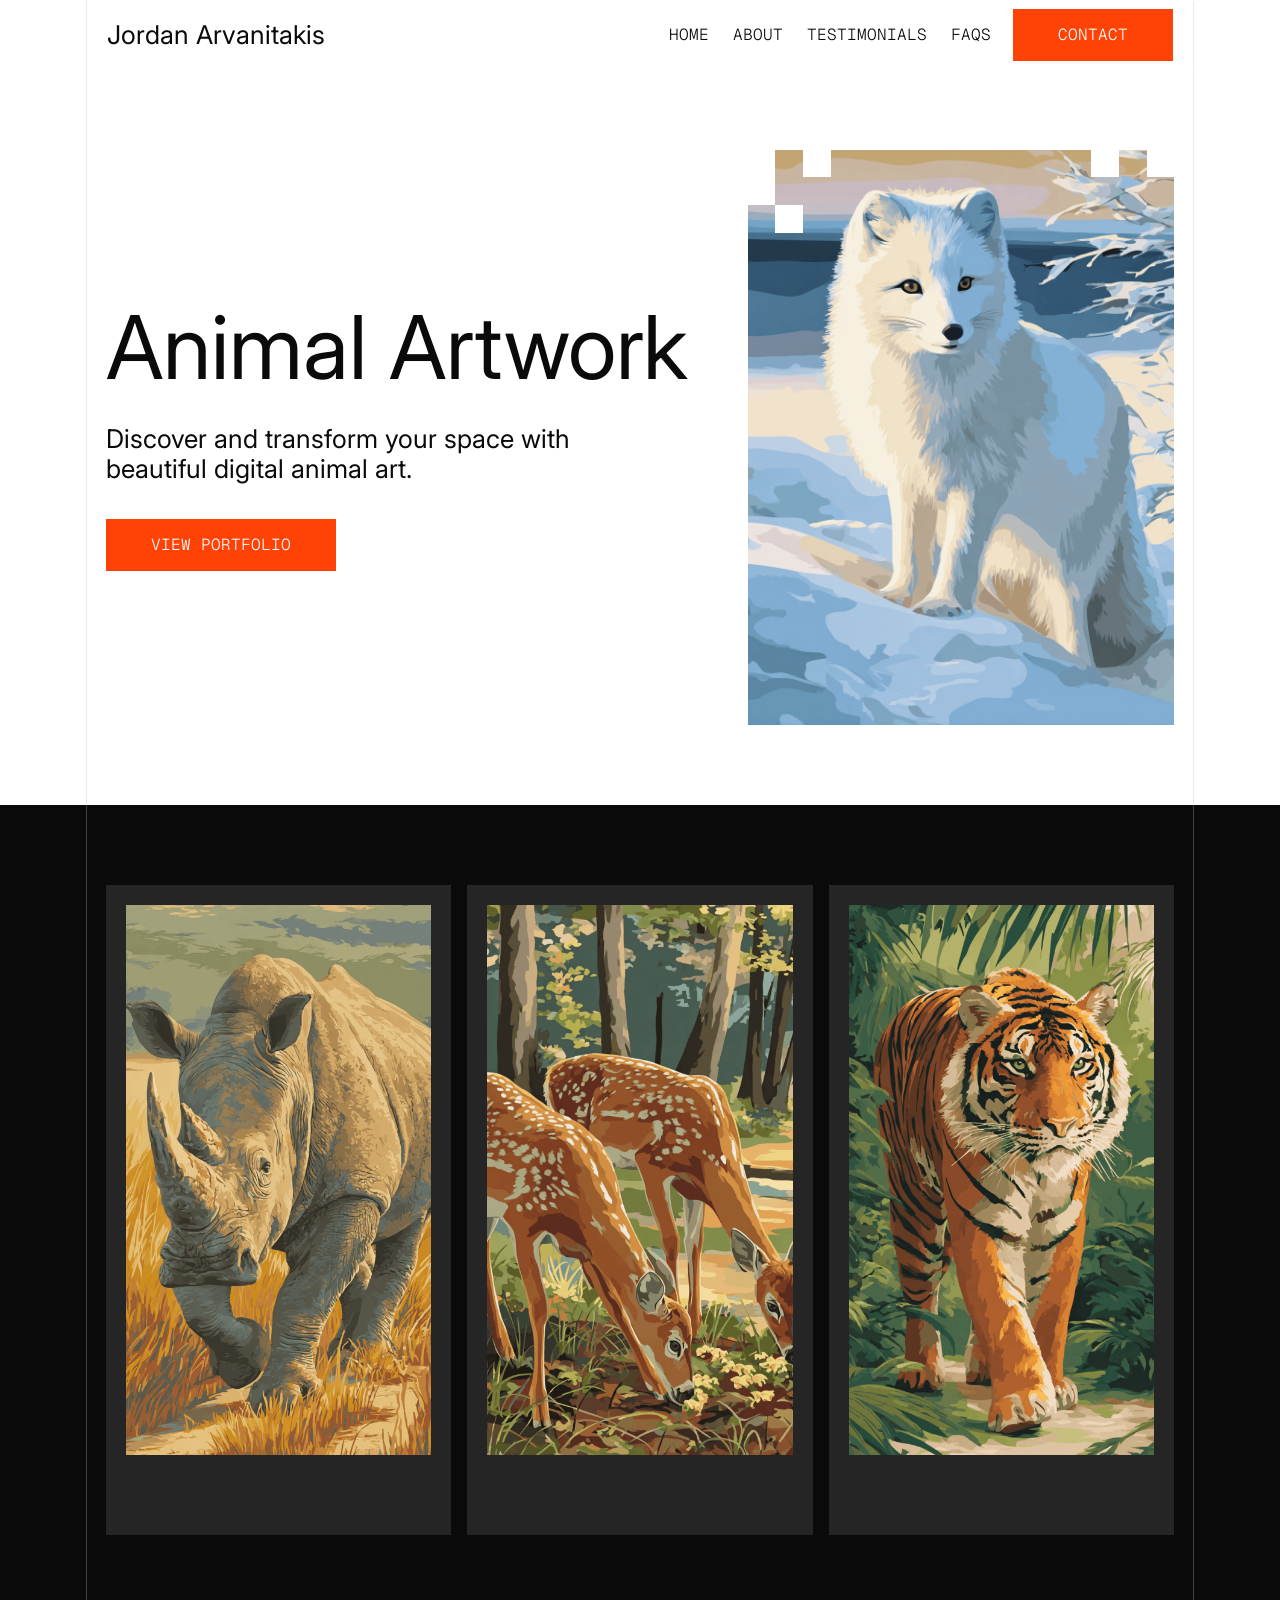
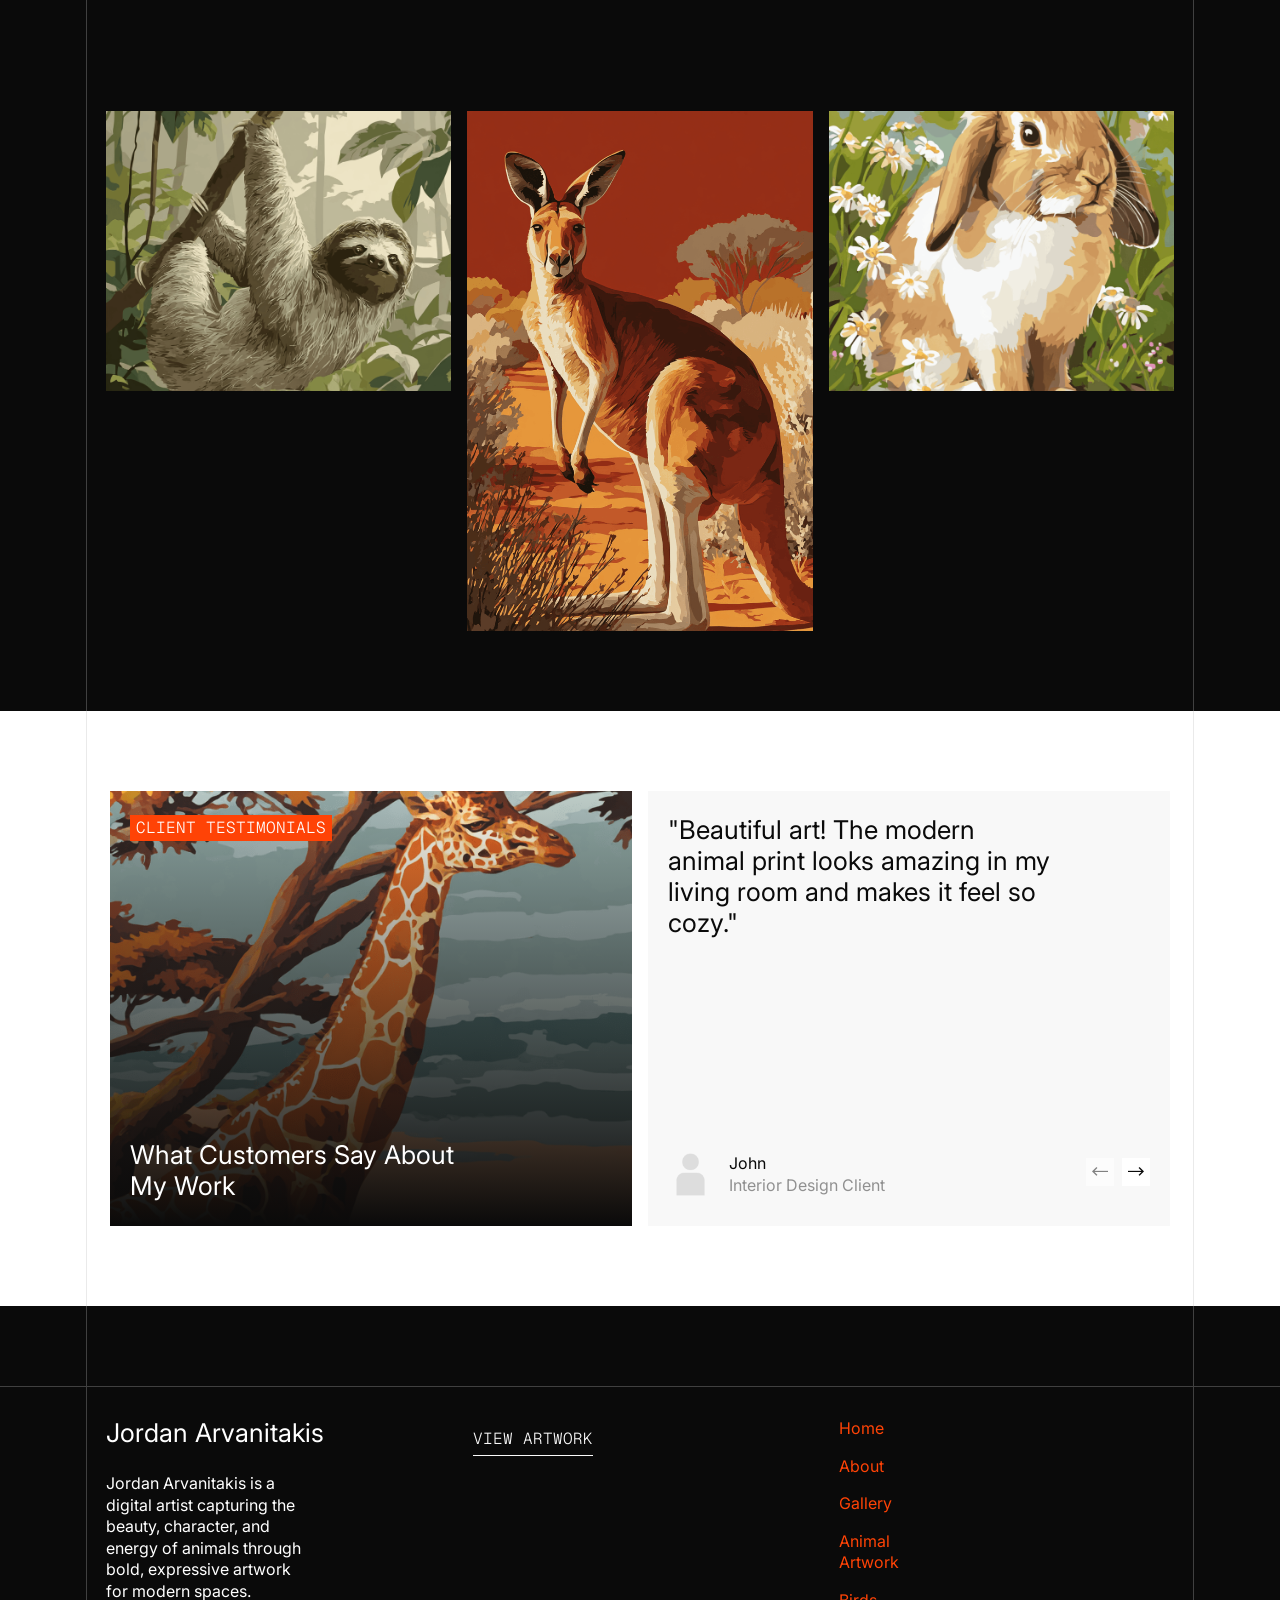
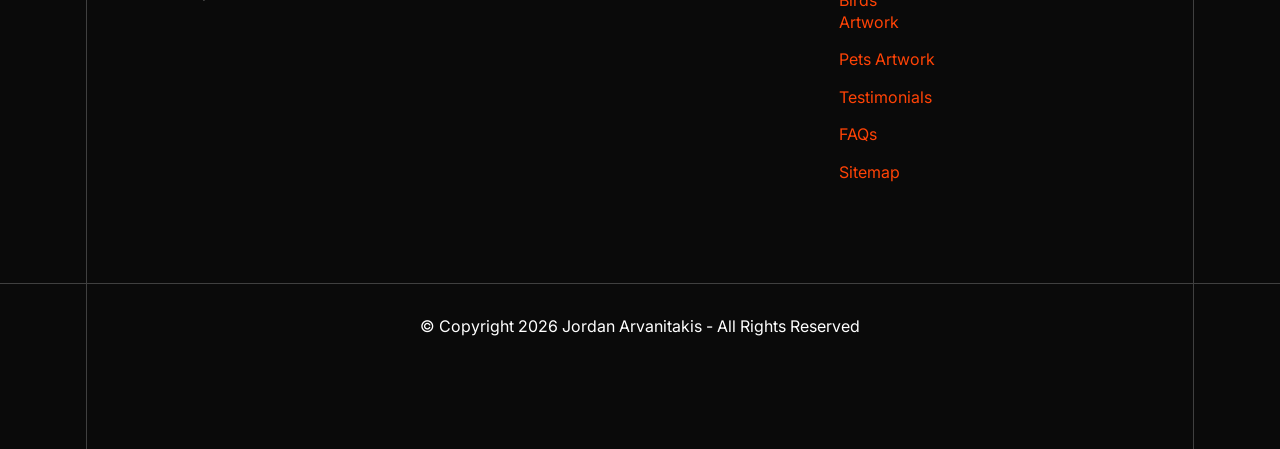
<file: digital-animals-artwork.html>
<!DOCTYPE html>
<html  >
<head>
  
  <meta charset="UTF-8">
  <meta http-equiv="X-UA-Compatible" content="IE=edge">
  
  <meta name="viewport" content="width=device-width, initial-scale=1, minimum-scale=1">
  <link rel="shortcut icon" href="assets/images/jordan-arvanitakis-favicon.png-128x128.png" type="image/x-icon">
  <meta name="description" content="Discover and transform your space with beautiful digital animal art. Get in touch with our team today for more information.">
  
  
  <title>Digital Animals Artwork - Jordan Arvanitakis</title>
  <link rel="stylesheet" href="assets/web/assets/mobirise-icons2/mobirise2.css">
  <link rel="stylesheet" href="assets/bootstrap/css/bootstrap.min.css">
  <link rel="stylesheet" href="assets/dropdown/css/style.css">
  <link rel="stylesheet" href="assets/socicon/css/styles.css">
  <link rel="stylesheet" href="assets/theme/css/style.css">
  <link rel="preload" href="https://fonts.googleapis.com/css?family=Inter:100,200,300,400,500,600,700,800,900,100i,200i,300i,400i,500i,600i,700i,800i,900i&display=swap" as="style" onload="this.onload=null;this.rel='stylesheet'">
  <noscript><link rel="stylesheet" href="https://fonts.googleapis.com/css?family=Inter:100,200,300,400,500,600,700,800,900,100i,200i,300i,400i,500i,600i,700i,800i,900i&display=swap"></noscript>
  <link rel="preload" href="https://fonts.googleapis.com/css?family=Geist+Mono:100,200,300,400,500,600,700,800,900&display=swap" as="style" onload="this.onload=null;this.rel='stylesheet'">
  <noscript><link rel="stylesheet" href="https://fonts.googleapis.com/css?family=Geist+Mono:100,200,300,400,500,600,700,800,900&display=swap"></noscript>
  <link rel="preload" as="style" href="assets/mobirise/css/mbr-additional.css?v=oVqug8"><link rel="stylesheet" href="assets/mobirise/css/mbr-additional.css?v=oVqug8" type="text/css">

  
  <meta name="google-site-verification" content="f8q4FgjmAoF-cFjdbqZAluXVYuBTKn4Tgm8tAEx5ZVU" />
  
</head>
<body>
  
  <section data-bs-version="5.1" class="menu menu01 capturem5 cid-uZd7XUgKA3" once="menu" id="menu01-9">
    

    <nav class="navbar navbar-dropdown navbar-expand-lg">
        <div class="content-wrap container">
            <div class="navbar-brand">
                
                <span class="navbar-caption-wrap"><a class="navbar-caption text-black text-primary display-5" href="https://www.jordanarvanitakis.com/">Jordan Arvanitakis<br></a></span>
            </div>
            <button class="navbar-toggler" type="button" data-toggle="collapse" data-bs-toggle="collapse" data-target="#navbarSupportedContent" data-bs-target="#navbarSupportedContent" aria-controls="navbarNavAltMarkup" aria-expanded="false" aria-label="Toggle navigation">
                <div class="hamburger">
                    <span></span>
                    <span></span>
                    <span></span>
                    <span></span>
                </div>
            </button>
            <div class="collapse navbar-collapse" id="navbarSupportedContent">
                <ul class="navbar-nav nav-dropdown" data-app-modern-menu="true"><li class="nav-item"><a class="nav-link link text-black text-primary display-4" href="https://www.jordanarvanitakis.com/">Home</a></li>
                    <li class="nav-item"><a class="nav-link link text-black text-primary display-4" href="about.html">About</a></li>
                    <li class="nav-item"><a class="nav-link link text-black text-primary display-4" href="index.html#slider01-d">Testimonials</a>
                    </li>
                    <li class="nav-item"><a class="nav-link link text-black text-primary display-4" href="index.html#list02-g">FAQS</a>
                    </li></ul>
                
                <div class="navbar-buttons mbr-section-btn"><a class="btn btn-primary display-4" href="contact.html">Contact</a></div>
            </div>
        </div>
    </nav>
</section>

<section data-bs-version="5.1" class="header02 capturem5 cid-vkjV1ovnvW" id="header02-c">
    

    
    

    <div class="container">
        <div class="row">
            <div class="col-12">
                <div class="content-wrapper">
                    <div class="content-wrap row">
                        <div class="col-12 col-lg-7">
                            <h2 class="mbr-section-title mbr-fonts-style display-1">
								Animal Artwork</h2>
                            <div class="text-wrapper">
                                <p class="mbr-text mbr-fonts-style display-5">
                                    Discover and transform your space with beautiful digital animal art.</p>
                            </div>
                            <div class="mbr-section-btn"><a class="btn btn-primary display-4" href="page1.html#pricing02-f">
                                    View Portfolio
                                </a></div>
                        </div>
                        <div class="col-12 col-lg-5">
                            <div class="image-wrapper">
                                <div class="decor-wrap decor_1">
                                    <div class="item-decor"></div>
                                    <div class="item-decor decor-opacity"></div>
                                    <div class="item-decor"></div>
                                    <div class="item-decor"></div>
                                    <div class="item-decor decor-opacity"></div>
                                    <div class="item-decor decor-opacity"></div>
                                    <div class="item-decor decor-opacity"></div>
                                    <div class="item-decor shadow-none"></div>
                                    <div class="item-decor decor-opacity"></div>
                                </div>
                                <div class="decor-wrap decor_2">
                                    <div class="item-decor"></div>
                                    <div class="item-decor decor-opacity"></div>
                                    <div class="item-decor"></div>
                                </div>
                                <div class="image-wrap">
                                    <img src="assets/images/wolf-2.png-960x1200.png" alt="image of a wolf">
                                </div>
                            </div>
                        </div>
                    </div>
                </div>
            </div>
        </div>
    </div>
</section>

<section data-bs-version="5.1" class="pricing02 capturem5 cid-vkjWLmY2rt" id="pricing02-f">
    

    
    

    <div class="container">
        <div class="row">
            <div class="col-12">
                <div class="content-wrapper">
                    
                    <div class="content-wrap row justify-content-center">
                        <div class="col-12 col-lg-4 item features-image">
                            <div class="item-wrapper">
                                <div class="item-img">
                                    <img src="assets/images/rhino.png-730x913.png" alt="digital image of a rhino">
                                </div>
                                <div class="item-content">
                                    
                                    
                                    
                                </div>
                                
                            </div>
                        </div>
                        <div class="col-12 col-lg-4 item features-image">
                            <div class="item-wrapper">
                                <div class="item-img">
                                    <img src="assets/images/deer.png-730x913.png" alt="digital image of deers">
                                </div>
                                <div class="item-content">
                                    
                                    
                                    
                                </div>
                                
                            </div>
                        </div>
                        <div class="col-12 col-lg-4 item features-image">
                            <div class="item-wrapper">
                                <div class="item-img">
                                    <img src="assets/images/tiger.png-730x913.png" alt="digital image of a tiger">
                                </div>
                                <div class="item-content">
                                    
                                    
                                    
                                </div>
                                
                            </div>
                        </div>
                    </div>
                </div>
            </div>
        </div>
    </div>
</section>

<section data-bs-version="5.1" class="features02 capturem5 cid-vkjV3jDgQg" id="features02-d">
	

	
	

	<div class="container">
		<div class="row">
			<div class="col-12">
				<div class="content-wrapper">
					<div class="content-wrap row justify-content-center">
						<div class="col-12 col-lg-4 item features-image">
							<div class="item-wrapper">
								<div class="label-wrapper">
									
									
								</div>
								<div class="image-wrapper">
									<div class="item-img">
										<img src="assets/images/sloth.png-810x1013.png" alt="digital image of a sloth">
									</div>
									
								</div>
							</div>
						</div>
						<div class="col-12 col-lg-4 item features-image">
							<div class="item-wrapper">
								<div class="label-wrapper">
									
									
								</div>
								<div class="image-wrapper card_2">
									<div class="item-img">
										<img src="assets/images/kangaroo.png-810x1013.png" alt="digital image of a kangaroo">
									</div>
									
								</div>
							</div>
						</div>
						<div class="col-12 col-lg-4 item features-image">
							<div class="item-wrapper">
								<div class="label-wrapper">
									
									
								</div>
								<div class="image-wrapper">
									<div class="item-img">
										<img src="assets/images/bunny-rabbit.png-810x1013.png" alt="digital image of a bunny rabbit">
									</div>
									
								</div>
							</div>
						</div>
						<div class="col-12 item">
							
						</div>
					</div>
				</div>
			</div>
		</div>
	</div>
</section>

<section data-bs-version="5.1" class="slider01 mbr-embla capturem5 cid-vkjZltL662" id="slider01-g">

    
    

    <div class="container">
        <div class="row">
            <div class="col-12">
                <div class="content-wrapper">
                    <div class="content-wrap row">
                        <div class="col-12 col-lg-6 card">
                            <div class="card-wrapper">
                                <div class="label-wrapper">
                                    <p class="mbr-label mbr-fonts-style display-4">
                                        Client Testimonials
                                    </p>
                                </div>
                                <div class="image-wrapper">
                                    <img src="assets/images/giraffe.png-2-960x1200.png" alt="digital image of a giraffe">
                                </div>
                                <div class="title-wrapper">
                                    <div class="title-wrap">
                                        <h2 class="mbr-section-title mbr-fonts-style display-5">
                                            What Customers Say About My Work</h2>
                                    </div>
                                    
                                </div>
                            </div>
                        </div>
                        <div class="col-12 col-lg-6 card">
                            <div class="embla" data-skip-snaps="true" data-align="center" data-contain-scroll="trimSnaps" data-auto-play-interval="2" data-draggable="true">
                                <div class="embla__viewport container">
                                    <div class="embla__container">
                                        <div class="embla__slide slider-image item">
                                            <div class="slide-content">
                                                <div class="item-wrapper">
                                                    <div class="text-wrapper">
                                                        <p class="item-text mbr-fonts-style display-5">
                                                            "Beautiful art! The modern animal print looks amazing in my living room and makes it feel so cozy."
                                                        </p>
                                                    </div>
                                                    <div class="person-wrapper">
                                                        <div class="person-wrap">
                                                            <div class="item-img">
                                                                <img src="assets/images/mbr-90x90.png" alt="">
                                                            </div>
                                                            <div class="name-wrap">
                                                                <p class="item-name mbr-fonts-style display-7">
                                                                    John</p>
                                                                <p class="item-role mbr-fonts-style display-7">
                                                                    Interior Design Client
                                                                </p>
                                                            </div>
                                                        </div>
                                                    </div>
                                                </div>
                                            </div>
                                        </div>
                                        <div class="embla__slide slider-image item">
                                            <div class="slide-content">
                                                <div class="item-wrapper">
                                                    <div class="text-wrapper">
                                                        <p class="item-text mbr-fonts-style display-5">
                                                            "We put a set of three prints in our work meeting room. It modernised the space instantly."
                                                        </p>
                                                    </div>
                                                    <div class="person-wrapper">
                                                        <div class="person-wrap">
                                                            <div class="item-img">
                                                                <img src="assets/images/mbr-90x90.png" alt="">
                                                            </div>
                                                            <div class="name-wrap">
                                                                <p class="item-name mbr-fonts-style display-7">
                                                                    Arjen</p>
                                                                <p class="item-role mbr-fonts-style display-7">
                                                                    Digital Art Buyer
                                                                </p>
                                                            </div>
                                                        </div>
                                                    </div>
                                                </div>
                                            </div>
                                        </div>
                                        <div class="embla__slide slider-image item">
                                            <div class="slide-content">
                                                <div class="item-wrapper">
                                                    <div class="text-wrapper">
                                                        <p class="item-text mbr-fonts-style display-5">
                                                            "Perfect for our kids' room. The animals look so sweet and bring a lot of joy to the space."
                                                        </p>
                                                    </div>
                                                    <div class="person-wrapper">
                                                        <div class="person-wrap">
                                                            <div class="item-img">
                                                                <img src="assets/images/mbr-90x90.png" alt="">
                                                            </div>
                                                            <div class="name-wrap">
                                                                <p class="item-name mbr-fonts-style display-7">
                                                                    Diego</p>
                                                                <p class="item-role mbr-fonts-style display-7">
                                                                    Interior Designer</p>
                                                            </div>
                                                        </div>
                                                    </div>
                                                </div>
                                            </div>
                                        </div>
                                    </div>
                                </div>
                                <button class="embla__button embla__button--prev">
                                    <span class="mobi-mbri mobi-mbri-left mbr-iconfont" aria-hidden="true"></span>
                                    <span class="sr-only visually-hidden visually-hidden visually-hidden">Previous</span>
                                </button>
                                <button class="embla__button embla__button--next">
                                    <span class="mobi-mbri mobi-mbri-right mbr-iconfont" aria-hidden="true"></span>
                                    <span class="sr-only visually-hidden visually-hidden visually-hidden">Next</span>
                                </button>
                            </div>
                        </div>
                    </div>
                </div>
            </div>
        </div>
    </div>
</section>

<section data-bs-version="5.1" class="footer01 capturem5 cid-uZd8r8mhJC" once="footers" id="footer01-a">
	

	
	

	<div class="container">
		<div class="row">
			<div class="col-12">
				<div class="content-wrapper">
					<div class="border-wrap border_1"></div>
					<div class="content-wrap row justify-content-center main-wrap">
						<div class="col-12 col-lg-4">
							<h2 class="mbr-section-title mbr-fonts-style display-5">Jordan Arvanitakis</h2>
							<div class="text-wrapper">
								<p class="mbr-text mbr-fonts-style display-7">Jordan Arvanitakis is a digital artist capturing the beauty, character, and energy of animals through bold, expressive artwork for modern spaces.
								</p>
							</div>
						</div>
						<div class="col-12 col-lg-4">
							<div class="mbr-section-btn"><a class="btn btn-white-outline display-4" href="index.html#header01-5">
									View Artwork<br></a></div>
						</div>
						<div class="col-12 col-lg-4">
							<div class="nav-wrapper">
								<div class="nav-wrap">
									
									<ul class="list mbr-fonts-style display-7">
										<li class="item-wrap"><a href="https://www.jordanarvanitakis.com/" class="text-primary">Home</a></li>
										<li class="item-wrap"><a href="about.html" class="text-primary">About</a></li>
										<li class="item-wrap"><a href="index.html#header01-5" class="text-primary">Gallery</a></li><li class="item-wrap"><a href="digital-animals-artwork.html" class="text-primary">Animal Artwork</a></li><li class="item-wrap"><a href="digital-birds-artwork.html" class="text-primary">Birds Artwork</a></li><li class="item-wrap"><a href="digital-pets-artwork.html" class="text-primary">Pets Artwork</a></li><li class="item-wrap"><a href="index.html#slider01-d" class="text-primary">Testimonials</a></li>
										<li class="item-wrap"><a href="index.html#list02-g" class="text-primary">FAQs</a></li><li class="item-wrap"><a href="html-sitemap.html" class="text-primary">Sitemap</a></li>
									</ul>
								</div>
							</div>
						</div>
					</div>
					<div class="border-wrap border_2"></div>
				</div>
				<div class="content-wrapper">
					<div class="content-wrap row">
						<div class="col-12">
							<p class="mbr-copy mbr-fonts-style display-7">
								© Copyright 2026 Jordan Arvanitakis - All Rights Reserved
							</p>
						</div>
					</div>
				</div>
			</div>
		</div>
	</div>
</section>


<script src="assets/bootstrap/js/bootstrap.bundle.min.js"></script>
  <script src="assets/smoothscroll/smooth-scroll.js"></script>
  <script src="assets/ytplayer/index.js"></script>
  <script src="assets/dropdown/js/navbar-dropdown.js"></script>
  <script src="assets/embla/embla.min.js"></script>
  <script src="assets/embla/script.js"></script>
  <script src="assets/theme/js/script.js"></script>
  
  
  
</body>
</html>
</file>
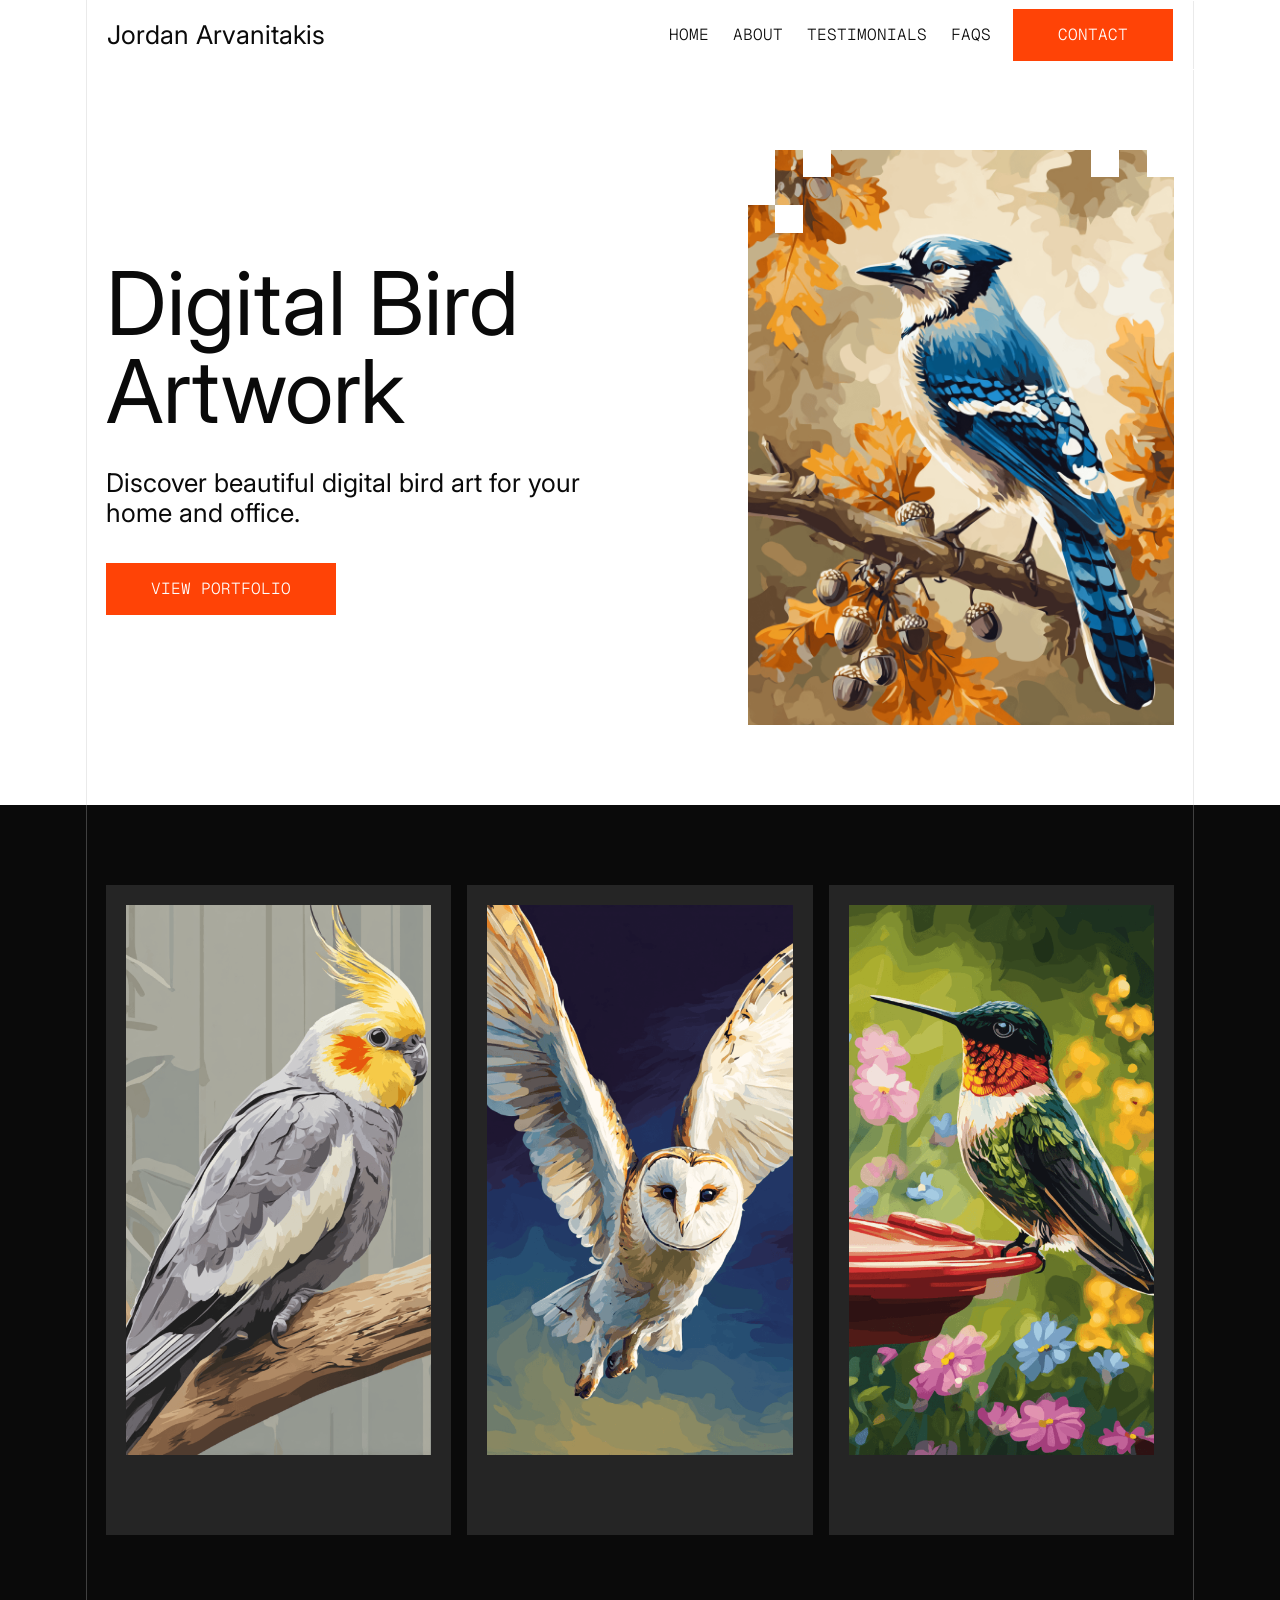
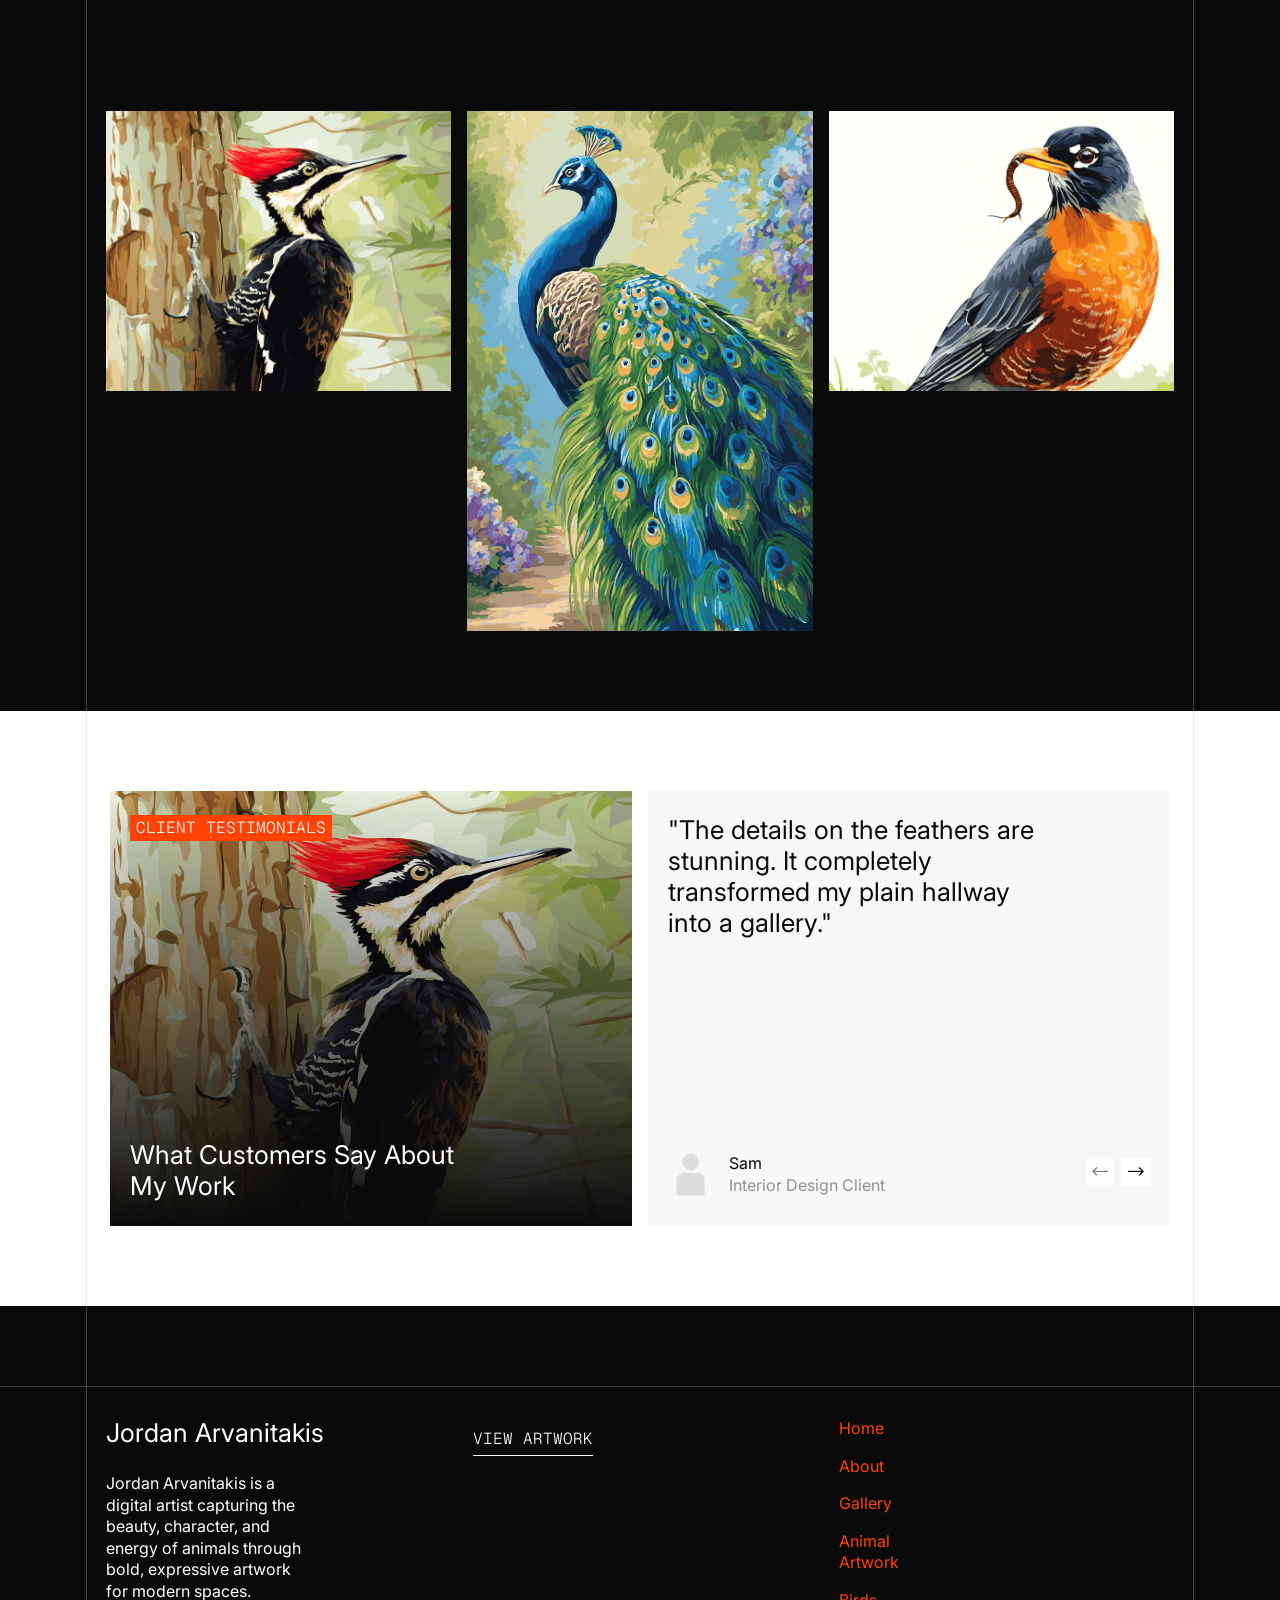
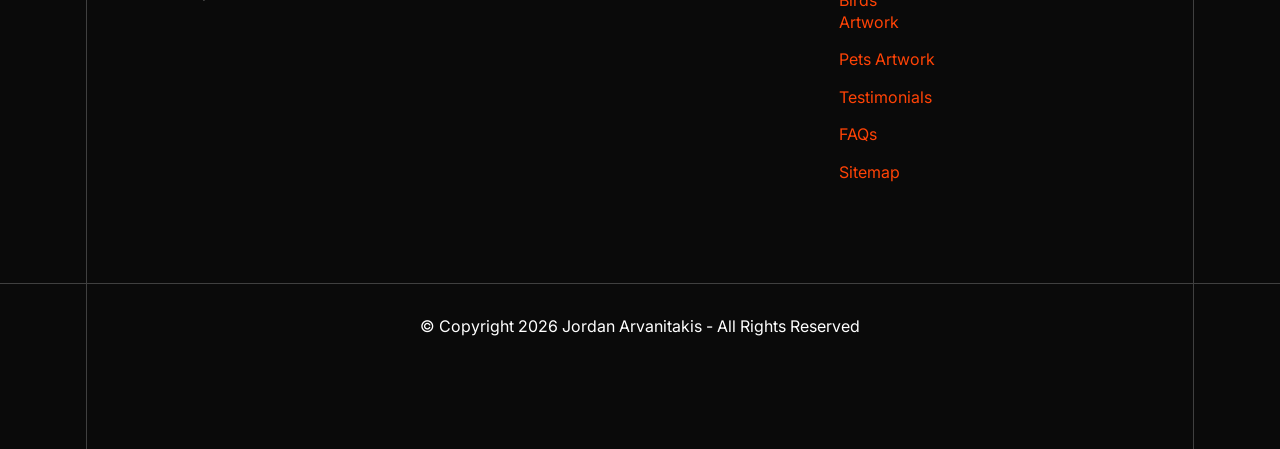
<file: digital-birds-artwork.html>
<!DOCTYPE html>
<html  >
<head>
  
  <meta charset="UTF-8">
  <meta http-equiv="X-UA-Compatible" content="IE=edge">
  
  <meta name="viewport" content="width=device-width, initial-scale=1, minimum-scale=1">
  <link rel="shortcut icon" href="assets/images/jordan-arvanitakis-favicon.png-128x128.png" type="image/x-icon">
  <meta name="description" content="Discover beautiful digital bird art for your home and office. Get in touch with our team today for more information.">
  
  
  <title>Digital Birds Artwork - Jordan Arvanitakis</title>
  <link rel="stylesheet" href="assets/web/assets/mobirise-icons2/mobirise2.css">
  <link rel="stylesheet" href="assets/bootstrap/css/bootstrap.min.css">
  <link rel="stylesheet" href="assets/dropdown/css/style.css">
  <link rel="stylesheet" href="assets/socicon/css/styles.css">
  <link rel="stylesheet" href="assets/theme/css/style.css">
  <link rel="preload" href="https://fonts.googleapis.com/css?family=Inter:100,200,300,400,500,600,700,800,900,100i,200i,300i,400i,500i,600i,700i,800i,900i&display=swap" as="style" onload="this.onload=null;this.rel='stylesheet'">
  <noscript><link rel="stylesheet" href="https://fonts.googleapis.com/css?family=Inter:100,200,300,400,500,600,700,800,900,100i,200i,300i,400i,500i,600i,700i,800i,900i&display=swap"></noscript>
  <link rel="preload" href="https://fonts.googleapis.com/css?family=Geist+Mono:100,200,300,400,500,600,700,800,900&display=swap" as="style" onload="this.onload=null;this.rel='stylesheet'">
  <noscript><link rel="stylesheet" href="https://fonts.googleapis.com/css?family=Geist+Mono:100,200,300,400,500,600,700,800,900&display=swap"></noscript>
  <link rel="preload" as="style" href="assets/mobirise/css/mbr-additional.css?v=YtixlB"><link rel="stylesheet" href="assets/mobirise/css/mbr-additional.css?v=YtixlB" type="text/css">

  
  <meta name="google-site-verification" content="f8q4FgjmAoF-cFjdbqZAluXVYuBTKn4Tgm8tAEx5ZVU" />
  
</head>
<body>
  
  <section data-bs-version="5.1" class="menu menu01 capturem5 cid-vkk0pyyQZq" once="menu" id="menu01-h">
    

    <nav class="navbar navbar-dropdown navbar-expand-lg">
        <div class="content-wrap container">
            <div class="navbar-brand">
                
                <span class="navbar-caption-wrap"><a class="navbar-caption text-black text-primary display-5" href="https://www.jordanarvanitakis.com/">Jordan Arvanitakis<br></a></span>
            </div>
            <button class="navbar-toggler" type="button" data-toggle="collapse" data-bs-toggle="collapse" data-target="#navbarSupportedContent" data-bs-target="#navbarSupportedContent" aria-controls="navbarNavAltMarkup" aria-expanded="false" aria-label="Toggle navigation">
                <div class="hamburger">
                    <span></span>
                    <span></span>
                    <span></span>
                    <span></span>
                </div>
            </button>
            <div class="collapse navbar-collapse" id="navbarSupportedContent">
                <ul class="navbar-nav nav-dropdown" data-app-modern-menu="true"><li class="nav-item"><a class="nav-link link text-black text-primary display-4" href="https://www.jordanarvanitakis.com/">Home</a></li>
                    <li class="nav-item"><a class="nav-link link text-black text-primary display-4" href="about.html">About</a></li>
                    <li class="nav-item"><a class="nav-link link text-black text-primary display-4" href="index.html#slider01-d">Testimonials</a>
                    </li>
                    <li class="nav-item"><a class="nav-link link text-black text-primary display-4" href="index.html#list02-g">FAQS</a>
                    </li></ul>
                
                <div class="navbar-buttons mbr-section-btn"><a class="btn btn-primary display-4" href="contact.html">Contact</a></div>
            </div>
        </div>
    </nav>
</section>

<section data-bs-version="5.1" class="header02 capturem5 cid-vkk0pz9EOX" id="header02-i">
    

    
    

    <div class="container">
        <div class="row">
            <div class="col-12">
                <div class="content-wrapper">
                    <div class="content-wrap row">
                        <div class="col-12 col-lg-7">
                            <h2 class="mbr-section-title mbr-fonts-style display-1">Digital Bird Artwork</h2>
                            <div class="text-wrapper">
                                <p class="mbr-text mbr-fonts-style display-5">
                                    Discover beautiful digital bird art for your home and office.</p>
                            </div>
                            <div class="mbr-section-btn"><a class="btn btn-primary display-4" href="page1.html#pricing02-f">
                                    View Portfolio
                                </a></div>
                        </div>
                        <div class="col-12 col-lg-5">
                            <div class="image-wrapper">
                                <div class="decor-wrap decor_1">
                                    <div class="item-decor"></div>
                                    <div class="item-decor decor-opacity"></div>
                                    <div class="item-decor"></div>
                                    <div class="item-decor"></div>
                                    <div class="item-decor decor-opacity"></div>
                                    <div class="item-decor decor-opacity"></div>
                                    <div class="item-decor decor-opacity"></div>
                                    <div class="item-decor shadow-none"></div>
                                    <div class="item-decor decor-opacity"></div>
                                </div>
                                <div class="decor-wrap decor_2">
                                    <div class="item-decor"></div>
                                    <div class="item-decor decor-opacity"></div>
                                    <div class="item-decor"></div>
                                </div>
                                <div class="image-wrap">
                                    <img src="assets/images/bluejay.png-960x1200.png" alt="digital image of bluejay">
                                </div>
                            </div>
                        </div>
                    </div>
                </div>
            </div>
        </div>
    </div>
</section>

<section data-bs-version="5.1" class="pricing02 capturem5 cid-vkk0pzD3cE" id="pricing02-j">
    

    
    

    <div class="container">
        <div class="row">
            <div class="col-12">
                <div class="content-wrapper">
                    
                    <div class="content-wrap row justify-content-center">
                        <div class="col-12 col-lg-4 item features-image">
                            <div class="item-wrapper">
                                <div class="item-img">
                                    <img src="assets/images/parakeet.png-730x913.png" alt="digital image of a parakeet">
                                </div>
                                <div class="item-content">
                                    
                                    
                                    
                                </div>
                                
                            </div>
                        </div>
                        <div class="col-12 col-lg-4 item features-image">
                            <div class="item-wrapper">
                                <div class="item-img">
                                    <img src="assets/images/tawny-owl.png-730x913.png" alt="digital image of an owl">
                                </div>
                                <div class="item-content">
                                    
                                    
                                    
                                </div>
                                
                            </div>
                        </div>
                        <div class="col-12 col-lg-4 item features-image">
                            <div class="item-wrapper">
                                <div class="item-img">
                                    <img src="assets/images/hummingbird.png-730x913.png" alt="digital image of a hummingbird">
                                </div>
                                <div class="item-content">
                                    
                                    
                                    
                                </div>
                                
                            </div>
                        </div>
                    </div>
                </div>
            </div>
        </div>
    </div>
</section>

<section data-bs-version="5.1" class="features02 capturem5 cid-vkk0pA5gwD" id="features02-k">
	

	
	

	<div class="container">
		<div class="row">
			<div class="col-12">
				<div class="content-wrapper">
					<div class="content-wrap row justify-content-center">
						<div class="col-12 col-lg-4 item features-image">
							<div class="item-wrapper">
								<div class="label-wrapper">
									
									
								</div>
								<div class="image-wrapper">
									<div class="item-img">
										<img src="assets/images/woodpecker.png-1-810x1013.png" alt="digital image of a woodpecker">
									</div>
									
								</div>
							</div>
						</div>
						<div class="col-12 col-lg-4 item features-image">
							<div class="item-wrapper">
								<div class="label-wrapper">
									
									
								</div>
								<div class="image-wrapper card_2">
									<div class="item-img">
										<img src="assets/images/peacock.png-810x1013.png" alt="digital image of a peacock">
									</div>
									
								</div>
							</div>
						</div>
						<div class="col-12 col-lg-4 item features-image">
							<div class="item-wrapper">
								<div class="label-wrapper">
									
									
								</div>
								<div class="image-wrapper">
									<div class="item-img">
										<img src="assets/images/yellow-crest.png-810x1013.png" alt="digital image of a yellow crest">
									</div>
									
								</div>
							</div>
						</div>
						<div class="col-12 item">
							
						</div>
					</div>
				</div>
			</div>
		</div>
	</div>
</section>

<section data-bs-version="5.1" class="slider01 mbr-embla capturem5 cid-vkk0pADhij" id="slider01-l">

    
    

    <div class="container">
        <div class="row">
            <div class="col-12">
                <div class="content-wrapper">
                    <div class="content-wrap row">
                        <div class="col-12 col-lg-6 card">
                            <div class="card-wrapper">
                                <div class="label-wrapper">
                                    <p class="mbr-label mbr-fonts-style display-4">
                                        Client Testimonials
                                    </p>
                                </div>
                                <div class="image-wrapper">
                                    <img src="assets/images/woodpecker.png-1-960x1200.png" alt="digital image of a woodpecker">
                                </div>
                                <div class="title-wrapper">
                                    <div class="title-wrap">
                                        <h2 class="mbr-section-title mbr-fonts-style display-5">
                                            What Customers Say About My Work</h2>
                                    </div>
                                    
                                </div>
                            </div>
                        </div>
                        <div class="col-12 col-lg-6 card">
                            <div class="embla" data-skip-snaps="true" data-align="center" data-contain-scroll="trimSnaps" data-auto-play-interval="2" data-draggable="true">
                                <div class="embla__viewport container">
                                    <div class="embla__container">
                                        <div class="embla__slide slider-image item">
                                            <div class="slide-content">
                                                <div class="item-wrapper">
                                                    <div class="text-wrapper">
                                                        <p class="item-text mbr-fonts-style display-5">
                                                            "The details on the feathers are stunning. It completely transformed my plain hallway into a gallery."
                                                        </p>
                                                    </div>
                                                    <div class="person-wrapper">
                                                        <div class="person-wrap">
                                                            <div class="item-img">
                                                                <img src="assets/images/mbr-90x90.png" alt="">
                                                            </div>
                                                            <div class="name-wrap">
                                                                <p class="item-name mbr-fonts-style display-7">
                                                                    Sam</p>
                                                                <p class="item-role mbr-fonts-style display-7">
                                                                    Interior Design Client
                                                                </p>
                                                            </div>
                                                        </div>
                                                    </div>
                                                </div>
                                            </div>
                                        </div>
                                        <div class="embla__slide slider-image item">
                                            <div class="slide-content">
                                                <div class="item-wrapper">
                                                    <div class="text-wrapper">
                                                        <p class="item-text mbr-fonts-style display-5">
                                                            "I hung a hummingbird print in my home office. It adds a wonderful pop of colour to my video call background."
                                                        </p>
                                                    </div>
                                                    <div class="person-wrapper">
                                                        <div class="person-wrap">
                                                            <div class="item-img">
                                                                <img src="assets/images/mbr-90x90.png" alt="">
                                                            </div>
                                                            <div class="name-wrap">
                                                                <p class="item-name mbr-fonts-style display-7">
                                                                    Matthew</p>
                                                                <p class="item-role mbr-fonts-style display-7">
                                                                    Digital Art Buyer
                                                                </p>
                                                            </div>
                                                        </div>
                                                    </div>
                                                </div>
                                            </div>
                                        </div>
                                        <div class="embla__slide slider-image item">
                                            <div class="slide-content">
                                                <div class="item-wrapper">
                                                    <div class="text-wrapper">
                                                        <p class="item-text mbr-fonts-style display-5">
                                                            "I put a blue jay print in our guest room. My visitors always say how lovely and inviting it looks."
                                                        </p>
                                                    </div>
                                                    <div class="person-wrapper">
                                                        <div class="person-wrap">
                                                            <div class="item-img">
                                                                <img src="assets/images/mbr-90x90.png" alt="">
                                                            </div>
                                                            <div class="name-wrap">
                                                                <p class="item-name mbr-fonts-style display-7">
                                                                    Sabrina</p>
                                                                <p class="item-role mbr-fonts-style display-7">
                                                                    Interior Designer</p>
                                                            </div>
                                                        </div>
                                                    </div>
                                                </div>
                                            </div>
                                        </div>
                                    </div>
                                </div>
                                <button class="embla__button embla__button--prev">
                                    <span class="mobi-mbri mobi-mbri-left mbr-iconfont" aria-hidden="true"></span>
                                    <span class="sr-only visually-hidden visually-hidden visually-hidden">Previous</span>
                                </button>
                                <button class="embla__button embla__button--next">
                                    <span class="mobi-mbri mobi-mbri-right mbr-iconfont" aria-hidden="true"></span>
                                    <span class="sr-only visually-hidden visually-hidden visually-hidden">Next</span>
                                </button>
                            </div>
                        </div>
                    </div>
                </div>
            </div>
        </div>
    </div>
</section>

<section data-bs-version="5.1" class="footer01 capturem5 cid-vkk0pBlrlt" once="footers" id="footer01-m">
	

	
	

	<div class="container">
		<div class="row">
			<div class="col-12">
				<div class="content-wrapper">
					<div class="border-wrap border_1"></div>
					<div class="content-wrap row justify-content-center main-wrap">
						<div class="col-12 col-lg-4">
							<h2 class="mbr-section-title mbr-fonts-style display-5">Jordan Arvanitakis</h2>
							<div class="text-wrapper">
								<p class="mbr-text mbr-fonts-style display-7">Jordan Arvanitakis is a digital artist capturing the beauty, character, and energy of animals through bold, expressive artwork for modern spaces.
								</p>
							</div>
						</div>
						<div class="col-12 col-lg-4">
							<div class="mbr-section-btn"><a class="btn btn-white-outline display-4" href="index.html#header01-5">
									View Artwork<br></a></div>
						</div>
						<div class="col-12 col-lg-4">
							<div class="nav-wrapper">
								<div class="nav-wrap">
									
									<ul class="list mbr-fonts-style display-7">
										<li class="item-wrap"><a href="https://www.jordanarvanitakis.com/" class="text-primary">Home</a></li>
										<li class="item-wrap"><a href="about.html" class="text-primary">About</a></li>
										<li class="item-wrap"><a href="index.html#header01-5" class="text-primary">Gallery</a></li><li class="item-wrap"><a href="digital-animals-artwork.html" class="text-primary">Animal Artwork</a></li><li class="item-wrap"><a href="digital-birds-artwork.html" class="text-primary">Birds Artwork</a></li><li class="item-wrap"><a href="digital-pets-artwork.html" class="text-primary">Pets Artwork</a></li><li class="item-wrap"><a href="index.html#slider01-d" class="text-primary">Testimonials</a></li>
										<li class="item-wrap"><a href="index.html#list02-g" class="text-primary">FAQs</a></li><li class="item-wrap"><a href="html-sitemap.html" class="text-primary">Sitemap</a></li>
									</ul>
								</div>
							</div>
						</div>
					</div>
					<div class="border-wrap border_2"></div>
				</div>
				<div class="content-wrapper">
					<div class="content-wrap row">
						<div class="col-12">
							<p class="mbr-copy mbr-fonts-style display-7">
								© Copyright 2026 Jordan Arvanitakis - All Rights Reserved
							</p>
						</div>
					</div>
				</div>
			</div>
		</div>
	</div>
</section>


<script src="assets/bootstrap/js/bootstrap.bundle.min.js"></script>
  <script src="assets/smoothscroll/smooth-scroll.js"></script>
  <script src="assets/ytplayer/index.js"></script>
  <script src="assets/dropdown/js/navbar-dropdown.js"></script>
  <script src="assets/embla/embla.min.js"></script>
  <script src="assets/embla/script.js"></script>
  <script src="assets/theme/js/script.js"></script>
  
  
  
</body>
</html>
</file>
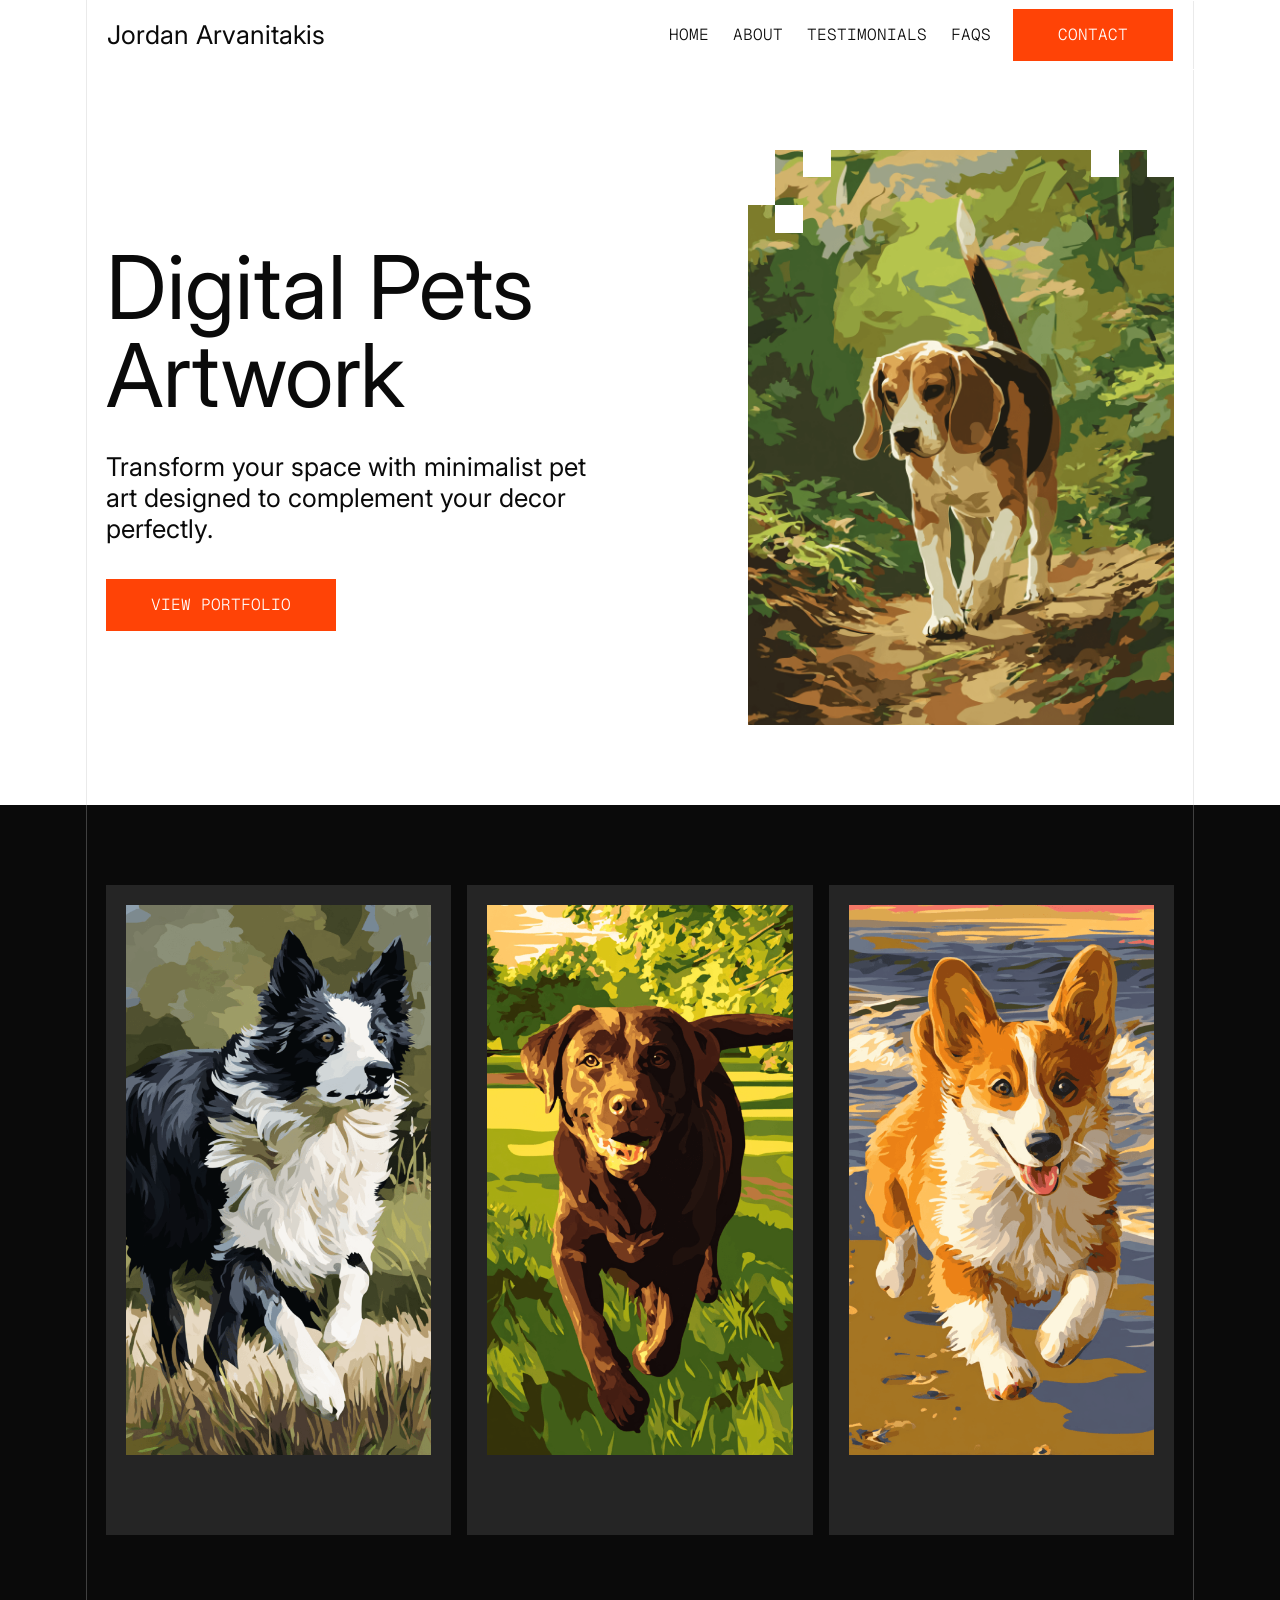
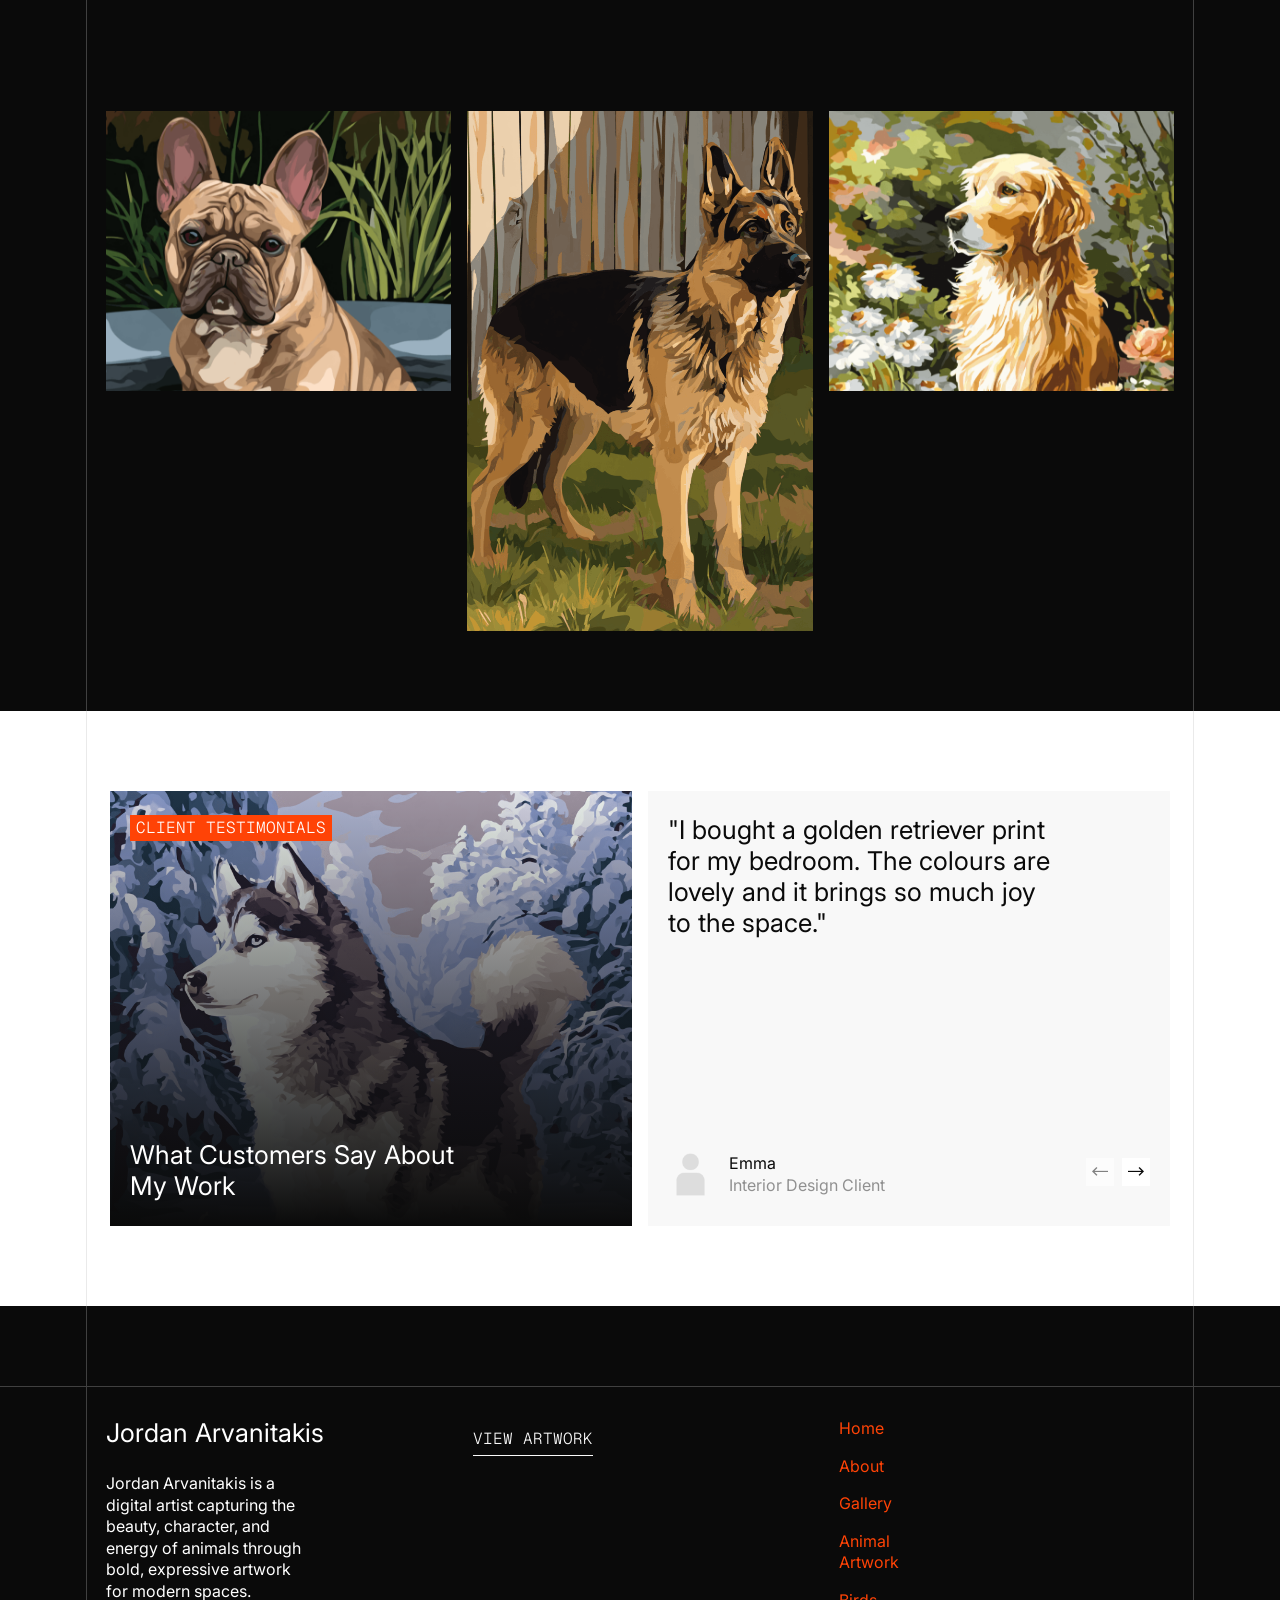
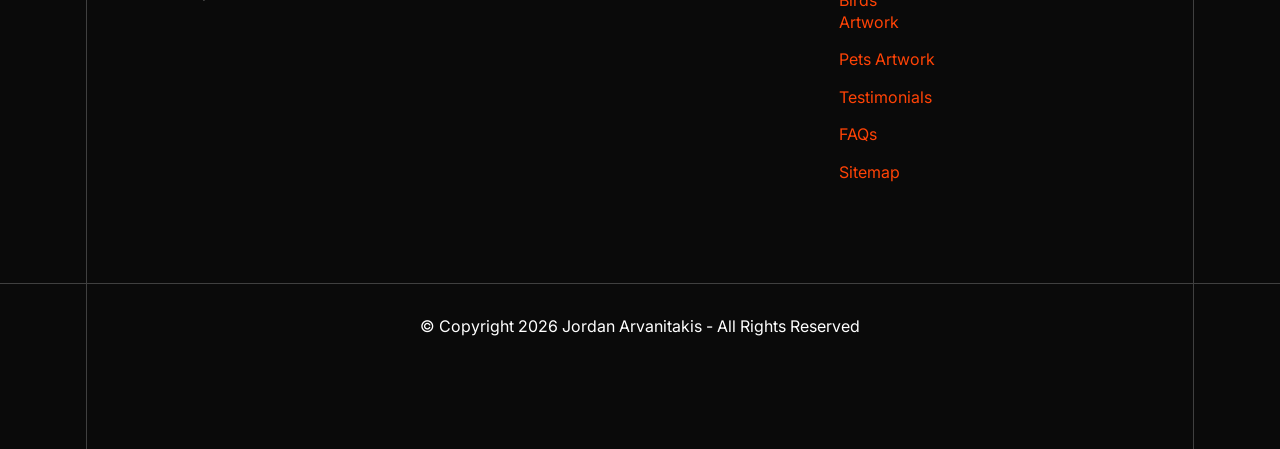
<file: digital-pets-artwork.html>
<!DOCTYPE html>
<html  >
<head>
  
  <meta charset="UTF-8">
  <meta http-equiv="X-UA-Compatible" content="IE=edge">
  
  <meta name="viewport" content="width=device-width, initial-scale=1, minimum-scale=1">
  <link rel="shortcut icon" href="assets/images/jordan-arvanitakis-favicon.png-128x128.png" type="image/x-icon">
  <meta name="description" content="Transform your space with minimalist pet art designed to complement your decor perfectly. Get in touch with our team today for more information.">
  
  
  <title>Digital Pets Artwork - Jordan Arvanitakis</title>
  <link rel="stylesheet" href="assets/web/assets/mobirise-icons2/mobirise2.css">
  <link rel="stylesheet" href="assets/bootstrap/css/bootstrap.min.css">
  <link rel="stylesheet" href="assets/dropdown/css/style.css">
  <link rel="stylesheet" href="assets/socicon/css/styles.css">
  <link rel="stylesheet" href="assets/theme/css/style.css">
  <link rel="preload" href="https://fonts.googleapis.com/css?family=Inter:100,200,300,400,500,600,700,800,900,100i,200i,300i,400i,500i,600i,700i,800i,900i&display=swap" as="style" onload="this.onload=null;this.rel='stylesheet'">
  <noscript><link rel="stylesheet" href="https://fonts.googleapis.com/css?family=Inter:100,200,300,400,500,600,700,800,900,100i,200i,300i,400i,500i,600i,700i,800i,900i&display=swap"></noscript>
  <link rel="preload" href="https://fonts.googleapis.com/css?family=Geist+Mono:100,200,300,400,500,600,700,800,900&display=swap" as="style" onload="this.onload=null;this.rel='stylesheet'">
  <noscript><link rel="stylesheet" href="https://fonts.googleapis.com/css?family=Geist+Mono:100,200,300,400,500,600,700,800,900&display=swap"></noscript>
  <link rel="preload" as="style" href="assets/mobirise/css/mbr-additional.css?v=GHwQlO"><link rel="stylesheet" href="assets/mobirise/css/mbr-additional.css?v=GHwQlO" type="text/css">

  
  <meta name="google-site-verification" content="f8q4FgjmAoF-cFjdbqZAluXVYuBTKn4Tgm8tAEx5ZVU" />
  
</head>
<body>
  
  <section data-bs-version="5.1" class="menu menu01 capturem5 cid-vkk2vuCCGU" once="menu" id="menu01-n">
    

    <nav class="navbar navbar-dropdown navbar-expand-lg">
        <div class="content-wrap container">
            <div class="navbar-brand">
                
                <span class="navbar-caption-wrap"><a class="navbar-caption text-black text-primary display-5" href="https://www.jordanarvanitakis.com/">Jordan Arvanitakis<br></a></span>
            </div>
            <button class="navbar-toggler" type="button" data-toggle="collapse" data-bs-toggle="collapse" data-target="#navbarSupportedContent" data-bs-target="#navbarSupportedContent" aria-controls="navbarNavAltMarkup" aria-expanded="false" aria-label="Toggle navigation">
                <div class="hamburger">
                    <span></span>
                    <span></span>
                    <span></span>
                    <span></span>
                </div>
            </button>
            <div class="collapse navbar-collapse" id="navbarSupportedContent">
                <ul class="navbar-nav nav-dropdown" data-app-modern-menu="true"><li class="nav-item"><a class="nav-link link text-black text-primary display-4" href="https://www.jordanarvanitakis.com/">Home</a></li>
                    <li class="nav-item"><a class="nav-link link text-black text-primary display-4" href="about.html">About</a></li>
                    <li class="nav-item"><a class="nav-link link text-black text-primary display-4" href="index.html#slider01-d">Testimonials</a>
                    </li>
                    <li class="nav-item"><a class="nav-link link text-black text-primary display-4" href="index.html#list02-g">FAQS</a>
                    </li></ul>
                
                <div class="navbar-buttons mbr-section-btn"><a class="btn btn-primary display-4" href="contact.html">Contact</a></div>
            </div>
        </div>
    </nav>
</section>

<section data-bs-version="5.1" class="header02 capturem5 cid-vkk2vvhODR" id="header02-o">
    

    
    

    <div class="container">
        <div class="row">
            <div class="col-12">
                <div class="content-wrapper">
                    <div class="content-wrap row">
                        <div class="col-12 col-lg-7">
                            <h2 class="mbr-section-title mbr-fonts-style display-1">Digital Pets Artwork</h2>
                            <div class="text-wrapper">
                                <p class="mbr-text mbr-fonts-style display-5">
                                    Transform your space with minimalist pet art designed to complement your decor perfectly.</p>
                            </div>
                            <div class="mbr-section-btn"><a class="btn btn-primary display-4" href="page1.html#pricing02-f">
                                    View Portfolio
                                </a></div>
                        </div>
                        <div class="col-12 col-lg-5">
                            <div class="image-wrapper">
                                <div class="decor-wrap decor_1">
                                    <div class="item-decor"></div>
                                    <div class="item-decor decor-opacity"></div>
                                    <div class="item-decor"></div>
                                    <div class="item-decor"></div>
                                    <div class="item-decor decor-opacity"></div>
                                    <div class="item-decor decor-opacity"></div>
                                    <div class="item-decor decor-opacity"></div>
                                    <div class="item-decor shadow-none"></div>
                                    <div class="item-decor decor-opacity"></div>
                                </div>
                                <div class="decor-wrap decor_2">
                                    <div class="item-decor"></div>
                                    <div class="item-decor decor-opacity"></div>
                                    <div class="item-decor"></div>
                                </div>
                                <div class="image-wrap">
                                    <img src="assets/images/beagle.png-960x1200.png" alt="digital image of beagle">
                                </div>
                            </div>
                        </div>
                    </div>
                </div>
            </div>
        </div>
    </div>
</section>

<section data-bs-version="5.1" class="pricing02 capturem5 cid-vkk2vvWiH7" id="pricing02-p">
    

    
    

    <div class="container">
        <div class="row">
            <div class="col-12">
                <div class="content-wrapper">
                    
                    <div class="content-wrap row justify-content-center">
                        <div class="col-12 col-lg-4 item features-image">
                            <div class="item-wrapper">
                                <div class="item-img">
                                    <img src="assets/images/border-collie.png-730x913.png" alt="digital image of a border-collie">
                                </div>
                                <div class="item-content">
                                    
                                    
                                    
                                </div>
                                
                            </div>
                        </div>
                        <div class="col-12 col-lg-4 item features-image">
                            <div class="item-wrapper">
                                <div class="item-img">
                                    <img src="assets/images/chocolate-labrador.png-730x913.png" alt="digital image of a chocolate labrador">
                                </div>
                                <div class="item-content">
                                    
                                    
                                    
                                </div>
                                
                            </div>
                        </div>
                        <div class="col-12 col-lg-4 item features-image">
                            <div class="item-wrapper">
                                <div class="item-img">
                                    <img src="assets/images/corgie.png-730x913.png" alt="digital image of a corgi">
                                </div>
                                <div class="item-content">
                                    
                                    
                                    
                                </div>
                                
                            </div>
                        </div>
                    </div>
                </div>
            </div>
        </div>
    </div>
</section>

<section data-bs-version="5.1" class="features02 capturem5 cid-vkk2vwzZwD" id="features02-q">
	

	
	

	<div class="container">
		<div class="row">
			<div class="col-12">
				<div class="content-wrapper">
					<div class="content-wrap row justify-content-center">
						<div class="col-12 col-lg-4 item features-image">
							<div class="item-wrapper">
								<div class="label-wrapper">
									
									
								</div>
								<div class="image-wrapper">
									<div class="item-img">
										<img src="assets/images/french-bulldog.png-1-810x1013.png" alt="digital image of a french bulldog">
									</div>
									
								</div>
							</div>
						</div>
						<div class="col-12 col-lg-4 item features-image">
							<div class="item-wrapper">
								<div class="label-wrapper">
									
									
								</div>
								<div class="image-wrapper card_2">
									<div class="item-img">
										<img src="assets/images/german-shephard.png-810x1013.png" alt="digital image of a german shephard">
									</div>
									
								</div>
							</div>
						</div>
						<div class="col-12 col-lg-4 item features-image">
							<div class="item-wrapper">
								<div class="label-wrapper">
									
									
								</div>
								<div class="image-wrapper">
									<div class="item-img">
										<img src="assets/images/golden-retriever.png-810x1013.png" alt="digital image of a golden retriever">
									</div>
									
								</div>
							</div>
						</div>
						<div class="col-12 item">
							
						</div>
					</div>
				</div>
			</div>
		</div>
	</div>
</section>

<section data-bs-version="5.1" class="slider01 mbr-embla capturem5 cid-vkk2vxbisI" id="slider01-r">

    
    

    <div class="container">
        <div class="row">
            <div class="col-12">
                <div class="content-wrapper">
                    <div class="content-wrap row">
                        <div class="col-12 col-lg-6 card">
                            <div class="card-wrapper">
                                <div class="label-wrapper">
                                    <p class="mbr-label mbr-fonts-style display-4">
                                        Client Testimonials
                                    </p>
                                </div>
                                <div class="image-wrapper">
                                    <img src="assets/images/husky.png-960x1200.png" alt="digital image of a husky">
                                </div>
                                <div class="title-wrapper">
                                    <div class="title-wrap">
                                        <h2 class="mbr-section-title mbr-fonts-style display-5">
                                            What Customers Say About My Work</h2>
                                    </div>
                                    
                                </div>
                            </div>
                        </div>
                        <div class="col-12 col-lg-6 card">
                            <div class="embla" data-skip-snaps="true" data-align="center" data-contain-scroll="trimSnaps" data-auto-play-interval="2" data-draggable="true">
                                <div class="embla__viewport container">
                                    <div class="embla__container">
                                        <div class="embla__slide slider-image item">
                                            <div class="slide-content">
                                                <div class="item-wrapper">
                                                    <div class="text-wrapper">
                                                        <p class="item-text mbr-fonts-style display-5">
                                                            "I bought a golden retriever print for my bedroom. The colours are lovely and it brings so much joy to the space."
                                                        </p>
                                                    </div>
                                                    <div class="person-wrapper">
                                                        <div class="person-wrap">
                                                            <div class="item-img">
                                                                <img src="assets/images/mbr-90x90.png" alt="">
                                                            </div>
                                                            <div class="name-wrap">
                                                                <p class="item-name mbr-fonts-style display-7">
                                                                    Emma</p>
                                                                <p class="item-role mbr-fonts-style display-7">
                                                                    Interior Design Client
                                                                </p>
                                                            </div>
                                                        </div>
                                                    </div>
                                                </div>
                                            </div>
                                        </div>
                                        <div class="embla__slide slider-image item">
                                            <div class="slide-content">
                                                <div class="item-wrapper">
                                                    <div class="text-wrapper">
                                                        <p class="item-text mbr-fonts-style display-5">
                                                            "The corgi art looks so elegant. It fits our modern living room decor perfectly and gets so many compliments."
                                                        </p>
                                                    </div>
                                                    <div class="person-wrapper">
                                                        <div class="person-wrap">
                                                            <div class="item-img">
                                                                <img src="assets/images/mbr-90x90.png" alt="">
                                                            </div>
                                                            <div class="name-wrap">
                                                                <p class="item-name mbr-fonts-style display-7">Robert</p>
                                                                <p class="item-role mbr-fonts-style display-7">
                                                                    Digital Art Buyer
                                                                </p>
                                                            </div>
                                                        </div>
                                                    </div>
                                                </div>
                                            </div>
                                        </div>
                                        <div class="embla__slide slider-image item">
                                            <div class="slide-content">
                                                <div class="item-wrapper">
                                                    <div class="text-wrapper">
                                                        <p class="item-text mbr-fonts-style display-5">
                                                            "I bought a cat print as a gift for my wife. She absolutely loved it, and it looks beautiful above our fireplace."
                                                        </p>
                                                    </div>
                                                    <div class="person-wrapper">
                                                        <div class="person-wrap">
                                                            <div class="item-img">
                                                                <img src="assets/images/mbr-90x90.png" alt="">
                                                            </div>
                                                            <div class="name-wrap">
                                                                <p class="item-name mbr-fonts-style display-7">
                                                                    Umery</p>
                                                                <p class="item-role mbr-fonts-style display-7">
                                                                    Interior Designer</p>
                                                            </div>
                                                        </div>
                                                    </div>
                                                </div>
                                            </div>
                                        </div>
                                    </div>
                                </div>
                                <button class="embla__button embla__button--prev">
                                    <span class="mobi-mbri mobi-mbri-left mbr-iconfont" aria-hidden="true"></span>
                                    <span class="sr-only visually-hidden visually-hidden visually-hidden">Previous</span>
                                </button>
                                <button class="embla__button embla__button--next">
                                    <span class="mobi-mbri mobi-mbri-right mbr-iconfont" aria-hidden="true"></span>
                                    <span class="sr-only visually-hidden visually-hidden visually-hidden">Next</span>
                                </button>
                            </div>
                        </div>
                    </div>
                </div>
            </div>
        </div>
    </div>
</section>

<section data-bs-version="5.1" class="footer01 capturem5 cid-vkk2vy51Iq" once="footers" id="footer01-s">
	

	
	

	<div class="container">
		<div class="row">
			<div class="col-12">
				<div class="content-wrapper">
					<div class="border-wrap border_1"></div>
					<div class="content-wrap row justify-content-center main-wrap">
						<div class="col-12 col-lg-4">
							<h2 class="mbr-section-title mbr-fonts-style display-5">Jordan Arvanitakis</h2>
							<div class="text-wrapper">
								<p class="mbr-text mbr-fonts-style display-7">Jordan Arvanitakis is a digital artist capturing the beauty, character, and energy of animals through bold, expressive artwork for modern spaces.
								</p>
							</div>
						</div>
						<div class="col-12 col-lg-4">
							<div class="mbr-section-btn"><a class="btn btn-white-outline display-4" href="index.html#header01-5">
									View Artwork<br></a></div>
						</div>
						<div class="col-12 col-lg-4">
							<div class="nav-wrapper">
								<div class="nav-wrap">
									
									<ul class="list mbr-fonts-style display-7">
										<li class="item-wrap"><a href="https://www.jordanarvanitakis.com/" class="text-primary">Home</a></li>
										<li class="item-wrap"><a href="about.html" class="text-primary">About</a></li>
										<li class="item-wrap"><a href="index.html#header01-5" class="text-primary">Gallery</a></li><li class="item-wrap"><a href="digital-animals-artwork.html" class="text-primary">Animal Artwork</a></li><li class="item-wrap"><a href="digital-birds-artwork.html" class="text-primary">Birds Artwork</a></li><li class="item-wrap"><a href="digital-pets-artwork.html" class="text-primary">Pets Artwork</a></li><li class="item-wrap"><a href="index.html#slider01-d" class="text-primary">Testimonials</a></li>
										<li class="item-wrap"><a href="index.html#list02-g" class="text-primary">FAQs</a></li><li class="item-wrap"><a href="html-sitemap.html" class="text-primary">Sitemap</a></li>
									</ul>
								</div>
							</div>
						</div>
					</div>
					<div class="border-wrap border_2"></div>
				</div>
				<div class="content-wrapper">
					<div class="content-wrap row">
						<div class="col-12">
							<p class="mbr-copy mbr-fonts-style display-7">
								© Copyright 2026 Jordan Arvanitakis - All Rights Reserved
							</p>
						</div>
					</div>
				</div>
			</div>
		</div>
	</div>
</section>


<script src="assets/bootstrap/js/bootstrap.bundle.min.js"></script>
  <script src="assets/smoothscroll/smooth-scroll.js"></script>
  <script src="assets/ytplayer/index.js"></script>
  <script src="assets/dropdown/js/navbar-dropdown.js"></script>
  <script src="assets/embla/embla.min.js"></script>
  <script src="assets/embla/script.js"></script>
  <script src="assets/theme/js/script.js"></script>
  
  
  
</body>
</html>
</file>
<file: assets/web/assets/mobirise-icons2/mobirise2.css>
@font-face {
  font-family: 'Moririse2';
  font-display: swap;
  src:  url('mobirise2.eot?f2bix4');
  src:  url('mobirise2.eot?f2bix4#iefix') format('embedded-opentype'),
    url('mobirise2.ttf?f2bix4') format('truetype'),
    url('mobirise2.woff?f2bix4') format('woff'),
    url('mobirise2.svg?f2bix4#mobirise2') format('svg');
  font-weight: normal;
  font-style: normal;
}

[class^="mobi-"], [class*=" mobi-"] {
  /* use !important to prevent issues with browser extensions that change fonts */
  font-family: 'Moririse2' !important;
  speak: none;
  font-style: normal;
  font-weight: normal;
  font-variant: normal;
  text-transform: none;
  line-height: 1;

  /* Better Font Rendering =========== */
  -webkit-font-smoothing: antialiased;
  -moz-osx-font-smoothing: grayscale;
}

.mobi-mbri-add-submenu:before {
  content: "\e900";
}
.mobi-mbri-alert:before {
  content: "\e901";
}
.mobi-mbri-align-center:before {
  content: "\e902";
}
.mobi-mbri-align-justify:before {
  content: "\e903";
}
.mobi-mbri-align-left:before {
  content: "\e904";
}
.mobi-mbri-align-right:before {
  content: "\e905";
}
.mobi-mbri-android:before {
  content: "\e906";
}
.mobi-mbri-apple:before {
  content: "\e907";
}
.mobi-mbri-arrow-down:before {
  content: "\e908";
}
.mobi-mbri-arrow-next:before {
  content: "\e909";
}
.mobi-mbri-arrow-prev:before {
  content: "\e90a";
}
.mobi-mbri-arrow-up:before {
  content: "\e90b";
}
.mobi-mbri-bold:before {
  content: "\e90c";
}
.mobi-mbri-bookmark:before {
  content: "\e90d";
}
.mobi-mbri-bootstrap:before {
  content: "\e90e";
}
.mobi-mbri-briefcase:before {
  content: "\e90f";
}
.mobi-mbri-browse:before {
  content: "\e910";
}
.mobi-mbri-bulleted-list:before {
  content: "\e911";
}
.mobi-mbri-calendar:before {
  content: "\e912";
}
.mobi-mbri-camera:before {
  content: "\e913";
}
.mobi-mbri-cart-add:before {
  content: "\e914";
}
.mobi-mbri-cart-full:before {
  content: "\e915";
}
.mobi-mbri-cash:before {
  content: "\e916";
}
.mobi-mbri-change-style:before {
  content: "\e917";
}
.mobi-mbri-chat:before {
  content: "\e918";
}
.mobi-mbri-clock:before {
  content: "\e919";
}
.mobi-mbri-close:before {
  content: "\e91a";
}
.mobi-mbri-cloud:before {
  content: "\e91b";
}
.mobi-mbri-code:before {
  content: "\e91c";
}
.mobi-mbri-contact-form:before {
  content: "\e91d";
}
.mobi-mbri-credit-card:before {
  content: "\e91e";
}
.mobi-mbri-cursor-click:before {
  content: "\e91f";
}
.mobi-mbri-cust-feedback:before {
  content: "\e920";
}
.mobi-mbri-database:before {
  content: "\e921";
}
.mobi-mbri-delivery:before {
  content: "\e922";
}
.mobi-mbri-desktop:before {
  content: "\e923";
}
.mobi-mbri-devices:before {
  content: "\e924";
}
.mobi-mbri-down:before {
  content: "\e925";
}
.mobi-mbri-download-2:before {
  content: "\e926";
}
.mobi-mbri-download:before {
  content: "\e927";
}
.mobi-mbri-drag-n-drop-2:before {
  content: "\e928";
}
.mobi-mbri-drag-n-drop:before {
  content: "\e929";
}
.mobi-mbri-edit-2:before {
  content: "\e92a";
}
.mobi-mbri-edit:before {
  content: "\e92b";
}
.mobi-mbri-error:before {
  content: "\e92c";
}
.mobi-mbri-extension:before {
  content: "\e92d";
}
.mobi-mbri-features:before {
  content: "\e92e";
}
.mobi-mbri-file:before {
  content: "\e92f";
}
.mobi-mbri-flag:before {
  content: "\e930";
}
.mobi-mbri-folder:before {
  content: "\e931";
}
.mobi-mbri-gift:before {
  content: "\e932";
}
.mobi-mbri-github:before {
  content: "\e933";
}
.mobi-mbri-globe-2:before {
  content: "\e934";
}
.mobi-mbri-globe:before {
  content: "\e935";
}
.mobi-mbri-growing-chart:before {
  content: "\e936";
}
.mobi-mbri-hearth:before {
  content: "\e937";
}
.mobi-mbri-help:before {
  content: "\e938";
}
.mobi-mbri-home:before {
  content: "\e939";
}
.mobi-mbri-hot-cup:before {
  content: "\e93a";
}
.mobi-mbri-idea:before {
  content: "\e93b";
}
.mobi-mbri-image-gallery:before {
  content: "\e93c";
}
.mobi-mbri-image-slider:before {
  content: "\e93d";
}
.mobi-mbri-info:before {
  content: "\e93e";
}
.mobi-mbri-italic:before {
  content: "\e93f";
}
.mobi-mbri-key:before {
  content: "\e940";
}
.mobi-mbri-laptop:before {
  content: "\e941";
}
.mobi-mbri-layers:before {
  content: "\e942";
}
.mobi-mbri-left-right:before {
  content: "\e943";
}
.mobi-mbri-left:before {
  content: "\e944";
}
.mobi-mbri-letter:before {
  content: "\e945";
}
.mobi-mbri-like:before {
  content: "\e946";
}
.mobi-mbri-link:before {
  content: "\e947";
}
.mobi-mbri-lock:before {
  content: "\e948";
}
.mobi-mbri-login:before {
  content: "\e949";
}
.mobi-mbri-logout:before {
  content: "\e94a";
}
.mobi-mbri-magic-stick:before {
  content: "\e94b";
}
.mobi-mbri-map-pin:before {
  content: "\e94c";
}
.mobi-mbri-menu:before {
  content: "\e94d";
}
.mobi-mbri-mobile-2:before {
  content: "\e94e";
}
.mobi-mbri-mobile-horizontal:before {
  content: "\e94f";
}
.mobi-mbri-mobile:before {
  content: "\e950";
}
.mobi-mbri-mobirise:before {
  content: "\e951";
}
.mobi-mbri-more-horizontal:before {
  content: "\e952";
}
.mobi-mbri-more-vertical:before {
  content: "\e953";
}
.mobi-mbri-music:before {
  content: "\e954";
}
.mobi-mbri-new-file:before {
  content: "\e955";
}
.mobi-mbri-numbered-list:before {
  content: "\e956";
}
.mobi-mbri-opened-folder:before {
  content: "\e957";
}
.mobi-mbri-pages:before {
  content: "\e958";
}
.mobi-mbri-paper-plane:before {
  content: "\e959";
}
.mobi-mbri-paperclip:before {
  content: "\e95a";
}
.mobi-mbri-phone:before {
  content: "\e95b";
}
.mobi-mbri-photo:before {
  content: "\e95c";
}
.mobi-mbri-photos:before {
  content: "\e95d";
}
.mobi-mbri-pin:before {
  content: "\e95e";
}
.mobi-mbri-play:before {
  content: "\e95f";
}
.mobi-mbri-plus:before {
  content: "\e960";
}
.mobi-mbri-preview:before {
  content: "\e961";
}
.mobi-mbri-print:before {
  content: "\e962";
}
.mobi-mbri-protect:before {
  content: "\e963";
}
.mobi-mbri-question:before {
  content: "\e964";
}
.mobi-mbri-quote-left:before {
  content: "\e965";
}
.mobi-mbri-quote-right:before {
  content: "\e966";
}
.mobi-mbri-redo:before {
  content: "\e967";
}
.mobi-mbri-refresh:before {
  content: "\e968";
}
.mobi-mbri-responsive-2:before {
  content: "\e969";
}
.mobi-mbri-responsive:before {
  content: "\e96a";
}
.mobi-mbri-right:before {
  content: "\e96b";
}
.mobi-mbri-rocket:before {
  content: "\e96c";
}
.mobi-mbri-sad-face:before {
  content: "\e96d";
}
.mobi-mbri-sale:before {
  content: "\e96e";
}
.mobi-mbri-save:before {
  content: "\e96f";
}
.mobi-mbri-search:before {
  content: "\e970";
}
.mobi-mbri-setting-2:before {
  content: "\e971";
}
.mobi-mbri-setting-3:before {
  content: "\e972";
}
.mobi-mbri-setting:before {
  content: "\e973";
}
.mobi-mbri-share:before {
  content: "\e974";
}
.mobi-mbri-shopping-bag:before {
  content: "\e975";
}
.mobi-mbri-shopping-basket:before {
  content: "\e976";
}
.mobi-mbri-shopping-cart:before {
  content: "\e977";
}
.mobi-mbri-sites:before {
  content: "\e978";
}
.mobi-mbri-smile-face:before {
  content: "\e979";
}
.mobi-mbri-speed:before {
  content: "\e97a";
}
.mobi-mbri-star:before {
  content: "\e97b";
}
.mobi-mbri-success:before {
  content: "\e97c";
}
.mobi-mbri-sun:before {
  content: "\e97d";
}
.mobi-mbri-sun2:before {
  content: "\e97e";
}
.mobi-mbri-tablet-vertical:before {
  content: "\e97f";
}
.mobi-mbri-tablet:before {
  content: "\e980";
}
.mobi-mbri-target:before {
  content: "\e981";
}
.mobi-mbri-timer:before {
  content: "\e982";
}
.mobi-mbri-to-ftp:before {
  content: "\e983";
}
.mobi-mbri-to-local-drive:before {
  content: "\e984";
}
.mobi-mbri-touch-swipe:before {
  content: "\e985";
}
.mobi-mbri-touch:before {
  content: "\e986";
}
.mobi-mbri-trash:before {
  content: "\e987";
}
.mobi-mbri-underline:before {
  content: "\e988";
}
.mobi-mbri-undo:before {
  content: "\e989";
}
.mobi-mbri-unlink:before {
  content: "\e98a";
}
.mobi-mbri-unlock:before {
  content: "\e98b";
}
.mobi-mbri-up-down:before {
  content: "\e98c";
}
.mobi-mbri-up:before {
  content: "\e98d";
}
.mobi-mbri-update:before {
  content: "\e98e";
}
.mobi-mbri-upload-2:before {
  content: "\e98f";
}
.mobi-mbri-upload:before {
  content: "\e990";
}
.mobi-mbri-user-2:before {
  content: "\e991";
}
.mobi-mbri-user:before {
  content: "\e992";
}
.mobi-mbri-users:before {
  content: "\e993";
}
.mobi-mbri-video-play:before {
  content: "\e994";
}
.mobi-mbri-video:before {
  content: "\e995";
}
.mobi-mbri-watch:before {
  content: "\e996";
}
.mobi-mbri-website-theme-2:before {
  content: "\e997";
}
.mobi-mbri-website-theme:before {
  content: "\e998";
}
.mobi-mbri-wifi:before {
  content: "\e999";
}
.mobi-mbri-windows:before {
  content: "\e99a";
}
.mobi-mbri-zoom-in:before {
  content: "\e99b";
}
.mobi-mbri-zoom-out:before {
  content: "\e99c";
}
</file>
<file: assets/dropdown/css/style.css>
.navbar-dropdown {
  left: 0;
  padding: 0;
  position: absolute;
  right: 0;
  top: 0;
  transition: all 0.45s ease;
  z-index: 1030;
  background: #282828; }
  .navbar-dropdown .navbar-logo {
    margin-right: 0.8rem;
    transition: margin 0.3s ease-in-out;
    vertical-align: middle; }
    .navbar-dropdown .navbar-logo img {
      height: 3.125rem;
      transition: all 0.3s ease-in-out; }
    .navbar-dropdown .navbar-logo.mbr-iconfont {
      font-size: 3.125rem;
      line-height: 3.125rem; }
  .navbar-dropdown .navbar-caption {
    font-weight: 700;
    white-space: normal;
    vertical-align: -4px;
    line-height: 3.125rem !important; }
    .navbar-dropdown .navbar-caption, .navbar-dropdown .navbar-caption:hover {
      color: inherit;
      text-decoration: none; }
  .navbar-dropdown .mbr-iconfont + .navbar-caption {
    vertical-align: -1px; }
  .navbar-dropdown.navbar-fixed-top {
    position: fixed; }
  .navbar-dropdown .navbar-brand span {
    vertical-align: -4px; }
  .navbar-dropdown.bg-color.transparent {
    background: none; }
  .navbar-dropdown.navbar-short .navbar-brand {
    padding: 0.625rem 0; }
    .navbar-dropdown.navbar-short .navbar-brand span {
      vertical-align: -1px; }
  .navbar-dropdown.navbar-short .navbar-caption {
    line-height: 2.375rem !important;
    vertical-align: -2px; }
  .navbar-dropdown.navbar-short .navbar-logo {
    margin-right: 0.5rem; }
    .navbar-dropdown.navbar-short .navbar-logo img {
      height: 2.375rem; }
    .navbar-dropdown.navbar-short .navbar-logo.mbr-iconfont {
      font-size: 2.375rem;
      line-height: 2.375rem; }
  .navbar-dropdown.navbar-short .mbr-table-cell {
    height: 3.625rem; }
  .navbar-dropdown .navbar-close {
    left: 0.6875rem;
    position: fixed;
    top: 0.75rem;
    z-index: 1000; }
  .navbar-dropdown .hamburger-icon {
    content: "";
    display: inline-block;
    vertical-align: middle;
    width: 16px;
    -webkit-box-shadow: 0 -6px 0 1px #282828,0 0 0 1px #282828,0 6px 0 1px #282828;
    -moz-box-shadow: 0 -6px 0 1px #282828,0 0 0 1px #282828,0 6px 0 1px #282828;
    box-shadow: 0 -6px 0 1px #282828,0 0 0 1px #282828,0 6px 0 1px #282828; }

.dropdown-menu .dropdown-toggle[data-toggle="dropdown-submenu"]::after {
  border-bottom: 0.35em solid transparent;
  border-left: 0.35em solid;
  border-right: 0;
  border-top: 0.35em solid transparent;
  margin-left: 0.3rem; }

.dropdown-menu .dropdown-item:focus {
  outline: 0; }

.nav-dropdown {
  font-size: 0.75rem;
  font-weight: 500;
  height: auto !important; }
  .nav-dropdown .nav-btn {
    padding-left: 1rem; }
  .nav-dropdown .link {
    margin: .667em 1.667em;
    font-weight: 500;
    padding: 0;
    transition: color .2s ease-in-out; }
    .nav-dropdown .link.dropdown-toggle {
      margin-right: 2.583em; }
      .nav-dropdown .link.dropdown-toggle::after {
        margin-left: .25rem;
        border-top: 0.35em solid;
        border-right: 0.35em solid transparent;
        border-left: 0.35em solid transparent;
        border-bottom: 0; }
      .nav-dropdown .link.dropdown-toggle[aria-expanded="true"] {
        margin: 0;
        padding: 0.667em 3.263em  0.667em 1.667em; }
  .nav-dropdown .link::after,
  .nav-dropdown .dropdown-item::after {
    color: inherit; }
  .nav-dropdown .btn {
    font-size: 0.75rem;
    font-weight: 700;
    letter-spacing: 0;
    margin-bottom: 0;
    padding-left: 1.25rem;
    padding-right: 1.25rem; }
  .nav-dropdown .dropdown-menu {
    border-radius: 0;
    border: 0;
    left: 0;
    margin: 0;
    padding-bottom: 1.25rem;
    padding-top: 1.25rem;
    position: relative; }
  .nav-dropdown .dropdown-submenu {
    margin-left: 0.125rem;
    top: 0; }
  .nav-dropdown .dropdown-item {
    font-weight: 500;
    line-height: 2;
    padding: 0.3846em 4.615em 0.3846em 1.5385em;
    position: relative;
    transition: color .2s ease-in-out, background-color .2s ease-in-out; }
    .nav-dropdown .dropdown-item::after {
      margin-top: -0.3077em;
      position: absolute;
      right: 1.1538em;
      top: 50%; }
    .nav-dropdown .dropdown-item:focus, .nav-dropdown .dropdown-item:hover {
      background: none; }

@media (max-width: 767px) {
  .nav-dropdown.navbar-toggleable-sm {
    bottom: 0;
    display: none;
    left: 0;
    overflow-x: hidden;
    position: fixed;
    top: 0;
    transform: translateX(-100%);
    -ms-transform: translateX(-100%);
    -webkit-transform: translateX(-100%);
    width: 18.75rem;
    z-index: 999; } }
.nav-dropdown.navbar-toggleable-xl {
  bottom: 0;
  display: none;
  left: 0;
  overflow-x: hidden;
  position: fixed;
  top: 0;
  transform: translateX(-100%);
  -ms-transform: translateX(-100%);
  -webkit-transform: translateX(-100%);
  width: 18.75rem;
  z-index: 999; }

.nav-dropdown-sm {
  display: block !important;
  overflow-x: hidden;
  overflow: auto;
  padding-top: 3.875rem; }
  .nav-dropdown-sm::after {
    content: "";
    display: block;
    height: 3rem;
    width: 100%; }
  .nav-dropdown-sm.collapse.in ~ .navbar-close {
    display: block !important; }
  .nav-dropdown-sm.collapsing, .nav-dropdown-sm.collapse.in {
    transform: translateX(0);
    -ms-transform: translateX(0);
    -webkit-transform: translateX(0);
    transition: all 0.25s ease-out;
    -webkit-transition: all 0.25s ease-out;
    background: #282828; }
  .nav-dropdown-sm.collapsing[aria-expanded="false"] {
    transform: translateX(-100%);
    -ms-transform: translateX(-100%);
    -webkit-transform: translateX(-100%); }
  .nav-dropdown-sm .nav-item {
    display: block;
    margin-left: 0 !important;
    padding-left: 0; }
  .nav-dropdown-sm .link,
  .nav-dropdown-sm .dropdown-item {
    border-top: 1px dotted rgba(255, 255, 255, 0.1);
    font-size: 0.8125rem;
    line-height: 1.6;
    margin: 0 !important;
    padding: 0.875rem 2.4rem 0.875rem 1.5625rem !important;
    position: relative;
    white-space: normal; }
    .nav-dropdown-sm .link:focus, .nav-dropdown-sm .link:hover,
    .nav-dropdown-sm .dropdown-item:focus,
    .nav-dropdown-sm .dropdown-item:hover {
      background: rgba(0, 0, 0, 0.2) !important;
      color: #c0a375; }
  .nav-dropdown-sm .nav-btn {
    position: relative;
    padding: 1.5625rem 1.5625rem 0 1.5625rem; }
    .nav-dropdown-sm .nav-btn::before {
      border-top: 1px dotted rgba(255, 255, 255, 0.1);
      content: "";
      left: 0;
      position: absolute;
      top: 0;
      width: 100%; }
    .nav-dropdown-sm .nav-btn + .nav-btn {
      padding-top: 0.625rem; }
      .nav-dropdown-sm .nav-btn + .nav-btn::before {
        display: none; }
  .nav-dropdown-sm .btn {
    padding: 0.625rem 0; }
  .nav-dropdown-sm .dropdown-toggle[data-toggle="dropdown-submenu"]::after {
    margin-left: .25rem;
    border-top: 0.35em solid;
    border-right: 0.35em solid transparent;
    border-left: 0.35em solid transparent;
    border-bottom: 0; }
  .nav-dropdown-sm .dropdown-toggle[data-toggle="dropdown-submenu"][aria-expanded="true"]::after {
    border-top: 0;
    border-right: 0.35em solid transparent;
    border-left: 0.35em solid transparent;
    border-bottom: 0.35em solid; }
  .nav-dropdown-sm .dropdown-menu {
    margin: 0;
    padding: 0;
    position: relative;
    top: 0;
    left: 0;
    width: 100%;
    border: 0;
    float: none;
    border-radius: 0;
    background: none; }
  .nav-dropdown-sm .dropdown-submenu {
    left: 100%;
    margin-left: 0.125rem;
    margin-top: -1.25rem;
    top: 0; }

.navbar-toggleable-sm .nav-dropdown .dropdown-menu {
  position: absolute; }

.navbar-toggleable-sm .nav-dropdown .dropdown-submenu {
  left: 100%;
  margin-left: 0.125rem;
  margin-top: -1.25rem;
  top: 0; }

.navbar-toggleable-sm.opened .nav-dropdown .dropdown-menu {
  position: relative; }

.navbar-toggleable-sm.opened .nav-dropdown .dropdown-submenu {
  left: 0;
  margin-left: 00rem;
  margin-top: 0rem;
  top: 0; }

.is-builder .nav-dropdown.collapsing {
  transition: none !important; }
</file>
<file: assets/socicon/css/styles.css>
@charset "UTF-8";

@font-face {
  font-family: 'Socicon';
  src:  url('../fonts/socicon.eot');
  src:  url('../fonts/socicon.eot?#iefix') format('embedded-opentype'),
    url('../fonts/socicon.woff2') format('woff2'),
    url('../fonts/socicon.ttf') format('truetype'),
    url('../fonts/socicon.woff') format('woff'),
    url('../fonts/socicon.svg#socicon') format('svg');
  font-weight: normal;
  font-style: normal;
  font-display: swap;
}

[data-icon]:before {
  font-family: "socicon" !important;
  content: attr(data-icon);
  font-style: normal !important;
  font-weight: normal !important;
  font-variant: normal !important;
  text-transform: none !important;
  speak: none;
  line-height: 1;
  -webkit-font-smoothing: antialiased;
  -moz-osx-font-smoothing: grayscale;
}

[class^="socicon-"], [class*=" socicon-"] {
  /* use !important to prevent issues with browser extensions that change fonts */
  font-family: 'Socicon' !important;
  speak: none;
  font-style: normal;
  font-weight: normal;
  font-variant: normal;
  text-transform: none;
  line-height: 1;

  /* Better Font Rendering =========== */
  -webkit-font-smoothing: antialiased;
  -moz-osx-font-smoothing: grayscale;
}

.socicon-500px:before {
  content: "\e000";
}
.socicon-8tracks:before {
  content: "\e001";
}
.socicon-airbnb:before {
  content: "\e002";
}
.socicon-alliance:before {
  content: "\e003";
}
.socicon-amazon:before {
  content: "\e004";
}
.socicon-amplement:before {
  content: "\e005";
}
.socicon-android:before {
  content: "\e006";
}
.socicon-angellist:before {
  content: "\e007";
}
.socicon-apple:before {
  content: "\e008";
}
.socicon-appnet:before {
  content: "\e009";
}
.socicon-baidu:before {
  content: "\e00a";
}
.socicon-bandcamp:before {
  content: "\e00b";
}
.socicon-battlenet:before {
  content: "\e00c";
}
.socicon-mixer:before {
  content: "\e00d";
}
.socicon-bebee:before {
  content: "\e00e";
}
.socicon-bebo:before {
  content: "\e00f";
}
.socicon-behance:before {
  content: "\e010";
}
.socicon-blizzard:before {
  content: "\e011";
}
.socicon-blogger:before {
  content: "\e012";
}
.socicon-buffer:before {
  content: "\e013";
}
.socicon-chrome:before {
  content: "\e014";
}
.socicon-coderwall:before {
  content: "\e015";
}
.socicon-curse:before {
  content: "\e016";
}
.socicon-dailymotion:before {
  content: "\e017";
}
.socicon-deezer:before {
  content: "\e018";
}
.socicon-delicious:before {
  content: "\e019";
}
.socicon-deviantart:before {
  content: "\e01a";
}
.socicon-diablo:before {
  content: "\e01b";
}
.socicon-digg:before {
  content: "\e01c";
}
.socicon-discord:before {
  content: "\e01d";
}
.socicon-disqus:before {
  content: "\e01e";
}
.socicon-douban:before {
  content: "\e01f";
}
.socicon-draugiem:before {
  content: "\e020";
}
.socicon-dribbble:before {
  content: "\e021";
}
.socicon-drupal:before {
  content: "\e022";
}
.socicon-ebay:before {
  content: "\e023";
}
.socicon-ello:before {
  content: "\e024";
}
.socicon-endomodo:before {
  content: "\e025";
}
.socicon-envato:before {
  content: "\e026";
}
.socicon-etsy:before {
  content: "\e027";
}
.socicon-facebook:before {
  content: "\e028";
}
.socicon-feedburner:before {
  content: "\e029";
}
.socicon-filmweb:before {
  content: "\e02a";
}
.socicon-firefox:before {
  content: "\e02b";
}
.socicon-flattr:before {
  content: "\e02c";
}
.socicon-flickr:before {
  content: "\e02d";
}
.socicon-formulr:before {
  content: "\e02e";
}
.socicon-forrst:before {
  content: "\e02f";
}
.socicon-foursquare:before {
  content: "\e030";
}
.socicon-friendfeed:before {
  content: "\e031";
}
.socicon-github:before {
  content: "\e032";
}
.socicon-goodreads:before {
  content: "\e033";
}
.socicon-google:before {
  content: "\e034";
}
.socicon-googlescholar:before {
  content: "\e035";
}
.socicon-googlegroups:before {
  content: "\e036";
}
.socicon-googlephotos:before {
  content: "\e037";
}
.socicon-googleplus:before {
  content: "\e038";
}
.socicon-grooveshark:before {
  content: "\e039";
}
.socicon-hackerrank:before {
  content: "\e03a";
}
.socicon-hearthstone:before {
  content: "\e03b";
}
.socicon-hellocoton:before {
  content: "\e03c";
}
.socicon-heroes:before {
  content: "\e03d";
}
.socicon-smashcast:before {
  content: "\e03e";
}
.socicon-horde:before {
  content: "\e03f";
}
.socicon-houzz:before {
  content: "\e040";
}
.socicon-icq:before {
  content: "\e041";
}
.socicon-identica:before {
  content: "\e042";
}
.socicon-imdb:before {
  content: "\e043";
}
.socicon-instagram:before {
  content: "\e044";
}
.socicon-issuu:before {
  content: "\e045";
}
.socicon-istock:before {
  content: "\e046";
}
.socicon-itunes:before {
  content: "\e047";
}
.socicon-keybase:before {
  content: "\e048";
}
.socicon-lanyrd:before {
  content: "\e049";
}
.socicon-lastfm:before {
  content: "\e04a";
}
.socicon-line:before {
  content: "\e04b";
}
.socicon-linkedin:before {
  content: "\e04c";
}
.socicon-livejournal:before {
  content: "\e04d";
}
.socicon-lyft:before {
  content: "\e04e";
}
.socicon-macos:before {
  content: "\e04f";
}
.socicon-mail:before {
  content: "\e050";
}
.socicon-medium:before {
  content: "\e051";
}
.socicon-meetup:before {
  content: "\e052";
}
.socicon-mixcloud:before {
  content: "\e053";
}
.socicon-modelmayhem:before {
  content: "\e054";
}
.socicon-mumble:before {
  content: "\e055";
}
.socicon-myspace:before {
  content: "\e056";
}
.socicon-newsvine:before {
  content: "\e057";
}
.socicon-nintendo:before {
  content: "\e058";
}
.socicon-npm:before {
  content: "\e059";
}
.socicon-odnoklassniki:before {
  content: "\e05a";
}
.socicon-openid:before {
  content: "\e05b";
}
.socicon-opera:before {
  content: "\e05c";
}
.socicon-outlook:before {
  content: "\e05d";
}
.socicon-overwatch:before {
  content: "\e05e";
}
.socicon-patreon:before {
  content: "\e05f";
}
.socicon-paypal:before {
  content: "\e060";
}
.socicon-periscope:before {
  content: "\e061";
}
.socicon-persona:before {
  content: "\e062";
}
.socicon-pinterest:before {
  content: "\e063";
}
.socicon-play:before {
  content: "\e064";
}
.socicon-player:before {
  content: "\e065";
}
.socicon-playstation:before {
  content: "\e066";
}
.socicon-pocket:before {
  content: "\e067";
}
.socicon-qq:before {
  content: "\e068";
}
.socicon-quora:before {
  content: "\e069";
}
.socicon-raidcall:before {
  content: "\e06a";
}
.socicon-ravelry:before {
  content: "\e06b";
}
.socicon-reddit:before {
  content: "\e06c";
}
.socicon-renren:before {
  content: "\e06d";
}
.socicon-researchgate:before {
  content: "\e06e";
}
.socicon-residentadvisor:before {
  content: "\e06f";
}
.socicon-reverbnation:before {
  content: "\e070";
}
.socicon-rss:before {
  content: "\e071";
}
.socicon-sharethis:before {
  content: "\e072";
}
.socicon-skype:before {
  content: "\e073";
}
.socicon-slideshare:before {
  content: "\e074";
}
.socicon-smugmug:before {
  content: "\e075";
}
.socicon-snapchat:before {
  content: "\e076";
}
.socicon-songkick:before {
  content: "\e077";
}
.socicon-soundcloud:before {
  content: "\e078";
}
.socicon-spotify:before {
  content: "\e079";
}
.socicon-stackexchange:before {
  content: "\e07a";
}
.socicon-stackoverflow:before {
  content: "\e07b";
}
.socicon-starcraft:before {
  content: "\e07c";
}
.socicon-stayfriends:before {
  content: "\e07d";
}
.socicon-steam:before {
  content: "\e07e";
}
.socicon-storehouse:before {
  content: "\e07f";
}
.socicon-strava:before {
  content: "\e080";
}
.socicon-streamjar:before {
  content: "\e081";
}
.socicon-stumbleupon:before {
  content: "\e082";
}
.socicon-swarm:before {
  content: "\e083";
}
.socicon-teamspeak:before {
  content: "\e084";
}
.socicon-teamviewer:before {
  content: "\e085";
}
.socicon-technorati:before {
  content: "\e086";
}
.socicon-telegram:before {
  content: "\e087";
}
.socicon-tripadvisor:before {
  content: "\e088";
}
.socicon-tripit:before {
  content: "\e089";
}
.socicon-triplej:before {
  content: "\e08a";
}
.socicon-tumblr:before {
  content: "\e08b";
}
.socicon-twitch:before {
  content: "\e08c";
}
.socicon-twitter:before {
  content: "\e08d";
}
.socicon-uber:before {
  content: "\e08e";
}
.socicon-ventrilo:before {
  content: "\e08f";
}
.socicon-viadeo:before {
  content: "\e090";
}
.socicon-viber:before {
  content: "\e091";
}
.socicon-viewbug:before {
  content: "\e092";
}
.socicon-vimeo:before {
  content: "\e093";
}
.socicon-vine:before {
  content: "\e094";
}
.socicon-vkontakte:before {
  content: "\e095";
}
.socicon-warcraft:before {
  content: "\e096";
}
.socicon-wechat:before {
  content: "\e097";
}
.socicon-weibo:before {
  content: "\e098";
}
.socicon-whatsapp:before {
  content: "\e099";
}
.socicon-wikipedia:before {
  content: "\e09a";
}
.socicon-windows:before {
  content: "\e09b";
}
.socicon-wordpress:before {
  content: "\e09c";
}
.socicon-wykop:before {
  content: "\e09d";
}
.socicon-xbox:before {
  content: "\e09e";
}
.socicon-xing:before {
  content: "\e09f";
}
.socicon-yahoo:before {
  content: "\e0a0";
}
.socicon-yammer:before {
  content: "\e0a1";
}
.socicon-yandex:before {
  content: "\e0a2";
}
.socicon-yelp:before {
  content: "\e0a3";
}
.socicon-younow:before {
  content: "\e0a4";
}
.socicon-youtube:before {
  content: "\e0a5";
}
.socicon-zapier:before {
  content: "\e0a6";
}
.socicon-zerply:before {
  content: "\e0a7";
}
.socicon-zomato:before {
  content: "\e0a8";
}
.socicon-zynga:before {
  content: "\e0a9";
}
.socicon-bluesky:before {
  content: "\e0aa";
}
.socicon-threads:before {
  content: "\e0ab";
}
.socicon-spreadshirt:before {
  content: "\e901";
}
.socicon-gamejolt:before {
  content: "\e902";
}
.socicon-trello:before {
  content: "\e903";
}
.socicon-tunein:before {
  content: "\e904";
}
.socicon-bloglovin:before {
  content: "\e905";
}
.socicon-gamewisp:before {
  content: "\e906";
}
.socicon-messenger:before {
  content: "\e907";
}
.socicon-pandora:before {
  content: "\e908";
}
.socicon-augment:before {
  content: "\e909";
}
.socicon-bitbucket:before {
  content: "\e90a";
}
.socicon-fyuse:before {
  content: "\e90b";
}
.socicon-yt-gaming:before {
  content: "\e90c";
}
.socicon-sketchfab:before {
  content: "\e90d";
}
.socicon-mobcrush:before {
  content: "\e90e";
}
.socicon-microsoft:before {
  content: "\e90f";
}
.socicon-realtor:before {
  content: "\e910";
}
.socicon-tidal:before {
  content: "\e911";
}
.socicon-qobuz:before {
  content: "\e912";
}
.socicon-natgeo:before {
  content: "\e913";
}
.socicon-mastodon:before {
  content: "\e914";
}
.socicon-unsplash:before {
  content: "\e915";
}
.socicon-homeadvisor:before {
  content: "\e916";
}
.socicon-angieslist:before {
  content: "\e917";
}
.socicon-codepen:before {
  content: "\e918";
}
.socicon-slack:before {
  content: "\e919";
}
.socicon-openaigym:before {
  content: "\e91a";
}
.socicon-logmein:before {
  content: "\e91b";
}
.socicon-fiverr:before {
  content: "\e91c";
}
.socicon-gotomeeting:before {
  content: "\e91d";
}
.socicon-aliexpress:before {
  content: "\e91e";
}
.socicon-guru:before {
  content: "\e91f";
}
.socicon-appstore:before {
  content: "\e920";
}
.socicon-homes:before {
  content: "\e921";
}
.socicon-zoom:before {
  content: "\e922";
}
.socicon-alibaba:before {
  content: "\e923";
}
.socicon-craigslist:before {
  content: "\e924";
}
.socicon-wix:before {
  content: "\e925";
}
.socicon-redfin:before {
  content: "\e926";
}
.socicon-googlecalendar:before {
  content: "\e927";
}
.socicon-shopify:before {
  content: "\e928";
}
.socicon-freelancer:before {
  content: "\e929";
}
.socicon-seedrs:before {
  content: "\e92a";
}
.socicon-bing:before {
  content: "\e92b";
}
.socicon-doodle:before {
  content: "\e92c";
}
.socicon-bonanza:before {
  content: "\e92d";
}
.socicon-squarespace:before {
  content: "\e92e";
}
.socicon-toptal:before {
  content: "\e92f";
}
.socicon-gust:before {
  content: "\e930";
}
.socicon-ask:before {
  content: "\e931";
}
.socicon-trulia:before {
  content: "\e932";
}
.socicon-loomly:before {
  content: "\e933";
}
.socicon-ghost:before {
  content: "\e934";
}
.socicon-upwork:before {
  content: "\e935";
}
.socicon-fundable:before {
  content: "\e936";
}
.socicon-booking:before {
  content: "\e937";
}
.socicon-googlemaps:before {
  content: "\e938";
}
.socicon-zillow:before {
  content: "\e939";
}
.socicon-niconico:before {
  content: "\e93a";
}
.socicon-toneden:before {
  content: "\e93b";
}
.socicon-crunchbase:before {
  content: "\e93c";
}
.socicon-homefy:before {
  content: "\e93d";
}
.socicon-calendly:before {
  content: "\e93e";
}
.socicon-livemaster:before {
  content: "\e93f";
}
.socicon-udemy:before {
  content: "\e940";
}
.socicon-codered:before {
  content: "\e941";
}
.socicon-origin:before {
  content: "\e942";
}
.socicon-nextdoor:before {
  content: "\e943";
}
.socicon-portfolio:before {
  content: "\e944";
}
.socicon-instructables:before {
  content: "\e945";
}
.socicon-gitlab:before {
  content: "\e946";
}
.socicon-hackernews:before {
  content: "\e947";
}
.socicon-smashwords:before {
  content: "\e948";
}
.socicon-kobo:before {
  content: "\e949";
}
.socicon-bookbub:before {
  content: "\e94a";
}
.socicon-mailru:before {
  content: "\e94b";
}
.socicon-moddb:before {
  content: "\e94c";
}
.socicon-indiedb:before {
  content: "\e94d";
}
.socicon-traxsource:before {
  content: "\e94e";
}
.socicon-gamefor:before {
  content: "\e94f";
}
.socicon-pixiv:before {
  content: "\e950";
}
.socicon-myanimelist:before {
  content: "\e951";
}
.socicon-blackberry:before {
  content: "\e952";
}
.socicon-wickr:before {
  content: "\e953";
}
.socicon-spip:before {
  content: "\e954";
}
.socicon-napster:before {
  content: "\e955";
}
.socicon-beatport:before {
  content: "\e956";
}
.socicon-hackerone:before {
  content: "\e957";
}
.socicon-internet:before {
  content: "\e958";
}
.socicon-ubuntu:before {
  content: "\e959";
}
.socicon-artstation:before {
  content: "\e95a";
}
.socicon-invision:before {
  content: "\e95b";
}
.socicon-torial:before {
  content: "\e95c";
}
.socicon-collectorz:before {
  content: "\e95d";
}
.socicon-seenthis:before {
  content: "\e95e";
}
.socicon-googleplaymusic:before {
  content: "\e95f";
}
.socicon-debian:before {
  content: "\e960";
}
.socicon-filmfreeway:before {
  content: "\e961";
}
.socicon-gnome:before {
  content: "\e962";
}
.socicon-itchio:before {
  content: "\e963";
}
.socicon-jamendo:before {
  content: "\e964";
}
.socicon-mix:before {
  content: "\e965";
}
.socicon-sharepoint:before {
  content: "\e966";
}
.socicon-tinder:before {
  content: "\e967";
}
.socicon-windguru:before {
  content: "\e968";
}
.socicon-cdbaby:before {
  content: "\e969";
}
.socicon-elementaryos:before {
  content: "\e96a";
}
.socicon-stage32:before {
  content: "\e96b";
}
.socicon-tiktok:before {
  content: "\e96c";
}
.socicon-gitter:before {
  content: "\e96d";
}
.socicon-letterboxd:before {
  content: "\e96e";
}
.socicon-threema:before {
  content: "\e96f";
}
.socicon-splice:before {
  content: "\e970";
}
.socicon-metapop:before {
  content: "\e971";
}
.socicon-naver:before {
  content: "\e972";
}
.socicon-remote:before {
  content: "\e973";
}
.socicon-flipboard:before {
  content: "\e974";
}
.socicon-googlehangouts:before {
  content: "\e975";
}
.socicon-dlive:before {
  content: "\e976";
}
.socicon-vsco:before {
  content: "\e977";
}
.socicon-stitcher:before {
  content: "\e978";
}
.socicon-avvo:before {
  content: "\e979";
}
.socicon-redbubble:before {
  content: "\e97a";
}
.socicon-society6:before {
  content: "\e97b";
}
.socicon-zazzle:before {
  content: "\e97c";
}
.socicon-eitaa:before {
  content: "\e97d";
}
.socicon-soroush:before {
  content: "\e97e";
}
.socicon-bale:before {
  content: "\e97f";
}
</file>
<file: assets/theme/css/style.css>
@charset "UTF-8";
section {
  background-color: #ffffff;
}

body {
  font-style: normal;
  line-height: 1.5;
  font-weight: 400;
  color: #232323;
  position: relative;
}

button {
  background-color: transparent;
  border-color: transparent;
}

.embla__button,
.carousel-control {
  background-color: #edefea !important;
  opacity: 0.8 !important;
  color: #464845 !important;
  border-color: #edefea !important;
}

.carousel .close,
.modalWindow .close {
  background-color: #edefea !important;
  color: #464845 !important;
  border-color: #edefea !important;
  opacity: 0.8 !important;
}

.carousel .close:hover,
.modalWindow .close:hover {
  opacity: 1 !important;
}

.carousel-indicators li {
  background-color: #edefea !important;
  border: 2px solid #464845 !important;
}

.carousel-indicators li:hover,
.carousel-indicators li:active {
  opacity: 0.8 !important;
}

.embla__button:hover,
.carousel-control:hover {
  background-color: #edefea !important;
  opacity: 1 !important;
}

.modalWindow-video-container {
  height: 80%;
}

section,
.container,
.container-fluid {
  position: relative;
  word-wrap: break-word;
}

a.mbr-iconfont:hover {
  text-decoration: none;
}

.article .lead p,
.article .lead ul,
.article .lead ol,
.article .lead pre,
.article .lead blockquote {
  margin-bottom: 0;
}

a {
  font-style: normal;
  font-weight: 400;
  cursor: pointer;
}
a, a:hover {
  text-decoration: none;
}

.mbr-section-title {
  font-style: normal;
  line-height: 1.3;
}

.mbr-section-subtitle {
  line-height: 1.3;
}

.mbr-text {
  font-style: normal;
  line-height: 1.7;
}

h1,
h2,
h3,
h4,
h5,
h6,
.display-1,
.display-2,
.display-4,
.display-5,
.display-7,
span,
p,
a {
  line-height: 1;
  word-break: break-word;
  word-wrap: break-word;
  font-weight: 400;
}

b,
strong {
  font-weight: bold;
}

input:-webkit-autofill, input:-webkit-autofill:hover, input:-webkit-autofill:focus, input:-webkit-autofill:active {
  transition-delay: 9999s;
  -webkit-transition-property: background-color, color;
  transition-property: background-color, color;
}

textarea[type=hidden] {
  display: none;
}

section {
  background-position: 50% 50%;
  background-repeat: no-repeat;
  background-size: cover;
}
section .mbr-background-video,
section .mbr-background-video-preview {
  position: absolute;
  bottom: 0;
  left: 0;
  right: 0;
  top: 0;
}

.hidden {
  visibility: hidden;
}

.mbr-z-index20 {
  z-index: 20;
}

/*! Base colors */
.mbr-white {
  color: #ffffff;
}

.mbr-black {
  color: #111111;
}

.mbr-bg-white {
  background-color: #ffffff;
}

.mbr-bg-black {
  background-color: #000000;
}

/*! Text-aligns */
.align-left {
  text-align: left;
}

.align-center {
  text-align: center;
}

.align-right {
  text-align: right;
}

/*! Font-weight  */
.mbr-light {
  font-weight: 300;
}

.mbr-regular {
  font-weight: 400;
}

.mbr-semibold {
  font-weight: 500;
}

.mbr-bold {
  font-weight: 700;
}

/*! Media  */
.media-content {
  flex-basis: 100%;
}

.media-container-row {
  display: flex;
  flex-direction: row;
  flex-wrap: wrap;
  justify-content: center;
  align-content: center;
  align-items: start;
}
.media-container-row .media-size-item {
  width: 400px;
}

.media-container-column {
  display: flex;
  flex-direction: column;
  flex-wrap: wrap;
  justify-content: center;
  align-content: center;
  align-items: stretch;
}
.media-container-column > * {
  width: 100%;
}

@media (min-width: 992px) {
  .media-container-row {
    flex-wrap: nowrap;
  }
}
figure {
  margin-bottom: 0;
  overflow: hidden;
}

figure[mbr-media-size] {
  transition: width 0.1s;
}

img,
iframe {
  display: block;
  width: 100%;
}

.card {
  background-color: transparent;
  border: none;
}

.card-box {
  width: 100%;
}

.card-img {
  text-align: center;
  flex-shrink: 0;
  -webkit-flex-shrink: 0;
}

.media {
  max-width: 100%;
  margin: 0 auto;
}

.mbr-figure {
  align-self: center;
}

.media-container > div {
  max-width: 100%;
}

.mbr-figure img,
.card-img img {
  width: 100%;
}

@media (max-width: 991px) {
  .media-size-item {
    width: auto !important;
  }
  .media {
    width: auto;
  }
  .mbr-figure {
    width: 100% !important;
  }
}
/*! Buttons */
.mbr-section-btn {
  margin-left: -0.6rem;
  margin-right: -0.6rem;
  font-size: 0;
}

.btn {
  font-weight: 600;
  border-width: 1px;
  font-style: normal;
  margin: 0.6rem 0.6rem;
  white-space: normal;
  transition: all 0.2s ease-in-out;
  display: inline-flex;
  align-items: center;
  justify-content: center;
  word-break: break-word;
}

.btn-sm {
  font-weight: 600;
  letter-spacing: 0px;
  transition: all 0.3s ease-in-out;
}

.btn-md {
  font-weight: 600;
  letter-spacing: 0px;
  transition: all 0.3s ease-in-out;
}

.btn-lg {
  font-weight: 600;
  letter-spacing: 0px;
  transition: all 0.3s ease-in-out;
}

.btn-form {
  margin: 0;
}
.btn-form:hover {
  cursor: pointer;
}

nav .mbr-section-btn {
  margin-left: 0rem;
  margin-right: 0rem;
}

/*! Btn icon margin */
.btn .mbr-iconfont,
.btn.btn-sm .mbr-iconfont {
  order: 1;
  cursor: pointer;
  margin-left: 0.5rem;
  vertical-align: sub;
}

.btn.btn-md .mbr-iconfont,
.btn.btn-md .mbr-iconfont {
  margin-left: 0.8rem;
}

.mbr-regular {
  font-weight: 400;
}

.mbr-semibold {
  font-weight: 500;
}

.mbr-bold {
  font-weight: 700;
}

[type=submit] {
  -webkit-appearance: none;
}

/*! Full-screen */
.mbr-fullscreen .mbr-overlay {
  min-height: 100vh;
}

.mbr-fullscreen {
  display: flex;
  display: -moz-flex;
  display: -ms-flex;
  display: -o-flex;
  align-items: center;
  min-height: 100vh;
  padding-top: 3rem;
  padding-bottom: 3rem;
}

/*! Map */
.map {
  height: 25rem;
  position: relative;
}
.map iframe {
  width: 100%;
  height: 100%;
}

/*! Scroll to top arrow */
.mbr-arrow-up {
  bottom: 25px;
  right: 90px;
  position: fixed;
  text-align: right;
  z-index: 5000;
  color: #ffffff;
  font-size: 22px;
}

.mbr-arrow-up a {
  background: rgba(0, 0, 0, 0.2);
  border-radius: 50%;
  color: #fff;
  display: inline-block;
  height: 60px;
  width: 60px;
  border: 2px solid #fff;
  outline-style: none !important;
  position: relative;
  text-decoration: none;
  transition: all 0.3s ease-in-out;
  cursor: pointer;
  text-align: center;
}
.mbr-arrow-up a:hover {
  background-color: rgba(0, 0, 0, 0.4);
}
.mbr-arrow-up a i {
  line-height: 60px;
}

.mbr-arrow-up-icon {
  display: block;
  color: #fff;
}

.mbr-arrow-up-icon::before {
  content: "›";
  display: inline-block;
  font-family: serif;
  font-size: 22px;
  line-height: 1;
  font-style: normal;
  position: relative;
  top: 6px;
  left: -4px;
  transform: rotate(-90deg);
}

/*! Arrow Down */
.mbr-arrow {
  position: absolute;
  bottom: 45px;
  left: 50%;
  width: 60px;
  height: 60px;
  cursor: pointer;
  background-color: rgba(80, 80, 80, 0.5);
  border-radius: 50%;
  transform: translateX(-50%);
}
@media (max-width: 767px) {
  .mbr-arrow {
    display: none;
  }
}
.mbr-arrow > a {
  display: inline-block;
  text-decoration: none;
  outline-style: none;
  animation: arrowdown 1.7s ease-in-out infinite;
  color: #ffffff;
}
.mbr-arrow > a > i {
  position: absolute;
  top: -2px;
  left: 15px;
  font-size: 2rem;
}

#scrollToTop a i::before {
  content: "";
  position: absolute;
  display: block;
  border-bottom: 2.5px solid #fff;
  border-left: 2.5px solid #fff;
  width: 27.8%;
  height: 27.8%;
  left: 50%;
  top: 51%;
  transform: translateY(-30%) translateX(-50%) rotate(135deg);
}

@keyframes arrowdown {
  0% {
    transform: translateY(0px);
  }
  50% {
    transform: translateY(-5px);
  }
  100% {
    transform: translateY(0px);
  }
}
@media (max-width: 500px) {
  .mbr-arrow-up {
    left: 0;
    right: 0;
    text-align: center;
  }
}
/*Gradients animation*/
@keyframes gradient-animation {
  from {
    background-position: 0% 100%;
    animation-timing-function: ease-in-out;
  }
  to {
    background-position: 100% 0%;
    animation-timing-function: ease-in-out;
  }
}
.bg-gradient {
  background-size: 200% 200%;
  animation: gradient-animation 5s infinite alternate;
  -webkit-animation: gradient-animation 5s infinite alternate;
}

.menu .navbar-brand {
  display: -webkit-flex;
}
.menu .navbar-brand span {
  display: flex;
  display: -webkit-flex;
}
.menu .navbar-brand .navbar-caption-wrap {
  display: -webkit-flex;
}
.menu .navbar-brand .navbar-logo img {
  display: -webkit-flex;
  width: auto;
}
@media (min-width: 768px) and (max-width: 991px) {
  .menu .navbar-toggleable-sm .navbar-nav {
    display: -ms-flexbox;
  }
}
@media (max-width: 991px) {
  .menu .navbar-collapse {
    max-height: 93.5vh;
  }
  .menu .navbar-collapse.show {
    overflow: auto;
  }
}
@media (min-width: 992px) {
  .menu .navbar-nav.nav-dropdown {
    display: -webkit-flex;
  }
  .menu .navbar-toggleable-sm .navbar-collapse {
    display: -webkit-flex !important;
  }
  .menu .collapsed .navbar-collapse {
    max-height: 93.5vh;
  }
  .menu .collapsed .navbar-collapse.show {
    overflow: auto;
  }
}
@media (max-width: 767px) {
  .menu .navbar-collapse {
    max-height: 80vh;
  }
}

.nav-link .mbr-iconfont {
  margin-right: 0.5rem;
}

.navbar {
  display: -webkit-flex;
  -webkit-flex-wrap: wrap;
  -webkit-align-items: center;
  -webkit-justify-content: space-between;
}

.navbar-collapse {
  -webkit-flex-basis: 100%;
  -webkit-flex-grow: 1;
  -webkit-align-items: center;
}

.nav-dropdown .link {
  padding: 0.667em 1.667em !important;
  margin: 0 !important;
}

.nav {
  display: -webkit-flex;
  -webkit-flex-wrap: wrap;
}

.row {
  display: -webkit-flex;
  -webkit-flex-wrap: wrap;
}

.justify-content-center {
  -webkit-justify-content: center;
}

.form-inline {
  display: -webkit-flex;
}

.card-wrapper {
  -webkit-flex: 1;
}

.carousel-control {
  z-index: 10;
  display: -webkit-flex;
}

.carousel-controls {
  display: -webkit-flex;
}

.media {
  display: -webkit-flex;
}

.form-group:focus {
  outline: none;
}

.jq-selectbox__select {
  padding: 7px 0;
  position: relative;
}

.jq-selectbox__dropdown {
  overflow: hidden;
  border-radius: 10px;
  position: absolute;
  top: 100%;
  left: 0 !important;
  width: 100% !important;
}

.jq-selectbox__trigger-arrow {
  right: 0;
  transform: translateY(-50%);
}

.jq-selectbox li {
  padding: 1.07em 0.5em;
}

input[type=range] {
  padding-left: 0 !important;
  padding-right: 0 !important;
}

.modal-dialog,
.modal-content {
  height: 100%;
}

.modal-dialog .carousel-inner {
  height: calc(100vh - 1.75rem);
}
@media (max-width: 575px) {
  .modal-dialog .carousel-inner {
    height: calc(100vh - 1rem);
  }
}

.carousel-item {
  text-align: center;
}

.carousel-item img {
  margin: auto;
}

.navbar-toggler {
  align-self: flex-start;
  padding: 0.25rem 0.75rem;
  font-size: 1.25rem;
  line-height: 1;
  background: transparent;
  border: 1px solid transparent;
  border-radius: 0.25rem;
}

.navbar-toggler:focus,
.navbar-toggler:hover {
  text-decoration: none;
  box-shadow: none;
}

.navbar-toggler-icon {
  display: inline-block;
  width: 1.5em;
  height: 1.5em;
  vertical-align: middle;
  content: "";
  background: no-repeat center center;
  background-size: 100% 100%;
}

.navbar-toggler-left {
  position: absolute;
  left: 1rem;
}

.navbar-toggler-right {
  position: absolute;
  right: 1rem;
}

.card-img {
  width: auto;
}

.menu .navbar.collapsed:not(.beta-menu) {
  flex-direction: column;
}

.carousel-item.active,
.carousel-item-next,
.carousel-item-prev {
  display: flex;
}

.note-air-layout .dropup .dropdown-menu,
.note-air-layout .navbar-fixed-bottom .dropdown .dropdown-menu {
  bottom: initial !important;
}

html,
body {
  height: auto;
  min-height: 100vh;
}

.dropup .dropdown-toggle::after {
  display: none;
}

.form-asterisk {
  font-family: initial;
  position: absolute;
  top: -2px;
  font-weight: normal;
}

.form-control-label {
  position: relative;
  cursor: pointer;
  margin-bottom: 0.357em;
  padding: 0;
}

.alert {
  color: #ffffff;
  border-radius: 0;
  border: 0;
  font-size: 1.1rem;
  line-height: 1.5;
  margin-bottom: 1.875rem;
  padding: 1.25rem;
  position: relative;
  text-align: center;
}
.alert.alert-form::after {
  background-color: inherit;
  bottom: -7px;
  content: "";
  display: block;
  height: 14px;
  left: 50%;
  margin-left: -7px;
  position: absolute;
  transform: rotate(45deg);
  width: 14px;
}

.form-control {
  background-color: #ffffff;
  background-clip: border-box;
  color: #232323;
  line-height: 1rem !important;
  height: auto;
  padding: 1.2rem 2rem;
  transition: border-color 0.25s ease 0s;
  border: 1px solid transparent !important;
  border-radius: 4px;
  box-shadow: rgba(0, 0, 0, 0.07) 0px 1px 1px 0px, rgba(0, 0, 0, 0.07) 0px 1px 3px 0px, rgba(0, 0, 0, 0.03) 0px 0px 0px 1px;
}
.form-active .form-control:invalid {
  border-color: red;
}

.row > * {
  padding-right: 1rem;
  padding-left: 1rem;
}

form .row {
  margin-left: -0.6rem;
  margin-right: -0.6rem;
}
form .row [class*=col] {
  padding-left: 0.6rem;
  padding-right: 0.6rem;
}

form .mbr-section-btn {
  padding-left: 0.6rem;
  padding-right: 0.6rem;
}

form .form-check-input {
  margin-top: 0.5;
}

textarea.form-control {
  line-height: 1.5rem !important;
}

.form-group {
  margin-bottom: 1.2rem;
}

.form-control,
form .btn {
  min-height: 40px;
}

.gdpr-block label span.textGDPR input[name=gdpr] {
  top: 7px;
}

.form-control:focus {
  box-shadow: none;
}

:focus {
  outline: none;
}

.mbr-overlay {
  background-color: #000;
  bottom: 0;
  left: 0;
  opacity: 0.5;
  position: absolute;
  right: 0;
  top: 0;
  z-index: 0;
  pointer-events: none;
}

blockquote {
  font-style: italic;
  padding: 3rem;
  font-size: 1.09rem;
  position: relative;
  border-left: 3px solid;
}

ul,
ol,
pre,
blockquote {
  margin-bottom: 2.3125rem;
}

.mt-4 {
  margin-top: 2rem !important;
}

.mb-4 {
  margin-bottom: 2rem !important;
}

.container,
.container-fluid {
  padding-left: 16px;
  padding-right: 16px;
}

.row {
  margin-left: -16px;
  margin-right: -16px;
}
.row > [class*=col] {
  padding-left: 16px;
  padding-right: 16px;
}

@media (min-width: 992px) {
  .container-fluid {
    padding-left: 32px;
    padding-right: 32px;
  }
}

@media (max-width: 992px) {
  .container-fluid {
    padding-left: 16px;
    padding-right: 16px;
  }
}

@media (max-width: 992px) {
  .container {
    padding-left: 16px;
    padding-right: 16px;
  }
}

@media (max-width: 991px) {
  .mbr-container {
    padding-left: 16px;
    padding-right: 16px;
  }
}
.app-video-wrapper > img {
  opacity: 1;
}

.app-video-wrapper {
  background: transparent;
}

.item {
  position: relative;
}

.dropdown-menu .dropdown-menu {
  left: 100%;
}

.dropdown-item + .dropdown-menu {
  display: none;
}

.dropdown-item:hover + .dropdown-menu,
.dropdown-menu:hover {
  display: block;
}

@media (min-aspect-ratio: 16/9) {
  .mbr-video-foreground {
    height: 300% !important;
    top: -100% !important;
  }
}
@media (max-aspect-ratio: 16/9) {
  .mbr-video-foreground {
    width: 300% !important;
    left: -100% !important;
  }
}
</file>
<file: assets/mobirise/css/mbr-additional.css>
.btn {
  border: none;
}
.video-wrapper {
  overflow: hidden;
}
body {
  font-family: Inter;
}
.display-1 {
  font-family: 'Inter', sans-serif;
  font-size: 6.5rem;
  line-height: 1;
}
.display-1 > .mbr-iconfont {
  font-size: 8.125rem;
}
.display-2 {
  font-family: 'Inter', sans-serif;
  font-size: 3rem;
  line-height: 1.1;
}
.display-2 > .mbr-iconfont {
  font-size: 3.75rem;
}
.display-4 {
  font-family: 'Geist Mono', monospace;
  font-size: 1rem;
  line-height: 1.5;
  text-transform: uppercase;
  font-weight: 300;
}
.display-4 > .mbr-iconfont {
  font-size: 1.25rem;
}
.display-5 {
  font-family: 'Inter', sans-serif;
  font-size: 1.75rem;
  line-height: 1.15;
}
.display-5 > .mbr-iconfont {
  font-size: 2.1875rem;
}
.display-7 {
  font-family: 'Inter', sans-serif;
  font-size: 1rem;
  line-height: 1.35;
}
.display-7 > .mbr-iconfont {
  font-size: 1.25rem;
}
/* ---- Fluid typography for mobile devices ---- */
/* 1.4 - font scale ratio ( bootstrap == 1.42857 ) */
/* 100vw - current viewport width */
/* (48 - 20)  48 == 48rem == 768px, 20 == 20rem == 320px(minimal supported viewport) */
/* 0.65 - min scale variable, may vary */
@media (max-width: 992px) {
  .display-1 {
    font-size: 5.2rem;
  }
}
@media (max-width: 768px) {
  .display-1 {
    font-size: 4.55rem;
    font-size: calc( 2.925rem + (6.5 - 2.925) * ((100vw - 20rem) / (48 - 20)));
    line-height: calc( 1 * (2.925rem + (6.5 - 2.925) * ((100vw - 20rem) / (48 - 20))));
  }
  .display-2 {
    font-size: 2.4rem;
    font-size: calc( 1.7rem + (3 - 1.7) * ((100vw - 20rem) / (48 - 20)));
    line-height: calc( 1.1 * (1.7rem + (3 - 1.7) * ((100vw - 20rem) / (48 - 20))));
  }
  .display-4 {
    font-size: 0.8rem;
    font-size: calc( 1rem + (1 - 1) * ((100vw - 20rem) / (48 - 20)));
    line-height: calc( 1.4 * (1rem + (1 - 1) * ((100vw - 20rem) / (48 - 20))));
  }
  .display-5 {
    font-size: 1.4rem;
    font-size: calc( 1.2625rem + (1.75 - 1.2625) * ((100vw - 20rem) / (48 - 20)));
    line-height: calc( 1.2 * (1.2625rem + (1.75 - 1.2625) * ((100vw - 20rem) / (48 - 20))));
  }
  .display-7 {
    font-size: 0.8rem;
    font-size: calc( 1rem + (1 - 1) * ((100vw - 20rem) / (48 - 20)));
    line-height: calc( 1.35 * (1rem + (1 - 1) * ((100vw - 20rem) / (48 - 20))));
  }
}
@media (min-width: 992px) and (max-width: 1400px) {
  .display-1 {
    font-size: 4.55rem;
    font-size: calc( 2.925rem + (6.5 - 2.925) * ((100vw - 62rem) / (87 - 62)));
    line-height: calc( 1 * (2.925rem + (6.5 - 2.925) * ((100vw - 62rem) / (87 - 62))));
  }
  .display-2 {
    font-size: 2.4rem;
    font-size: calc( 1.7rem + (3 - 1.7) * ((100vw - 62rem) / (87 - 62)));
    line-height: calc( 1.1 * (1.7rem + (3 - 1.7) * ((100vw - 62rem) / (87 - 62))));
  }
  .display-4 {
    font-size: 0.8rem;
    font-size: calc( 1rem + (1 - 1) * ((100vw - 62rem) / (87 - 62)));
    line-height: calc( 1.4 * (1rem + (1 - 1) * ((100vw - 62rem) / (87 - 62))));
  }
  .display-5 {
    font-size: 1.4rem;
    font-size: calc( 1.2625rem + (1.75 - 1.2625) * ((100vw - 62rem) / (87 - 62)));
    line-height: calc( 1.2 * (1.2625rem + (1.75 - 1.2625) * ((100vw - 62rem) / (87 - 62))));
  }
  .display-7 {
    font-size: 0.8rem;
    font-size: calc( 1rem + (1 - 1) * ((100vw - 62rem) / (87 - 62)));
    line-height: calc( 1.35 * (1rem + (1 - 1) * ((100vw - 62rem) / (87 - 62))));
  }
}
/* Buttons */
.btn {
  padding: 1.25rem 2rem;
  border-radius: 4px;
  padding: 0.75rem 1.5rem;
}
.btn-sm {
  padding: 0.6rem 1.2rem;
  border-radius: 4px;
}
.btn-md {
  padding: 0.6rem 1.2rem;
  border-radius: 4px;
}
.btn-lg {
  padding: 1.25rem 2rem;
  border-radius: 4px;
}
.bg-primary {
  background-color: #ff4306 !important;
}
.bg-success {
  background-color: #c83000 !important;
}
.bg-info {
  background-color: #f8f8f8 !important;
}
.bg-warning {
  background-color: #c88100 !important;
}
.bg-danger {
  background-color: #c80f00 !important;
}
.btn-primary,
.btn-primary:active {
  background-color: #ff4306 !important;
  border-color: #ff4306 !important;
  color: #ffffff !important;
  box-shadow: none;
}
.btn-primary:hover,
.btn-primary:focus,
.btn-primary.focus,
.btn-primary.active {
  color: #0a0a0a !important;
  background-color: #ff6a39 !important;
  border-color: #ff6a39 !important;
  box-shadow: inset 0 -80px 0 #eaeaea;
}
.btn-primary.disabled,
.btn-primary:disabled {
  color: #ffffff !important;
  background-color: #ff6a39 !important;
  border-color: #ff6a39 !important;
}
.btn-secondary,
.btn-secondary:active {
  background-color: #ffa606 !important;
  border-color: #ffa606 !important;
  color: #000000 !important;
  box-shadow: none;
}
.btn-secondary:hover,
.btn-secondary:focus,
.btn-secondary.focus,
.btn-secondary.active {
  color: #0a0a0a !important;
  background-color: #ffb839 !important;
  border-color: #ffb839 !important;
  box-shadow: inset 0 -80px 0 #eaeaea;
}
.btn-secondary.disabled,
.btn-secondary:disabled {
  color: #000000 !important;
  background-color: #ffb839 !important;
  border-color: #ffb839 !important;
}
.btn-info,
.btn-info:active {
  background-color: #f8f8f8 !important;
  border-color: #f8f8f8 !important;
  color: #5f5f5f !important;
  box-shadow: none;
}
.btn-info:hover,
.btn-info:focus,
.btn-info.focus,
.btn-info.active {
  color: #0a0a0a !important;
  background-color: #ffffff !important;
  border-color: #ffffff !important;
  box-shadow: inset 0 -80px 0 #eaeaea;
}
.btn-info.disabled,
.btn-info:disabled {
  color: #5f5f5f !important;
  background-color: #ffffff !important;
  border-color: #ffffff !important;
}
.btn-success,
.btn-success:active {
  background-color: #c83000 !important;
  border-color: #c83000 !important;
  color: #ffffff !important;
  box-shadow: none;
}
.btn-success:hover,
.btn-success:focus,
.btn-success.focus,
.btn-success.active {
  color: #0a0a0a !important;
  background-color: #fb3c00 !important;
  border-color: #fb3c00 !important;
  box-shadow: inset 0 -80px 0 #eaeaea;
}
.btn-success.disabled,
.btn-success:disabled {
  color: #ffffff !important;
  background-color: #fb3c00 !important;
  border-color: #fb3c00 !important;
}
.btn-warning,
.btn-warning:active {
  background-color: #c88100 !important;
  border-color: #c88100 !important;
  color: #ffffff !important;
  box-shadow: none;
}
.btn-warning:hover,
.btn-warning:focus,
.btn-warning.focus,
.btn-warning.active {
  color: #0a0a0a !important;
  background-color: #fba200 !important;
  border-color: #fba200 !important;
  box-shadow: inset 0 -80px 0 #eaeaea;
}
.btn-warning.disabled,
.btn-warning:disabled {
  color: #ffffff !important;
  background-color: #fba200 !important;
  border-color: #fba200 !important;
}
.btn-danger,
.btn-danger:active {
  background-color: #c80f00 !important;
  border-color: #c80f00 !important;
  color: #ffffff !important;
  box-shadow: none;
}
.btn-danger:hover,
.btn-danger:focus,
.btn-danger.focus,
.btn-danger.active {
  color: #0a0a0a !important;
  background-color: #fb1300 !important;
  border-color: #fb1300 !important;
  box-shadow: inset 0 -80px 0 #eaeaea;
}
.btn-danger.disabled,
.btn-danger:disabled {
  color: #ffffff !important;
  background-color: #fb1300 !important;
  border-color: #fb1300 !important;
}
.btn-white,
.btn-white:active {
  background-color: #fafafa !important;
  border-color: #fafafa !important;
  color: #616161 !important;
  box-shadow: none;
}
.btn-white:hover,
.btn-white:focus,
.btn-white.focus,
.btn-white.active {
  color: #0a0a0a !important;
  background-color: #ffffff !important;
  border-color: #ffffff !important;
  box-shadow: inset 0 -80px 0 #eaeaea;
}
.btn-white.disabled,
.btn-white:disabled {
  color: #616161 !important;
  background-color: #ffffff !important;
  border-color: #ffffff !important;
}
.btn-black,
.btn-black:active {
  background-color: #0a0a0a !important;
  border-color: #0a0a0a !important;
  color: #ffffff !important;
  box-shadow: none;
}
.btn-black:hover,
.btn-black:focus,
.btn-black.focus,
.btn-black.active {
  color: #0a0a0a !important;
  background-color: #242424 !important;
  border-color: #242424 !important;
  box-shadow: inset 0 -80px 0 #eaeaea;
}
.btn-black.disabled,
.btn-black:disabled {
  color: #ffffff !important;
  background-color: #242424 !important;
  border-color: #242424 !important;
}
.btn-primary-outline {
  padding: 0 0 6px 0 !important;
  position: relative;
}
.btn-primary-outline::before {
  content: '';
  position: absolute;
  bottom: 0;
  right: 0;
  width: 100%;
  height: 1px;
  background-color: #ff4306;
  transition: all .4s ease;
}
.btn-primary-outline::after {
  content: '';
  position: absolute;
  bottom: 0;
  left: 0;
  width: 0;
  height: 1px;
  background-color: #ff4306;
  transition: all .6s ease;
}
.btn-primary-outline,
.btn-primary-outline:active {
  background-color: transparent !important;
  border-color: transparent;
  color: #ff4306;
}
.btn-primary-outline:hover,
.btn-primary-outline:focus,
.btn-primary-outline.focus,
.btn-primary-outline.active {
  color: #ae2b00 !important;
  background-color: transparent !important;
  border-color: transparent !important;
  box-shadow: none !important;
  color: #ff4306 !important;
}
.btn-primary-outline:hover::before,
.btn-primary-outline:focus::before,
.btn-primary-outline.focus::before,
.btn-primary-outline.active::before {
  width: 0;
  background-color: #ff4306;
}
.btn-primary-outline:hover::after,
.btn-primary-outline:focus::after,
.btn-primary-outline.focus::after,
.btn-primary-outline.active::after {
  width: 100%;
  background-color: #ff4306;
}
.btn-primary-outline.disabled,
.btn-primary-outline:disabled {
  color: #ffffff !important;
  background-color: #ff4306 !important;
  border-color: #ff4306 !important;
}
.btn-secondary-outline {
  padding: 0 0 6px 0 !important;
  position: relative;
}
.btn-secondary-outline::before {
  content: '';
  position: absolute;
  bottom: 0;
  right: 0;
  width: 100%;
  height: 1px;
  background-color: #ffa606;
  transition: all .4s ease;
}
.btn-secondary-outline::after {
  content: '';
  position: absolute;
  bottom: 0;
  left: 0;
  width: 0;
  height: 1px;
  background-color: #ffa606;
  transition: all .6s ease;
}
.btn-secondary-outline,
.btn-secondary-outline:active {
  background-color: transparent !important;
  border-color: transparent;
  color: #ffa606;
}
.btn-secondary-outline:hover,
.btn-secondary-outline:focus,
.btn-secondary-outline.focus,
.btn-secondary-outline.active {
  color: #ae7000 !important;
  background-color: transparent !important;
  border-color: transparent !important;
  box-shadow: none !important;
  color: #ffa606 !important;
}
.btn-secondary-outline:hover::before,
.btn-secondary-outline:focus::before,
.btn-secondary-outline.focus::before,
.btn-secondary-outline.active::before {
  width: 0;
  background-color: #ffa606;
}
.btn-secondary-outline:hover::after,
.btn-secondary-outline:focus::after,
.btn-secondary-outline.focus::after,
.btn-secondary-outline.active::after {
  width: 100%;
  background-color: #ffa606;
}
.btn-secondary-outline.disabled,
.btn-secondary-outline:disabled {
  color: #ffffff !important;
  background-color: #ffa606 !important;
  border-color: #ffa606 !important;
}
.btn-info-outline {
  padding: 0 0 6px 0 !important;
  position: relative;
}
.btn-info-outline::before {
  content: '';
  position: absolute;
  bottom: 0;
  right: 0;
  width: 100%;
  height: 1px;
  background-color: #f8f8f8;
  transition: all .4s ease;
}
.btn-info-outline::after {
  content: '';
  position: absolute;
  bottom: 0;
  left: 0;
  width: 0;
  height: 1px;
  background-color: #f8f8f8;
  transition: all .6s ease;
}
.btn-info-outline,
.btn-info-outline:active {
  background-color: transparent !important;
  border-color: transparent;
  color: #f8f8f8;
}
.btn-info-outline:hover,
.btn-info-outline:focus,
.btn-info-outline.focus,
.btn-info-outline.active {
  color: #cdcdcd !important;
  background-color: transparent !important;
  border-color: transparent !important;
  box-shadow: none !important;
  color: #f8f8f8 !important;
}
.btn-info-outline:hover::before,
.btn-info-outline:focus::before,
.btn-info-outline.focus::before,
.btn-info-outline.active::before {
  width: 0;
  background-color: #f8f8f8;
}
.btn-info-outline:hover::after,
.btn-info-outline:focus::after,
.btn-info-outline.focus::after,
.btn-info-outline.active::after {
  width: 100%;
  background-color: #f8f8f8;
}
.btn-info-outline.disabled,
.btn-info-outline:disabled {
  color: #797979 !important;
  background-color: #f8f8f8 !important;
  border-color: #f8f8f8 !important;
}
.btn-success-outline {
  padding: 0 0 6px 0 !important;
  position: relative;
}
.btn-success-outline::before {
  content: '';
  position: absolute;
  bottom: 0;
  right: 0;
  width: 100%;
  height: 1px;
  background-color: #c83000;
  transition: all .4s ease;
}
.btn-success-outline::after {
  content: '';
  position: absolute;
  bottom: 0;
  left: 0;
  width: 0;
  height: 1px;
  background-color: #c83000;
  transition: all .6s ease;
}
.btn-success-outline,
.btn-success-outline:active {
  background-color: transparent !important;
  border-color: transparent;
  color: #c83000;
}
.btn-success-outline:hover,
.btn-success-outline:focus,
.btn-success-outline.focus,
.btn-success-outline.active {
  color: #711b00 !important;
  background-color: transparent !important;
  border-color: transparent !important;
  box-shadow: none !important;
  color: #c83000 !important;
}
.btn-success-outline:hover::before,
.btn-success-outline:focus::before,
.btn-success-outline.focus::before,
.btn-success-outline.active::before {
  width: 0;
  background-color: #c83000;
}
.btn-success-outline:hover::after,
.btn-success-outline:focus::after,
.btn-success-outline.focus::after,
.btn-success-outline.active::after {
  width: 100%;
  background-color: #c83000;
}
.btn-success-outline.disabled,
.btn-success-outline:disabled {
  color: #ffffff !important;
  background-color: #c83000 !important;
  border-color: #c83000 !important;
}
.btn-warning-outline {
  padding: 0 0 6px 0 !important;
  position: relative;
}
.btn-warning-outline::before {
  content: '';
  position: absolute;
  bottom: 0;
  right: 0;
  width: 100%;
  height: 1px;
  background-color: #c88100;
  transition: all .4s ease;
}
.btn-warning-outline::after {
  content: '';
  position: absolute;
  bottom: 0;
  left: 0;
  width: 0;
  height: 1px;
  background-color: #c88100;
  transition: all .6s ease;
}
.btn-warning-outline,
.btn-warning-outline:active {
  background-color: transparent !important;
  border-color: transparent;
  color: #c88100;
}
.btn-warning-outline:hover,
.btn-warning-outline:focus,
.btn-warning-outline.focus,
.btn-warning-outline.active {
  color: #714900 !important;
  background-color: transparent !important;
  border-color: transparent !important;
  box-shadow: none !important;
  color: #c88100 !important;
}
.btn-warning-outline:hover::before,
.btn-warning-outline:focus::before,
.btn-warning-outline.focus::before,
.btn-warning-outline.active::before {
  width: 0;
  background-color: #c88100;
}
.btn-warning-outline:hover::after,
.btn-warning-outline:focus::after,
.btn-warning-outline.focus::after,
.btn-warning-outline.active::after {
  width: 100%;
  background-color: #c88100;
}
.btn-warning-outline.disabled,
.btn-warning-outline:disabled {
  color: #ffffff !important;
  background-color: #c88100 !important;
  border-color: #c88100 !important;
}
.btn-danger-outline {
  padding: 0 0 6px 0 !important;
  position: relative;
}
.btn-danger-outline::before {
  content: '';
  position: absolute;
  bottom: 0;
  right: 0;
  width: 100%;
  height: 1px;
  background-color: #c80f00;
  transition: all .4s ease;
}
.btn-danger-outline::after {
  content: '';
  position: absolute;
  bottom: 0;
  left: 0;
  width: 0;
  height: 1px;
  background-color: #c80f00;
  transition: all .6s ease;
}
.btn-danger-outline,
.btn-danger-outline:active {
  background-color: transparent !important;
  border-color: transparent;
  color: #c80f00;
}
.btn-danger-outline:hover,
.btn-danger-outline:focus,
.btn-danger-outline.focus,
.btn-danger-outline.active {
  color: #710800 !important;
  background-color: transparent !important;
  border-color: transparent !important;
  box-shadow: none !important;
  color: #c80f00 !important;
}
.btn-danger-outline:hover::before,
.btn-danger-outline:focus::before,
.btn-danger-outline.focus::before,
.btn-danger-outline.active::before {
  width: 0;
  background-color: #c80f00;
}
.btn-danger-outline:hover::after,
.btn-danger-outline:focus::after,
.btn-danger-outline.focus::after,
.btn-danger-outline.active::after {
  width: 100%;
  background-color: #c80f00;
}
.btn-danger-outline.disabled,
.btn-danger-outline:disabled {
  color: #ffffff !important;
  background-color: #c80f00 !important;
  border-color: #c80f00 !important;
}
.btn-black-outline {
  padding: 0 0 6px 0 !important;
  position: relative;
}
.btn-black-outline::before {
  content: '';
  position: absolute;
  bottom: 0;
  right: 0;
  width: 100%;
  height: 1px;
  background-color: #0a0a0a;
  transition: all .4s ease;
}
.btn-black-outline::after {
  content: '';
  position: absolute;
  bottom: 0;
  left: 0;
  width: 0;
  height: 1px;
  background-color: #0a0a0a;
  transition: all .6s ease;
}
.btn-black-outline,
.btn-black-outline:active {
  background-color: transparent !important;
  border-color: transparent;
  color: #0a0a0a;
}
.btn-black-outline:hover,
.btn-black-outline:focus,
.btn-black-outline.focus,
.btn-black-outline.active {
  color: #000000 !important;
  background-color: transparent !important;
  border-color: transparent !important;
  box-shadow: none !important;
  color: #0a0a0a !important;
}
.btn-black-outline:hover::before,
.btn-black-outline:focus::before,
.btn-black-outline.focus::before,
.btn-black-outline.active::before {
  width: 0;
  background-color: #0a0a0a;
}
.btn-black-outline:hover::after,
.btn-black-outline:focus::after,
.btn-black-outline.focus::after,
.btn-black-outline.active::after {
  width: 100%;
  background-color: #0a0a0a;
}
.btn-black-outline.disabled,
.btn-black-outline:disabled {
  color: #ffffff !important;
  background-color: #0a0a0a !important;
  border-color: #0a0a0a !important;
}
.btn-white-outline {
  padding: 0 0 6px 0 !important;
  position: relative;
}
.btn-white-outline::before {
  content: '';
  position: absolute;
  bottom: 0;
  right: 0;
  width: 100%;
  height: 1px;
  background-color: #fafafa;
  transition: all .4s ease;
}
.btn-white-outline::after {
  content: '';
  position: absolute;
  bottom: 0;
  left: 0;
  width: 0;
  height: 1px;
  background-color: #fafafa;
  transition: all .6s ease;
}
.btn-white-outline,
.btn-white-outline:active {
  background-color: transparent !important;
  border-color: transparent;
  color: #fafafa;
}
.btn-white-outline:hover,
.btn-white-outline:focus,
.btn-white-outline.focus,
.btn-white-outline.active {
  color: #cfcfcf !important;
  background-color: transparent !important;
  border-color: transparent !important;
  box-shadow: none !important;
  color: #fafafa !important;
}
.btn-white-outline:hover::before,
.btn-white-outline:focus::before,
.btn-white-outline.focus::before,
.btn-white-outline.active::before {
  width: 0;
  background-color: #fafafa;
}
.btn-white-outline:hover::after,
.btn-white-outline:focus::after,
.btn-white-outline.focus::after,
.btn-white-outline.active::after {
  width: 100%;
  background-color: #fafafa;
}
.btn-white-outline.disabled,
.btn-white-outline:disabled {
  color: #7a7a7a !important;
  background-color: #fafafa !important;
  border-color: #fafafa !important;
}
.text-primary {
  color: #ff4306 !important;
}
.text-secondary {
  color: #ffa606 !important;
}
.text-success {
  color: #c83000 !important;
}
.text-info {
  color: #f8f8f8 !important;
}
.text-warning {
  color: #c88100 !important;
}
.text-danger {
  color: #c80f00 !important;
}
.text-white {
  color: #fafafa !important;
}
.text-black {
  color: #0a0a0a !important;
}
a.text-primary:hover,
a.text-primary:focus,
a.text-primary.active {
  color: #9f2700 !important;
}
a.text-secondary:hover,
a.text-secondary:focus,
a.text-secondary.active {
  color: #9f6600 !important;
}
a.text-success:hover,
a.text-success:focus,
a.text-success.active {
  color: #621800 !important;
}
a.text-info:hover,
a.text-info:focus,
a.text-info.active {
  color: #c5c5c5 !important;
}
a.text-warning:hover,
a.text-warning:focus,
a.text-warning.active {
  color: #623f00 !important;
}
a.text-danger:hover,
a.text-danger:focus,
a.text-danger.active {
  color: #620700 !important;
}
a.text-white:hover,
a.text-white:focus,
a.text-white.active {
  color: #c7c7c7 !important;
}
a.text-black:hover,
a.text-black:focus,
a.text-black.active {
  color: #000000 !important;
}
a[class*="text-"]:not(.nav-link):not(.dropdown-item):not([role]):not(.navbar-caption) {
  position: relative;
  background-image: transparent;
  background-size: 10000px 2px;
  background-repeat: no-repeat;
  background-position: 0px 1.2em;
  background-position: -10000px 1.2em;
}
a[class*="text-"]:not(.nav-link):not(.dropdown-item):not([role]):not(.navbar-caption):hover {
  transition: background-position 2s ease-in-out;
  background-image: linear-gradient(currentColor 50%, currentColor 50%);
  background-position: 0px 1.2em;
}
.nav-tabs .nav-link.active {
  color: #ff4306;
}
.nav-tabs .nav-link:not(.active) {
  color: #232323;
}
.alert-success {
  background-color: #70c770;
}
.alert-info {
  background-color: #f8f8f8;
}
.alert-warning {
  background-color: #c88100;
}
.alert-danger {
  background-color: #c80f00;
}
.mbr-section-btn .btn:not(.btn-form) {
  border-radius: 0;
}
.mbr-gallery-filter li a {
  border-radius: 0 !important;
}
.mbr-gallery-filter li.active .btn {
  background-color: #ff4306;
  border-color: #ff4306;
  color: #ffffff;
}
.mbr-gallery-filter li.active .btn:focus {
  box-shadow: none;
}
.nav-tabs .nav-link {
  border-radius: 0 !important;
}
a,
a:hover {
  color: #ff4306;
}
.mbr-plan-header.bg-primary .mbr-plan-subtitle,
.mbr-plan-header.bg-primary .mbr-plan-price-desc {
  color: #ffddd2;
}
.mbr-plan-header.bg-success .mbr-plan-subtitle,
.mbr-plan-header.bg-success .mbr-plan-price-desc {
  color: #ff7448;
}
.mbr-plan-header.bg-info .mbr-plan-subtitle,
.mbr-plan-header.bg-info .mbr-plan-price-desc {
  color: #ffffff;
}
.mbr-plan-header.bg-warning .mbr-plan-subtitle,
.mbr-plan-header.bg-warning .mbr-plan-price-desc {
  color: #ffbe48;
}
.mbr-plan-header.bg-danger .mbr-plan-subtitle,
.mbr-plan-header.bg-danger .mbr-plan-price-desc {
  color: #ff5648;
}
/* Scroll to top button*/
.scrollToTop_wraper {
  display: none;
}
.form-control {
  font-family: 'Inter', sans-serif;
  font-size: 1rem;
  line-height: 1.35;
  font-weight: 400;
  border-radius: 0;
}
.form-control > .mbr-iconfont {
  font-size: 1.25rem;
}
.form-control:hover,
.form-control:focus {
  box-shadow: rgba(0, 0, 0, 0.07) 0px 1px 1px 0px, rgba(0, 0, 0, 0.07) 0px 1px 3px 0px, rgba(0, 0, 0, 0.03) 0px 0px 0px 1px;
  border-color: #ff4306 !important;
}
.form-control:-webkit-input-placeholder {
  font-family: 'Inter', sans-serif;
  font-size: 1rem;
  line-height: 1.35;
  font-weight: 400;
}
.form-control:-webkit-input-placeholder > .mbr-iconfont {
  font-size: 1.25rem;
}
blockquote {
  border-color: #ff4306;
}
/* Forms */
.mbr-form .input-group-btn .btn {
  border-radius: 0 !important;
}
.mbr-form .input-group-btn .btn:hover {
  box-shadow: 0 10px 40px 0 rgba(0, 0, 0, 0.2);
}
.mbr-form .input-group-btn button[type="submit"] {
  border-radius: 0 !important;
  padding: 1rem 3rem;
}
.mbr-form .input-group-btn button[type="submit"]:hover {
  box-shadow: 0 10px 40px 0 rgba(0, 0, 0, 0.2);
}
.jq-selectbox li:hover,
.jq-selectbox li.selected {
  background-color: #ff4306;
  color: #ffffff;
}
.jq-number__spin {
  transition: 0.25s ease;
}
.jq-number__spin:hover {
  border-color: #ff4306;
}
.jq-selectbox .jq-selectbox__trigger-arrow,
.jq-number__spin.minus:after,
.jq-number__spin.plus:after {
  transition: 0.4s;
  border-top-color: #232323;
  border-bottom-color: #232323;
}
.jq-selectbox:hover .jq-selectbox__trigger-arrow,
.jq-number__spin.minus:hover:after,
.jq-number__spin.plus:hover:after {
  border-top-color: #ff4306;
  border-bottom-color: #ff4306;
}
.xdsoft_datetimepicker .xdsoft_calendar td.xdsoft_default,
.xdsoft_datetimepicker .xdsoft_calendar td.xdsoft_current,
.xdsoft_datetimepicker .xdsoft_timepicker .xdsoft_time_box > div > div.xdsoft_current {
  color: #ffffff !important;
  background-color: #ff4306 !important;
  box-shadow: none !important;
}
.xdsoft_datetimepicker .xdsoft_calendar td:hover,
.xdsoft_datetimepicker .xdsoft_timepicker .xdsoft_time_box > div > div:hover {
  color: #000000 !important;
  background: #ffa606 !important;
  box-shadow: none !important;
}
.lazy-bg {
  background-image: none !important;
}
.lazy-placeholder:not(section),
.lazy-none {
  display: block;
  position: relative;
  padding-bottom: 56.25%;
  width: 100%;
  height: auto;
}
iframe.lazy-placeholder,
.lazy-placeholder:after {
  content: '';
  position: absolute;
  width: 200px;
  height: 200px;
  background: transparent no-repeat center;
  background-size: contain;
  top: 50%;
  left: 50%;
  transform: translateX(-50%) translateY(-50%);
  background-image: url("data:image/svg+xml;charset=UTF-8,%3csvg width='32' height='32' viewBox='0 0 64 64' xmlns='http://www.w3.org/2000/svg' stroke='%23ff4306' %3e%3cg fill='none' fill-rule='evenodd'%3e%3cg transform='translate(16 16)' stroke-width='2'%3e%3ccircle stroke-opacity='.5' cx='16' cy='16' r='16'/%3e%3cpath d='M32 16c0-9.94-8.06-16-16-16'%3e%3canimateTransform attributeName='transform' type='rotate' from='0 16 16' to='360 16 16' dur='1s' repeatCount='indefinite'/%3e%3c/path%3e%3c/g%3e%3c/g%3e%3c/svg%3e");
}
section.lazy-placeholder:after {
  opacity: 0.5;
}
html,
body {
  overflow-x: hidden;
}
a {
  transition: color 0.6s;
}
.mbr-section-btn .btn {
  font-weight: 300;
  padding: 15px 45px;
  border-radius: 0 !important;
  margin-bottom: 0;
  transition: all .5s ease;
}
@media (max-width: 992px) {
  .mbr-section-btn .btn {
    padding: 15px 25px;
  }
}
img,
.card-wrap,
.card-wrapper,
.video-wrapper,
.mbr-figure iframe,
.google-map iframe,
.slide-content,
.plan,
.card,
.item-wrapper {
  border-radius: 0 !important;
}
*:focus-visible {
  outline: red solid 2px !important;
  outline-offset: 2px !important;
  transition: outline 0.2s ease-in-out;
}
.cid-uZd7XUgKA3 .navbar-dropdown {
  position: relative !important;
}
.cid-uZd7XUgKA3 .dropdown-item:before {
  font-family: Moririse2 !important;
  content: "\e966";
  display: inline-block;
  width: 0;
  position: absolute;
  left: 1rem;
  top: 0.5rem;
  margin-right: 0.5rem;
  line-height: 1;
  font-size: inherit;
  vertical-align: middle;
  text-align: center;
  overflow: hidden;
  transform: scale(0, 1);
  transition: all 0.25s ease-in-out;
}
.cid-uZd7XUgKA3 .dropdown-menu {
  padding: 0;
  border-radius: 0;
  box-shadow: none;
}
.cid-uZd7XUgKA3 .dropdown-item {
  border: none !important;
  background: #ffffff !important;
  font-weight: 300;
}
.cid-uZd7XUgKA3 .dropdown-item:hover,
.cid-uZd7XUgKA3 .dropdown-item:focus {
  background: #ffffff !important;
  color: #0a0a0a !important;
}
.cid-uZd7XUgKA3 .dropdown-item:hover span {
  color: white;
}
.cid-uZd7XUgKA3 .dropdown-item:first-child {
  border-top-left-radius: 4px;
  border-top-right-radius: 4px;
}
.cid-uZd7XUgKA3 .dropdown-item:last-child {
  border-bottom: none;
  border-bottom-left-radius: 4px;
  border-bottom-right-radius: 4px;
}
.cid-uZd7XUgKA3 .nav-dropdown .link {
  padding: 0 0.3em !important;
  margin: 0.667em 1em !important;
}
.cid-uZd7XUgKA3 .nav-dropdown .link.dropdown-toggle::after {
  margin-left: 0.5rem;
  margin-top: -0.4rem;
}
.cid-uZd7XUgKA3 .nav-link {
  position: relative;
}
.cid-uZd7XUgKA3 .container {
  display: flex;
  margin: 0 auto;
}
@media (min-width: 992px) {
  .cid-uZd7XUgKA3 .container {
    flex-wrap: nowrap;
  }
}
.cid-uZd7XUgKA3 .iconfont-wrapper {
  font-size: 1rem;
  transition: all 0.3s ease-in-out;
}
.cid-uZd7XUgKA3 .iconfont-wrapper:hover {
  opacity: .5;
}
.cid-uZd7XUgKA3 .dropdown-menu,
.cid-uZd7XUgKA3 .navbar.opened {
  background: #ffffff !important;
}
.cid-uZd7XUgKA3 .nav-item:focus,
.cid-uZd7XUgKA3 .nav-link:focus {
  outline: none;
}
.cid-uZd7XUgKA3 .dropdown .dropdown-menu .dropdown-item {
  width: auto;
  transition: all 0.25s ease-in-out;
}
.cid-uZd7XUgKA3 .dropdown .dropdown-menu .dropdown-item::after {
  right: 1.6rem;
}
.cid-uZd7XUgKA3 .dropdown .dropdown-menu .dropdown-item .mbr-iconfont {
  margin-right: 0.5rem;
  vertical-align: sub;
}
.cid-uZd7XUgKA3 .dropdown .dropdown-menu .dropdown-item .mbr-iconfont:before {
  display: inline-block;
  transform: scale(1, 1);
  transition: all 0.25s ease-in-out;
}
.cid-uZd7XUgKA3 .collapsed .dropdown-menu .dropdown-item:before {
  display: none;
}
.cid-uZd7XUgKA3 .collapsed .dropdown .dropdown-menu .dropdown-item {
  padding: 14px !important;
  transition: none;
  margin: 0 !important;
}
.cid-uZd7XUgKA3 .navbar {
  min-height: 70px;
  transition: all 0.3s;
  border-bottom: 1px solid transparent;
  box-shadow: 0 1px 3px 0 rgba(0, 0, 0, 0.1);
  background: #ffffff;
  padding: 0 !important;
  border-radius: 0 !important;
  border: none !important;
  box-shadow: none !important;
  backdrop-filter: blur(5px);
}
.cid-uZd7XUgKA3 .navbar.opened {
  transition: all 0.3s;
}
.cid-uZd7XUgKA3 .navbar .dropdown-item {
  padding: 8px 3.2rem 8px 12px;
  line-height: 1.5;
  border-radius: 0;
  margin-left: 4px;
  margin-bottom: 4px;
}
.cid-uZd7XUgKA3 .navbar .navbar-logo {
  margin-right: 1rem;
}
.cid-uZd7XUgKA3 .navbar .navbar-logo img {
  width: auto;
}
.cid-uZd7XUgKA3 .navbar .navbar-collapse {
  justify-content: flex-end;
  z-index: 1;
}
.cid-uZd7XUgKA3 .navbar.collapsed {
  justify-content: center;
}
.cid-uZd7XUgKA3 .navbar.collapsed .nav-item .nav-link::before {
  display: none;
}
.cid-uZd7XUgKA3 .navbar.collapsed.opened .dropdown-menu {
  top: 0;
}
.cid-uZd7XUgKA3 .navbar.collapsed .dropdown-menu .dropdown-submenu {
  left: 0 !important;
}
.cid-uZd7XUgKA3 .navbar.collapsed .dropdown-menu .dropdown-item:after {
  right: auto;
}
.cid-uZd7XUgKA3 .navbar.collapsed .dropdown-menu .dropdown-toggle[data-toggle="dropdown-submenu"]:after {
  margin-left: 0.5rem;
  margin-top: 0.2rem;
  border-top: 0.35em solid;
  border-right: 0.35em solid transparent;
  border-left: 0.35em solid transparent;
  border-bottom: 0;
  top: 41%;
}
.cid-uZd7XUgKA3 .navbar.collapsed ul.navbar-nav li {
  margin: auto;
}
.cid-uZd7XUgKA3 .navbar.collapsed .dropdown-menu .dropdown-item {
  padding: 0.25rem 1.5rem;
  text-align: center;
}
.cid-uZd7XUgKA3 .navbar.collapsed .icons-menu {
  padding-left: 0;
  padding-right: 0;
  padding-top: 0.5rem;
  padding-bottom: 0.5rem;
}
@media (max-width: 991px) {
  .cid-uZd7XUgKA3 .navbar .nav-item .nav-link::before {
    display: none;
  }
  .cid-uZd7XUgKA3 .navbar.opened .dropdown-menu {
    top: 0;
  }
  .cid-uZd7XUgKA3 .navbar .dropdown-menu .dropdown-submenu {
    left: 0 !important;
  }
  .cid-uZd7XUgKA3 .navbar .dropdown-menu .dropdown-item:after {
    right: auto;
  }
  .cid-uZd7XUgKA3 .navbar .dropdown-menu .dropdown-toggle[data-toggle="dropdown-submenu"]:after {
    margin-left: 0.5rem;
    margin-top: 0.2rem;
    border-top: 0.35em solid;
    border-right: 0.35em solid transparent;
    border-left: 0.35em solid transparent;
    border-bottom: 0;
    top: 40%;
  }
  .cid-uZd7XUgKA3 .navbar .navbar-logo img {
    height: 3rem !important;
  }
  .cid-uZd7XUgKA3 .navbar ul.navbar-nav li {
    margin: auto;
  }
  .cid-uZd7XUgKA3 .navbar .dropdown-menu .dropdown-item {
    padding: 14px !important;
    text-align: center;
    margin-left: 0;
    box-shadow: none;
  }
  .cid-uZd7XUgKA3 .navbar .navbar-brand {
    flex-shrink: initial;
    flex-basis: auto;
    word-break: break-word;
    padding-right: 0.5rem;
    max-width: 80%;
    padding-left: 16px;
  }
  .cid-uZd7XUgKA3 .navbar .navbar-toggler {
    flex-basis: auto;
  }
  .cid-uZd7XUgKA3 .navbar .icons-menu {
    padding-left: 0;
    padding-top: 0.5rem;
    padding-bottom: 0.5rem;
  }
}
.cid-uZd7XUgKA3 .navbar.navbar-short {
  min-height: 70px;
}
.cid-uZd7XUgKA3 .navbar.navbar-short .navbar-brand {
  min-height: 70px;
}
.cid-uZd7XUgKA3 .navbar-brand {
  min-height: 70px;
  flex-shrink: 0;
  align-items: center;
  margin-right: 0;
  padding: 10px 0;
  transition: all 0.3s;
  word-break: break-word !important;
  z-index: 1;
  border-left: 1px solid #eaeaea;
  padding: 10px 0 10px 20px;
  word-wrap: break-word !important;
  white-space: normal;
}
.cid-uZd7XUgKA3 .navbar-brand .navbar-caption {
  line-height: inherit !important;
  font-weight: 400;
}
.cid-uZd7XUgKA3 .navbar-brand .navbar-caption:hover,
.cid-uZd7XUgKA3 .navbar-brand .navbar-caption:focus {
  color: #0a0a0a !important;
}
.cid-uZd7XUgKA3 .navbar-brand .navbar-logo a {
  outline: none;
}
.cid-uZd7XUgKA3 .navbar.opened .navbar-brand .navbar-caption:hover,
.cid-uZd7XUgKA3 .navbar.opened .navbar-brand .navbar-caption:focus {
  color: #0a0a0a !important;
}
.cid-uZd7XUgKA3 .dropdown-item.active,
.cid-uZd7XUgKA3 .dropdown-item:active {
  background-color: transparent;
}
.cid-uZd7XUgKA3 .navbar-expand-lg .navbar-nav .nav-link {
  padding: 0;
}
.cid-uZd7XUgKA3 .nav-dropdown .link.dropdown-toggle {
  margin-right: 1.667em;
}
.cid-uZd7XUgKA3 .nav-dropdown .link.dropdown-toggle[aria-expanded="true"] {
  margin-right: 0;
  padding: 0.667em 1.667em;
}
.cid-uZd7XUgKA3 .navbar.navbar-expand-lg .dropdown .dropdown-menu {
  background: #ffffff;
  top: 2.4rem;
  border-radius: 30px;
}
@media (max-width: 992px) {
  .cid-uZd7XUgKA3 .navbar.navbar-expand-lg .dropdown .dropdown-menu {
    top: 0;
  }
}
.cid-uZd7XUgKA3 .navbar.navbar-expand-lg .dropdown .dropdown-menu .dropdown-submenu {
  margin: 0;
  left: 100%;
  top: 0;
  border-left: 1px solid transparent;
}
.cid-uZd7XUgKA3 .navbar .dropdown.open > .dropdown-menu {
  display: block;
}
.cid-uZd7XUgKA3 ul.navbar-nav {
  flex-wrap: wrap;
}
@media (min-width: 991px) {
  .cid-uZd7XUgKA3 ul.navbar-nav {
    padding: 0;
    background-color: transparent;
    border: none;
  }
}
.cid-uZd7XUgKA3 .navbar-buttons {
  text-align: center;
  width: auto;
  padding-right: 20px;
  border-right: 1px solid #eaeaea;
}
@media (max-width: 992px) {
  .cid-uZd7XUgKA3 .navbar-buttons {
    padding-right: 0;
    border-right: none;
  }
}
@media (min-width: 991px) {
  .cid-uZd7XUgKA3 .navbar-buttons {
    text-align: left;
  }
}
.cid-uZd7XUgKA3 .navbar-buttons .btn {
  white-space: nowrap;
  min-height: auto;
  width: auto;
  margin-top: 8px;
  margin-bottom: 8px;
  margin-right: 0;
}
@media (max-width: 575px) {
  .cid-uZd7XUgKA3 .navbar-buttons .btn {
    width: auto !important;
  }
}
.cid-uZd7XUgKA3 button.navbar-toggler {
  outline: none;
  width: 50px;
  height: 70px;
  cursor: pointer;
  transition: all 0.2s;
  position: relative;
  align-self: center;
  border-radius: 0;
  background-color: #ffffff !important;
  border: none !important;
  box-shadow: none !important;
  border-right: 1px solid #eaeaea !important;
}
.cid-uZd7XUgKA3 button.navbar-toggler .hamburger span {
  position: absolute;
  right: 0;
  width: 20px;
  height: 2px;
  border-right: 5px;
  background-color: #0a0a0a;
}
.cid-uZd7XUgKA3 button.navbar-toggler .hamburger span:nth-child(1) {
  top: 30px;
  left: 15px;
  transition: all 0.2s;
}
.cid-uZd7XUgKA3 button.navbar-toggler .hamburger span:nth-child(2) {
  left: 15px;
  top: 36px;
  transition: all 0.15s;
}
.cid-uZd7XUgKA3 button.navbar-toggler .hamburger span:nth-child(3) {
  left: 15px;
  top: 36px;
  transition: all 0.15s;
}
.cid-uZd7XUgKA3 button.navbar-toggler .hamburger span:nth-child(4) {
  left: 15px;
  top: 42px;
  transition: all 0.2s;
}
.cid-uZd7XUgKA3 nav.opened .hamburger span:nth-child(1) {
  top: 8px;
  width: 0;
  opacity: 0;
  right: 50%;
  transition: all 0.2s;
}
.cid-uZd7XUgKA3 nav.opened .hamburger span:nth-child(2) {
  transform: rotate(45deg);
  transition: all 0.25s;
}
.cid-uZd7XUgKA3 nav.opened .hamburger span:nth-child(3) {
  transform: rotate(-45deg);
  transition: all 0.25s;
}
.cid-uZd7XUgKA3 nav.opened .hamburger span:nth-child(4) {
  top: 8px;
  width: 0;
  opacity: 0;
  right: 50%;
  transition: all 0.2s;
}
.cid-uZd7XUgKA3 .navbar-dropdown {
  padding: 0 1rem;
}
.cid-uZd7XUgKA3 a.nav-link {
  display: flex;
  align-items: center;
  justify-content: center;
}
.cid-uZd7XUgKA3 .icons-menu {
  flex-wrap: nowrap;
  display: flex;
  justify-content: center;
  padding-left: 1rem;
  padding-right: 1rem;
  padding-top: 0.3rem;
  text-align: center;
}
@media screen and (-ms-high-contrast: active), (-ms-high-contrast: none) {
  .cid-uZd7XUgKA3 .navbar {
    height: 70px;
  }
  .cid-uZd7XUgKA3 .navbar.opened {
    height: auto;
  }
  .cid-uZd7XUgKA3 .nav-item .nav-link:hover::before {
    width: 175%;
    max-width: calc(100% + 2rem);
    left: -1rem;
  }
}
.cid-uZd7XUgKA3 .nav-item {
  padding: 0;
  margin: 0;
}
.cid-uZd7XUgKA3 .nav-item .nav-link {
  padding: 8px 12px !important;
  margin: 0 !important;
  transition: all 0.3s ease-in-out;
  font-weight: 300;
}
.cid-uZd7XUgKA3 .nav-item .nav-link::after {
  color: inherit !important;
  transform: rotate(0);
  transition: .3s;
}
.cid-uZd7XUgKA3 .nav-item .nav-link:hover {
  background-color: transparent;
  opacity: .5;
}
.cid-uZd7XUgKA3 .nav-item .nav-link:hover::after {
  color: inherit !important;
}
.cid-uZd7XUgKA3 .nav-item .nav-link.show::after {
  transform: rotate(180deg);
}
.cid-uZd7XUgKA3 .nav-item .dropdown-menu {
  background-color: transparent !important;
}
.cid-uZd7XUgKA3 .nav-item .dropdown-menu:hover {
  background-color: transparent !important;
}
@media (max-width: 991px) {
  .cid-uZd7XUgKA3 .navbar {
    justify-content: flex-start !important;
  }
  .cid-uZd7XUgKA3 .navbar.opened {
    min-height: 100vh !important;
    flex-direction: column !important;
    justify-content: flex-start !important;
  }
  .cid-uZd7XUgKA3 .navbar-collapse {
    padding: 20px 0 3rem;
  }
  .cid-uZd7XUgKA3 .navbar-collapse .navbar-nav {
    width: 100%;
    margin-bottom: 24px;
  }
  .cid-uZd7XUgKA3 .navbar-collapse .nav-item {
    width: 100%;
    margin: 0;
  }
  .cid-uZd7XUgKA3 .navbar-collapse .nav-item:not(:first-child) {
    border-top: 1px solid transparent;
  }
  .cid-uZd7XUgKA3 .navbar-collapse .nav-item .nav-link {
    padding: 14px !important;
    justify-content: center;
    margin: 0 !important;
    margin-bottom: 4px !important;
  }
}
.cid-uZd7XUgKA3 .content-wrap {
  min-height: 70px;
}
.cid-uZd7Y5d0xW {
  padding-top: 5rem;
  padding-bottom: 5rem;
  background-color: #ffffff;
  overflow: hidden;
  position: relative;
}
.cid-uZd7Y5d0xW .mbr-fallback-image.disabled {
  display: none;
}
.cid-uZd7Y5d0xW .mbr-fallback-image {
  display: block;
  background-size: cover;
  background-position: center center;
  width: 100%;
  height: 100%;
  position: absolute;
  top: 0;
}
.cid-uZd7Y5d0xW::before,
.cid-uZd7Y5d0xW::after {
  content: '';
  position: absolute;
  left: 0;
  width: 100%;
  height: 1px;
  background-color: #eaeaea;
}
.cid-uZd7Y5d0xW::before {
  top: 0;
}
.cid-uZd7Y5d0xW::after {
  bottom: 0;
}
.cid-uZd7Y5d0xW .content-wrapper {
  position: relative;
  display: flex;
  align-items: center;
  padding: 0 20px;
}
@media (max-width: 992px) {
  .cid-uZd7Y5d0xW .content-wrapper {
    padding: 0 16px;
  }
}
.cid-uZd7Y5d0xW .content-wrapper::before,
.cid-uZd7Y5d0xW .content-wrapper::after {
  content: '';
  position: absolute;
  width: 1px;
  height: 1000vh;
  background-color: #eaeaea;
}
.cid-uZd7Y5d0xW .content-wrapper::before {
  left: 0;
}
.cid-uZd7Y5d0xW .content-wrapper::after {
  right: 0;
}
.cid-uZd7Y5d0xW .content-wrapper .content-wrap .mbr-section-title {
  margin-bottom: 32px;
}
.cid-uZd7Y5d0xW .content-wrapper .content-wrap .text-wrapper .mbr-text {
  display: inline-block;
  width: 50%;
  margin-bottom: 0;
}
@media (max-width: 992px) {
  .cid-uZd7Y5d0xW .content-wrapper .content-wrap .text-wrapper .mbr-text {
    width: 100%;
  }
}
.cid-uZd7Y5d0xW .content-wrapper .content-wrap .mbr-section-btn {
  margin-top: 24px;
}
.cid-uZd7Y5d0xW .mbr-section-title {
  color: #0a0a0a;
}
.cid-uZd7Y5d0xW .mbr-text {
  color: #0a0a0a;
}
.cid-uZd80nvtVZ {
  padding-top: 3rem;
  padding-bottom: 3rem;
  background-color: #0a0a0a;
  overflow: hidden;
}
.cid-uZd80nvtVZ .content-wrapper {
  justify-content: center;
  position: relative;
  display: flex;
  align-items: center;
}
.cid-uZd80nvtVZ .content-wrapper .border-wrap {
  content: '';
  position: absolute;
  width: 1000%;
  height: 1px;
  background-color: #404040;
}
.cid-uZd80nvtVZ .content-wrapper .border_1 {
  top: 0;
}
.cid-uZd80nvtVZ .content-wrapper .border_2 {
  bottom: 0;
}
.cid-uZd80nvtVZ .content-wrapper::before,
.cid-uZd80nvtVZ .content-wrapper::after {
  content: '';
  position: absolute;
  width: 1px;
  height: 1000vh;
  background-color: #404040;
}
.cid-uZd80nvtVZ .content-wrapper::before {
  left: 0;
}
.cid-uZd80nvtVZ .content-wrapper::after {
  right: 0;
}
.cid-uZd80nvtVZ .content-wrapper .content-wrap {
  overflow: hidden;
}
.cid-uZd80nvtVZ .item:focus,
.cid-uZd80nvtVZ span:focus {
  outline: none;
}
.cid-uZd80nvtVZ .item {
  padding: 32px 0;
  color: #ffffff;
}
.cid-uZd812lP8F {
  padding-top: 5rem;
  padding-bottom: 5rem;
  background-color: #ffffff;
  overflow: hidden;
}
.cid-uZd812lP8F .mbr-fallback-image.disabled {
  display: none;
}
.cid-uZd812lP8F .mbr-fallback-image {
  display: block;
  background-size: cover;
  background-position: center center;
  width: 100%;
  height: 100%;
  position: absolute;
  top: 0;
}
.cid-uZd812lP8F .content-wrapper {
  position: relative;
  display: flex;
  flex-direction: column;
  justify-content: center;
  padding: 0 20px;
}
@media (max-width: 992px) {
  .cid-uZd812lP8F .content-wrapper {
    padding: 0 16px;
  }
}
.cid-uZd812lP8F .content-wrapper::before,
.cid-uZd812lP8F .content-wrapper::after {
  content: '';
  position: absolute;
  width: 1px;
  height: 1000vh;
  background-color: #eaeaea;
}
.cid-uZd812lP8F .content-wrapper::before {
  left: 0;
}
.cid-uZd812lP8F .content-wrapper::after {
  right: 0;
}
.cid-uZd812lP8F .content-wrap {
  width: -webkit-fill-available;
  margin: 0 -4px;
}
.cid-uZd812lP8F .title-wrapper {
  margin-bottom: 40px;
  align-items: flex-end;
}
.cid-uZd812lP8F .title-wrapper .item {
  margin-bottom: 0;
}
.cid-uZd812lP8F .mbr-section-title {
  margin-bottom: 0;
  color: #0a0a0a;
}
@media (max-width: 992px) {
  .cid-uZd812lP8F .mbr-section-title {
    margin-bottom: 24px;
  }
}
.cid-uZd812lP8F .mbr-text {
  margin-bottom: 0;
  color: #0a0a0a;
}
.cid-uZd812lP8F .item {
  padding: 0 4px;
  margin-bottom: 8px;
}
@media (max-width: 992px) {
  .cid-uZd812lP8F .item {
    margin-bottom: 16px;
  }
  .cid-uZd812lP8F .item:last-child {
    margin-bottom: 0;
  }
}
.cid-uZd812lP8F .item .item-wrapper {
  height: 100%;
  padding: 24px 20px;
  display: flex;
  flex-direction: column;
  justify-content: space-between;
  overflow: hidden;
}
@media (max-width: 992px) {
  .cid-uZd812lP8F .item .item-wrapper {
    padding: 24px 16px;
  }
}
.cid-uZd812lP8F .item .item-wrapper:hover .item-img img,
.cid-uZd812lP8F .item .item-wrapper:focus .item-img img {
  transform: scale(1.05);
}
@media (max-width: 992px) {
  .cid-uZd812lP8F .item .item-wrapper:hover .item-img img,
  .cid-uZd812lP8F .item .item-wrapper:focus .item-img img {
    transform: none;
  }
}
.cid-uZd812lP8F .item .item-wrapper .item-content .item-title_1,
.cid-uZd812lP8F .item .item-wrapper .item-content .item-title_2 {
  margin-bottom: 24px;
}
.cid-uZd812lP8F .item .item-wrapper .item-content .item-text_1,
.cid-uZd812lP8F .item .item-wrapper .item-content .item-text_2 {
  margin-bottom: 0;
}
.cid-uZd812lP8F .item .item-wrapper .item-content .text-wrap_1 .item-text_1 {
  display: inline-block;
  width: 60%;
  margin-bottom: 0;
}
@media (max-width: 992px) {
  .cid-uZd812lP8F .item .item-wrapper .item-content .text-wrap_1 .item-text_1 {
    width: 100%;
  }
}
.cid-uZd812lP8F .item .item-wrapper .item-content .text-wrap_2 .item-text_2 {
  display: inline-block;
  width: 60%;
  margin-bottom: 0;
}
@media (max-width: 992px) {
  .cid-uZd812lP8F .item .item-wrapper .item-content .text-wrap_2 .item-text_2 {
    width: 100%;
  }
}
.cid-uZd812lP8F .item .item-wrapper .item-content .mbr-section-btn {
  margin-top: 24px;
}
.cid-uZd812lP8F .item .item-wrapper .item-img {
  display: flex;
  justify-content: center;
  margin-top: 24px;
  margin-bottom: -24px;
}
.cid-uZd812lP8F .item .item-wrapper .item-img img {
  height: 300px;
  width: 80%;
  object-fit: cover;
  transition: all .3s ease;
}
@media (max-width: 992px) {
  .cid-uZd812lP8F .item .item-wrapper .item-img img {
    width: 100%;
  }
}
@media (max-width: 768px) {
  .cid-uZd812lP8F .item .item-wrapper .item-img img {
    height: 250px;
  }
}
.cid-uZd812lP8F .item .card_1 {
  background-color: #ff4306;
}
.cid-uZd812lP8F .item .card_2 {
  background-color: #f8f8f8;
}
.cid-uZd812lP8F .item-title_1 {
  color: #ffffff;
}
.cid-uZd812lP8F .item-title_2 {
  color: #0a0a0a;
}
.cid-uZd812lP8F .item-text_1 {
  color: #ffffff;
}
.cid-uZd812lP8F .item-text_2 {
  color: #0a0a0a;
}
.cid-vgP8J8zb83 {
  padding-top: 5rem;
  padding-bottom: 5rem;
  background-color: #0a0a0a;
  overflow: hidden;
}
.cid-vgP8J8zb83 .mbr-fallback-image.disabled {
  display: none;
}
.cid-vgP8J8zb83 .mbr-fallback-image {
  display: block;
  background-size: cover;
  background-position: center center;
  width: 100%;
  height: 100%;
  position: absolute;
  top: 0;
}
.cid-vgP8J8zb83 .content-wrapper {
  position: relative;
  display: flex;
  align-items: center;
  padding: 0 20px;
}
@media (max-width: 992px) {
  .cid-vgP8J8zb83 .content-wrapper {
    padding: 0 16px;
  }
}
.cid-vgP8J8zb83 .content-wrapper::before,
.cid-vgP8J8zb83 .content-wrapper::after {
  content: '';
  position: absolute;
  width: 1px;
  height: 1000vh;
  background-color: #eaeaea;
}
.cid-vgP8J8zb83 .content-wrapper::before {
  left: 0;
}
.cid-vgP8J8zb83 .content-wrapper::after {
  right: 0;
}
.cid-vgP8J8zb83 .content-wrap {
  width: -webkit-fill-available;
  min-width: -moz-available;
  align-items: center;
}
.cid-vgP8J8zb83 .mbr-section-title {
  margin-bottom: 32px;
  color: #0a0a0a;
}
.cid-vgP8J8zb83 .text-wrapper .mbr-text {
  display: inline-block;
  width: 80%;
  margin-bottom: 0;
}
@media (max-width: 992px) {
  .cid-vgP8J8zb83 .text-wrapper .mbr-text {
    width: 100%;
  }
}
.cid-vgP8J8zb83 .mbr-section-btn {
  margin-top: 24px;
}
.cid-vgP8J8zb83 .image-wrapper {
  position: relative;
}
@media (max-width: 992px) {
  .cid-vgP8J8zb83 .image-wrapper {
    margin-top: 32px;
  }
}
.cid-vgP8J8zb83 .image-wrapper .decor-wrap {
  display: grid;
  position: absolute;
  grid-template-rows: repeat(3, 28px);
  grid-template-columns: repeat(3, minmax(28px, 1fr));
  grid-auto-rows: 28px;
  justify-content: center;
  gap: 0;
  pointer-events: none;
  will-change: transform;
  animation: none !important;
}
.cid-vgP8J8zb83 .image-wrapper .decor-wrap .item-decor {
  width: 100%;
  height: 100%;
  background-color: #0a0a0a;
  box-shadow: 0 -28px 0 #0a0a0a;
  transform: none;
}
.cid-vgP8J8zb83 .image-wrapper .decor-wrap .decor-opacity {
  background-color: transparent;
  box-shadow: none;
}
.cid-vgP8J8zb83 .image-wrapper .decor_1 {
  top: -1px;
  left: -1px;
}
.cid-vgP8J8zb83 .image-wrapper .decor_2 {
  grid-template-rows: none;
  top: -1px;
  right: -1px;
}
.cid-vgP8J8zb83 .image-wrapper .image-wrap img {
  height: 575px;
  width: 100%;
  object-fit: cover;
  animation: none;
}
@media (max-width: 992px) {
  .cid-vgP8J8zb83 .image-wrapper .image-wrap img {
    height: 300px;
  }
}
.cid-vgP8J8zb83 .mbr-text {
  color: #0a0a0a;
}
.cid-vgP8J8zb83 .mbr-section-title,
.cid-vgP8J8zb83 .mbr-section-btn,
.cid-vgP8J8zb83 .title-wrapper {
  color: #ffffff;
}
.cid-vgP8J8zb83 .mbr-text,
.cid-vgP8J8zb83 .text-wrapper {
  color: #ffffff;
}
.cid-vgOkMpf8oq {
  padding-top: 5rem;
  padding-bottom: 5rem;
  background-color: #f8f8f8;
  overflow: hidden;
}
.cid-vgOkMpf8oq .mbr-fallback-image.disabled {
  display: none;
}
.cid-vgOkMpf8oq .mbr-fallback-image {
  display: block;
  background-size: cover;
  background-position: center center;
  width: 100%;
  height: 100%;
  position: absolute;
  top: 0;
}
.cid-vgOkMpf8oq .content-wrapper {
  position: relative;
  display: flex;
  align-items: center;
  padding: 0 20px;
}
@media (max-width: 992px) {
  .cid-vgOkMpf8oq .content-wrapper {
    padding: 0 16px;
  }
}
.cid-vgOkMpf8oq .content-wrapper::before,
.cid-vgOkMpf8oq .content-wrapper::after {
  content: '';
  position: absolute;
  width: 1px;
  height: 1000vh;
  background-color: #eaeaea;
}
.cid-vgOkMpf8oq .content-wrapper::before {
  left: 0;
}
.cid-vgOkMpf8oq .content-wrapper::after {
  right: 0;
}
.cid-vgOkMpf8oq .content-wrap {
  width: -webkit-fill-available;
  min-width: -moz-available;
}
.cid-vgOkMpf8oq .mbr-label {
  margin-bottom: 24px;
  color: #0a0a0a;
}
.cid-vgOkMpf8oq .image-wrapper {
  margin-bottom: 24px;
}
.cid-vgOkMpf8oq .image-wrapper img {
  width: 210px;
  height: 210px;
  object-fit: cover;
}
@media (max-width: 992px) {
  .cid-vgOkMpf8oq .image-wrapper img {
    height: 250px;
    width: 100%;
  }
}
.cid-vgOkMpf8oq .title-wrapper .mbr-section-title {
  display: inline-block;
  width: 80%;
  margin-bottom: 40px;
}
@media (max-width: 992px) {
  .cid-vgOkMpf8oq .title-wrapper .mbr-section-title {
    width: 100%;
    margin-bottom: 16px;
  }
}
.cid-vgOkMpf8oq .items-wrapper .item .item-wrapper .item-content {
  position: relative;
  display: flex;
  align-items: flex-end;
  justify-content: space-between;
  padding: 64px 0 16px 0;
  border-bottom: 1px solid #eaeaea;
}
@media (max-width: 992px) {
  .cid-vgOkMpf8oq .items-wrapper .item .item-wrapper .item-content {
    display: block;
    padding: 24px 0 16px 0;
  }
}
.cid-vgOkMpf8oq .items-wrapper .item .item-wrapper .item-content::before {
  content: '';
  position: absolute;
  bottom: -1px;
  right: -20px;
  width: 20px;
  height: 1px;
  background-color: #eaeaea;
}
@media (max-width: 992px) {
  .cid-vgOkMpf8oq .items-wrapper .item .item-wrapper .item-content::before {
    right: -16px;
    width: 16px;
  }
}
@media (max-width: 992px) {
  .cid-vgOkMpf8oq .items-wrapper .item .item-wrapper .item-content::after {
    content: '';
    position: absolute;
    bottom: -1px;
    left: -16px;
    width: 16px;
    height: 1px;
    background-color: #eaeaea;
  }
}
.cid-vgOkMpf8oq .items-wrapper .item .item-wrapper .item-content .item-title {
  margin-bottom: 0;
  width: 50%;
}
@media (max-width: 992px) {
  .cid-vgOkMpf8oq .items-wrapper .item .item-wrapper .item-content .item-title {
    width: 100%;
    margin-bottom: 16px;
  }
}
.cid-vgOkMpf8oq .items-wrapper .item .item-wrapper .item-content .item-number {
  margin-bottom: 0;
}
.cid-vgOkMpf8oq .mbr-section-title {
  color: #0a0a0a;
}
.cid-vgOkMpf8oq .item-title {
  color: #0a0a0a;
}
.cid-vgOkMpf8oq .item-number {
  color: #0a0a0a;
}
.cid-vgP833PeA4 {
  padding-top: 5rem;
  padding-bottom: 5rem;
  background-color: #ffffff;
  overflow: hidden;
  position: relative;
}
.cid-vgP833PeA4 .mbr-fallback-image.disabled {
  display: none;
}
.cid-vgP833PeA4 .mbr-fallback-image {
  display: block;
  background-size: cover;
  background-position: center center;
  width: 100%;
  height: 100%;
  position: absolute;
  top: 0;
}
.cid-vgP833PeA4::before,
.cid-vgP833PeA4::after {
  content: '';
  position: absolute;
  left: 0;
  width: 100%;
  height: 1px;
  background-color: #eaeaea;
}
.cid-vgP833PeA4::before {
  top: 0;
}
.cid-vgP833PeA4::after {
  bottom: 0;
}
.cid-vgP833PeA4 .content-wrapper {
  position: relative;
  display: flex;
  align-items: center;
  padding: 0 20px;
}
@media (max-width: 992px) {
  .cid-vgP833PeA4 .content-wrapper {
    padding: 0 16px;
  }
}
.cid-vgP833PeA4 .content-wrapper::before,
.cid-vgP833PeA4 .content-wrapper::after {
  content: '';
  position: absolute;
  width: 1px;
  height: 1000vh;
  background-color: #eaeaea;
}
.cid-vgP833PeA4 .content-wrapper::before {
  left: 0;
}
.cid-vgP833PeA4 .content-wrapper::after {
  right: 0;
}
.cid-vgP833PeA4 .content-wrapper .content-wrap .mbr-section-title {
  margin-bottom: 32px;
}
.cid-vgP833PeA4 .content-wrapper .content-wrap .text-wrapper .mbr-text {
  display: inline-block;
  width: 50%;
  margin-bottom: 0;
}
@media (max-width: 992px) {
  .cid-vgP833PeA4 .content-wrapper .content-wrap .text-wrapper .mbr-text {
    width: 100%;
  }
}
.cid-vgP833PeA4 .content-wrapper .content-wrap .mbr-section-btn {
  margin-top: 24px;
}
.cid-vgP833PeA4 .mbr-section-title {
  color: #0a0a0a;
}
.cid-vgP833PeA4 .mbr-text {
  color: #0a0a0a;
}
.cid-vgP833PeA4 .mbr-section-title,
.cid-vgP833PeA4 .mbr-section-btn {
  text-align: center;
}
.cid-uZd8pDaQQe {
  padding-top: 5rem;
  padding-bottom: 5rem;
  background-color: #0a0a0a;
  overflow: hidden;
}
.cid-uZd8pDaQQe .mbr-fallback-image.disabled {
  display: none;
}
.cid-uZd8pDaQQe .mbr-fallback-image {
  display: block;
  background-size: cover;
  background-position: center center;
  width: 100%;
  height: 100%;
  position: absolute;
  top: 0;
}
.cid-uZd8pDaQQe .content-wrapper {
  position: relative;
  display: flex;
  flex-direction: column;
  justify-content: center;
  padding: 0 20px;
}
@media (max-width: 992px) {
  .cid-uZd8pDaQQe .content-wrapper {
    padding: 0 16px;
  }
}
.cid-uZd8pDaQQe .content-wrapper::before,
.cid-uZd8pDaQQe .content-wrapper::after {
  content: '';
  position: absolute;
  width: 1px;
  height: 1000vh;
  background-color: #404040;
}
.cid-uZd8pDaQQe .content-wrapper::before {
  left: 0;
}
.cid-uZd8pDaQQe .content-wrapper::after {
  right: 0;
}
.cid-uZd8pDaQQe .content-wrap {
  width: -webkit-fill-available;
  margin: 0 -8px;
}
.cid-uZd8pDaQQe .title-wrapper {
  margin-bottom: 40px;
}
.cid-uZd8pDaQQe .mbr-section-title {
  margin-bottom: 0;
  color: #ffffff;
}
.cid-uZd8pDaQQe .item {
  padding: 0 8px;
  margin-bottom: 16px;
}
@media (max-width: 992px) {
  .cid-uZd8pDaQQe .item:last-child {
    margin-bottom: 0;
  }
}
.cid-uZd8pDaQQe .item .item-wrapper {
  height: 100%;
  display: flex;
  flex-direction: column;
  justify-content: space-between;
  overflow: hidden;
  background-color: #252525;
}
.cid-uZd8pDaQQe .item .item-wrapper .item-img {
  padding: 20px 20px 40px 20px;
}
@media (max-width: 992px) {
  .cid-uZd8pDaQQe .item .item-wrapper .item-img {
    padding: 16px 16px 24px 20px;
  }
}
.cid-uZd8pDaQQe .item .item-wrapper .item-img img {
  height: 550px;
  width: 100%;
  object-fit: cover;
}
@media (max-width: 480px) {
  .cid-uZd8pDaQQe .item .item-wrapper .item-img {
    padding: 16px 16px 24px 20px;
  }
  .cid-uZd8pDaQQe .item .item-wrapper .item-img img {
    height: 350px;
    width: 100%;
    object-fit: cover;
  }
}
.cid-uZd8pDaQQe .item .item-wrapper .item-content {
  padding: 0 20px 40px 20px;
}
@media (max-width: 992px) {
  .cid-uZd8pDaQQe .item .item-wrapper .item-content {
    padding: 0 16px 24px 16px;
  }
}
.cid-uZd8pDaQQe .item .item-wrapper .item-content .item-title {
  margin-bottom: 24px;
}
.cid-uZd8pDaQQe .item .item-wrapper .item-content .item-price {
  margin-bottom: 24px;
}
.cid-uZd8pDaQQe .item .item-wrapper .item-content .item-text {
  margin-bottom: 0;
}
.cid-uZd8pDaQQe .item .item-wrapper .mbr-section-btn {
  width: 100%;
  margin-bottom: 40px;
}
@media (max-width: 992px) {
  .cid-uZd8pDaQQe .item .item-wrapper .mbr-section-btn {
    margin-bottom: 24px;
  }
}
.cid-uZd8pDaQQe .item .item-wrapper .mbr-section-btn .btn {
  width: 100%;
  margin-top: 0;
  padding: 22px 45px;
}
@media (max-width: 992px) {
  .cid-uZd8pDaQQe .item .item-wrapper .mbr-section-btn .btn {
    padding: 15px 25px;
  }
}
.cid-uZd8pDaQQe .item-title {
  color: #ffffff;
}
.cid-uZd8pDaQQe .item-price {
  color: #ffffff;
}
.cid-uZd8pDaQQe .item-text {
  color: #ffffff;
}
.cid-vgOLtzJlMx {
  padding-top: 5rem;
  padding-bottom: 5rem;
  background-color: #ffffff;
  overflow: hidden;
}
.cid-vgOLtzJlMx .mbr-fallback-image.disabled {
  display: none;
}
.cid-vgOLtzJlMx .mbr-fallback-image {
  display: block;
  background-size: cover;
  background-position: center center;
  width: 100%;
  height: 100%;
  position: absolute;
  top: 0;
}
.cid-vgOLtzJlMx .content-wrapper {
  position: relative;
  display: flex;
  flex-direction: column;
  justify-content: center;
  padding: 0 20px;
}
@media (max-width: 992px) {
  .cid-vgOLtzJlMx .content-wrapper {
    padding: 0 16px;
  }
}
.cid-vgOLtzJlMx .content-wrapper::before,
.cid-vgOLtzJlMx .content-wrapper::after {
  content: '';
  position: absolute;
  width: 1px;
  height: 1000vh;
  background-color: #404040;
}
.cid-vgOLtzJlMx .content-wrapper::before {
  left: 0;
}
.cid-vgOLtzJlMx .content-wrapper::after {
  right: 0;
}
.cid-vgOLtzJlMx .content-wrap {
  width: -webkit-fill-available;
  margin: 0 -8px;
}
.cid-vgOLtzJlMx .title-wrapper {
  margin-bottom: 40px;
}
.cid-vgOLtzJlMx .mbr-section-title {
  margin-bottom: 0;
  color: #000000;
}
.cid-vgOLtzJlMx .item {
  padding: 0 8px;
  margin-bottom: 16px;
}
@media (max-width: 992px) {
  .cid-vgOLtzJlMx .item:last-child {
    margin-bottom: 0;
  }
}
.cid-vgOLtzJlMx .item .item-wrapper {
  height: 100%;
  display: flex;
  flex-direction: column;
  justify-content: space-between;
  overflow: hidden;
  background-color: #252525;
}
.cid-vgOLtzJlMx .item .item-wrapper .item-img {
  padding: 20px 20px 40px 20px;
}
@media (max-width: 992px) {
  .cid-vgOLtzJlMx .item .item-wrapper .item-img {
    padding: 16px 16px 24px 20px;
  }
}
.cid-vgOLtzJlMx .item .item-wrapper .item-img img {
  height: 550px;
  width: 100%;
  object-fit: cover;
}
@media (max-width: 480px) {
  .cid-vgOLtzJlMx .item .item-wrapper .item-img {
    padding: 16px 16px 24px 20px;
  }
  .cid-vgOLtzJlMx .item .item-wrapper .item-img img {
    height: 350px;
    width: 100%;
    object-fit: cover;
  }
}
.cid-vgOLtzJlMx .item .item-wrapper .item-content {
  padding: 0 20px 40px 20px;
}
@media (max-width: 992px) {
  .cid-vgOLtzJlMx .item .item-wrapper .item-content {
    padding: 0 16px 24px 16px;
  }
}
.cid-vgOLtzJlMx .item .item-wrapper .item-content .item-title {
  margin-bottom: 24px;
}
.cid-vgOLtzJlMx .item .item-wrapper .item-content .item-price {
  margin-bottom: 24px;
}
.cid-vgOLtzJlMx .item .item-wrapper .item-content .item-text {
  margin-bottom: 0;
}
.cid-vgOLtzJlMx .item .item-wrapper .mbr-section-btn {
  width: 100%;
  margin-bottom: 40px;
}
@media (max-width: 992px) {
  .cid-vgOLtzJlMx .item .item-wrapper .mbr-section-btn {
    margin-bottom: 24px;
  }
}
.cid-vgOLtzJlMx .item .item-wrapper .mbr-section-btn .btn {
  width: 100%;
  margin-top: 0;
  padding: 22px 45px;
}
@media (max-width: 992px) {
  .cid-vgOLtzJlMx .item .item-wrapper .mbr-section-btn .btn {
    padding: 15px 25px;
  }
}
.cid-vgOLtzJlMx .item-title {
  color: #ffffff;
}
.cid-vgOLtzJlMx .item-price {
  color: #ffffff;
}
.cid-vgOLtzJlMx .item-text {
  color: #ffffff;
}
.cid-vgOLtZz6Tv {
  padding-top: 5rem;
  padding-bottom: 5rem;
  background-color: #0a0a0a;
  overflow: hidden;
}
.cid-vgOLtZz6Tv .mbr-fallback-image.disabled {
  display: none;
}
.cid-vgOLtZz6Tv .mbr-fallback-image {
  display: block;
  background-size: cover;
  background-position: center center;
  width: 100%;
  height: 100%;
  position: absolute;
  top: 0;
}
.cid-vgOLtZz6Tv .content-wrapper {
  position: relative;
  display: flex;
  flex-direction: column;
  justify-content: center;
  padding: 0 20px;
}
@media (max-width: 992px) {
  .cid-vgOLtZz6Tv .content-wrapper {
    padding: 0 16px;
  }
}
.cid-vgOLtZz6Tv .content-wrapper::before,
.cid-vgOLtZz6Tv .content-wrapper::after {
  content: '';
  position: absolute;
  width: 1px;
  height: 1000vh;
  background-color: #404040;
}
.cid-vgOLtZz6Tv .content-wrapper::before {
  left: 0;
}
.cid-vgOLtZz6Tv .content-wrapper::after {
  right: 0;
}
.cid-vgOLtZz6Tv .content-wrap {
  width: -webkit-fill-available;
  margin: 0 -8px;
}
.cid-vgOLtZz6Tv .title-wrapper {
  margin-bottom: 40px;
}
.cid-vgOLtZz6Tv .mbr-section-title {
  margin-bottom: 0;
  color: #ffffff;
}
.cid-vgOLtZz6Tv .item {
  padding: 0 8px;
  margin-bottom: 16px;
}
@media (max-width: 992px) {
  .cid-vgOLtZz6Tv .item:last-child {
    margin-bottom: 0;
  }
}
.cid-vgOLtZz6Tv .item .item-wrapper {
  height: 100%;
  display: flex;
  flex-direction: column;
  justify-content: space-between;
  overflow: hidden;
  background-color: #252525;
}
.cid-vgOLtZz6Tv .item .item-wrapper .item-img {
  padding: 20px 20px 40px 20px;
}
@media (max-width: 992px) {
  .cid-vgOLtZz6Tv .item .item-wrapper .item-img {
    padding: 16px 16px 24px 20px;
  }
}
.cid-vgOLtZz6Tv .item .item-wrapper .item-img img {
  height: 550px;
  width: 100%;
  object-fit: cover;
}
@media (max-width: 480px) {
  .cid-vgOLtZz6Tv .item .item-wrapper .item-img {
    padding: 16px 16px 24px 20px;
  }
  .cid-vgOLtZz6Tv .item .item-wrapper .item-img img {
    height: 350px;
    width: 100%;
    object-fit: cover;
  }
}
.cid-vgOLtZz6Tv .item .item-wrapper .item-content {
  padding: 0 20px 40px 20px;
}
@media (max-width: 992px) {
  .cid-vgOLtZz6Tv .item .item-wrapper .item-content {
    padding: 0 16px 24px 16px;
  }
}
.cid-vgOLtZz6Tv .item .item-wrapper .item-content .item-title {
  margin-bottom: 24px;
}
.cid-vgOLtZz6Tv .item .item-wrapper .item-content .item-price {
  margin-bottom: 24px;
}
.cid-vgOLtZz6Tv .item .item-wrapper .item-content .item-text {
  margin-bottom: 0;
}
.cid-vgOLtZz6Tv .item .item-wrapper .mbr-section-btn {
  width: 100%;
  margin-bottom: 40px;
}
@media (max-width: 992px) {
  .cid-vgOLtZz6Tv .item .item-wrapper .mbr-section-btn {
    margin-bottom: 24px;
  }
}
.cid-vgOLtZz6Tv .item .item-wrapper .mbr-section-btn .btn {
  width: 100%;
  margin-top: 0;
  padding: 22px 45px;
}
@media (max-width: 992px) {
  .cid-vgOLtZz6Tv .item .item-wrapper .mbr-section-btn .btn {
    padding: 15px 25px;
  }
}
.cid-vgOLtZz6Tv .item-title {
  color: #ffffff;
}
.cid-vgOLtZz6Tv .item-price {
  color: #ffffff;
}
.cid-vgOLtZz6Tv .item-text {
  color: #ffffff;
}
.cid-uZd8h9ROF5 {
  padding-top: 5rem;
  padding-bottom: 5rem;
  background-color: #ffffff;
  overflow: hidden;
}
.cid-uZd8h9ROF5 .mbr-fallback-image.disabled {
  display: none;
}
.cid-uZd8h9ROF5 .mbr-fallback-image {
  display: block;
  background-size: cover;
  background-position: center center;
  width: 100%;
  height: 100%;
  position: absolute;
  top: 0;
}
.cid-uZd8h9ROF5 .content-wrapper {
  position: relative;
  display: flex;
  flex-direction: column;
  justify-content: center;
  padding: 0 20px;
}
@media (max-width: 992px) {
  .cid-uZd8h9ROF5 .content-wrapper {
    padding: 0 16px;
  }
}
.cid-uZd8h9ROF5 .content-wrapper::before,
.cid-uZd8h9ROF5 .content-wrapper::after {
  content: '';
  position: absolute;
  width: 1px;
  height: 1000vh;
  background-color: #eaeaea;
}
.cid-uZd8h9ROF5 .content-wrapper::before {
  left: 0;
}
.cid-uZd8h9ROF5 .content-wrapper::after {
  right: 0;
}
.cid-uZd8h9ROF5 .content-wrap {
  width: -webkit-fill-available;
  margin: 0 -4px;
}
.cid-uZd8h9ROF5 .card {
  padding: 0 8px;
}
.cid-uZd8h9ROF5 .card-wrapper {
  height: 100%;
  padding: 24px 20px;
  display: flex;
  flex-direction: column;
  justify-content: space-between;
  position: relative;
  min-height: 435px;
}
@media (max-width: 992px) {
  .cid-uZd8h9ROF5 .card-wrapper {
    min-height: 350px;
    padding: 24px 16px;
  }
}
.cid-uZd8h9ROF5 .card-wrapper .image-wrapper img {
  position: absolute;
  top: 0;
  left: 0;
  width: 100%;
  height: 100%;
  object-fit: cover;
}
.cid-uZd8h9ROF5 .card-wrapper::before {
  content: '';
  position: absolute;
  top: 0;
  left: 0;
  width: 100%;
  height: 100%;
  background-image: linear-gradient(180deg, transparent 0, #0a0a0a 100%);
  pointer-events: none;
  z-index: 1;
}
.cid-uZd8h9ROF5 .card-wrapper .label-wrapper {
  position: relative;
  z-index: 1;
}
.cid-uZd8h9ROF5 .card-wrapper .label-wrapper .mbr-label {
  display: inline-flex;
  padding: 2px 6px;
  background-color: #ff4306;
  margin-bottom: 24px;
}
.cid-uZd8h9ROF5 .card-wrapper .title-wrapper {
  position: relative;
  z-index: 1;
}
.cid-uZd8h9ROF5 .card-wrapper .title-wrapper .title-wrap .mbr-section-title {
  display: inline-block;
  width: 70%;
  margin-bottom: 0;
}
@media (max-width: 992px) {
  .cid-uZd8h9ROF5 .card-wrapper .title-wrapper .title-wrap .mbr-section-title {
    width: 100%;
  }
}
.cid-uZd8h9ROF5 .card-wrapper .title-wrapper .mbr-section-btn {
  margin-top: 16px;
}
.cid-uZd8h9ROF5 .embla__slide {
  display: flex;
  justify-content: center;
  position: relative;
  min-width: 100%;
  max-width: 100%;
}
@media (max-width: 768px) {
  .cid-uZd8h9ROF5 .embla__slide {
    min-width: 100%;
    max-width: 100%;
    margin-left: 1rem !important;
    margin-right: 1rem !important;
  }
}
.cid-uZd8h9ROF5 .embla__slide .slide-content {
  width: 100%;
}
.cid-uZd8h9ROF5 .embla__slide .slide-content .item-wrapper {
  display: flex;
  flex-direction: column;
  justify-content: space-between;
  height: 100%;
  padding: 24px 20px;
  background-color: #f8f8f8;
}
@media (max-width: 992px) {
  .cid-uZd8h9ROF5 .embla__slide .slide-content .item-wrapper {
    padding: 24px 16px;
    padding-bottom: 52px;
  }
}
.cid-uZd8h9ROF5 .embla__slide .slide-content .item-wrapper .text-wrapper {
  position: relative;
  z-index: 1;
}
.cid-uZd8h9ROF5 .embla__slide .slide-content .item-wrapper .text-wrapper .item-text {
  display: inline-block;
  width: 80%;
  margin-bottom: 24px;
}
@media (max-width: 992px) {
  .cid-uZd8h9ROF5 .embla__slide .slide-content .item-wrapper .text-wrapper .item-text {
    width: 100%;
  }
}
.cid-uZd8h9ROF5 .embla__slide .slide-content .item-wrapper .person-wrapper {
  position: relative;
  z-index: 1;
}
.cid-uZd8h9ROF5 .embla__slide .slide-content .item-wrapper .person-wrapper .person-wrap {
  display: inline-flex;
  align-items: center;
}
.cid-uZd8h9ROF5 .embla__slide .slide-content .item-wrapper .person-wrapper .person-wrap .item-img {
  margin-right: 16px;
}
.cid-uZd8h9ROF5 .embla__slide .slide-content .item-wrapper .person-wrapper .person-wrap .item-img img {
  display: inline-flex;
  width: 45px;
  height: 55px;
  min-width: 45px;
  object-fit: cover;
}
.cid-uZd8h9ROF5 .embla__slide .slide-content .item-wrapper .person-wrapper .person-wrap .name-wrap .item-name {
  margin-bottom: 0;
}
.cid-uZd8h9ROF5 .embla__slide .slide-content .item-wrapper .person-wrapper .person-wrap .name-wrap .item-role {
  margin-bottom: 0;
}
.cid-uZd8h9ROF5 .embla__button--next,
.cid-uZd8h9ROF5 .embla__button--prev {
  display: flex;
}
.cid-uZd8h9ROF5 .embla__button {
  bottom: 40px;
  width: 28px;
  height: 28px;
  font-size: 16px;
  background-color: #ffffff !important;
  color: #0a0a0a !important;
  border: none !important;
  transition: all 0.3s;
  position: absolute;
  display: flex;
  justify-content: center;
  align-items: center;
  opacity: 1 !important;
}
@media (max-width: 992px) {
  .cid-uZd8h9ROF5 .embla__button {
    bottom: 16px;
  }
}
.cid-uZd8h9ROF5 .embla__button:disabled {
  opacity: .5 !important;
}
.cid-uZd8h9ROF5 .embla__button.embla__button--prev {
  right: 56px;
}
@media (max-width: 992px) {
  .cid-uZd8h9ROF5 .embla__button.embla__button--prev {
    right: 52px;
  }
}
.cid-uZd8h9ROF5 .embla__button.embla__button--next {
  right: 20px;
}
@media (max-width: 992px) {
  .cid-uZd8h9ROF5 .embla__button.embla__button--next {
    right: 16px;
  }
}
.cid-uZd8h9ROF5 .embla {
  position: relative;
  width: 100%;
  height: 100%;
}
.cid-uZd8h9ROF5 .embla__viewport {
  position: relative;
  overflow: hidden;
  width: 100%;
  padding: 0;
  height: 100%;
}
@media (max-width: 768px) {
  .cid-uZd8h9ROF5 .embla__viewport {
    padding: 0;
  }
}
.cid-uZd8h9ROF5 .embla__viewport.is-draggable {
  cursor: grab;
}
.cid-uZd8h9ROF5 .embla__viewport.is-dragging {
  cursor: grabbing;
}
.cid-uZd8h9ROF5 .embla__container {
  display: flex;
  user-select: none;
  -webkit-touch-callout: none;
  -khtml-user-select: none;
  -webkit-tap-highlight-color: transparent;
  height: 100%;
}
.cid-uZd8h9ROF5 .item-menu-overlay {
  opacity: 0 !important;
}
.cid-uZd8h9ROF5 .mbr-label {
  color: #ffffff;
}
.cid-uZd8h9ROF5 .mbr-section-title {
  color: #ffffff;
}
.cid-uZd8h9ROF5 .item-text {
  color: #0a0a0a;
}
.cid-uZd8h9ROF5 .item-name {
  color: #0a0a0a;
}
.cid-uZd8h9ROF5 .item-role {
  color: #909090;
}
.cid-uZd8pcfJGj {
  padding-top: 5rem;
  padding-bottom: 5rem;
  background-color: #ffffff;
  overflow: hidden;
}
.cid-uZd8pcfJGj .mbr-fallback-image.disabled {
  display: none;
}
.cid-uZd8pcfJGj .mbr-fallback-image {
  display: block;
  background-size: cover;
  background-position: center center;
  width: 100%;
  height: 100%;
  position: absolute;
  top: 0;
}
.cid-uZd8pcfJGj .content-wrapper {
  position: relative;
  display: flex;
  align-items: center;
  padding: 0 20px;
}
@media (max-width: 992px) {
  .cid-uZd8pcfJGj .content-wrapper {
    padding: 0 16px;
  }
}
.cid-uZd8pcfJGj .content-wrapper::before,
.cid-uZd8pcfJGj .content-wrapper::after {
  content: '';
  position: absolute;
  width: 1px;
  height: 1000vh;
  background-color: #eaeaea;
}
.cid-uZd8pcfJGj .content-wrapper::before {
  left: 0;
}
.cid-uZd8pcfJGj .content-wrapper::after {
  right: 0;
}
.cid-uZd8pcfJGj .content-wrap {
  width: -webkit-fill-available;
}
.cid-uZd8pcfJGj .title-wrapper {
  margin-bottom: 40px;
}
.cid-uZd8pcfJGj .mbr-label {
  margin-bottom: 24px;
  color: #0a0a0a;
}
.cid-uZd8pcfJGj .mbr-section-title {
  margin-bottom: 24px;
  color: #0a0a0a;
}
.cid-uZd8pcfJGj .text-wrapper .mbr-text {
  display: inline-block;
  width: 85%;
  margin-bottom: 0;
}
@media (max-width: 992px) {
  .cid-uZd8pcfJGj .text-wrapper .mbr-text {
    width: 100%;
  }
}
.cid-uZd8pcfJGj .panel-group .card {
  position: relative;
  padding: 16px;
  background-color: #f8f8f8;
  border: none;
  margin-top: 16px;
}
.cid-uZd8pcfJGj .panel-group .card:first-child {
  margin-top: 0;
}
.cid-uZd8pcfJGj .panel-group .card .card-header {
  background-color: transparent;
  border: none;
  border-radius: 0;
  padding: 0;
}
.cid-uZd8pcfJGj .panel-group .card .card-header .panel-title {
  display: flex;
  justify-content: space-between;
  align-items: center;
  width: 100%;
}
.cid-uZd8pcfJGj .panel-group .card .card-header .panel-title .panel-title-edit {
  margin-bottom: 0;
  transition: all 0.3s ease-in-out;
}
.cid-uZd8pcfJGj .panel-group .card .card-header .panel-title .icon-wrapper {
  width: 28px;
  height: 28px;
  min-width: 28px;
  display: inline-flex;
  align-items: center;
  justify-content: center;
  margin-left: 16px;
  transition: all 0.3s ease-in-out;
}
.cid-uZd8pcfJGj .panel-group .card .card-header .panel-title .icon-wrapper .mbr-iconfont {
  font-size: 16px;
  transition: all 0.3s ease-in-out;
  color: #0a0a0a;
}
.cid-uZd8pcfJGj .panel-group .card .card-header .panel-title:not(.collapsed) .icon-wrapper .mbr-iconfont {
  transform: rotate(45deg);
}
.cid-uZd8pcfJGj .panel-group .card .panel-collapse .panel-body {
  padding-top: 16px;
}
.cid-uZd8pcfJGj .panel-group .card .panel-collapse .panel-body .panel-text {
  display: inline-flex;
  width: 70%;
  margin-bottom: 0;
}
@media (max-width: 1440px) {
  .cid-uZd8pcfJGj .panel-group .card .panel-collapse .panel-body .panel-text {
    width: 100%;
  }
}
.cid-uZd8pcfJGj .mbr-text {
  color: #0a0a0a;
}
.cid-uZd8pcfJGj .panel-title-edit {
  color: #0a0a0a;
}
.cid-uZd8pcfJGj .panel-text {
  color: #0a0a0a;
}
.cid-vh1qsRgbxC {
  padding-top: 5rem;
  padding-bottom: 5rem;
  background-color: #ffffff;
  overflow: hidden;
}
.cid-vh1qsRgbxC .mbr-fallback-image.disabled {
  display: none;
}
.cid-vh1qsRgbxC .mbr-fallback-image {
  display: block;
  background-size: cover;
  background-position: center center;
  width: 100%;
  height: 100%;
  position: absolute;
  top: 0;
}
.cid-vh1qsRgbxC .content-wrapper {
  position: relative;
  display: flex;
  align-items: center;
  padding: 0 20px;
}
@media (max-width: 992px) {
  .cid-vh1qsRgbxC .content-wrapper {
    padding: 0 16px;
  }
}
.cid-vh1qsRgbxC .content-wrapper::before,
.cid-vh1qsRgbxC .content-wrapper::after {
  content: '';
  position: absolute;
  width: 1px;
  height: 1000vh;
  background-color: #eaeaea;
}
.cid-vh1qsRgbxC .content-wrapper::before {
  left: 0;
}
.cid-vh1qsRgbxC .content-wrapper::after {
  right: 0;
}
.cid-vh1qsRgbxC .content-wrap {
  width: -webkit-fill-available;
  min-width: -moz-available;
}
.cid-vh1qsRgbxC .title-wrapper {
  margin-bottom: 40px;
}
.cid-vh1qsRgbxC .mbr-section-title {
  margin-bottom: 24px;
  color: #0a0a0a;
}
.cid-vh1qsRgbxC .text-wrapper .mbr-text {
  display: inline-block;
  width: 70%;
  margin-bottom: 0;
}
@media (max-width: 992px) {
  .cid-vh1qsRgbxC .text-wrapper .mbr-text {
    width: 100%;
  }
}
.cid-vh1qsRgbxC .form-wrap .dragArea.row {
  position: relative;
  z-index: 1;
  margin: 0 -9.6px;
}
.cid-vh1qsRgbxC .form-wrap .dragArea.row .form-group {
  margin-bottom: 0 !important;
}
.cid-vh1qsRgbxC .form-wrap .dragArea.row .form-group .form-control-label {
  margin-bottom: 8px;
}
.cid-vh1qsRgbxC .form-wrap .dragArea.row .form-group .form-control {
  padding: 6px 0;
  background-color: transparent;
  border: none !important;
  border-bottom: 1px solid #eaeaea !important;
  box-shadow: none;
  margin-bottom: 40px;
  transition: all .3s ease;
}
@media (max-width: 992px) {
  .cid-vh1qsRgbxC .form-wrap .dragArea.row .form-group .form-control {
    margin-bottom: 24px;
  }
}
.cid-vh1qsRgbxC .form-wrap .dragArea.row .form-group .form-control::placeholder {
  color: #909090;
}
.cid-vh1qsRgbxC .form-wrap .dragArea.row .form-group .form-control:hover,
.cid-vh1qsRgbxC .form-wrap .dragArea.row .form-group .form-control:focus {
  border: none !important;
  border-bottom: 1px solid #0a0a0a !important;
}
.cid-vh1qsRgbxC .form-wrap .dragArea.row .form-group textarea {
  min-height: 80px;
}
.cid-vh1qsRgbxC .form-wrap .dragArea.row .form-group .form-check {
  padding-left: 2.1em;
}
.cid-vh1qsRgbxC .form-wrap .dragArea.row .form-group .form-check .form-check-input {
  background-color: #0a0a0a;
  border-color: #0a0a0a;
}
.cid-vh1qsRgbxC .form-wrap .dragArea.row .mbr-section-btn {
  width: 100%;
}
.cid-vh1qsRgbxC .form-wrap .dragArea.row .mbr-section-btn .btn {
  width: 100%;
  margin-top: 0;
  padding: 22px 45px;
}
@media (max-width: 992px) {
  .cid-vh1qsRgbxC .form-wrap .dragArea.row .mbr-section-btn .btn {
    padding: 15px 25px;
  }
}
.cid-vh1qsRgbxC .mbr-text {
  color: #0a0a0a;
}
.cid-vh1qsRgbxC label {
  color: #0a0a0a;
}
.cid-vh1qsRgbxC .display-20 {
  color: #ffffff;
}
.cid-uZd8r8mhJC {
  padding-top: 5rem;
  padding-bottom: 5rem;
  background-color: #0a0a0a;
  overflow: hidden;
  position: relative;
}
.cid-uZd8r8mhJC .mbr-fallback-image.disabled {
  display: none;
}
.cid-uZd8r8mhJC .mbr-fallback-image {
  display: block;
  background-size: cover;
  background-position: center center;
  width: 100%;
  height: 100%;
  position: absolute;
  top: 0;
}
.cid-uZd8r8mhJC .content-wrapper {
  justify-content: center;
  position: relative;
  display: flex;
  align-items: center;
  padding: 0 20px;
}
.cid-uZd8r8mhJC .content-wrapper .border-wrap {
  content: '';
  position: absolute;
  width: 1000%;
  height: 1px;
  background-color: #404040;
}
.cid-uZd8r8mhJC .content-wrapper .border_1 {
  top: 0;
}
.cid-uZd8r8mhJC .content-wrapper .border_2 {
  bottom: 0;
}
@media (max-width: 992px) {
  .cid-uZd8r8mhJC .content-wrapper {
    padding: 0 16px;
  }
}
.cid-uZd8r8mhJC .content-wrapper::before,
.cid-uZd8r8mhJC .content-wrapper::after {
  content: '';
  position: absolute;
  width: 1px;
  height: 1000vh;
  background-color: #404040;
}
.cid-uZd8r8mhJC .content-wrapper::before {
  left: 0;
}
.cid-uZd8r8mhJC .content-wrapper::after {
  right: 0;
}
.cid-uZd8r8mhJC .content-wrapper .main-wrap {
  padding-top: 32px;
  padding-bottom: 100px;
}
@media (max-width: 992px) {
  .cid-uZd8r8mhJC .content-wrapper .main-wrap {
    padding-top: 24px;
    padding-bottom: 24px;
  }
}
.cid-uZd8r8mhJC .content-wrapper .content-wrap {
  width: -webkit-fill-available;
}
.cid-uZd8r8mhJC .content-wrapper .content-wrap .mbr-section-title {
  margin-bottom: 24px;
}
.cid-uZd8r8mhJC .content-wrapper .content-wrap .text-wrapper .mbr-text {
  display: inline-block;
  width: 60%;
  margin-bottom: 0;
}
@media (max-width: 992px) {
  .cid-uZd8r8mhJC .content-wrapper .content-wrap .text-wrapper .mbr-text {
    width: 100%;
    margin-bottom: 24px;
  }
}
@media (max-width: 992px) {
  .cid-uZd8r8mhJC .content-wrapper .content-wrap .mbr-section-btn {
    margin-bottom: 24px;
  }
}
.cid-uZd8r8mhJC .content-wrapper .content-wrap .nav-wrapper {
  display: grid;
  grid-template-columns: 1fr 1fr 1fr;
  gap: 40px 16px;
  flex-wrap: wrap;
}
@media (max-width: 992px) {
  .cid-uZd8r8mhJC .content-wrapper .content-wrap .nav-wrapper {
    gap: 24px;
  }
}
@media (max-width: 768px) {
  .cid-uZd8r8mhJC .content-wrapper .content-wrap .nav-wrapper {
    grid-template-columns: 1fr 1fr;
  }
}
.cid-uZd8r8mhJC .content-wrapper .content-wrap .nav-wrapper .nav-wrap .mbr-list-title {
  margin-bottom: 20px;
}
@media (max-width: 992px) {
  .cid-uZd8r8mhJC .content-wrapper .content-wrap .nav-wrapper .nav-wrap .mbr-list-title {
    margin-bottom: 16px;
  }
}
.cid-uZd8r8mhJC .content-wrapper .content-wrap .nav-wrapper .nav-wrap .list {
  padding: 0;
  margin: 0;
  list-style-type: none;
}
.cid-uZd8r8mhJC .content-wrapper .content-wrap .nav-wrapper .nav-wrap .list .item-wrap {
  position: relative;
  margin-bottom: 16px;
  transition: all 0.3s ease-in-out;
}
.cid-uZd8r8mhJC .content-wrapper .content-wrap .nav-wrapper .nav-wrap .list .item-wrap:hover,
.cid-uZd8r8mhJC .content-wrapper .content-wrap .nav-wrapper .nav-wrap .list .item-wrap:focus {
  opacity: .5;
}
.cid-uZd8r8mhJC .content-wrapper .content-wrap .nav-wrapper .nav-wrap .list .item-wrap:last-child {
  margin-bottom: 0;
}
.cid-uZd8r8mhJC .mbr-copy {
  padding: 32px 0;
  margin-bottom: 0;
  color: #ffffff;
  text-align: center;
}
.cid-uZd8r8mhJC .mbr-section-title {
  color: #ffffff;
}
.cid-uZd8r8mhJC .mbr-text {
  color: #ffffff;
}
.cid-uZd8r8mhJC .mbr-list-title {
  color: #909090;
}
.cid-uZd8r8mhJC .list {
  color: #ffffff;
}
.cid-vkk0pyyQZq .navbar-dropdown {
  position: relative !important;
}
.cid-vkk0pyyQZq .dropdown-item:before {
  font-family: Moririse2 !important;
  content: "\e966";
  display: inline-block;
  width: 0;
  position: absolute;
  left: 1rem;
  top: 0.5rem;
  margin-right: 0.5rem;
  line-height: 1;
  font-size: inherit;
  vertical-align: middle;
  text-align: center;
  overflow: hidden;
  transform: scale(0, 1);
  transition: all 0.25s ease-in-out;
}
.cid-vkk0pyyQZq .dropdown-menu {
  padding: 0;
  border-radius: 0;
  box-shadow: none;
}
.cid-vkk0pyyQZq .dropdown-item {
  border: none !important;
  background: #ffffff !important;
  font-weight: 300;
}
.cid-vkk0pyyQZq .dropdown-item:hover,
.cid-vkk0pyyQZq .dropdown-item:focus {
  background: #ffffff !important;
  color: #0a0a0a !important;
}
.cid-vkk0pyyQZq .dropdown-item:hover span {
  color: white;
}
.cid-vkk0pyyQZq .dropdown-item:first-child {
  border-top-left-radius: 4px;
  border-top-right-radius: 4px;
}
.cid-vkk0pyyQZq .dropdown-item:last-child {
  border-bottom: none;
  border-bottom-left-radius: 4px;
  border-bottom-right-radius: 4px;
}
.cid-vkk0pyyQZq .nav-dropdown .link {
  padding: 0 0.3em !important;
  margin: 0.667em 1em !important;
}
.cid-vkk0pyyQZq .nav-dropdown .link.dropdown-toggle::after {
  margin-left: 0.5rem;
  margin-top: -0.4rem;
}
.cid-vkk0pyyQZq .nav-link {
  position: relative;
}
.cid-vkk0pyyQZq .container {
  display: flex;
  margin: 0 auto;
}
@media (min-width: 992px) {
  .cid-vkk0pyyQZq .container {
    flex-wrap: nowrap;
  }
}
.cid-vkk0pyyQZq .iconfont-wrapper {
  font-size: 1rem;
  transition: all 0.3s ease-in-out;
}
.cid-vkk0pyyQZq .iconfont-wrapper:hover {
  opacity: .5;
}
.cid-vkk0pyyQZq .dropdown-menu,
.cid-vkk0pyyQZq .navbar.opened {
  background: #ffffff !important;
}
.cid-vkk0pyyQZq .nav-item:focus,
.cid-vkk0pyyQZq .nav-link:focus {
  outline: none;
}
.cid-vkk0pyyQZq .dropdown .dropdown-menu .dropdown-item {
  width: auto;
  transition: all 0.25s ease-in-out;
}
.cid-vkk0pyyQZq .dropdown .dropdown-menu .dropdown-item::after {
  right: 1.6rem;
}
.cid-vkk0pyyQZq .dropdown .dropdown-menu .dropdown-item .mbr-iconfont {
  margin-right: 0.5rem;
  vertical-align: sub;
}
.cid-vkk0pyyQZq .dropdown .dropdown-menu .dropdown-item .mbr-iconfont:before {
  display: inline-block;
  transform: scale(1, 1);
  transition: all 0.25s ease-in-out;
}
.cid-vkk0pyyQZq .collapsed .dropdown-menu .dropdown-item:before {
  display: none;
}
.cid-vkk0pyyQZq .collapsed .dropdown .dropdown-menu .dropdown-item {
  padding: 14px !important;
  transition: none;
  margin: 0 !important;
}
.cid-vkk0pyyQZq .navbar {
  min-height: 70px;
  transition: all 0.3s;
  border-bottom: 1px solid transparent;
  box-shadow: 0 1px 3px 0 rgba(0, 0, 0, 0.1);
  background: #ffffff;
  padding: 0 !important;
  border-radius: 0 !important;
  border: none !important;
  box-shadow: none !important;
  backdrop-filter: blur(5px);
}
.cid-vkk0pyyQZq .navbar.opened {
  transition: all 0.3s;
}
.cid-vkk0pyyQZq .navbar .dropdown-item {
  padding: 8px 3.2rem 8px 12px;
  line-height: 1.5;
  border-radius: 0;
  margin-left: 4px;
  margin-bottom: 4px;
}
.cid-vkk0pyyQZq .navbar .navbar-logo {
  margin-right: 1rem;
}
.cid-vkk0pyyQZq .navbar .navbar-logo img {
  width: auto;
}
.cid-vkk0pyyQZq .navbar .navbar-collapse {
  justify-content: flex-end;
  z-index: 1;
}
.cid-vkk0pyyQZq .navbar.collapsed {
  justify-content: center;
}
.cid-vkk0pyyQZq .navbar.collapsed .nav-item .nav-link::before {
  display: none;
}
.cid-vkk0pyyQZq .navbar.collapsed.opened .dropdown-menu {
  top: 0;
}
.cid-vkk0pyyQZq .navbar.collapsed .dropdown-menu .dropdown-submenu {
  left: 0 !important;
}
.cid-vkk0pyyQZq .navbar.collapsed .dropdown-menu .dropdown-item:after {
  right: auto;
}
.cid-vkk0pyyQZq .navbar.collapsed .dropdown-menu .dropdown-toggle[data-toggle="dropdown-submenu"]:after {
  margin-left: 0.5rem;
  margin-top: 0.2rem;
  border-top: 0.35em solid;
  border-right: 0.35em solid transparent;
  border-left: 0.35em solid transparent;
  border-bottom: 0;
  top: 41%;
}
.cid-vkk0pyyQZq .navbar.collapsed ul.navbar-nav li {
  margin: auto;
}
.cid-vkk0pyyQZq .navbar.collapsed .dropdown-menu .dropdown-item {
  padding: 0.25rem 1.5rem;
  text-align: center;
}
.cid-vkk0pyyQZq .navbar.collapsed .icons-menu {
  padding-left: 0;
  padding-right: 0;
  padding-top: 0.5rem;
  padding-bottom: 0.5rem;
}
@media (max-width: 991px) {
  .cid-vkk0pyyQZq .navbar .nav-item .nav-link::before {
    display: none;
  }
  .cid-vkk0pyyQZq .navbar.opened .dropdown-menu {
    top: 0;
  }
  .cid-vkk0pyyQZq .navbar .dropdown-menu .dropdown-submenu {
    left: 0 !important;
  }
  .cid-vkk0pyyQZq .navbar .dropdown-menu .dropdown-item:after {
    right: auto;
  }
  .cid-vkk0pyyQZq .navbar .dropdown-menu .dropdown-toggle[data-toggle="dropdown-submenu"]:after {
    margin-left: 0.5rem;
    margin-top: 0.2rem;
    border-top: 0.35em solid;
    border-right: 0.35em solid transparent;
    border-left: 0.35em solid transparent;
    border-bottom: 0;
    top: 40%;
  }
  .cid-vkk0pyyQZq .navbar .navbar-logo img {
    height: 3rem !important;
  }
  .cid-vkk0pyyQZq .navbar ul.navbar-nav li {
    margin: auto;
  }
  .cid-vkk0pyyQZq .navbar .dropdown-menu .dropdown-item {
    padding: 14px !important;
    text-align: center;
    margin-left: 0;
    box-shadow: none;
  }
  .cid-vkk0pyyQZq .navbar .navbar-brand {
    flex-shrink: initial;
    flex-basis: auto;
    word-break: break-word;
    padding-right: 0.5rem;
    max-width: 80%;
    padding-left: 16px;
  }
  .cid-vkk0pyyQZq .navbar .navbar-toggler {
    flex-basis: auto;
  }
  .cid-vkk0pyyQZq .navbar .icons-menu {
    padding-left: 0;
    padding-top: 0.5rem;
    padding-bottom: 0.5rem;
  }
}
.cid-vkk0pyyQZq .navbar.navbar-short {
  min-height: 70px;
}
.cid-vkk0pyyQZq .navbar.navbar-short .navbar-brand {
  min-height: 70px;
}
.cid-vkk0pyyQZq .navbar-brand {
  min-height: 70px;
  flex-shrink: 0;
  align-items: center;
  margin-right: 0;
  padding: 10px 0;
  transition: all 0.3s;
  word-break: break-word !important;
  z-index: 1;
  border-left: 1px solid #eaeaea;
  padding: 10px 0 10px 20px;
  word-wrap: break-word !important;
  white-space: normal;
}
.cid-vkk0pyyQZq .navbar-brand .navbar-caption {
  line-height: inherit !important;
  font-weight: 400;
}
.cid-vkk0pyyQZq .navbar-brand .navbar-caption:hover,
.cid-vkk0pyyQZq .navbar-brand .navbar-caption:focus {
  color: #0a0a0a !important;
}
.cid-vkk0pyyQZq .navbar-brand .navbar-logo a {
  outline: none;
}
.cid-vkk0pyyQZq .navbar.opened .navbar-brand .navbar-caption:hover,
.cid-vkk0pyyQZq .navbar.opened .navbar-brand .navbar-caption:focus {
  color: #0a0a0a !important;
}
.cid-vkk0pyyQZq .dropdown-item.active,
.cid-vkk0pyyQZq .dropdown-item:active {
  background-color: transparent;
}
.cid-vkk0pyyQZq .navbar-expand-lg .navbar-nav .nav-link {
  padding: 0;
}
.cid-vkk0pyyQZq .nav-dropdown .link.dropdown-toggle {
  margin-right: 1.667em;
}
.cid-vkk0pyyQZq .nav-dropdown .link.dropdown-toggle[aria-expanded="true"] {
  margin-right: 0;
  padding: 0.667em 1.667em;
}
.cid-vkk0pyyQZq .navbar.navbar-expand-lg .dropdown .dropdown-menu {
  background: #ffffff;
  top: 2.4rem;
  border-radius: 30px;
}
@media (max-width: 992px) {
  .cid-vkk0pyyQZq .navbar.navbar-expand-lg .dropdown .dropdown-menu {
    top: 0;
  }
}
.cid-vkk0pyyQZq .navbar.navbar-expand-lg .dropdown .dropdown-menu .dropdown-submenu {
  margin: 0;
  left: 100%;
  top: 0;
  border-left: 1px solid transparent;
}
.cid-vkk0pyyQZq .navbar .dropdown.open > .dropdown-menu {
  display: block;
}
.cid-vkk0pyyQZq ul.navbar-nav {
  flex-wrap: wrap;
}
@media (min-width: 991px) {
  .cid-vkk0pyyQZq ul.navbar-nav {
    padding: 0;
    background-color: transparent;
    border: none;
  }
}
.cid-vkk0pyyQZq .navbar-buttons {
  text-align: center;
  width: auto;
  padding-right: 20px;
  border-right: 1px solid #eaeaea;
}
@media (max-width: 992px) {
  .cid-vkk0pyyQZq .navbar-buttons {
    padding-right: 0;
    border-right: none;
  }
}
@media (min-width: 991px) {
  .cid-vkk0pyyQZq .navbar-buttons {
    text-align: left;
  }
}
.cid-vkk0pyyQZq .navbar-buttons .btn {
  white-space: nowrap;
  min-height: auto;
  width: auto;
  margin-top: 8px;
  margin-bottom: 8px;
  margin-right: 0;
}
@media (max-width: 575px) {
  .cid-vkk0pyyQZq .navbar-buttons .btn {
    width: auto !important;
  }
}
.cid-vkk0pyyQZq button.navbar-toggler {
  outline: none;
  width: 50px;
  height: 70px;
  cursor: pointer;
  transition: all 0.2s;
  position: relative;
  align-self: center;
  border-radius: 0;
  background-color: #ffffff !important;
  border: none !important;
  box-shadow: none !important;
  border-right: 1px solid #eaeaea !important;
}
.cid-vkk0pyyQZq button.navbar-toggler .hamburger span {
  position: absolute;
  right: 0;
  width: 20px;
  height: 2px;
  border-right: 5px;
  background-color: #0a0a0a;
}
.cid-vkk0pyyQZq button.navbar-toggler .hamburger span:nth-child(1) {
  top: 30px;
  left: 15px;
  transition: all 0.2s;
}
.cid-vkk0pyyQZq button.navbar-toggler .hamburger span:nth-child(2) {
  left: 15px;
  top: 36px;
  transition: all 0.15s;
}
.cid-vkk0pyyQZq button.navbar-toggler .hamburger span:nth-child(3) {
  left: 15px;
  top: 36px;
  transition: all 0.15s;
}
.cid-vkk0pyyQZq button.navbar-toggler .hamburger span:nth-child(4) {
  left: 15px;
  top: 42px;
  transition: all 0.2s;
}
.cid-vkk0pyyQZq nav.opened .hamburger span:nth-child(1) {
  top: 8px;
  width: 0;
  opacity: 0;
  right: 50%;
  transition: all 0.2s;
}
.cid-vkk0pyyQZq nav.opened .hamburger span:nth-child(2) {
  transform: rotate(45deg);
  transition: all 0.25s;
}
.cid-vkk0pyyQZq nav.opened .hamburger span:nth-child(3) {
  transform: rotate(-45deg);
  transition: all 0.25s;
}
.cid-vkk0pyyQZq nav.opened .hamburger span:nth-child(4) {
  top: 8px;
  width: 0;
  opacity: 0;
  right: 50%;
  transition: all 0.2s;
}
.cid-vkk0pyyQZq .navbar-dropdown {
  padding: 0 1rem;
}
.cid-vkk0pyyQZq a.nav-link {
  display: flex;
  align-items: center;
  justify-content: center;
}
.cid-vkk0pyyQZq .icons-menu {
  flex-wrap: nowrap;
  display: flex;
  justify-content: center;
  padding-left: 1rem;
  padding-right: 1rem;
  padding-top: 0.3rem;
  text-align: center;
}
@media screen and (-ms-high-contrast: active), (-ms-high-contrast: none) {
  .cid-vkk0pyyQZq .navbar {
    height: 70px;
  }
  .cid-vkk0pyyQZq .navbar.opened {
    height: auto;
  }
  .cid-vkk0pyyQZq .nav-item .nav-link:hover::before {
    width: 175%;
    max-width: calc(100% + 2rem);
    left: -1rem;
  }
}
.cid-vkk0pyyQZq .nav-item {
  padding: 0;
  margin: 0;
}
.cid-vkk0pyyQZq .nav-item .nav-link {
  padding: 8px 12px !important;
  margin: 0 !important;
  transition: all 0.3s ease-in-out;
  font-weight: 300;
}
.cid-vkk0pyyQZq .nav-item .nav-link::after {
  color: inherit !important;
  transform: rotate(0);
  transition: .3s;
}
.cid-vkk0pyyQZq .nav-item .nav-link:hover {
  background-color: transparent;
  opacity: .5;
}
.cid-vkk0pyyQZq .nav-item .nav-link:hover::after {
  color: inherit !important;
}
.cid-vkk0pyyQZq .nav-item .nav-link.show::after {
  transform: rotate(180deg);
}
.cid-vkk0pyyQZq .nav-item .dropdown-menu {
  background-color: transparent !important;
}
.cid-vkk0pyyQZq .nav-item .dropdown-menu:hover {
  background-color: transparent !important;
}
@media (max-width: 991px) {
  .cid-vkk0pyyQZq .navbar {
    justify-content: flex-start !important;
  }
  .cid-vkk0pyyQZq .navbar.opened {
    min-height: 100vh !important;
    flex-direction: column !important;
    justify-content: flex-start !important;
  }
  .cid-vkk0pyyQZq .navbar-collapse {
    padding: 20px 0 3rem;
  }
  .cid-vkk0pyyQZq .navbar-collapse .navbar-nav {
    width: 100%;
    margin-bottom: 24px;
  }
  .cid-vkk0pyyQZq .navbar-collapse .nav-item {
    width: 100%;
    margin: 0;
  }
  .cid-vkk0pyyQZq .navbar-collapse .nav-item:not(:first-child) {
    border-top: 1px solid transparent;
  }
  .cid-vkk0pyyQZq .navbar-collapse .nav-item .nav-link {
    padding: 14px !important;
    justify-content: center;
    margin: 0 !important;
    margin-bottom: 4px !important;
  }
}
.cid-vkk0pyyQZq .content-wrap {
  min-height: 70px;
}
.cid-vkk0pz9EOX {
  padding-top: 5rem;
  padding-bottom: 5rem;
  background-color: #ffffff;
  overflow: hidden;
}
.cid-vkk0pz9EOX .mbr-fallback-image.disabled {
  display: none;
}
.cid-vkk0pz9EOX .mbr-fallback-image {
  display: block;
  background-size: cover;
  background-position: center center;
  width: 100%;
  height: 100%;
  position: absolute;
  top: 0;
}
.cid-vkk0pz9EOX .content-wrapper {
  position: relative;
  display: flex;
  align-items: center;
  padding: 0 20px;
}
@media (max-width: 992px) {
  .cid-vkk0pz9EOX .content-wrapper {
    padding: 0 16px;
  }
}
.cid-vkk0pz9EOX .content-wrapper::before,
.cid-vkk0pz9EOX .content-wrapper::after {
  content: '';
  position: absolute;
  width: 1px;
  height: 1000vh;
  background-color: #eaeaea;
}
.cid-vkk0pz9EOX .content-wrapper::before {
  left: 0;
}
.cid-vkk0pz9EOX .content-wrapper::after {
  right: 0;
}
.cid-vkk0pz9EOX .content-wrap {
  width: -webkit-fill-available;
  min-width: -moz-available;
  align-items: center;
}
.cid-vkk0pz9EOX .mbr-section-title {
  margin-bottom: 32px;
  color: #0a0a0a;
}
.cid-vkk0pz9EOX .text-wrapper .mbr-text {
  display: inline-block;
  width: 80%;
  margin-bottom: 0;
}
@media (max-width: 992px) {
  .cid-vkk0pz9EOX .text-wrapper .mbr-text {
    width: 100%;
  }
}
.cid-vkk0pz9EOX .mbr-section-btn {
  margin-top: 24px;
}
.cid-vkk0pz9EOX .image-wrapper {
  position: relative;
}
@media (max-width: 992px) {
  .cid-vkk0pz9EOX .image-wrapper {
    margin-top: 32px;
  }
}
.cid-vkk0pz9EOX .image-wrapper .decor-wrap {
  display: grid;
  position: absolute;
  grid-template-rows: repeat(3, 28px);
  grid-template-columns: repeat(3, minmax(28px, 1fr));
  grid-auto-rows: 28px;
  justify-content: center;
  gap: 0;
  pointer-events: none;
  will-change: transform;
  animation: none !important;
}
.cid-vkk0pz9EOX .image-wrapper .decor-wrap .item-decor {
  width: 100%;
  height: 100%;
  background-color: #ffffff;
  box-shadow: 0 -28px 0 #ffffff;
  transform: none;
}
.cid-vkk0pz9EOX .image-wrapper .decor-wrap .decor-opacity {
  background-color: transparent;
  box-shadow: none;
}
.cid-vkk0pz9EOX .image-wrapper .decor_1 {
  top: -1px;
  left: -1px;
}
.cid-vkk0pz9EOX .image-wrapper .decor_2 {
  grid-template-rows: none;
  top: -1px;
  right: -1px;
}
.cid-vkk0pz9EOX .image-wrapper .image-wrap img {
  height: 575px;
  width: 100%;
  object-fit: cover;
  animation: none;
}
@media (max-width: 992px) {
  .cid-vkk0pz9EOX .image-wrapper .image-wrap img {
    height: 300px;
  }
}
.cid-vkk0pz9EOX .mbr-text {
  color: #0a0a0a;
}
.cid-vkk0pzD3cE {
  padding-top: 5rem;
  padding-bottom: 5rem;
  background-color: #0a0a0a;
  overflow: hidden;
}
.cid-vkk0pzD3cE .mbr-fallback-image.disabled {
  display: none;
}
.cid-vkk0pzD3cE .mbr-fallback-image {
  display: block;
  background-size: cover;
  background-position: center center;
  width: 100%;
  height: 100%;
  position: absolute;
  top: 0;
}
.cid-vkk0pzD3cE .content-wrapper {
  position: relative;
  display: flex;
  flex-direction: column;
  justify-content: center;
  padding: 0 20px;
}
@media (max-width: 992px) {
  .cid-vkk0pzD3cE .content-wrapper {
    padding: 0 16px;
  }
}
.cid-vkk0pzD3cE .content-wrapper::before,
.cid-vkk0pzD3cE .content-wrapper::after {
  content: '';
  position: absolute;
  width: 1px;
  height: 1000vh;
  background-color: #404040;
}
.cid-vkk0pzD3cE .content-wrapper::before {
  left: 0;
}
.cid-vkk0pzD3cE .content-wrapper::after {
  right: 0;
}
.cid-vkk0pzD3cE .content-wrap {
  width: -webkit-fill-available;
  margin: 0 -8px;
}
.cid-vkk0pzD3cE .title-wrapper {
  margin-bottom: 40px;
}
.cid-vkk0pzD3cE .mbr-section-title {
  margin-bottom: 0;
  color: #ffffff;
}
.cid-vkk0pzD3cE .item {
  padding: 0 8px;
  margin-bottom: 16px;
}
@media (max-width: 992px) {
  .cid-vkk0pzD3cE .item:last-child {
    margin-bottom: 0;
  }
}
.cid-vkk0pzD3cE .item .item-wrapper {
  height: 100%;
  display: flex;
  flex-direction: column;
  justify-content: space-between;
  overflow: hidden;
  background-color: #252525;
}
.cid-vkk0pzD3cE .item .item-wrapper .item-img {
  padding: 20px 20px 40px 20px;
}
@media (max-width: 992px) {
  .cid-vkk0pzD3cE .item .item-wrapper .item-img {
    padding: 16px 16px 24px 20px;
  }
}
.cid-vkk0pzD3cE .item .item-wrapper .item-img img {
  height: 550px;
  width: 100%;
  object-fit: cover;
}
@media (max-width: 480px) {
  .cid-vkk0pzD3cE .item .item-wrapper .item-img {
    padding: 16px 16px 24px 20px;
  }
  .cid-vkk0pzD3cE .item .item-wrapper .item-img img {
    height: 350px;
    width: 100%;
    object-fit: cover;
  }
}
.cid-vkk0pzD3cE .item .item-wrapper .item-content {
  padding: 0 20px 40px 20px;
}
@media (max-width: 992px) {
  .cid-vkk0pzD3cE .item .item-wrapper .item-content {
    padding: 0 16px 24px 16px;
  }
}
.cid-vkk0pzD3cE .item .item-wrapper .item-content .item-title {
  margin-bottom: 24px;
}
.cid-vkk0pzD3cE .item .item-wrapper .item-content .item-price {
  margin-bottom: 24px;
}
.cid-vkk0pzD3cE .item .item-wrapper .item-content .item-text {
  margin-bottom: 0;
}
.cid-vkk0pzD3cE .item .item-wrapper .mbr-section-btn {
  width: 100%;
  margin-bottom: 40px;
}
@media (max-width: 992px) {
  .cid-vkk0pzD3cE .item .item-wrapper .mbr-section-btn {
    margin-bottom: 24px;
  }
}
.cid-vkk0pzD3cE .item .item-wrapper .mbr-section-btn .btn {
  width: 100%;
  margin-top: 0;
  padding: 22px 45px;
}
@media (max-width: 992px) {
  .cid-vkk0pzD3cE .item .item-wrapper .mbr-section-btn .btn {
    padding: 15px 25px;
  }
}
.cid-vkk0pzD3cE .item-title {
  color: #ffffff;
}
.cid-vkk0pzD3cE .item-price {
  color: #ffffff;
}
.cid-vkk0pzD3cE .item-text {
  color: #ffffff;
}
.cid-vkk0pA5gwD {
  padding-top: 5rem;
  padding-bottom: 0rem;
  background-color: #0a0a0a;
  overflow: hidden;
}
.cid-vkk0pA5gwD .mbr-fallback-image.disabled {
  display: none;
}
.cid-vkk0pA5gwD .mbr-fallback-image {
  display: block;
  background-size: cover;
  background-position: center center;
  width: 100%;
  height: 100%;
  position: absolute;
  top: 0;
}
.cid-vkk0pA5gwD .content-wrapper {
  position: relative;
  display: flex;
  align-items: center;
  padding: 0 20px;
}
@media (max-width: 992px) {
  .cid-vkk0pA5gwD .content-wrapper {
    padding: 0 16px;
  }
}
.cid-vkk0pA5gwD .content-wrapper::before,
.cid-vkk0pA5gwD .content-wrapper::after {
  content: '';
  position: absolute;
  width: 1px;
  height: 1000vh;
  background-color: #404040;
}
.cid-vkk0pA5gwD .content-wrapper::before {
  left: 0;
}
.cid-vkk0pA5gwD .content-wrapper::after {
  right: 0;
}
.cid-vkk0pA5gwD .content-wrap {
  width: -webkit-fill-available;
  min-width: -moz-available;
  margin: 0 -8px;
}
.cid-vkk0pA5gwD .item {
  padding: 0 8px;
  margin-bottom: 40px;
}
@media (max-width: 992px) {
  .cid-vkk0pA5gwD .item:last-child {
    margin-bottom: 0;
  }
}
.cid-vkk0pA5gwD .item .item-wrapper:hover .image-wrapper .item-title,
.cid-vkk0pA5gwD .item .item-wrapper:focus .image-wrapper .item-title {
  opacity: 1;
  transform: scale(1, 1);
}
.cid-vkk0pA5gwD .item .item-wrapper .label-wrapper {
  display: flex;
  justify-content: space-between;
}
@media (max-width: 992px) {
  .cid-vkk0pA5gwD .item .item-wrapper .label-wrapper {
    display: block;
  }
}
.cid-vkk0pA5gwD .item .item-wrapper .label-wrapper .item-label {
  width: 49%;
  margin-bottom: 12px;
}
@media (max-width: 992px) {
  .cid-vkk0pA5gwD .item .item-wrapper .label-wrapper .item-label {
    width: 100%;
  }
}
.cid-vkk0pA5gwD .item .item-wrapper .label-wrapper .item-date {
  width: 49%;
  margin-bottom: 12px;
}
@media (max-width: 992px) {
  .cid-vkk0pA5gwD .item .item-wrapper .label-wrapper .item-date {
    width: 100%;
  }
}
.cid-vkk0pA5gwD .item .item-wrapper .image-wrapper {
  position: relative;
  display: flex;
  align-items: center;
}
.cid-vkk0pA5gwD .item .item-wrapper .image-wrapper .item-img {
  width: 100%;
}
.cid-vkk0pA5gwD .item .item-wrapper .image-wrapper .item-img img {
  height: 280px;
  width: 100%;
  object-fit: cover;
}
@media (max-width: 992px) {
  .cid-vkk0pA5gwD .item .item-wrapper .image-wrapper .item-img img {
    height: 300px;
  }
}
.cid-vkk0pA5gwD .item .item-wrapper .image-wrapper .item-title {
  position: absolute;
  left: 0;
  width: 100%;
  background-color: #ffffff;
  opacity: 0;
  padding: 2px 16px;
  margin-bottom: 0;
  transform: scale(1, 0);
  transition: all .5s ease;
}
@media (max-width: 992px) {
  .cid-vkk0pA5gwD .item .item-wrapper .image-wrapper .item-title {
    transform: scale(1, 1);
    opacity: 1;
  }
}
.cid-vkk0pA5gwD .item .item-wrapper .card_2 .item-img img {
  height: 520px;
}
@media (max-width: 992px) {
  .cid-vkk0pA5gwD .item .item-wrapper .card_2 .item-img img {
    height: 300px;
  }
}
.cid-vkk0pA5gwD .mbr-section-btn {
  margin-top: 64px;
  width: 100%;
}
@media (max-width: 992px) {
  .cid-vkk0pA5gwD .mbr-section-btn {
    margin-top: 16px;
  }
}
.cid-vkk0pA5gwD .mbr-section-btn .btn {
  width: 100%;
  margin-top: 0;
  padding: 22px 45px;
}
@media (max-width: 992px) {
  .cid-vkk0pA5gwD .mbr-section-btn .btn {
    padding: 15px 25px;
  }
}
.cid-vkk0pA5gwD .item-label {
  color: #ffffff;
}
.cid-vkk0pA5gwD .item-date {
  color: #ffffff;
  text-align: right;
}
@media (max-width: 992px) {
  .cid-vkk0pA5gwD .item-date {
    text-align: left;
  }
}
.cid-vkk0pA5gwD .item-title {
  color: #0a0a0a;
  text-align: center;
}
.cid-vkk0pADhij {
  padding-top: 5rem;
  padding-bottom: 5rem;
  background-color: #ffffff;
  overflow: hidden;
}
.cid-vkk0pADhij .mbr-fallback-image.disabled {
  display: none;
}
.cid-vkk0pADhij .mbr-fallback-image {
  display: block;
  background-size: cover;
  background-position: center center;
  width: 100%;
  height: 100%;
  position: absolute;
  top: 0;
}
.cid-vkk0pADhij .content-wrapper {
  position: relative;
  display: flex;
  flex-direction: column;
  justify-content: center;
  padding: 0 20px;
}
@media (max-width: 992px) {
  .cid-vkk0pADhij .content-wrapper {
    padding: 0 16px;
  }
}
.cid-vkk0pADhij .content-wrapper::before,
.cid-vkk0pADhij .content-wrapper::after {
  content: '';
  position: absolute;
  width: 1px;
  height: 1000vh;
  background-color: #eaeaea;
}
.cid-vkk0pADhij .content-wrapper::before {
  left: 0;
}
.cid-vkk0pADhij .content-wrapper::after {
  right: 0;
}
.cid-vkk0pADhij .content-wrap {
  width: -webkit-fill-available;
  margin: 0 -4px;
}
.cid-vkk0pADhij .card {
  padding: 0 8px;
}
.cid-vkk0pADhij .card-wrapper {
  height: 100%;
  padding: 24px 20px;
  display: flex;
  flex-direction: column;
  justify-content: space-between;
  position: relative;
  min-height: 435px;
}
@media (max-width: 992px) {
  .cid-vkk0pADhij .card-wrapper {
    min-height: 350px;
    padding: 24px 16px;
  }
}
.cid-vkk0pADhij .card-wrapper .image-wrapper img {
  position: absolute;
  top: 0;
  left: 0;
  width: 100%;
  height: 100%;
  object-fit: cover;
}
.cid-vkk0pADhij .card-wrapper::before {
  content: '';
  position: absolute;
  top: 0;
  left: 0;
  width: 100%;
  height: 100%;
  background-image: linear-gradient(180deg, transparent 0, #0a0a0a 100%);
  pointer-events: none;
  z-index: 1;
}
.cid-vkk0pADhij .card-wrapper .label-wrapper {
  position: relative;
  z-index: 1;
}
.cid-vkk0pADhij .card-wrapper .label-wrapper .mbr-label {
  display: inline-flex;
  padding: 2px 6px;
  background-color: #ff4306;
  margin-bottom: 24px;
}
.cid-vkk0pADhij .card-wrapper .title-wrapper {
  position: relative;
  z-index: 1;
}
.cid-vkk0pADhij .card-wrapper .title-wrapper .title-wrap .mbr-section-title {
  display: inline-block;
  width: 70%;
  margin-bottom: 0;
}
@media (max-width: 992px) {
  .cid-vkk0pADhij .card-wrapper .title-wrapper .title-wrap .mbr-section-title {
    width: 100%;
  }
}
.cid-vkk0pADhij .card-wrapper .title-wrapper .mbr-section-btn {
  margin-top: 16px;
}
.cid-vkk0pADhij .embla__slide {
  display: flex;
  justify-content: center;
  position: relative;
  min-width: 100%;
  max-width: 100%;
}
@media (max-width: 768px) {
  .cid-vkk0pADhij .embla__slide {
    min-width: 100%;
    max-width: 100%;
    margin-left: 1rem !important;
    margin-right: 1rem !important;
  }
}
.cid-vkk0pADhij .embla__slide .slide-content {
  width: 100%;
}
.cid-vkk0pADhij .embla__slide .slide-content .item-wrapper {
  display: flex;
  flex-direction: column;
  justify-content: space-between;
  height: 100%;
  padding: 24px 20px;
  background-color: #f8f8f8;
}
@media (max-width: 992px) {
  .cid-vkk0pADhij .embla__slide .slide-content .item-wrapper {
    padding: 24px 16px;
    padding-bottom: 52px;
  }
}
.cid-vkk0pADhij .embla__slide .slide-content .item-wrapper .text-wrapper {
  position: relative;
  z-index: 1;
}
.cid-vkk0pADhij .embla__slide .slide-content .item-wrapper .text-wrapper .item-text {
  display: inline-block;
  width: 80%;
  margin-bottom: 24px;
}
@media (max-width: 992px) {
  .cid-vkk0pADhij .embla__slide .slide-content .item-wrapper .text-wrapper .item-text {
    width: 100%;
  }
}
.cid-vkk0pADhij .embla__slide .slide-content .item-wrapper .person-wrapper {
  position: relative;
  z-index: 1;
}
.cid-vkk0pADhij .embla__slide .slide-content .item-wrapper .person-wrapper .person-wrap {
  display: inline-flex;
  align-items: center;
}
.cid-vkk0pADhij .embla__slide .slide-content .item-wrapper .person-wrapper .person-wrap .item-img {
  margin-right: 16px;
}
.cid-vkk0pADhij .embla__slide .slide-content .item-wrapper .person-wrapper .person-wrap .item-img img {
  display: inline-flex;
  width: 45px;
  height: 55px;
  min-width: 45px;
  object-fit: cover;
}
.cid-vkk0pADhij .embla__slide .slide-content .item-wrapper .person-wrapper .person-wrap .name-wrap .item-name {
  margin-bottom: 0;
}
.cid-vkk0pADhij .embla__slide .slide-content .item-wrapper .person-wrapper .person-wrap .name-wrap .item-role {
  margin-bottom: 0;
}
.cid-vkk0pADhij .embla__button--next,
.cid-vkk0pADhij .embla__button--prev {
  display: flex;
}
.cid-vkk0pADhij .embla__button {
  bottom: 40px;
  width: 28px;
  height: 28px;
  font-size: 16px;
  background-color: #ffffff !important;
  color: #0a0a0a !important;
  border: none !important;
  transition: all 0.3s;
  position: absolute;
  display: flex;
  justify-content: center;
  align-items: center;
  opacity: 1 !important;
}
@media (max-width: 992px) {
  .cid-vkk0pADhij .embla__button {
    bottom: 16px;
  }
}
.cid-vkk0pADhij .embla__button:disabled {
  opacity: .5 !important;
}
.cid-vkk0pADhij .embla__button.embla__button--prev {
  right: 56px;
}
@media (max-width: 992px) {
  .cid-vkk0pADhij .embla__button.embla__button--prev {
    right: 52px;
  }
}
.cid-vkk0pADhij .embla__button.embla__button--next {
  right: 20px;
}
@media (max-width: 992px) {
  .cid-vkk0pADhij .embla__button.embla__button--next {
    right: 16px;
  }
}
.cid-vkk0pADhij .embla {
  position: relative;
  width: 100%;
  height: 100%;
}
.cid-vkk0pADhij .embla__viewport {
  position: relative;
  overflow: hidden;
  width: 100%;
  padding: 0;
  height: 100%;
}
@media (max-width: 768px) {
  .cid-vkk0pADhij .embla__viewport {
    padding: 0;
  }
}
.cid-vkk0pADhij .embla__viewport.is-draggable {
  cursor: grab;
}
.cid-vkk0pADhij .embla__viewport.is-dragging {
  cursor: grabbing;
}
.cid-vkk0pADhij .embla__container {
  display: flex;
  user-select: none;
  -webkit-touch-callout: none;
  -khtml-user-select: none;
  -webkit-tap-highlight-color: transparent;
  height: 100%;
}
.cid-vkk0pADhij .item-menu-overlay {
  opacity: 0 !important;
}
.cid-vkk0pADhij .mbr-label {
  color: #ffffff;
}
.cid-vkk0pADhij .mbr-section-title {
  color: #ffffff;
}
.cid-vkk0pADhij .item-text {
  color: #0a0a0a;
}
.cid-vkk0pADhij .item-name {
  color: #0a0a0a;
}
.cid-vkk0pADhij .item-role {
  color: #909090;
}
.cid-vkk0pBlrlt {
  padding-top: 5rem;
  padding-bottom: 5rem;
  background-color: #0a0a0a;
  overflow: hidden;
  position: relative;
}
.cid-vkk0pBlrlt .mbr-fallback-image.disabled {
  display: none;
}
.cid-vkk0pBlrlt .mbr-fallback-image {
  display: block;
  background-size: cover;
  background-position: center center;
  width: 100%;
  height: 100%;
  position: absolute;
  top: 0;
}
.cid-vkk0pBlrlt .content-wrapper {
  justify-content: center;
  position: relative;
  display: flex;
  align-items: center;
  padding: 0 20px;
}
.cid-vkk0pBlrlt .content-wrapper .border-wrap {
  content: '';
  position: absolute;
  width: 1000%;
  height: 1px;
  background-color: #404040;
}
.cid-vkk0pBlrlt .content-wrapper .border_1 {
  top: 0;
}
.cid-vkk0pBlrlt .content-wrapper .border_2 {
  bottom: 0;
}
@media (max-width: 992px) {
  .cid-vkk0pBlrlt .content-wrapper {
    padding: 0 16px;
  }
}
.cid-vkk0pBlrlt .content-wrapper::before,
.cid-vkk0pBlrlt .content-wrapper::after {
  content: '';
  position: absolute;
  width: 1px;
  height: 1000vh;
  background-color: #404040;
}
.cid-vkk0pBlrlt .content-wrapper::before {
  left: 0;
}
.cid-vkk0pBlrlt .content-wrapper::after {
  right: 0;
}
.cid-vkk0pBlrlt .content-wrapper .main-wrap {
  padding-top: 32px;
  padding-bottom: 100px;
}
@media (max-width: 992px) {
  .cid-vkk0pBlrlt .content-wrapper .main-wrap {
    padding-top: 24px;
    padding-bottom: 24px;
  }
}
.cid-vkk0pBlrlt .content-wrapper .content-wrap {
  width: -webkit-fill-available;
}
.cid-vkk0pBlrlt .content-wrapper .content-wrap .mbr-section-title {
  margin-bottom: 24px;
}
.cid-vkk0pBlrlt .content-wrapper .content-wrap .text-wrapper .mbr-text {
  display: inline-block;
  width: 60%;
  margin-bottom: 0;
}
@media (max-width: 992px) {
  .cid-vkk0pBlrlt .content-wrapper .content-wrap .text-wrapper .mbr-text {
    width: 100%;
    margin-bottom: 24px;
  }
}
@media (max-width: 992px) {
  .cid-vkk0pBlrlt .content-wrapper .content-wrap .mbr-section-btn {
    margin-bottom: 24px;
  }
}
.cid-vkk0pBlrlt .content-wrapper .content-wrap .nav-wrapper {
  display: grid;
  grid-template-columns: 1fr 1fr 1fr;
  gap: 40px 16px;
  flex-wrap: wrap;
}
@media (max-width: 992px) {
  .cid-vkk0pBlrlt .content-wrapper .content-wrap .nav-wrapper {
    gap: 24px;
  }
}
@media (max-width: 768px) {
  .cid-vkk0pBlrlt .content-wrapper .content-wrap .nav-wrapper {
    grid-template-columns: 1fr 1fr;
  }
}
.cid-vkk0pBlrlt .content-wrapper .content-wrap .nav-wrapper .nav-wrap .mbr-list-title {
  margin-bottom: 20px;
}
@media (max-width: 992px) {
  .cid-vkk0pBlrlt .content-wrapper .content-wrap .nav-wrapper .nav-wrap .mbr-list-title {
    margin-bottom: 16px;
  }
}
.cid-vkk0pBlrlt .content-wrapper .content-wrap .nav-wrapper .nav-wrap .list {
  padding: 0;
  margin: 0;
  list-style-type: none;
}
.cid-vkk0pBlrlt .content-wrapper .content-wrap .nav-wrapper .nav-wrap .list .item-wrap {
  position: relative;
  margin-bottom: 16px;
  transition: all 0.3s ease-in-out;
}
.cid-vkk0pBlrlt .content-wrapper .content-wrap .nav-wrapper .nav-wrap .list .item-wrap:hover,
.cid-vkk0pBlrlt .content-wrapper .content-wrap .nav-wrapper .nav-wrap .list .item-wrap:focus {
  opacity: .5;
}
.cid-vkk0pBlrlt .content-wrapper .content-wrap .nav-wrapper .nav-wrap .list .item-wrap:last-child {
  margin-bottom: 0;
}
.cid-vkk0pBlrlt .mbr-copy {
  padding: 32px 0;
  margin-bottom: 0;
  color: #ffffff;
  text-align: center;
}
.cid-vkk0pBlrlt .mbr-section-title {
  color: #ffffff;
}
.cid-vkk0pBlrlt .mbr-text {
  color: #ffffff;
}
.cid-vkk0pBlrlt .mbr-list-title {
  color: #909090;
}
.cid-vkk0pBlrlt .list {
  color: #ffffff;
}
.cid-vkk2vuCCGU .navbar-dropdown {
  position: relative !important;
}
.cid-vkk2vuCCGU .dropdown-item:before {
  font-family: Moririse2 !important;
  content: "\e966";
  display: inline-block;
  width: 0;
  position: absolute;
  left: 1rem;
  top: 0.5rem;
  margin-right: 0.5rem;
  line-height: 1;
  font-size: inherit;
  vertical-align: middle;
  text-align: center;
  overflow: hidden;
  transform: scale(0, 1);
  transition: all 0.25s ease-in-out;
}
.cid-vkk2vuCCGU .dropdown-menu {
  padding: 0;
  border-radius: 0;
  box-shadow: none;
}
.cid-vkk2vuCCGU .dropdown-item {
  border: none !important;
  background: #ffffff !important;
  font-weight: 300;
}
.cid-vkk2vuCCGU .dropdown-item:hover,
.cid-vkk2vuCCGU .dropdown-item:focus {
  background: #ffffff !important;
  color: #0a0a0a !important;
}
.cid-vkk2vuCCGU .dropdown-item:hover span {
  color: white;
}
.cid-vkk2vuCCGU .dropdown-item:first-child {
  border-top-left-radius: 4px;
  border-top-right-radius: 4px;
}
.cid-vkk2vuCCGU .dropdown-item:last-child {
  border-bottom: none;
  border-bottom-left-radius: 4px;
  border-bottom-right-radius: 4px;
}
.cid-vkk2vuCCGU .nav-dropdown .link {
  padding: 0 0.3em !important;
  margin: 0.667em 1em !important;
}
.cid-vkk2vuCCGU .nav-dropdown .link.dropdown-toggle::after {
  margin-left: 0.5rem;
  margin-top: -0.4rem;
}
.cid-vkk2vuCCGU .nav-link {
  position: relative;
}
.cid-vkk2vuCCGU .container {
  display: flex;
  margin: 0 auto;
}
@media (min-width: 992px) {
  .cid-vkk2vuCCGU .container {
    flex-wrap: nowrap;
  }
}
.cid-vkk2vuCCGU .iconfont-wrapper {
  font-size: 1rem;
  transition: all 0.3s ease-in-out;
}
.cid-vkk2vuCCGU .iconfont-wrapper:hover {
  opacity: .5;
}
.cid-vkk2vuCCGU .dropdown-menu,
.cid-vkk2vuCCGU .navbar.opened {
  background: #ffffff !important;
}
.cid-vkk2vuCCGU .nav-item:focus,
.cid-vkk2vuCCGU .nav-link:focus {
  outline: none;
}
.cid-vkk2vuCCGU .dropdown .dropdown-menu .dropdown-item {
  width: auto;
  transition: all 0.25s ease-in-out;
}
.cid-vkk2vuCCGU .dropdown .dropdown-menu .dropdown-item::after {
  right: 1.6rem;
}
.cid-vkk2vuCCGU .dropdown .dropdown-menu .dropdown-item .mbr-iconfont {
  margin-right: 0.5rem;
  vertical-align: sub;
}
.cid-vkk2vuCCGU .dropdown .dropdown-menu .dropdown-item .mbr-iconfont:before {
  display: inline-block;
  transform: scale(1, 1);
  transition: all 0.25s ease-in-out;
}
.cid-vkk2vuCCGU .collapsed .dropdown-menu .dropdown-item:before {
  display: none;
}
.cid-vkk2vuCCGU .collapsed .dropdown .dropdown-menu .dropdown-item {
  padding: 14px !important;
  transition: none;
  margin: 0 !important;
}
.cid-vkk2vuCCGU .navbar {
  min-height: 70px;
  transition: all 0.3s;
  border-bottom: 1px solid transparent;
  box-shadow: 0 1px 3px 0 rgba(0, 0, 0, 0.1);
  background: #ffffff;
  padding: 0 !important;
  border-radius: 0 !important;
  border: none !important;
  box-shadow: none !important;
  backdrop-filter: blur(5px);
}
.cid-vkk2vuCCGU .navbar.opened {
  transition: all 0.3s;
}
.cid-vkk2vuCCGU .navbar .dropdown-item {
  padding: 8px 3.2rem 8px 12px;
  line-height: 1.5;
  border-radius: 0;
  margin-left: 4px;
  margin-bottom: 4px;
}
.cid-vkk2vuCCGU .navbar .navbar-logo {
  margin-right: 1rem;
}
.cid-vkk2vuCCGU .navbar .navbar-logo img {
  width: auto;
}
.cid-vkk2vuCCGU .navbar .navbar-collapse {
  justify-content: flex-end;
  z-index: 1;
}
.cid-vkk2vuCCGU .navbar.collapsed {
  justify-content: center;
}
.cid-vkk2vuCCGU .navbar.collapsed .nav-item .nav-link::before {
  display: none;
}
.cid-vkk2vuCCGU .navbar.collapsed.opened .dropdown-menu {
  top: 0;
}
.cid-vkk2vuCCGU .navbar.collapsed .dropdown-menu .dropdown-submenu {
  left: 0 !important;
}
.cid-vkk2vuCCGU .navbar.collapsed .dropdown-menu .dropdown-item:after {
  right: auto;
}
.cid-vkk2vuCCGU .navbar.collapsed .dropdown-menu .dropdown-toggle[data-toggle="dropdown-submenu"]:after {
  margin-left: 0.5rem;
  margin-top: 0.2rem;
  border-top: 0.35em solid;
  border-right: 0.35em solid transparent;
  border-left: 0.35em solid transparent;
  border-bottom: 0;
  top: 41%;
}
.cid-vkk2vuCCGU .navbar.collapsed ul.navbar-nav li {
  margin: auto;
}
.cid-vkk2vuCCGU .navbar.collapsed .dropdown-menu .dropdown-item {
  padding: 0.25rem 1.5rem;
  text-align: center;
}
.cid-vkk2vuCCGU .navbar.collapsed .icons-menu {
  padding-left: 0;
  padding-right: 0;
  padding-top: 0.5rem;
  padding-bottom: 0.5rem;
}
@media (max-width: 991px) {
  .cid-vkk2vuCCGU .navbar .nav-item .nav-link::before {
    display: none;
  }
  .cid-vkk2vuCCGU .navbar.opened .dropdown-menu {
    top: 0;
  }
  .cid-vkk2vuCCGU .navbar .dropdown-menu .dropdown-submenu {
    left: 0 !important;
  }
  .cid-vkk2vuCCGU .navbar .dropdown-menu .dropdown-item:after {
    right: auto;
  }
  .cid-vkk2vuCCGU .navbar .dropdown-menu .dropdown-toggle[data-toggle="dropdown-submenu"]:after {
    margin-left: 0.5rem;
    margin-top: 0.2rem;
    border-top: 0.35em solid;
    border-right: 0.35em solid transparent;
    border-left: 0.35em solid transparent;
    border-bottom: 0;
    top: 40%;
  }
  .cid-vkk2vuCCGU .navbar .navbar-logo img {
    height: 3rem !important;
  }
  .cid-vkk2vuCCGU .navbar ul.navbar-nav li {
    margin: auto;
  }
  .cid-vkk2vuCCGU .navbar .dropdown-menu .dropdown-item {
    padding: 14px !important;
    text-align: center;
    margin-left: 0;
    box-shadow: none;
  }
  .cid-vkk2vuCCGU .navbar .navbar-brand {
    flex-shrink: initial;
    flex-basis: auto;
    word-break: break-word;
    padding-right: 0.5rem;
    max-width: 80%;
    padding-left: 16px;
  }
  .cid-vkk2vuCCGU .navbar .navbar-toggler {
    flex-basis: auto;
  }
  .cid-vkk2vuCCGU .navbar .icons-menu {
    padding-left: 0;
    padding-top: 0.5rem;
    padding-bottom: 0.5rem;
  }
}
.cid-vkk2vuCCGU .navbar.navbar-short {
  min-height: 70px;
}
.cid-vkk2vuCCGU .navbar.navbar-short .navbar-brand {
  min-height: 70px;
}
.cid-vkk2vuCCGU .navbar-brand {
  min-height: 70px;
  flex-shrink: 0;
  align-items: center;
  margin-right: 0;
  padding: 10px 0;
  transition: all 0.3s;
  word-break: break-word !important;
  z-index: 1;
  border-left: 1px solid #eaeaea;
  padding: 10px 0 10px 20px;
  word-wrap: break-word !important;
  white-space: normal;
}
.cid-vkk2vuCCGU .navbar-brand .navbar-caption {
  line-height: inherit !important;
  font-weight: 400;
}
.cid-vkk2vuCCGU .navbar-brand .navbar-caption:hover,
.cid-vkk2vuCCGU .navbar-brand .navbar-caption:focus {
  color: #0a0a0a !important;
}
.cid-vkk2vuCCGU .navbar-brand .navbar-logo a {
  outline: none;
}
.cid-vkk2vuCCGU .navbar.opened .navbar-brand .navbar-caption:hover,
.cid-vkk2vuCCGU .navbar.opened .navbar-brand .navbar-caption:focus {
  color: #0a0a0a !important;
}
.cid-vkk2vuCCGU .dropdown-item.active,
.cid-vkk2vuCCGU .dropdown-item:active {
  background-color: transparent;
}
.cid-vkk2vuCCGU .navbar-expand-lg .navbar-nav .nav-link {
  padding: 0;
}
.cid-vkk2vuCCGU .nav-dropdown .link.dropdown-toggle {
  margin-right: 1.667em;
}
.cid-vkk2vuCCGU .nav-dropdown .link.dropdown-toggle[aria-expanded="true"] {
  margin-right: 0;
  padding: 0.667em 1.667em;
}
.cid-vkk2vuCCGU .navbar.navbar-expand-lg .dropdown .dropdown-menu {
  background: #ffffff;
  top: 2.4rem;
  border-radius: 30px;
}
@media (max-width: 992px) {
  .cid-vkk2vuCCGU .navbar.navbar-expand-lg .dropdown .dropdown-menu {
    top: 0;
  }
}
.cid-vkk2vuCCGU .navbar.navbar-expand-lg .dropdown .dropdown-menu .dropdown-submenu {
  margin: 0;
  left: 100%;
  top: 0;
  border-left: 1px solid transparent;
}
.cid-vkk2vuCCGU .navbar .dropdown.open > .dropdown-menu {
  display: block;
}
.cid-vkk2vuCCGU ul.navbar-nav {
  flex-wrap: wrap;
}
@media (min-width: 991px) {
  .cid-vkk2vuCCGU ul.navbar-nav {
    padding: 0;
    background-color: transparent;
    border: none;
  }
}
.cid-vkk2vuCCGU .navbar-buttons {
  text-align: center;
  width: auto;
  padding-right: 20px;
  border-right: 1px solid #eaeaea;
}
@media (max-width: 992px) {
  .cid-vkk2vuCCGU .navbar-buttons {
    padding-right: 0;
    border-right: none;
  }
}
@media (min-width: 991px) {
  .cid-vkk2vuCCGU .navbar-buttons {
    text-align: left;
  }
}
.cid-vkk2vuCCGU .navbar-buttons .btn {
  white-space: nowrap;
  min-height: auto;
  width: auto;
  margin-top: 8px;
  margin-bottom: 8px;
  margin-right: 0;
}
@media (max-width: 575px) {
  .cid-vkk2vuCCGU .navbar-buttons .btn {
    width: auto !important;
  }
}
.cid-vkk2vuCCGU button.navbar-toggler {
  outline: none;
  width: 50px;
  height: 70px;
  cursor: pointer;
  transition: all 0.2s;
  position: relative;
  align-self: center;
  border-radius: 0;
  background-color: #ffffff !important;
  border: none !important;
  box-shadow: none !important;
  border-right: 1px solid #eaeaea !important;
}
.cid-vkk2vuCCGU button.navbar-toggler .hamburger span {
  position: absolute;
  right: 0;
  width: 20px;
  height: 2px;
  border-right: 5px;
  background-color: #0a0a0a;
}
.cid-vkk2vuCCGU button.navbar-toggler .hamburger span:nth-child(1) {
  top: 30px;
  left: 15px;
  transition: all 0.2s;
}
.cid-vkk2vuCCGU button.navbar-toggler .hamburger span:nth-child(2) {
  left: 15px;
  top: 36px;
  transition: all 0.15s;
}
.cid-vkk2vuCCGU button.navbar-toggler .hamburger span:nth-child(3) {
  left: 15px;
  top: 36px;
  transition: all 0.15s;
}
.cid-vkk2vuCCGU button.navbar-toggler .hamburger span:nth-child(4) {
  left: 15px;
  top: 42px;
  transition: all 0.2s;
}
.cid-vkk2vuCCGU nav.opened .hamburger span:nth-child(1) {
  top: 8px;
  width: 0;
  opacity: 0;
  right: 50%;
  transition: all 0.2s;
}
.cid-vkk2vuCCGU nav.opened .hamburger span:nth-child(2) {
  transform: rotate(45deg);
  transition: all 0.25s;
}
.cid-vkk2vuCCGU nav.opened .hamburger span:nth-child(3) {
  transform: rotate(-45deg);
  transition: all 0.25s;
}
.cid-vkk2vuCCGU nav.opened .hamburger span:nth-child(4) {
  top: 8px;
  width: 0;
  opacity: 0;
  right: 50%;
  transition: all 0.2s;
}
.cid-vkk2vuCCGU .navbar-dropdown {
  padding: 0 1rem;
}
.cid-vkk2vuCCGU a.nav-link {
  display: flex;
  align-items: center;
  justify-content: center;
}
.cid-vkk2vuCCGU .icons-menu {
  flex-wrap: nowrap;
  display: flex;
  justify-content: center;
  padding-left: 1rem;
  padding-right: 1rem;
  padding-top: 0.3rem;
  text-align: center;
}
@media screen and (-ms-high-contrast: active), (-ms-high-contrast: none) {
  .cid-vkk2vuCCGU .navbar {
    height: 70px;
  }
  .cid-vkk2vuCCGU .navbar.opened {
    height: auto;
  }
  .cid-vkk2vuCCGU .nav-item .nav-link:hover::before {
    width: 175%;
    max-width: calc(100% + 2rem);
    left: -1rem;
  }
}
.cid-vkk2vuCCGU .nav-item {
  padding: 0;
  margin: 0;
}
.cid-vkk2vuCCGU .nav-item .nav-link {
  padding: 8px 12px !important;
  margin: 0 !important;
  transition: all 0.3s ease-in-out;
  font-weight: 300;
}
.cid-vkk2vuCCGU .nav-item .nav-link::after {
  color: inherit !important;
  transform: rotate(0);
  transition: .3s;
}
.cid-vkk2vuCCGU .nav-item .nav-link:hover {
  background-color: transparent;
  opacity: .5;
}
.cid-vkk2vuCCGU .nav-item .nav-link:hover::after {
  color: inherit !important;
}
.cid-vkk2vuCCGU .nav-item .nav-link.show::after {
  transform: rotate(180deg);
}
.cid-vkk2vuCCGU .nav-item .dropdown-menu {
  background-color: transparent !important;
}
.cid-vkk2vuCCGU .nav-item .dropdown-menu:hover {
  background-color: transparent !important;
}
@media (max-width: 991px) {
  .cid-vkk2vuCCGU .navbar {
    justify-content: flex-start !important;
  }
  .cid-vkk2vuCCGU .navbar.opened {
    min-height: 100vh !important;
    flex-direction: column !important;
    justify-content: flex-start !important;
  }
  .cid-vkk2vuCCGU .navbar-collapse {
    padding: 20px 0 3rem;
  }
  .cid-vkk2vuCCGU .navbar-collapse .navbar-nav {
    width: 100%;
    margin-bottom: 24px;
  }
  .cid-vkk2vuCCGU .navbar-collapse .nav-item {
    width: 100%;
    margin: 0;
  }
  .cid-vkk2vuCCGU .navbar-collapse .nav-item:not(:first-child) {
    border-top: 1px solid transparent;
  }
  .cid-vkk2vuCCGU .navbar-collapse .nav-item .nav-link {
    padding: 14px !important;
    justify-content: center;
    margin: 0 !important;
    margin-bottom: 4px !important;
  }
}
.cid-vkk2vuCCGU .content-wrap {
  min-height: 70px;
}
.cid-vkk2vvhODR {
  padding-top: 5rem;
  padding-bottom: 5rem;
  background-color: #ffffff;
  overflow: hidden;
}
.cid-vkk2vvhODR .mbr-fallback-image.disabled {
  display: none;
}
.cid-vkk2vvhODR .mbr-fallback-image {
  display: block;
  background-size: cover;
  background-position: center center;
  width: 100%;
  height: 100%;
  position: absolute;
  top: 0;
}
.cid-vkk2vvhODR .content-wrapper {
  position: relative;
  display: flex;
  align-items: center;
  padding: 0 20px;
}
@media (max-width: 992px) {
  .cid-vkk2vvhODR .content-wrapper {
    padding: 0 16px;
  }
}
.cid-vkk2vvhODR .content-wrapper::before,
.cid-vkk2vvhODR .content-wrapper::after {
  content: '';
  position: absolute;
  width: 1px;
  height: 1000vh;
  background-color: #eaeaea;
}
.cid-vkk2vvhODR .content-wrapper::before {
  left: 0;
}
.cid-vkk2vvhODR .content-wrapper::after {
  right: 0;
}
.cid-vkk2vvhODR .content-wrap {
  width: -webkit-fill-available;
  min-width: -moz-available;
  align-items: center;
}
.cid-vkk2vvhODR .mbr-section-title {
  margin-bottom: 32px;
  color: #0a0a0a;
}
.cid-vkk2vvhODR .text-wrapper .mbr-text {
  display: inline-block;
  width: 80%;
  margin-bottom: 0;
}
@media (max-width: 992px) {
  .cid-vkk2vvhODR .text-wrapper .mbr-text {
    width: 100%;
  }
}
.cid-vkk2vvhODR .mbr-section-btn {
  margin-top: 24px;
}
.cid-vkk2vvhODR .image-wrapper {
  position: relative;
}
@media (max-width: 992px) {
  .cid-vkk2vvhODR .image-wrapper {
    margin-top: 32px;
  }
}
.cid-vkk2vvhODR .image-wrapper .decor-wrap {
  display: grid;
  position: absolute;
  grid-template-rows: repeat(3, 28px);
  grid-template-columns: repeat(3, minmax(28px, 1fr));
  grid-auto-rows: 28px;
  justify-content: center;
  gap: 0;
  pointer-events: none;
  will-change: transform;
  animation: none !important;
}
.cid-vkk2vvhODR .image-wrapper .decor-wrap .item-decor {
  width: 100%;
  height: 100%;
  background-color: #ffffff;
  box-shadow: 0 -28px 0 #ffffff;
  transform: none;
}
.cid-vkk2vvhODR .image-wrapper .decor-wrap .decor-opacity {
  background-color: transparent;
  box-shadow: none;
}
.cid-vkk2vvhODR .image-wrapper .decor_1 {
  top: -1px;
  left: -1px;
}
.cid-vkk2vvhODR .image-wrapper .decor_2 {
  grid-template-rows: none;
  top: -1px;
  right: -1px;
}
.cid-vkk2vvhODR .image-wrapper .image-wrap img {
  height: 575px;
  width: 100%;
  object-fit: cover;
  animation: none;
}
@media (max-width: 992px) {
  .cid-vkk2vvhODR .image-wrapper .image-wrap img {
    height: 300px;
  }
}
.cid-vkk2vvhODR .mbr-text {
  color: #0a0a0a;
}
.cid-vkk2vvWiH7 {
  padding-top: 5rem;
  padding-bottom: 5rem;
  background-color: #0a0a0a;
  overflow: hidden;
}
.cid-vkk2vvWiH7 .mbr-fallback-image.disabled {
  display: none;
}
.cid-vkk2vvWiH7 .mbr-fallback-image {
  display: block;
  background-size: cover;
  background-position: center center;
  width: 100%;
  height: 100%;
  position: absolute;
  top: 0;
}
.cid-vkk2vvWiH7 .content-wrapper {
  position: relative;
  display: flex;
  flex-direction: column;
  justify-content: center;
  padding: 0 20px;
}
@media (max-width: 992px) {
  .cid-vkk2vvWiH7 .content-wrapper {
    padding: 0 16px;
  }
}
.cid-vkk2vvWiH7 .content-wrapper::before,
.cid-vkk2vvWiH7 .content-wrapper::after {
  content: '';
  position: absolute;
  width: 1px;
  height: 1000vh;
  background-color: #404040;
}
.cid-vkk2vvWiH7 .content-wrapper::before {
  left: 0;
}
.cid-vkk2vvWiH7 .content-wrapper::after {
  right: 0;
}
.cid-vkk2vvWiH7 .content-wrap {
  width: -webkit-fill-available;
  margin: 0 -8px;
}
.cid-vkk2vvWiH7 .title-wrapper {
  margin-bottom: 40px;
}
.cid-vkk2vvWiH7 .mbr-section-title {
  margin-bottom: 0;
  color: #ffffff;
}
.cid-vkk2vvWiH7 .item {
  padding: 0 8px;
  margin-bottom: 16px;
}
@media (max-width: 992px) {
  .cid-vkk2vvWiH7 .item:last-child {
    margin-bottom: 0;
  }
}
.cid-vkk2vvWiH7 .item .item-wrapper {
  height: 100%;
  display: flex;
  flex-direction: column;
  justify-content: space-between;
  overflow: hidden;
  background-color: #252525;
}
.cid-vkk2vvWiH7 .item .item-wrapper .item-img {
  padding: 20px 20px 40px 20px;
}
@media (max-width: 992px) {
  .cid-vkk2vvWiH7 .item .item-wrapper .item-img {
    padding: 16px 16px 24px 20px;
  }
}
.cid-vkk2vvWiH7 .item .item-wrapper .item-img img {
  height: 550px;
  width: 100%;
  object-fit: cover;
}
@media (max-width: 480px) {
  .cid-vkk2vvWiH7 .item .item-wrapper .item-img {
    padding: 16px 16px 24px 20px;
  }
  .cid-vkk2vvWiH7 .item .item-wrapper .item-img img {
    height: 350px;
    width: 100%;
    object-fit: cover;
  }
}
.cid-vkk2vvWiH7 .item .item-wrapper .item-content {
  padding: 0 20px 40px 20px;
}
@media (max-width: 992px) {
  .cid-vkk2vvWiH7 .item .item-wrapper .item-content {
    padding: 0 16px 24px 16px;
  }
}
.cid-vkk2vvWiH7 .item .item-wrapper .item-content .item-title {
  margin-bottom: 24px;
}
.cid-vkk2vvWiH7 .item .item-wrapper .item-content .item-price {
  margin-bottom: 24px;
}
.cid-vkk2vvWiH7 .item .item-wrapper .item-content .item-text {
  margin-bottom: 0;
}
.cid-vkk2vvWiH7 .item .item-wrapper .mbr-section-btn {
  width: 100%;
  margin-bottom: 40px;
}
@media (max-width: 992px) {
  .cid-vkk2vvWiH7 .item .item-wrapper .mbr-section-btn {
    margin-bottom: 24px;
  }
}
.cid-vkk2vvWiH7 .item .item-wrapper .mbr-section-btn .btn {
  width: 100%;
  margin-top: 0;
  padding: 22px 45px;
}
@media (max-width: 992px) {
  .cid-vkk2vvWiH7 .item .item-wrapper .mbr-section-btn .btn {
    padding: 15px 25px;
  }
}
.cid-vkk2vvWiH7 .item-title {
  color: #ffffff;
}
.cid-vkk2vvWiH7 .item-price {
  color: #ffffff;
}
.cid-vkk2vvWiH7 .item-text {
  color: #ffffff;
}
.cid-vkk2vwzZwD {
  padding-top: 5rem;
  padding-bottom: 0rem;
  background-color: #0a0a0a;
  overflow: hidden;
}
.cid-vkk2vwzZwD .mbr-fallback-image.disabled {
  display: none;
}
.cid-vkk2vwzZwD .mbr-fallback-image {
  display: block;
  background-size: cover;
  background-position: center center;
  width: 100%;
  height: 100%;
  position: absolute;
  top: 0;
}
.cid-vkk2vwzZwD .content-wrapper {
  position: relative;
  display: flex;
  align-items: center;
  padding: 0 20px;
}
@media (max-width: 992px) {
  .cid-vkk2vwzZwD .content-wrapper {
    padding: 0 16px;
  }
}
.cid-vkk2vwzZwD .content-wrapper::before,
.cid-vkk2vwzZwD .content-wrapper::after {
  content: '';
  position: absolute;
  width: 1px;
  height: 1000vh;
  background-color: #404040;
}
.cid-vkk2vwzZwD .content-wrapper::before {
  left: 0;
}
.cid-vkk2vwzZwD .content-wrapper::after {
  right: 0;
}
.cid-vkk2vwzZwD .content-wrap {
  width: -webkit-fill-available;
  min-width: -moz-available;
  margin: 0 -8px;
}
.cid-vkk2vwzZwD .item {
  padding: 0 8px;
  margin-bottom: 40px;
}
@media (max-width: 992px) {
  .cid-vkk2vwzZwD .item:last-child {
    margin-bottom: 0;
  }
}
.cid-vkk2vwzZwD .item .item-wrapper:hover .image-wrapper .item-title,
.cid-vkk2vwzZwD .item .item-wrapper:focus .image-wrapper .item-title {
  opacity: 1;
  transform: scale(1, 1);
}
.cid-vkk2vwzZwD .item .item-wrapper .label-wrapper {
  display: flex;
  justify-content: space-between;
}
@media (max-width: 992px) {
  .cid-vkk2vwzZwD .item .item-wrapper .label-wrapper {
    display: block;
  }
}
.cid-vkk2vwzZwD .item .item-wrapper .label-wrapper .item-label {
  width: 49%;
  margin-bottom: 12px;
}
@media (max-width: 992px) {
  .cid-vkk2vwzZwD .item .item-wrapper .label-wrapper .item-label {
    width: 100%;
  }
}
.cid-vkk2vwzZwD .item .item-wrapper .label-wrapper .item-date {
  width: 49%;
  margin-bottom: 12px;
}
@media (max-width: 992px) {
  .cid-vkk2vwzZwD .item .item-wrapper .label-wrapper .item-date {
    width: 100%;
  }
}
.cid-vkk2vwzZwD .item .item-wrapper .image-wrapper {
  position: relative;
  display: flex;
  align-items: center;
}
.cid-vkk2vwzZwD .item .item-wrapper .image-wrapper .item-img {
  width: 100%;
}
.cid-vkk2vwzZwD .item .item-wrapper .image-wrapper .item-img img {
  height: 280px;
  width: 100%;
  object-fit: cover;
}
@media (max-width: 992px) {
  .cid-vkk2vwzZwD .item .item-wrapper .image-wrapper .item-img img {
    height: 300px;
  }
}
.cid-vkk2vwzZwD .item .item-wrapper .image-wrapper .item-title {
  position: absolute;
  left: 0;
  width: 100%;
  background-color: #ffffff;
  opacity: 0;
  padding: 2px 16px;
  margin-bottom: 0;
  transform: scale(1, 0);
  transition: all .5s ease;
}
@media (max-width: 992px) {
  .cid-vkk2vwzZwD .item .item-wrapper .image-wrapper .item-title {
    transform: scale(1, 1);
    opacity: 1;
  }
}
.cid-vkk2vwzZwD .item .item-wrapper .card_2 .item-img img {
  height: 520px;
}
@media (max-width: 992px) {
  .cid-vkk2vwzZwD .item .item-wrapper .card_2 .item-img img {
    height: 300px;
  }
}
.cid-vkk2vwzZwD .mbr-section-btn {
  margin-top: 64px;
  width: 100%;
}
@media (max-width: 992px) {
  .cid-vkk2vwzZwD .mbr-section-btn {
    margin-top: 16px;
  }
}
.cid-vkk2vwzZwD .mbr-section-btn .btn {
  width: 100%;
  margin-top: 0;
  padding: 22px 45px;
}
@media (max-width: 992px) {
  .cid-vkk2vwzZwD .mbr-section-btn .btn {
    padding: 15px 25px;
  }
}
.cid-vkk2vwzZwD .item-label {
  color: #ffffff;
}
.cid-vkk2vwzZwD .item-date {
  color: #ffffff;
  text-align: right;
}
@media (max-width: 992px) {
  .cid-vkk2vwzZwD .item-date {
    text-align: left;
  }
}
.cid-vkk2vwzZwD .item-title {
  color: #0a0a0a;
  text-align: center;
}
.cid-vkk2vxbisI {
  padding-top: 5rem;
  padding-bottom: 5rem;
  background-color: #ffffff;
  overflow: hidden;
}
.cid-vkk2vxbisI .mbr-fallback-image.disabled {
  display: none;
}
.cid-vkk2vxbisI .mbr-fallback-image {
  display: block;
  background-size: cover;
  background-position: center center;
  width: 100%;
  height: 100%;
  position: absolute;
  top: 0;
}
.cid-vkk2vxbisI .content-wrapper {
  position: relative;
  display: flex;
  flex-direction: column;
  justify-content: center;
  padding: 0 20px;
}
@media (max-width: 992px) {
  .cid-vkk2vxbisI .content-wrapper {
    padding: 0 16px;
  }
}
.cid-vkk2vxbisI .content-wrapper::before,
.cid-vkk2vxbisI .content-wrapper::after {
  content: '';
  position: absolute;
  width: 1px;
  height: 1000vh;
  background-color: #eaeaea;
}
.cid-vkk2vxbisI .content-wrapper::before {
  left: 0;
}
.cid-vkk2vxbisI .content-wrapper::after {
  right: 0;
}
.cid-vkk2vxbisI .content-wrap {
  width: -webkit-fill-available;
  margin: 0 -4px;
}
.cid-vkk2vxbisI .card {
  padding: 0 8px;
}
.cid-vkk2vxbisI .card-wrapper {
  height: 100%;
  padding: 24px 20px;
  display: flex;
  flex-direction: column;
  justify-content: space-between;
  position: relative;
  min-height: 435px;
}
@media (max-width: 992px) {
  .cid-vkk2vxbisI .card-wrapper {
    min-height: 350px;
    padding: 24px 16px;
  }
}
.cid-vkk2vxbisI .card-wrapper .image-wrapper img {
  position: absolute;
  top: 0;
  left: 0;
  width: 100%;
  height: 100%;
  object-fit: cover;
}
.cid-vkk2vxbisI .card-wrapper::before {
  content: '';
  position: absolute;
  top: 0;
  left: 0;
  width: 100%;
  height: 100%;
  background-image: linear-gradient(180deg, transparent 0, #0a0a0a 100%);
  pointer-events: none;
  z-index: 1;
}
.cid-vkk2vxbisI .card-wrapper .label-wrapper {
  position: relative;
  z-index: 1;
}
.cid-vkk2vxbisI .card-wrapper .label-wrapper .mbr-label {
  display: inline-flex;
  padding: 2px 6px;
  background-color: #ff4306;
  margin-bottom: 24px;
}
.cid-vkk2vxbisI .card-wrapper .title-wrapper {
  position: relative;
  z-index: 1;
}
.cid-vkk2vxbisI .card-wrapper .title-wrapper .title-wrap .mbr-section-title {
  display: inline-block;
  width: 70%;
  margin-bottom: 0;
}
@media (max-width: 992px) {
  .cid-vkk2vxbisI .card-wrapper .title-wrapper .title-wrap .mbr-section-title {
    width: 100%;
  }
}
.cid-vkk2vxbisI .card-wrapper .title-wrapper .mbr-section-btn {
  margin-top: 16px;
}
.cid-vkk2vxbisI .embla__slide {
  display: flex;
  justify-content: center;
  position: relative;
  min-width: 100%;
  max-width: 100%;
}
@media (max-width: 768px) {
  .cid-vkk2vxbisI .embla__slide {
    min-width: 100%;
    max-width: 100%;
    margin-left: 1rem !important;
    margin-right: 1rem !important;
  }
}
.cid-vkk2vxbisI .embla__slide .slide-content {
  width: 100%;
}
.cid-vkk2vxbisI .embla__slide .slide-content .item-wrapper {
  display: flex;
  flex-direction: column;
  justify-content: space-between;
  height: 100%;
  padding: 24px 20px;
  background-color: #f8f8f8;
}
@media (max-width: 992px) {
  .cid-vkk2vxbisI .embla__slide .slide-content .item-wrapper {
    padding: 24px 16px;
    padding-bottom: 52px;
  }
}
.cid-vkk2vxbisI .embla__slide .slide-content .item-wrapper .text-wrapper {
  position: relative;
  z-index: 1;
}
.cid-vkk2vxbisI .embla__slide .slide-content .item-wrapper .text-wrapper .item-text {
  display: inline-block;
  width: 80%;
  margin-bottom: 24px;
}
@media (max-width: 992px) {
  .cid-vkk2vxbisI .embla__slide .slide-content .item-wrapper .text-wrapper .item-text {
    width: 100%;
  }
}
.cid-vkk2vxbisI .embla__slide .slide-content .item-wrapper .person-wrapper {
  position: relative;
  z-index: 1;
}
.cid-vkk2vxbisI .embla__slide .slide-content .item-wrapper .person-wrapper .person-wrap {
  display: inline-flex;
  align-items: center;
}
.cid-vkk2vxbisI .embla__slide .slide-content .item-wrapper .person-wrapper .person-wrap .item-img {
  margin-right: 16px;
}
.cid-vkk2vxbisI .embla__slide .slide-content .item-wrapper .person-wrapper .person-wrap .item-img img {
  display: inline-flex;
  width: 45px;
  height: 55px;
  min-width: 45px;
  object-fit: cover;
}
.cid-vkk2vxbisI .embla__slide .slide-content .item-wrapper .person-wrapper .person-wrap .name-wrap .item-name {
  margin-bottom: 0;
}
.cid-vkk2vxbisI .embla__slide .slide-content .item-wrapper .person-wrapper .person-wrap .name-wrap .item-role {
  margin-bottom: 0;
}
.cid-vkk2vxbisI .embla__button--next,
.cid-vkk2vxbisI .embla__button--prev {
  display: flex;
}
.cid-vkk2vxbisI .embla__button {
  bottom: 40px;
  width: 28px;
  height: 28px;
  font-size: 16px;
  background-color: #ffffff !important;
  color: #0a0a0a !important;
  border: none !important;
  transition: all 0.3s;
  position: absolute;
  display: flex;
  justify-content: center;
  align-items: center;
  opacity: 1 !important;
}
@media (max-width: 992px) {
  .cid-vkk2vxbisI .embla__button {
    bottom: 16px;
  }
}
.cid-vkk2vxbisI .embla__button:disabled {
  opacity: .5 !important;
}
.cid-vkk2vxbisI .embla__button.embla__button--prev {
  right: 56px;
}
@media (max-width: 992px) {
  .cid-vkk2vxbisI .embla__button.embla__button--prev {
    right: 52px;
  }
}
.cid-vkk2vxbisI .embla__button.embla__button--next {
  right: 20px;
}
@media (max-width: 992px) {
  .cid-vkk2vxbisI .embla__button.embla__button--next {
    right: 16px;
  }
}
.cid-vkk2vxbisI .embla {
  position: relative;
  width: 100%;
  height: 100%;
}
.cid-vkk2vxbisI .embla__viewport {
  position: relative;
  overflow: hidden;
  width: 100%;
  padding: 0;
  height: 100%;
}
@media (max-width: 768px) {
  .cid-vkk2vxbisI .embla__viewport {
    padding: 0;
  }
}
.cid-vkk2vxbisI .embla__viewport.is-draggable {
  cursor: grab;
}
.cid-vkk2vxbisI .embla__viewport.is-dragging {
  cursor: grabbing;
}
.cid-vkk2vxbisI .embla__container {
  display: flex;
  user-select: none;
  -webkit-touch-callout: none;
  -khtml-user-select: none;
  -webkit-tap-highlight-color: transparent;
  height: 100%;
}
.cid-vkk2vxbisI .item-menu-overlay {
  opacity: 0 !important;
}
.cid-vkk2vxbisI .mbr-label {
  color: #ffffff;
}
.cid-vkk2vxbisI .mbr-section-title {
  color: #ffffff;
}
.cid-vkk2vxbisI .item-text {
  color: #0a0a0a;
}
.cid-vkk2vxbisI .item-name {
  color: #0a0a0a;
}
.cid-vkk2vxbisI .item-role {
  color: #909090;
}
.cid-vkk2vy51Iq {
  padding-top: 5rem;
  padding-bottom: 5rem;
  background-color: #0a0a0a;
  overflow: hidden;
  position: relative;
}
.cid-vkk2vy51Iq .mbr-fallback-image.disabled {
  display: none;
}
.cid-vkk2vy51Iq .mbr-fallback-image {
  display: block;
  background-size: cover;
  background-position: center center;
  width: 100%;
  height: 100%;
  position: absolute;
  top: 0;
}
.cid-vkk2vy51Iq .content-wrapper {
  justify-content: center;
  position: relative;
  display: flex;
  align-items: center;
  padding: 0 20px;
}
.cid-vkk2vy51Iq .content-wrapper .border-wrap {
  content: '';
  position: absolute;
  width: 1000%;
  height: 1px;
  background-color: #404040;
}
.cid-vkk2vy51Iq .content-wrapper .border_1 {
  top: 0;
}
.cid-vkk2vy51Iq .content-wrapper .border_2 {
  bottom: 0;
}
@media (max-width: 992px) {
  .cid-vkk2vy51Iq .content-wrapper {
    padding: 0 16px;
  }
}
.cid-vkk2vy51Iq .content-wrapper::before,
.cid-vkk2vy51Iq .content-wrapper::after {
  content: '';
  position: absolute;
  width: 1px;
  height: 1000vh;
  background-color: #404040;
}
.cid-vkk2vy51Iq .content-wrapper::before {
  left: 0;
}
.cid-vkk2vy51Iq .content-wrapper::after {
  right: 0;
}
.cid-vkk2vy51Iq .content-wrapper .main-wrap {
  padding-top: 32px;
  padding-bottom: 100px;
}
@media (max-width: 992px) {
  .cid-vkk2vy51Iq .content-wrapper .main-wrap {
    padding-top: 24px;
    padding-bottom: 24px;
  }
}
.cid-vkk2vy51Iq .content-wrapper .content-wrap {
  width: -webkit-fill-available;
}
.cid-vkk2vy51Iq .content-wrapper .content-wrap .mbr-section-title {
  margin-bottom: 24px;
}
.cid-vkk2vy51Iq .content-wrapper .content-wrap .text-wrapper .mbr-text {
  display: inline-block;
  width: 60%;
  margin-bottom: 0;
}
@media (max-width: 992px) {
  .cid-vkk2vy51Iq .content-wrapper .content-wrap .text-wrapper .mbr-text {
    width: 100%;
    margin-bottom: 24px;
  }
}
@media (max-width: 992px) {
  .cid-vkk2vy51Iq .content-wrapper .content-wrap .mbr-section-btn {
    margin-bottom: 24px;
  }
}
.cid-vkk2vy51Iq .content-wrapper .content-wrap .nav-wrapper {
  display: grid;
  grid-template-columns: 1fr 1fr 1fr;
  gap: 40px 16px;
  flex-wrap: wrap;
}
@media (max-width: 992px) {
  .cid-vkk2vy51Iq .content-wrapper .content-wrap .nav-wrapper {
    gap: 24px;
  }
}
@media (max-width: 768px) {
  .cid-vkk2vy51Iq .content-wrapper .content-wrap .nav-wrapper {
    grid-template-columns: 1fr 1fr;
  }
}
.cid-vkk2vy51Iq .content-wrapper .content-wrap .nav-wrapper .nav-wrap .mbr-list-title {
  margin-bottom: 20px;
}
@media (max-width: 992px) {
  .cid-vkk2vy51Iq .content-wrapper .content-wrap .nav-wrapper .nav-wrap .mbr-list-title {
    margin-bottom: 16px;
  }
}
.cid-vkk2vy51Iq .content-wrapper .content-wrap .nav-wrapper .nav-wrap .list {
  padding: 0;
  margin: 0;
  list-style-type: none;
}
.cid-vkk2vy51Iq .content-wrapper .content-wrap .nav-wrapper .nav-wrap .list .item-wrap {
  position: relative;
  margin-bottom: 16px;
  transition: all 0.3s ease-in-out;
}
.cid-vkk2vy51Iq .content-wrapper .content-wrap .nav-wrapper .nav-wrap .list .item-wrap:hover,
.cid-vkk2vy51Iq .content-wrapper .content-wrap .nav-wrapper .nav-wrap .list .item-wrap:focus {
  opacity: .5;
}
.cid-vkk2vy51Iq .content-wrapper .content-wrap .nav-wrapper .nav-wrap .list .item-wrap:last-child {
  margin-bottom: 0;
}
.cid-vkk2vy51Iq .mbr-copy {
  padding: 32px 0;
  margin-bottom: 0;
  color: #ffffff;
  text-align: center;
}
.cid-vkk2vy51Iq .mbr-section-title {
  color: #ffffff;
}
.cid-vkk2vy51Iq .mbr-text {
  color: #ffffff;
}
.cid-vkk2vy51Iq .mbr-list-title {
  color: #909090;
}
.cid-vkk2vy51Iq .list {
  color: #ffffff;
}
.cid-uZd7XUgKA3 .navbar-dropdown {
  position: relative !important;
}
.cid-uZd7XUgKA3 .dropdown-item:before {
  font-family: Moririse2 !important;
  content: "\e966";
  display: inline-block;
  width: 0;
  position: absolute;
  left: 1rem;
  top: 0.5rem;
  margin-right: 0.5rem;
  line-height: 1;
  font-size: inherit;
  vertical-align: middle;
  text-align: center;
  overflow: hidden;
  transform: scale(0, 1);
  transition: all 0.25s ease-in-out;
}
.cid-uZd7XUgKA3 .dropdown-menu {
  padding: 0;
  border-radius: 0;
  box-shadow: none;
}
.cid-uZd7XUgKA3 .dropdown-item {
  border: none !important;
  background: #ffffff !important;
  font-weight: 300;
}
.cid-uZd7XUgKA3 .dropdown-item:hover,
.cid-uZd7XUgKA3 .dropdown-item:focus {
  background: #ffffff !important;
  color: #0a0a0a !important;
}
.cid-uZd7XUgKA3 .dropdown-item:hover span {
  color: white;
}
.cid-uZd7XUgKA3 .dropdown-item:first-child {
  border-top-left-radius: 4px;
  border-top-right-radius: 4px;
}
.cid-uZd7XUgKA3 .dropdown-item:last-child {
  border-bottom: none;
  border-bottom-left-radius: 4px;
  border-bottom-right-radius: 4px;
}
.cid-uZd7XUgKA3 .nav-dropdown .link {
  padding: 0 0.3em !important;
  margin: 0.667em 1em !important;
}
.cid-uZd7XUgKA3 .nav-dropdown .link.dropdown-toggle::after {
  margin-left: 0.5rem;
  margin-top: -0.4rem;
}
.cid-uZd7XUgKA3 .nav-link {
  position: relative;
}
.cid-uZd7XUgKA3 .container {
  display: flex;
  margin: 0 auto;
}
@media (min-width: 992px) {
  .cid-uZd7XUgKA3 .container {
    flex-wrap: nowrap;
  }
}
.cid-uZd7XUgKA3 .iconfont-wrapper {
  font-size: 1rem;
  transition: all 0.3s ease-in-out;
}
.cid-uZd7XUgKA3 .iconfont-wrapper:hover {
  opacity: .5;
}
.cid-uZd7XUgKA3 .dropdown-menu,
.cid-uZd7XUgKA3 .navbar.opened {
  background: #ffffff !important;
}
.cid-uZd7XUgKA3 .nav-item:focus,
.cid-uZd7XUgKA3 .nav-link:focus {
  outline: none;
}
.cid-uZd7XUgKA3 .dropdown .dropdown-menu .dropdown-item {
  width: auto;
  transition: all 0.25s ease-in-out;
}
.cid-uZd7XUgKA3 .dropdown .dropdown-menu .dropdown-item::after {
  right: 1.6rem;
}
.cid-uZd7XUgKA3 .dropdown .dropdown-menu .dropdown-item .mbr-iconfont {
  margin-right: 0.5rem;
  vertical-align: sub;
}
.cid-uZd7XUgKA3 .dropdown .dropdown-menu .dropdown-item .mbr-iconfont:before {
  display: inline-block;
  transform: scale(1, 1);
  transition: all 0.25s ease-in-out;
}
.cid-uZd7XUgKA3 .collapsed .dropdown-menu .dropdown-item:before {
  display: none;
}
.cid-uZd7XUgKA3 .collapsed .dropdown .dropdown-menu .dropdown-item {
  padding: 14px !important;
  transition: none;
  margin: 0 !important;
}
.cid-uZd7XUgKA3 .navbar {
  min-height: 70px;
  transition: all 0.3s;
  border-bottom: 1px solid transparent;
  box-shadow: 0 1px 3px 0 rgba(0, 0, 0, 0.1);
  background: #ffffff;
  padding: 0 !important;
  border-radius: 0 !important;
  border: none !important;
  box-shadow: none !important;
  backdrop-filter: blur(5px);
}
.cid-uZd7XUgKA3 .navbar.opened {
  transition: all 0.3s;
}
.cid-uZd7XUgKA3 .navbar .dropdown-item {
  padding: 8px 3.2rem 8px 12px;
  line-height: 1.5;
  border-radius: 0;
  margin-left: 4px;
  margin-bottom: 4px;
}
.cid-uZd7XUgKA3 .navbar .navbar-logo {
  margin-right: 1rem;
}
.cid-uZd7XUgKA3 .navbar .navbar-logo img {
  width: auto;
}
.cid-uZd7XUgKA3 .navbar .navbar-collapse {
  justify-content: flex-end;
  z-index: 1;
}
.cid-uZd7XUgKA3 .navbar.collapsed {
  justify-content: center;
}
.cid-uZd7XUgKA3 .navbar.collapsed .nav-item .nav-link::before {
  display: none;
}
.cid-uZd7XUgKA3 .navbar.collapsed.opened .dropdown-menu {
  top: 0;
}
.cid-uZd7XUgKA3 .navbar.collapsed .dropdown-menu .dropdown-submenu {
  left: 0 !important;
}
.cid-uZd7XUgKA3 .navbar.collapsed .dropdown-menu .dropdown-item:after {
  right: auto;
}
.cid-uZd7XUgKA3 .navbar.collapsed .dropdown-menu .dropdown-toggle[data-toggle="dropdown-submenu"]:after {
  margin-left: 0.5rem;
  margin-top: 0.2rem;
  border-top: 0.35em solid;
  border-right: 0.35em solid transparent;
  border-left: 0.35em solid transparent;
  border-bottom: 0;
  top: 41%;
}
.cid-uZd7XUgKA3 .navbar.collapsed ul.navbar-nav li {
  margin: auto;
}
.cid-uZd7XUgKA3 .navbar.collapsed .dropdown-menu .dropdown-item {
  padding: 0.25rem 1.5rem;
  text-align: center;
}
.cid-uZd7XUgKA3 .navbar.collapsed .icons-menu {
  padding-left: 0;
  padding-right: 0;
  padding-top: 0.5rem;
  padding-bottom: 0.5rem;
}
@media (max-width: 991px) {
  .cid-uZd7XUgKA3 .navbar .nav-item .nav-link::before {
    display: none;
  }
  .cid-uZd7XUgKA3 .navbar.opened .dropdown-menu {
    top: 0;
  }
  .cid-uZd7XUgKA3 .navbar .dropdown-menu .dropdown-submenu {
    left: 0 !important;
  }
  .cid-uZd7XUgKA3 .navbar .dropdown-menu .dropdown-item:after {
    right: auto;
  }
  .cid-uZd7XUgKA3 .navbar .dropdown-menu .dropdown-toggle[data-toggle="dropdown-submenu"]:after {
    margin-left: 0.5rem;
    margin-top: 0.2rem;
    border-top: 0.35em solid;
    border-right: 0.35em solid transparent;
    border-left: 0.35em solid transparent;
    border-bottom: 0;
    top: 40%;
  }
  .cid-uZd7XUgKA3 .navbar .navbar-logo img {
    height: 3rem !important;
  }
  .cid-uZd7XUgKA3 .navbar ul.navbar-nav li {
    margin: auto;
  }
  .cid-uZd7XUgKA3 .navbar .dropdown-menu .dropdown-item {
    padding: 14px !important;
    text-align: center;
    margin-left: 0;
    box-shadow: none;
  }
  .cid-uZd7XUgKA3 .navbar .navbar-brand {
    flex-shrink: initial;
    flex-basis: auto;
    word-break: break-word;
    padding-right: 0.5rem;
    max-width: 80%;
    padding-left: 16px;
  }
  .cid-uZd7XUgKA3 .navbar .navbar-toggler {
    flex-basis: auto;
  }
  .cid-uZd7XUgKA3 .navbar .icons-menu {
    padding-left: 0;
    padding-top: 0.5rem;
    padding-bottom: 0.5rem;
  }
}
.cid-uZd7XUgKA3 .navbar.navbar-short {
  min-height: 70px;
}
.cid-uZd7XUgKA3 .navbar.navbar-short .navbar-brand {
  min-height: 70px;
}
.cid-uZd7XUgKA3 .navbar-brand {
  min-height: 70px;
  flex-shrink: 0;
  align-items: center;
  margin-right: 0;
  padding: 10px 0;
  transition: all 0.3s;
  word-break: break-word !important;
  z-index: 1;
  border-left: 1px solid #eaeaea;
  padding: 10px 0 10px 20px;
  word-wrap: break-word !important;
  white-space: normal;
}
.cid-uZd7XUgKA3 .navbar-brand .navbar-caption {
  line-height: inherit !important;
  font-weight: 400;
}
.cid-uZd7XUgKA3 .navbar-brand .navbar-caption:hover,
.cid-uZd7XUgKA3 .navbar-brand .navbar-caption:focus {
  color: #0a0a0a !important;
}
.cid-uZd7XUgKA3 .navbar-brand .navbar-logo a {
  outline: none;
}
.cid-uZd7XUgKA3 .navbar.opened .navbar-brand .navbar-caption:hover,
.cid-uZd7XUgKA3 .navbar.opened .navbar-brand .navbar-caption:focus {
  color: #0a0a0a !important;
}
.cid-uZd7XUgKA3 .dropdown-item.active,
.cid-uZd7XUgKA3 .dropdown-item:active {
  background-color: transparent;
}
.cid-uZd7XUgKA3 .navbar-expand-lg .navbar-nav .nav-link {
  padding: 0;
}
.cid-uZd7XUgKA3 .nav-dropdown .link.dropdown-toggle {
  margin-right: 1.667em;
}
.cid-uZd7XUgKA3 .nav-dropdown .link.dropdown-toggle[aria-expanded="true"] {
  margin-right: 0;
  padding: 0.667em 1.667em;
}
.cid-uZd7XUgKA3 .navbar.navbar-expand-lg .dropdown .dropdown-menu {
  background: #ffffff;
  top: 2.4rem;
  border-radius: 30px;
}
@media (max-width: 992px) {
  .cid-uZd7XUgKA3 .navbar.navbar-expand-lg .dropdown .dropdown-menu {
    top: 0;
  }
}
.cid-uZd7XUgKA3 .navbar.navbar-expand-lg .dropdown .dropdown-menu .dropdown-submenu {
  margin: 0;
  left: 100%;
  top: 0;
  border-left: 1px solid transparent;
}
.cid-uZd7XUgKA3 .navbar .dropdown.open > .dropdown-menu {
  display: block;
}
.cid-uZd7XUgKA3 ul.navbar-nav {
  flex-wrap: wrap;
}
@media (min-width: 991px) {
  .cid-uZd7XUgKA3 ul.navbar-nav {
    padding: 0;
    background-color: transparent;
    border: none;
  }
}
.cid-uZd7XUgKA3 .navbar-buttons {
  text-align: center;
  width: auto;
  padding-right: 20px;
  border-right: 1px solid #eaeaea;
}
@media (max-width: 992px) {
  .cid-uZd7XUgKA3 .navbar-buttons {
    padding-right: 0;
    border-right: none;
  }
}
@media (min-width: 991px) {
  .cid-uZd7XUgKA3 .navbar-buttons {
    text-align: left;
  }
}
.cid-uZd7XUgKA3 .navbar-buttons .btn {
  white-space: nowrap;
  min-height: auto;
  width: auto;
  margin-top: 8px;
  margin-bottom: 8px;
  margin-right: 0;
}
@media (max-width: 575px) {
  .cid-uZd7XUgKA3 .navbar-buttons .btn {
    width: auto !important;
  }
}
.cid-uZd7XUgKA3 button.navbar-toggler {
  outline: none;
  width: 50px;
  height: 70px;
  cursor: pointer;
  transition: all 0.2s;
  position: relative;
  align-self: center;
  border-radius: 0;
  background-color: #ffffff !important;
  border: none !important;
  box-shadow: none !important;
  border-right: 1px solid #eaeaea !important;
}
.cid-uZd7XUgKA3 button.navbar-toggler .hamburger span {
  position: absolute;
  right: 0;
  width: 20px;
  height: 2px;
  border-right: 5px;
  background-color: #0a0a0a;
}
.cid-uZd7XUgKA3 button.navbar-toggler .hamburger span:nth-child(1) {
  top: 30px;
  left: 15px;
  transition: all 0.2s;
}
.cid-uZd7XUgKA3 button.navbar-toggler .hamburger span:nth-child(2) {
  left: 15px;
  top: 36px;
  transition: all 0.15s;
}
.cid-uZd7XUgKA3 button.navbar-toggler .hamburger span:nth-child(3) {
  left: 15px;
  top: 36px;
  transition: all 0.15s;
}
.cid-uZd7XUgKA3 button.navbar-toggler .hamburger span:nth-child(4) {
  left: 15px;
  top: 42px;
  transition: all 0.2s;
}
.cid-uZd7XUgKA3 nav.opened .hamburger span:nth-child(1) {
  top: 8px;
  width: 0;
  opacity: 0;
  right: 50%;
  transition: all 0.2s;
}
.cid-uZd7XUgKA3 nav.opened .hamburger span:nth-child(2) {
  transform: rotate(45deg);
  transition: all 0.25s;
}
.cid-uZd7XUgKA3 nav.opened .hamburger span:nth-child(3) {
  transform: rotate(-45deg);
  transition: all 0.25s;
}
.cid-uZd7XUgKA3 nav.opened .hamburger span:nth-child(4) {
  top: 8px;
  width: 0;
  opacity: 0;
  right: 50%;
  transition: all 0.2s;
}
.cid-uZd7XUgKA3 .navbar-dropdown {
  padding: 0 1rem;
}
.cid-uZd7XUgKA3 a.nav-link {
  display: flex;
  align-items: center;
  justify-content: center;
}
.cid-uZd7XUgKA3 .icons-menu {
  flex-wrap: nowrap;
  display: flex;
  justify-content: center;
  padding-left: 1rem;
  padding-right: 1rem;
  padding-top: 0.3rem;
  text-align: center;
}
@media screen and (-ms-high-contrast: active), (-ms-high-contrast: none) {
  .cid-uZd7XUgKA3 .navbar {
    height: 70px;
  }
  .cid-uZd7XUgKA3 .navbar.opened {
    height: auto;
  }
  .cid-uZd7XUgKA3 .nav-item .nav-link:hover::before {
    width: 175%;
    max-width: calc(100% + 2rem);
    left: -1rem;
  }
}
.cid-uZd7XUgKA3 .nav-item {
  padding: 0;
  margin: 0;
}
.cid-uZd7XUgKA3 .nav-item .nav-link {
  padding: 8px 12px !important;
  margin: 0 !important;
  transition: all 0.3s ease-in-out;
  font-weight: 300;
}
.cid-uZd7XUgKA3 .nav-item .nav-link::after {
  color: inherit !important;
  transform: rotate(0);
  transition: .3s;
}
.cid-uZd7XUgKA3 .nav-item .nav-link:hover {
  background-color: transparent;
  opacity: .5;
}
.cid-uZd7XUgKA3 .nav-item .nav-link:hover::after {
  color: inherit !important;
}
.cid-uZd7XUgKA3 .nav-item .nav-link.show::after {
  transform: rotate(180deg);
}
.cid-uZd7XUgKA3 .nav-item .dropdown-menu {
  background-color: transparent !important;
}
.cid-uZd7XUgKA3 .nav-item .dropdown-menu:hover {
  background-color: transparent !important;
}
@media (max-width: 991px) {
  .cid-uZd7XUgKA3 .navbar {
    justify-content: flex-start !important;
  }
  .cid-uZd7XUgKA3 .navbar.opened {
    min-height: 100vh !important;
    flex-direction: column !important;
    justify-content: flex-start !important;
  }
  .cid-uZd7XUgKA3 .navbar-collapse {
    padding: 20px 0 3rem;
  }
  .cid-uZd7XUgKA3 .navbar-collapse .navbar-nav {
    width: 100%;
    margin-bottom: 24px;
  }
  .cid-uZd7XUgKA3 .navbar-collapse .nav-item {
    width: 100%;
    margin: 0;
  }
  .cid-uZd7XUgKA3 .navbar-collapse .nav-item:not(:first-child) {
    border-top: 1px solid transparent;
  }
  .cid-uZd7XUgKA3 .navbar-collapse .nav-item .nav-link {
    padding: 14px !important;
    justify-content: center;
    margin: 0 !important;
    margin-bottom: 4px !important;
  }
}
.cid-uZd7XUgKA3 .content-wrap {
  min-height: 70px;
}
.cid-vkjV1ovnvW {
  padding-top: 5rem;
  padding-bottom: 5rem;
  background-color: #ffffff;
  overflow: hidden;
}
.cid-vkjV1ovnvW .mbr-fallback-image.disabled {
  display: none;
}
.cid-vkjV1ovnvW .mbr-fallback-image {
  display: block;
  background-size: cover;
  background-position: center center;
  width: 100%;
  height: 100%;
  position: absolute;
  top: 0;
}
.cid-vkjV1ovnvW .content-wrapper {
  position: relative;
  display: flex;
  align-items: center;
  padding: 0 20px;
}
@media (max-width: 992px) {
  .cid-vkjV1ovnvW .content-wrapper {
    padding: 0 16px;
  }
}
.cid-vkjV1ovnvW .content-wrapper::before,
.cid-vkjV1ovnvW .content-wrapper::after {
  content: '';
  position: absolute;
  width: 1px;
  height: 1000vh;
  background-color: #eaeaea;
}
.cid-vkjV1ovnvW .content-wrapper::before {
  left: 0;
}
.cid-vkjV1ovnvW .content-wrapper::after {
  right: 0;
}
.cid-vkjV1ovnvW .content-wrap {
  width: -webkit-fill-available;
  min-width: -moz-available;
  align-items: center;
}
.cid-vkjV1ovnvW .mbr-section-title {
  margin-bottom: 32px;
  color: #0a0a0a;
}
.cid-vkjV1ovnvW .text-wrapper .mbr-text {
  display: inline-block;
  width: 80%;
  margin-bottom: 0;
}
@media (max-width: 992px) {
  .cid-vkjV1ovnvW .text-wrapper .mbr-text {
    width: 100%;
  }
}
.cid-vkjV1ovnvW .mbr-section-btn {
  margin-top: 24px;
}
.cid-vkjV1ovnvW .image-wrapper {
  position: relative;
}
@media (max-width: 992px) {
  .cid-vkjV1ovnvW .image-wrapper {
    margin-top: 32px;
  }
}
.cid-vkjV1ovnvW .image-wrapper .decor-wrap {
  display: grid;
  position: absolute;
  grid-template-rows: repeat(3, 28px);
  grid-template-columns: repeat(3, minmax(28px, 1fr));
  grid-auto-rows: 28px;
  justify-content: center;
  gap: 0;
  pointer-events: none;
  will-change: transform;
  animation: none !important;
}
.cid-vkjV1ovnvW .image-wrapper .decor-wrap .item-decor {
  width: 100%;
  height: 100%;
  background-color: #ffffff;
  box-shadow: 0 -28px 0 #ffffff;
  transform: none;
}
.cid-vkjV1ovnvW .image-wrapper .decor-wrap .decor-opacity {
  background-color: transparent;
  box-shadow: none;
}
.cid-vkjV1ovnvW .image-wrapper .decor_1 {
  top: -1px;
  left: -1px;
}
.cid-vkjV1ovnvW .image-wrapper .decor_2 {
  grid-template-rows: none;
  top: -1px;
  right: -1px;
}
.cid-vkjV1ovnvW .image-wrapper .image-wrap img {
  height: 575px;
  width: 100%;
  object-fit: cover;
  animation: none;
}
@media (max-width: 992px) {
  .cid-vkjV1ovnvW .image-wrapper .image-wrap img {
    height: 300px;
  }
}
.cid-vkjV1ovnvW .mbr-text {
  color: #0a0a0a;
}
.cid-vkjWLmY2rt {
  padding-top: 5rem;
  padding-bottom: 5rem;
  background-color: #0a0a0a;
  overflow: hidden;
}
.cid-vkjWLmY2rt .mbr-fallback-image.disabled {
  display: none;
}
.cid-vkjWLmY2rt .mbr-fallback-image {
  display: block;
  background-size: cover;
  background-position: center center;
  width: 100%;
  height: 100%;
  position: absolute;
  top: 0;
}
.cid-vkjWLmY2rt .content-wrapper {
  position: relative;
  display: flex;
  flex-direction: column;
  justify-content: center;
  padding: 0 20px;
}
@media (max-width: 992px) {
  .cid-vkjWLmY2rt .content-wrapper {
    padding: 0 16px;
  }
}
.cid-vkjWLmY2rt .content-wrapper::before,
.cid-vkjWLmY2rt .content-wrapper::after {
  content: '';
  position: absolute;
  width: 1px;
  height: 1000vh;
  background-color: #404040;
}
.cid-vkjWLmY2rt .content-wrapper::before {
  left: 0;
}
.cid-vkjWLmY2rt .content-wrapper::after {
  right: 0;
}
.cid-vkjWLmY2rt .content-wrap {
  width: -webkit-fill-available;
  margin: 0 -8px;
}
.cid-vkjWLmY2rt .title-wrapper {
  margin-bottom: 40px;
}
.cid-vkjWLmY2rt .mbr-section-title {
  margin-bottom: 0;
  color: #ffffff;
}
.cid-vkjWLmY2rt .item {
  padding: 0 8px;
  margin-bottom: 16px;
}
@media (max-width: 992px) {
  .cid-vkjWLmY2rt .item:last-child {
    margin-bottom: 0;
  }
}
.cid-vkjWLmY2rt .item .item-wrapper {
  height: 100%;
  display: flex;
  flex-direction: column;
  justify-content: space-between;
  overflow: hidden;
  background-color: #252525;
}
.cid-vkjWLmY2rt .item .item-wrapper .item-img {
  padding: 20px 20px 40px 20px;
}
@media (max-width: 992px) {
  .cid-vkjWLmY2rt .item .item-wrapper .item-img {
    padding: 16px 16px 24px 20px;
  }
}
.cid-vkjWLmY2rt .item .item-wrapper .item-img img {
  height: 550px;
  width: 100%;
  object-fit: cover;
}
@media (max-width: 480px) {
  .cid-vkjWLmY2rt .item .item-wrapper .item-img {
    padding: 16px 16px 24px 20px;
  }
  .cid-vkjWLmY2rt .item .item-wrapper .item-img img {
    height: 350px;
    width: 100%;
    object-fit: cover;
  }
}
.cid-vkjWLmY2rt .item .item-wrapper .item-content {
  padding: 0 20px 40px 20px;
}
@media (max-width: 992px) {
  .cid-vkjWLmY2rt .item .item-wrapper .item-content {
    padding: 0 16px 24px 16px;
  }
}
.cid-vkjWLmY2rt .item .item-wrapper .item-content .item-title {
  margin-bottom: 24px;
}
.cid-vkjWLmY2rt .item .item-wrapper .item-content .item-price {
  margin-bottom: 24px;
}
.cid-vkjWLmY2rt .item .item-wrapper .item-content .item-text {
  margin-bottom: 0;
}
.cid-vkjWLmY2rt .item .item-wrapper .mbr-section-btn {
  width: 100%;
  margin-bottom: 40px;
}
@media (max-width: 992px) {
  .cid-vkjWLmY2rt .item .item-wrapper .mbr-section-btn {
    margin-bottom: 24px;
  }
}
.cid-vkjWLmY2rt .item .item-wrapper .mbr-section-btn .btn {
  width: 100%;
  margin-top: 0;
  padding: 22px 45px;
}
@media (max-width: 992px) {
  .cid-vkjWLmY2rt .item .item-wrapper .mbr-section-btn .btn {
    padding: 15px 25px;
  }
}
.cid-vkjWLmY2rt .item-title {
  color: #ffffff;
}
.cid-vkjWLmY2rt .item-price {
  color: #ffffff;
}
.cid-vkjWLmY2rt .item-text {
  color: #ffffff;
}
.cid-vkjV3jDgQg {
  padding-top: 5rem;
  padding-bottom: 0rem;
  background-color: #0a0a0a;
  overflow: hidden;
}
.cid-vkjV3jDgQg .mbr-fallback-image.disabled {
  display: none;
}
.cid-vkjV3jDgQg .mbr-fallback-image {
  display: block;
  background-size: cover;
  background-position: center center;
  width: 100%;
  height: 100%;
  position: absolute;
  top: 0;
}
.cid-vkjV3jDgQg .content-wrapper {
  position: relative;
  display: flex;
  align-items: center;
  padding: 0 20px;
}
@media (max-width: 992px) {
  .cid-vkjV3jDgQg .content-wrapper {
    padding: 0 16px;
  }
}
.cid-vkjV3jDgQg .content-wrapper::before,
.cid-vkjV3jDgQg .content-wrapper::after {
  content: '';
  position: absolute;
  width: 1px;
  height: 1000vh;
  background-color: #404040;
}
.cid-vkjV3jDgQg .content-wrapper::before {
  left: 0;
}
.cid-vkjV3jDgQg .content-wrapper::after {
  right: 0;
}
.cid-vkjV3jDgQg .content-wrap {
  width: -webkit-fill-available;
  min-width: -moz-available;
  margin: 0 -8px;
}
.cid-vkjV3jDgQg .item {
  padding: 0 8px;
  margin-bottom: 40px;
}
@media (max-width: 992px) {
  .cid-vkjV3jDgQg .item:last-child {
    margin-bottom: 0;
  }
}
.cid-vkjV3jDgQg .item .item-wrapper:hover .image-wrapper .item-title,
.cid-vkjV3jDgQg .item .item-wrapper:focus .image-wrapper .item-title {
  opacity: 1;
  transform: scale(1, 1);
}
.cid-vkjV3jDgQg .item .item-wrapper .label-wrapper {
  display: flex;
  justify-content: space-between;
}
@media (max-width: 992px) {
  .cid-vkjV3jDgQg .item .item-wrapper .label-wrapper {
    display: block;
  }
}
.cid-vkjV3jDgQg .item .item-wrapper .label-wrapper .item-label {
  width: 49%;
  margin-bottom: 12px;
}
@media (max-width: 992px) {
  .cid-vkjV3jDgQg .item .item-wrapper .label-wrapper .item-label {
    width: 100%;
  }
}
.cid-vkjV3jDgQg .item .item-wrapper .label-wrapper .item-date {
  width: 49%;
  margin-bottom: 12px;
}
@media (max-width: 992px) {
  .cid-vkjV3jDgQg .item .item-wrapper .label-wrapper .item-date {
    width: 100%;
  }
}
.cid-vkjV3jDgQg .item .item-wrapper .image-wrapper {
  position: relative;
  display: flex;
  align-items: center;
}
.cid-vkjV3jDgQg .item .item-wrapper .image-wrapper .item-img {
  width: 100%;
}
.cid-vkjV3jDgQg .item .item-wrapper .image-wrapper .item-img img {
  height: 280px;
  width: 100%;
  object-fit: cover;
}
@media (max-width: 992px) {
  .cid-vkjV3jDgQg .item .item-wrapper .image-wrapper .item-img img {
    height: 300px;
  }
}
.cid-vkjV3jDgQg .item .item-wrapper .image-wrapper .item-title {
  position: absolute;
  left: 0;
  width: 100%;
  background-color: #ffffff;
  opacity: 0;
  padding: 2px 16px;
  margin-bottom: 0;
  transform: scale(1, 0);
  transition: all .5s ease;
}
@media (max-width: 992px) {
  .cid-vkjV3jDgQg .item .item-wrapper .image-wrapper .item-title {
    transform: scale(1, 1);
    opacity: 1;
  }
}
.cid-vkjV3jDgQg .item .item-wrapper .card_2 .item-img img {
  height: 520px;
}
@media (max-width: 992px) {
  .cid-vkjV3jDgQg .item .item-wrapper .card_2 .item-img img {
    height: 300px;
  }
}
.cid-vkjV3jDgQg .mbr-section-btn {
  margin-top: 64px;
  width: 100%;
}
@media (max-width: 992px) {
  .cid-vkjV3jDgQg .mbr-section-btn {
    margin-top: 16px;
  }
}
.cid-vkjV3jDgQg .mbr-section-btn .btn {
  width: 100%;
  margin-top: 0;
  padding: 22px 45px;
}
@media (max-width: 992px) {
  .cid-vkjV3jDgQg .mbr-section-btn .btn {
    padding: 15px 25px;
  }
}
.cid-vkjV3jDgQg .item-label {
  color: #ffffff;
}
.cid-vkjV3jDgQg .item-date {
  color: #ffffff;
  text-align: right;
}
@media (max-width: 992px) {
  .cid-vkjV3jDgQg .item-date {
    text-align: left;
  }
}
.cid-vkjV3jDgQg .item-title {
  color: #0a0a0a;
  text-align: center;
}
.cid-vkjZltL662 {
  padding-top: 5rem;
  padding-bottom: 5rem;
  background-color: #ffffff;
  overflow: hidden;
}
.cid-vkjZltL662 .mbr-fallback-image.disabled {
  display: none;
}
.cid-vkjZltL662 .mbr-fallback-image {
  display: block;
  background-size: cover;
  background-position: center center;
  width: 100%;
  height: 100%;
  position: absolute;
  top: 0;
}
.cid-vkjZltL662 .content-wrapper {
  position: relative;
  display: flex;
  flex-direction: column;
  justify-content: center;
  padding: 0 20px;
}
@media (max-width: 992px) {
  .cid-vkjZltL662 .content-wrapper {
    padding: 0 16px;
  }
}
.cid-vkjZltL662 .content-wrapper::before,
.cid-vkjZltL662 .content-wrapper::after {
  content: '';
  position: absolute;
  width: 1px;
  height: 1000vh;
  background-color: #eaeaea;
}
.cid-vkjZltL662 .content-wrapper::before {
  left: 0;
}
.cid-vkjZltL662 .content-wrapper::after {
  right: 0;
}
.cid-vkjZltL662 .content-wrap {
  width: -webkit-fill-available;
  margin: 0 -4px;
}
.cid-vkjZltL662 .card {
  padding: 0 8px;
}
.cid-vkjZltL662 .card-wrapper {
  height: 100%;
  padding: 24px 20px;
  display: flex;
  flex-direction: column;
  justify-content: space-between;
  position: relative;
  min-height: 435px;
}
@media (max-width: 992px) {
  .cid-vkjZltL662 .card-wrapper {
    min-height: 350px;
    padding: 24px 16px;
  }
}
.cid-vkjZltL662 .card-wrapper .image-wrapper img {
  position: absolute;
  top: 0;
  left: 0;
  width: 100%;
  height: 100%;
  object-fit: cover;
}
.cid-vkjZltL662 .card-wrapper::before {
  content: '';
  position: absolute;
  top: 0;
  left: 0;
  width: 100%;
  height: 100%;
  background-image: linear-gradient(180deg, transparent 0, #0a0a0a 100%);
  pointer-events: none;
  z-index: 1;
}
.cid-vkjZltL662 .card-wrapper .label-wrapper {
  position: relative;
  z-index: 1;
}
.cid-vkjZltL662 .card-wrapper .label-wrapper .mbr-label {
  display: inline-flex;
  padding: 2px 6px;
  background-color: #ff4306;
  margin-bottom: 24px;
}
.cid-vkjZltL662 .card-wrapper .title-wrapper {
  position: relative;
  z-index: 1;
}
.cid-vkjZltL662 .card-wrapper .title-wrapper .title-wrap .mbr-section-title {
  display: inline-block;
  width: 70%;
  margin-bottom: 0;
}
@media (max-width: 992px) {
  .cid-vkjZltL662 .card-wrapper .title-wrapper .title-wrap .mbr-section-title {
    width: 100%;
  }
}
.cid-vkjZltL662 .card-wrapper .title-wrapper .mbr-section-btn {
  margin-top: 16px;
}
.cid-vkjZltL662 .embla__slide {
  display: flex;
  justify-content: center;
  position: relative;
  min-width: 100%;
  max-width: 100%;
}
@media (max-width: 768px) {
  .cid-vkjZltL662 .embla__slide {
    min-width: 100%;
    max-width: 100%;
    margin-left: 1rem !important;
    margin-right: 1rem !important;
  }
}
.cid-vkjZltL662 .embla__slide .slide-content {
  width: 100%;
}
.cid-vkjZltL662 .embla__slide .slide-content .item-wrapper {
  display: flex;
  flex-direction: column;
  justify-content: space-between;
  height: 100%;
  padding: 24px 20px;
  background-color: #f8f8f8;
}
@media (max-width: 992px) {
  .cid-vkjZltL662 .embla__slide .slide-content .item-wrapper {
    padding: 24px 16px;
    padding-bottom: 52px;
  }
}
.cid-vkjZltL662 .embla__slide .slide-content .item-wrapper .text-wrapper {
  position: relative;
  z-index: 1;
}
.cid-vkjZltL662 .embla__slide .slide-content .item-wrapper .text-wrapper .item-text {
  display: inline-block;
  width: 80%;
  margin-bottom: 24px;
}
@media (max-width: 992px) {
  .cid-vkjZltL662 .embla__slide .slide-content .item-wrapper .text-wrapper .item-text {
    width: 100%;
  }
}
.cid-vkjZltL662 .embla__slide .slide-content .item-wrapper .person-wrapper {
  position: relative;
  z-index: 1;
}
.cid-vkjZltL662 .embla__slide .slide-content .item-wrapper .person-wrapper .person-wrap {
  display: inline-flex;
  align-items: center;
}
.cid-vkjZltL662 .embla__slide .slide-content .item-wrapper .person-wrapper .person-wrap .item-img {
  margin-right: 16px;
}
.cid-vkjZltL662 .embla__slide .slide-content .item-wrapper .person-wrapper .person-wrap .item-img img {
  display: inline-flex;
  width: 45px;
  height: 55px;
  min-width: 45px;
  object-fit: cover;
}
.cid-vkjZltL662 .embla__slide .slide-content .item-wrapper .person-wrapper .person-wrap .name-wrap .item-name {
  margin-bottom: 0;
}
.cid-vkjZltL662 .embla__slide .slide-content .item-wrapper .person-wrapper .person-wrap .name-wrap .item-role {
  margin-bottom: 0;
}
.cid-vkjZltL662 .embla__button--next,
.cid-vkjZltL662 .embla__button--prev {
  display: flex;
}
.cid-vkjZltL662 .embla__button {
  bottom: 40px;
  width: 28px;
  height: 28px;
  font-size: 16px;
  background-color: #ffffff !important;
  color: #0a0a0a !important;
  border: none !important;
  transition: all 0.3s;
  position: absolute;
  display: flex;
  justify-content: center;
  align-items: center;
  opacity: 1 !important;
}
@media (max-width: 992px) {
  .cid-vkjZltL662 .embla__button {
    bottom: 16px;
  }
}
.cid-vkjZltL662 .embla__button:disabled {
  opacity: .5 !important;
}
.cid-vkjZltL662 .embla__button.embla__button--prev {
  right: 56px;
}
@media (max-width: 992px) {
  .cid-vkjZltL662 .embla__button.embla__button--prev {
    right: 52px;
  }
}
.cid-vkjZltL662 .embla__button.embla__button--next {
  right: 20px;
}
@media (max-width: 992px) {
  .cid-vkjZltL662 .embla__button.embla__button--next {
    right: 16px;
  }
}
.cid-vkjZltL662 .embla {
  position: relative;
  width: 100%;
  height: 100%;
}
.cid-vkjZltL662 .embla__viewport {
  position: relative;
  overflow: hidden;
  width: 100%;
  padding: 0;
  height: 100%;
}
@media (max-width: 768px) {
  .cid-vkjZltL662 .embla__viewport {
    padding: 0;
  }
}
.cid-vkjZltL662 .embla__viewport.is-draggable {
  cursor: grab;
}
.cid-vkjZltL662 .embla__viewport.is-dragging {
  cursor: grabbing;
}
.cid-vkjZltL662 .embla__container {
  display: flex;
  user-select: none;
  -webkit-touch-callout: none;
  -khtml-user-select: none;
  -webkit-tap-highlight-color: transparent;
  height: 100%;
}
.cid-vkjZltL662 .item-menu-overlay {
  opacity: 0 !important;
}
.cid-vkjZltL662 .mbr-label {
  color: #ffffff;
}
.cid-vkjZltL662 .mbr-section-title {
  color: #ffffff;
}
.cid-vkjZltL662 .item-text {
  color: #0a0a0a;
}
.cid-vkjZltL662 .item-name {
  color: #0a0a0a;
}
.cid-vkjZltL662 .item-role {
  color: #909090;
}
.cid-uZd8r8mhJC {
  padding-top: 5rem;
  padding-bottom: 5rem;
  background-color: #0a0a0a;
  overflow: hidden;
  position: relative;
}
.cid-uZd8r8mhJC .mbr-fallback-image.disabled {
  display: none;
}
.cid-uZd8r8mhJC .mbr-fallback-image {
  display: block;
  background-size: cover;
  background-position: center center;
  width: 100%;
  height: 100%;
  position: absolute;
  top: 0;
}
.cid-uZd8r8mhJC .content-wrapper {
  justify-content: center;
  position: relative;
  display: flex;
  align-items: center;
  padding: 0 20px;
}
.cid-uZd8r8mhJC .content-wrapper .border-wrap {
  content: '';
  position: absolute;
  width: 1000%;
  height: 1px;
  background-color: #404040;
}
.cid-uZd8r8mhJC .content-wrapper .border_1 {
  top: 0;
}
.cid-uZd8r8mhJC .content-wrapper .border_2 {
  bottom: 0;
}
@media (max-width: 992px) {
  .cid-uZd8r8mhJC .content-wrapper {
    padding: 0 16px;
  }
}
.cid-uZd8r8mhJC .content-wrapper::before,
.cid-uZd8r8mhJC .content-wrapper::after {
  content: '';
  position: absolute;
  width: 1px;
  height: 1000vh;
  background-color: #404040;
}
.cid-uZd8r8mhJC .content-wrapper::before {
  left: 0;
}
.cid-uZd8r8mhJC .content-wrapper::after {
  right: 0;
}
.cid-uZd8r8mhJC .content-wrapper .main-wrap {
  padding-top: 32px;
  padding-bottom: 100px;
}
@media (max-width: 992px) {
  .cid-uZd8r8mhJC .content-wrapper .main-wrap {
    padding-top: 24px;
    padding-bottom: 24px;
  }
}
.cid-uZd8r8mhJC .content-wrapper .content-wrap {
  width: -webkit-fill-available;
}
.cid-uZd8r8mhJC .content-wrapper .content-wrap .mbr-section-title {
  margin-bottom: 24px;
}
.cid-uZd8r8mhJC .content-wrapper .content-wrap .text-wrapper .mbr-text {
  display: inline-block;
  width: 60%;
  margin-bottom: 0;
}
@media (max-width: 992px) {
  .cid-uZd8r8mhJC .content-wrapper .content-wrap .text-wrapper .mbr-text {
    width: 100%;
    margin-bottom: 24px;
  }
}
@media (max-width: 992px) {
  .cid-uZd8r8mhJC .content-wrapper .content-wrap .mbr-section-btn {
    margin-bottom: 24px;
  }
}
.cid-uZd8r8mhJC .content-wrapper .content-wrap .nav-wrapper {
  display: grid;
  grid-template-columns: 1fr 1fr 1fr;
  gap: 40px 16px;
  flex-wrap: wrap;
}
@media (max-width: 992px) {
  .cid-uZd8r8mhJC .content-wrapper .content-wrap .nav-wrapper {
    gap: 24px;
  }
}
@media (max-width: 768px) {
  .cid-uZd8r8mhJC .content-wrapper .content-wrap .nav-wrapper {
    grid-template-columns: 1fr 1fr;
  }
}
.cid-uZd8r8mhJC .content-wrapper .content-wrap .nav-wrapper .nav-wrap .mbr-list-title {
  margin-bottom: 20px;
}
@media (max-width: 992px) {
  .cid-uZd8r8mhJC .content-wrapper .content-wrap .nav-wrapper .nav-wrap .mbr-list-title {
    margin-bottom: 16px;
  }
}
.cid-uZd8r8mhJC .content-wrapper .content-wrap .nav-wrapper .nav-wrap .list {
  padding: 0;
  margin: 0;
  list-style-type: none;
}
.cid-uZd8r8mhJC .content-wrapper .content-wrap .nav-wrapper .nav-wrap .list .item-wrap {
  position: relative;
  margin-bottom: 16px;
  transition: all 0.3s ease-in-out;
}
.cid-uZd8r8mhJC .content-wrapper .content-wrap .nav-wrapper .nav-wrap .list .item-wrap:hover,
.cid-uZd8r8mhJC .content-wrapper .content-wrap .nav-wrapper .nav-wrap .list .item-wrap:focus {
  opacity: .5;
}
.cid-uZd8r8mhJC .content-wrapper .content-wrap .nav-wrapper .nav-wrap .list .item-wrap:last-child {
  margin-bottom: 0;
}
.cid-uZd8r8mhJC .mbr-copy {
  padding: 32px 0;
  margin-bottom: 0;
  color: #ffffff;
  text-align: center;
}
.cid-uZd8r8mhJC .mbr-section-title {
  color: #ffffff;
}
.cid-uZd8r8mhJC .mbr-text {
  color: #ffffff;
}
.cid-uZd8r8mhJC .mbr-list-title {
  color: #909090;
}
.cid-uZd8r8mhJC .list {
  color: #ffffff;
}
.cid-uZd7XUgKA3 .navbar-dropdown {
  position: relative !important;
}
.cid-uZd7XUgKA3 .dropdown-item:before {
  font-family: Moririse2 !important;
  content: "\e966";
  display: inline-block;
  width: 0;
  position: absolute;
  left: 1rem;
  top: 0.5rem;
  margin-right: 0.5rem;
  line-height: 1;
  font-size: inherit;
  vertical-align: middle;
  text-align: center;
  overflow: hidden;
  transform: scale(0, 1);
  transition: all 0.25s ease-in-out;
}
.cid-uZd7XUgKA3 .dropdown-menu {
  padding: 0;
  border-radius: 0;
  box-shadow: none;
}
.cid-uZd7XUgKA3 .dropdown-item {
  border: none !important;
  background: #ffffff !important;
  font-weight: 300;
}
.cid-uZd7XUgKA3 .dropdown-item:hover,
.cid-uZd7XUgKA3 .dropdown-item:focus {
  background: #ffffff !important;
  color: #0a0a0a !important;
}
.cid-uZd7XUgKA3 .dropdown-item:hover span {
  color: white;
}
.cid-uZd7XUgKA3 .dropdown-item:first-child {
  border-top-left-radius: 4px;
  border-top-right-radius: 4px;
}
.cid-uZd7XUgKA3 .dropdown-item:last-child {
  border-bottom: none;
  border-bottom-left-radius: 4px;
  border-bottom-right-radius: 4px;
}
.cid-uZd7XUgKA3 .nav-dropdown .link {
  padding: 0 0.3em !important;
  margin: 0.667em 1em !important;
}
.cid-uZd7XUgKA3 .nav-dropdown .link.dropdown-toggle::after {
  margin-left: 0.5rem;
  margin-top: -0.4rem;
}
.cid-uZd7XUgKA3 .nav-link {
  position: relative;
}
.cid-uZd7XUgKA3 .container {
  display: flex;
  margin: 0 auto;
}
@media (min-width: 992px) {
  .cid-uZd7XUgKA3 .container {
    flex-wrap: nowrap;
  }
}
.cid-uZd7XUgKA3 .iconfont-wrapper {
  font-size: 1rem;
  transition: all 0.3s ease-in-out;
}
.cid-uZd7XUgKA3 .iconfont-wrapper:hover {
  opacity: .5;
}
.cid-uZd7XUgKA3 .dropdown-menu,
.cid-uZd7XUgKA3 .navbar.opened {
  background: #ffffff !important;
}
.cid-uZd7XUgKA3 .nav-item:focus,
.cid-uZd7XUgKA3 .nav-link:focus {
  outline: none;
}
.cid-uZd7XUgKA3 .dropdown .dropdown-menu .dropdown-item {
  width: auto;
  transition: all 0.25s ease-in-out;
}
.cid-uZd7XUgKA3 .dropdown .dropdown-menu .dropdown-item::after {
  right: 1.6rem;
}
.cid-uZd7XUgKA3 .dropdown .dropdown-menu .dropdown-item .mbr-iconfont {
  margin-right: 0.5rem;
  vertical-align: sub;
}
.cid-uZd7XUgKA3 .dropdown .dropdown-menu .dropdown-item .mbr-iconfont:before {
  display: inline-block;
  transform: scale(1, 1);
  transition: all 0.25s ease-in-out;
}
.cid-uZd7XUgKA3 .collapsed .dropdown-menu .dropdown-item:before {
  display: none;
}
.cid-uZd7XUgKA3 .collapsed .dropdown .dropdown-menu .dropdown-item {
  padding: 14px !important;
  transition: none;
  margin: 0 !important;
}
.cid-uZd7XUgKA3 .navbar {
  min-height: 70px;
  transition: all 0.3s;
  border-bottom: 1px solid transparent;
  box-shadow: 0 1px 3px 0 rgba(0, 0, 0, 0.1);
  background: #ffffff;
  padding: 0 !important;
  border-radius: 0 !important;
  border: none !important;
  box-shadow: none !important;
  backdrop-filter: blur(5px);
}
.cid-uZd7XUgKA3 .navbar.opened {
  transition: all 0.3s;
}
.cid-uZd7XUgKA3 .navbar .dropdown-item {
  padding: 8px 3.2rem 8px 12px;
  line-height: 1.5;
  border-radius: 0;
  margin-left: 4px;
  margin-bottom: 4px;
}
.cid-uZd7XUgKA3 .navbar .navbar-logo {
  margin-right: 1rem;
}
.cid-uZd7XUgKA3 .navbar .navbar-logo img {
  width: auto;
}
.cid-uZd7XUgKA3 .navbar .navbar-collapse {
  justify-content: flex-end;
  z-index: 1;
}
.cid-uZd7XUgKA3 .navbar.collapsed {
  justify-content: center;
}
.cid-uZd7XUgKA3 .navbar.collapsed .nav-item .nav-link::before {
  display: none;
}
.cid-uZd7XUgKA3 .navbar.collapsed.opened .dropdown-menu {
  top: 0;
}
.cid-uZd7XUgKA3 .navbar.collapsed .dropdown-menu .dropdown-submenu {
  left: 0 !important;
}
.cid-uZd7XUgKA3 .navbar.collapsed .dropdown-menu .dropdown-item:after {
  right: auto;
}
.cid-uZd7XUgKA3 .navbar.collapsed .dropdown-menu .dropdown-toggle[data-toggle="dropdown-submenu"]:after {
  margin-left: 0.5rem;
  margin-top: 0.2rem;
  border-top: 0.35em solid;
  border-right: 0.35em solid transparent;
  border-left: 0.35em solid transparent;
  border-bottom: 0;
  top: 41%;
}
.cid-uZd7XUgKA3 .navbar.collapsed ul.navbar-nav li {
  margin: auto;
}
.cid-uZd7XUgKA3 .navbar.collapsed .dropdown-menu .dropdown-item {
  padding: 0.25rem 1.5rem;
  text-align: center;
}
.cid-uZd7XUgKA3 .navbar.collapsed .icons-menu {
  padding-left: 0;
  padding-right: 0;
  padding-top: 0.5rem;
  padding-bottom: 0.5rem;
}
@media (max-width: 991px) {
  .cid-uZd7XUgKA3 .navbar .nav-item .nav-link::before {
    display: none;
  }
  .cid-uZd7XUgKA3 .navbar.opened .dropdown-menu {
    top: 0;
  }
  .cid-uZd7XUgKA3 .navbar .dropdown-menu .dropdown-submenu {
    left: 0 !important;
  }
  .cid-uZd7XUgKA3 .navbar .dropdown-menu .dropdown-item:after {
    right: auto;
  }
  .cid-uZd7XUgKA3 .navbar .dropdown-menu .dropdown-toggle[data-toggle="dropdown-submenu"]:after {
    margin-left: 0.5rem;
    margin-top: 0.2rem;
    border-top: 0.35em solid;
    border-right: 0.35em solid transparent;
    border-left: 0.35em solid transparent;
    border-bottom: 0;
    top: 40%;
  }
  .cid-uZd7XUgKA3 .navbar .navbar-logo img {
    height: 3rem !important;
  }
  .cid-uZd7XUgKA3 .navbar ul.navbar-nav li {
    margin: auto;
  }
  .cid-uZd7XUgKA3 .navbar .dropdown-menu .dropdown-item {
    padding: 14px !important;
    text-align: center;
    margin-left: 0;
    box-shadow: none;
  }
  .cid-uZd7XUgKA3 .navbar .navbar-brand {
    flex-shrink: initial;
    flex-basis: auto;
    word-break: break-word;
    padding-right: 0.5rem;
    max-width: 80%;
    padding-left: 16px;
  }
  .cid-uZd7XUgKA3 .navbar .navbar-toggler {
    flex-basis: auto;
  }
  .cid-uZd7XUgKA3 .navbar .icons-menu {
    padding-left: 0;
    padding-top: 0.5rem;
    padding-bottom: 0.5rem;
  }
}
.cid-uZd7XUgKA3 .navbar.navbar-short {
  min-height: 70px;
}
.cid-uZd7XUgKA3 .navbar.navbar-short .navbar-brand {
  min-height: 70px;
}
.cid-uZd7XUgKA3 .navbar-brand {
  min-height: 70px;
  flex-shrink: 0;
  align-items: center;
  margin-right: 0;
  padding: 10px 0;
  transition: all 0.3s;
  word-break: break-word !important;
  z-index: 1;
  border-left: 1px solid #eaeaea;
  padding: 10px 0 10px 20px;
  word-wrap: break-word !important;
  white-space: normal;
}
.cid-uZd7XUgKA3 .navbar-brand .navbar-caption {
  line-height: inherit !important;
  font-weight: 400;
}
.cid-uZd7XUgKA3 .navbar-brand .navbar-caption:hover,
.cid-uZd7XUgKA3 .navbar-brand .navbar-caption:focus {
  color: #0a0a0a !important;
}
.cid-uZd7XUgKA3 .navbar-brand .navbar-logo a {
  outline: none;
}
.cid-uZd7XUgKA3 .navbar.opened .navbar-brand .navbar-caption:hover,
.cid-uZd7XUgKA3 .navbar.opened .navbar-brand .navbar-caption:focus {
  color: #0a0a0a !important;
}
.cid-uZd7XUgKA3 .dropdown-item.active,
.cid-uZd7XUgKA3 .dropdown-item:active {
  background-color: transparent;
}
.cid-uZd7XUgKA3 .navbar-expand-lg .navbar-nav .nav-link {
  padding: 0;
}
.cid-uZd7XUgKA3 .nav-dropdown .link.dropdown-toggle {
  margin-right: 1.667em;
}
.cid-uZd7XUgKA3 .nav-dropdown .link.dropdown-toggle[aria-expanded="true"] {
  margin-right: 0;
  padding: 0.667em 1.667em;
}
.cid-uZd7XUgKA3 .navbar.navbar-expand-lg .dropdown .dropdown-menu {
  background: #ffffff;
  top: 2.4rem;
  border-radius: 30px;
}
@media (max-width: 992px) {
  .cid-uZd7XUgKA3 .navbar.navbar-expand-lg .dropdown .dropdown-menu {
    top: 0;
  }
}
.cid-uZd7XUgKA3 .navbar.navbar-expand-lg .dropdown .dropdown-menu .dropdown-submenu {
  margin: 0;
  left: 100%;
  top: 0;
  border-left: 1px solid transparent;
}
.cid-uZd7XUgKA3 .navbar .dropdown.open > .dropdown-menu {
  display: block;
}
.cid-uZd7XUgKA3 ul.navbar-nav {
  flex-wrap: wrap;
}
@media (min-width: 991px) {
  .cid-uZd7XUgKA3 ul.navbar-nav {
    padding: 0;
    background-color: transparent;
    border: none;
  }
}
.cid-uZd7XUgKA3 .navbar-buttons {
  text-align: center;
  width: auto;
  padding-right: 20px;
  border-right: 1px solid #eaeaea;
}
@media (max-width: 992px) {
  .cid-uZd7XUgKA3 .navbar-buttons {
    padding-right: 0;
    border-right: none;
  }
}
@media (min-width: 991px) {
  .cid-uZd7XUgKA3 .navbar-buttons {
    text-align: left;
  }
}
.cid-uZd7XUgKA3 .navbar-buttons .btn {
  white-space: nowrap;
  min-height: auto;
  width: auto;
  margin-top: 8px;
  margin-bottom: 8px;
  margin-right: 0;
}
@media (max-width: 575px) {
  .cid-uZd7XUgKA3 .navbar-buttons .btn {
    width: auto !important;
  }
}
.cid-uZd7XUgKA3 button.navbar-toggler {
  outline: none;
  width: 50px;
  height: 70px;
  cursor: pointer;
  transition: all 0.2s;
  position: relative;
  align-self: center;
  border-radius: 0;
  background-color: #ffffff !important;
  border: none !important;
  box-shadow: none !important;
  border-right: 1px solid #eaeaea !important;
}
.cid-uZd7XUgKA3 button.navbar-toggler .hamburger span {
  position: absolute;
  right: 0;
  width: 20px;
  height: 2px;
  border-right: 5px;
  background-color: #0a0a0a;
}
.cid-uZd7XUgKA3 button.navbar-toggler .hamburger span:nth-child(1) {
  top: 30px;
  left: 15px;
  transition: all 0.2s;
}
.cid-uZd7XUgKA3 button.navbar-toggler .hamburger span:nth-child(2) {
  left: 15px;
  top: 36px;
  transition: all 0.15s;
}
.cid-uZd7XUgKA3 button.navbar-toggler .hamburger span:nth-child(3) {
  left: 15px;
  top: 36px;
  transition: all 0.15s;
}
.cid-uZd7XUgKA3 button.navbar-toggler .hamburger span:nth-child(4) {
  left: 15px;
  top: 42px;
  transition: all 0.2s;
}
.cid-uZd7XUgKA3 nav.opened .hamburger span:nth-child(1) {
  top: 8px;
  width: 0;
  opacity: 0;
  right: 50%;
  transition: all 0.2s;
}
.cid-uZd7XUgKA3 nav.opened .hamburger span:nth-child(2) {
  transform: rotate(45deg);
  transition: all 0.25s;
}
.cid-uZd7XUgKA3 nav.opened .hamburger span:nth-child(3) {
  transform: rotate(-45deg);
  transition: all 0.25s;
}
.cid-uZd7XUgKA3 nav.opened .hamburger span:nth-child(4) {
  top: 8px;
  width: 0;
  opacity: 0;
  right: 50%;
  transition: all 0.2s;
}
.cid-uZd7XUgKA3 .navbar-dropdown {
  padding: 0 1rem;
}
.cid-uZd7XUgKA3 a.nav-link {
  display: flex;
  align-items: center;
  justify-content: center;
}
.cid-uZd7XUgKA3 .icons-menu {
  flex-wrap: nowrap;
  display: flex;
  justify-content: center;
  padding-left: 1rem;
  padding-right: 1rem;
  padding-top: 0.3rem;
  text-align: center;
}
@media screen and (-ms-high-contrast: active), (-ms-high-contrast: none) {
  .cid-uZd7XUgKA3 .navbar {
    height: 70px;
  }
  .cid-uZd7XUgKA3 .navbar.opened {
    height: auto;
  }
  .cid-uZd7XUgKA3 .nav-item .nav-link:hover::before {
    width: 175%;
    max-width: calc(100% + 2rem);
    left: -1rem;
  }
}
.cid-uZd7XUgKA3 .nav-item {
  padding: 0;
  margin: 0;
}
.cid-uZd7XUgKA3 .nav-item .nav-link {
  padding: 8px 12px !important;
  margin: 0 !important;
  transition: all 0.3s ease-in-out;
  font-weight: 300;
}
.cid-uZd7XUgKA3 .nav-item .nav-link::after {
  color: inherit !important;
  transform: rotate(0);
  transition: .3s;
}
.cid-uZd7XUgKA3 .nav-item .nav-link:hover {
  background-color: transparent;
  opacity: .5;
}
.cid-uZd7XUgKA3 .nav-item .nav-link:hover::after {
  color: inherit !important;
}
.cid-uZd7XUgKA3 .nav-item .nav-link.show::after {
  transform: rotate(180deg);
}
.cid-uZd7XUgKA3 .nav-item .dropdown-menu {
  background-color: transparent !important;
}
.cid-uZd7XUgKA3 .nav-item .dropdown-menu:hover {
  background-color: transparent !important;
}
@media (max-width: 991px) {
  .cid-uZd7XUgKA3 .navbar {
    justify-content: flex-start !important;
  }
  .cid-uZd7XUgKA3 .navbar.opened {
    min-height: 100vh !important;
    flex-direction: column !important;
    justify-content: flex-start !important;
  }
  .cid-uZd7XUgKA3 .navbar-collapse {
    padding: 20px 0 3rem;
  }
  .cid-uZd7XUgKA3 .navbar-collapse .navbar-nav {
    width: 100%;
    margin-bottom: 24px;
  }
  .cid-uZd7XUgKA3 .navbar-collapse .nav-item {
    width: 100%;
    margin: 0;
  }
  .cid-uZd7XUgKA3 .navbar-collapse .nav-item:not(:first-child) {
    border-top: 1px solid transparent;
  }
  .cid-uZd7XUgKA3 .navbar-collapse .nav-item .nav-link {
    padding: 14px !important;
    justify-content: center;
    margin: 0 !important;
    margin-bottom: 4px !important;
  }
}
.cid-uZd7XUgKA3 .content-wrap {
  min-height: 70px;
}
.cid-vkk7odk5Nk {
  padding-top: 5rem;
  padding-bottom: 5rem;
  background-color: #ffffff;
  overflow: hidden;
  position: relative;
}
.cid-vkk7odk5Nk .mbr-fallback-image.disabled {
  display: none;
}
.cid-vkk7odk5Nk .mbr-fallback-image {
  display: block;
  background-size: cover;
  background-position: center center;
  width: 100%;
  height: 100%;
  position: absolute;
  top: 0;
}
.cid-vkk7odk5Nk::before,
.cid-vkk7odk5Nk::after {
  content: '';
  position: absolute;
  left: 0;
  width: 100%;
  height: 1px;
  background-color: #eaeaea;
}
.cid-vkk7odk5Nk::before {
  top: 0;
}
.cid-vkk7odk5Nk::after {
  bottom: 0;
}
.cid-vkk7odk5Nk .content-wrapper {
  position: relative;
  display: flex;
  align-items: center;
  padding: 0 20px;
}
@media (max-width: 992px) {
  .cid-vkk7odk5Nk .content-wrapper {
    padding: 0 16px;
  }
}
.cid-vkk7odk5Nk .content-wrapper::before,
.cid-vkk7odk5Nk .content-wrapper::after {
  content: '';
  position: absolute;
  width: 1px;
  height: 1000vh;
  background-color: #eaeaea;
}
.cid-vkk7odk5Nk .content-wrapper::before {
  left: 0;
}
.cid-vkk7odk5Nk .content-wrapper::after {
  right: 0;
}
.cid-vkk7odk5Nk .content-wrapper .content-wrap .mbr-section-title {
  margin-bottom: 32px;
}
.cid-vkk7odk5Nk .content-wrapper .content-wrap .text-wrapper .mbr-text {
  display: inline-block;
  width: 50%;
  margin-bottom: 0;
}
@media (max-width: 992px) {
  .cid-vkk7odk5Nk .content-wrapper .content-wrap .text-wrapper .mbr-text {
    width: 100%;
  }
}
.cid-vkk7odk5Nk .content-wrapper .content-wrap .mbr-section-btn {
  margin-top: 24px;
}
.cid-vkk7odk5Nk .mbr-section-title {
  color: #0a0a0a;
}
.cid-vkk7odk5Nk .mbr-text {
  color: #0a0a0a;
}
.cid-uZd8r8mhJC {
  padding-top: 5rem;
  padding-bottom: 5rem;
  background-color: #0a0a0a;
  overflow: hidden;
  position: relative;
}
.cid-uZd8r8mhJC .mbr-fallback-image.disabled {
  display: none;
}
.cid-uZd8r8mhJC .mbr-fallback-image {
  display: block;
  background-size: cover;
  background-position: center center;
  width: 100%;
  height: 100%;
  position: absolute;
  top: 0;
}
.cid-uZd8r8mhJC .content-wrapper {
  justify-content: center;
  position: relative;
  display: flex;
  align-items: center;
  padding: 0 20px;
}
.cid-uZd8r8mhJC .content-wrapper .border-wrap {
  content: '';
  position: absolute;
  width: 1000%;
  height: 1px;
  background-color: #404040;
}
.cid-uZd8r8mhJC .content-wrapper .border_1 {
  top: 0;
}
.cid-uZd8r8mhJC .content-wrapper .border_2 {
  bottom: 0;
}
@media (max-width: 992px) {
  .cid-uZd8r8mhJC .content-wrapper {
    padding: 0 16px;
  }
}
.cid-uZd8r8mhJC .content-wrapper::before,
.cid-uZd8r8mhJC .content-wrapper::after {
  content: '';
  position: absolute;
  width: 1px;
  height: 1000vh;
  background-color: #404040;
}
.cid-uZd8r8mhJC .content-wrapper::before {
  left: 0;
}
.cid-uZd8r8mhJC .content-wrapper::after {
  right: 0;
}
.cid-uZd8r8mhJC .content-wrapper .main-wrap {
  padding-top: 32px;
  padding-bottom: 100px;
}
@media (max-width: 992px) {
  .cid-uZd8r8mhJC .content-wrapper .main-wrap {
    padding-top: 24px;
    padding-bottom: 24px;
  }
}
.cid-uZd8r8mhJC .content-wrapper .content-wrap {
  width: -webkit-fill-available;
}
.cid-uZd8r8mhJC .content-wrapper .content-wrap .mbr-section-title {
  margin-bottom: 24px;
}
.cid-uZd8r8mhJC .content-wrapper .content-wrap .text-wrapper .mbr-text {
  display: inline-block;
  width: 60%;
  margin-bottom: 0;
}
@media (max-width: 992px) {
  .cid-uZd8r8mhJC .content-wrapper .content-wrap .text-wrapper .mbr-text {
    width: 100%;
    margin-bottom: 24px;
  }
}
@media (max-width: 992px) {
  .cid-uZd8r8mhJC .content-wrapper .content-wrap .mbr-section-btn {
    margin-bottom: 24px;
  }
}
.cid-uZd8r8mhJC .content-wrapper .content-wrap .nav-wrapper {
  display: grid;
  grid-template-columns: 1fr 1fr 1fr;
  gap: 40px 16px;
  flex-wrap: wrap;
}
@media (max-width: 992px) {
  .cid-uZd8r8mhJC .content-wrapper .content-wrap .nav-wrapper {
    gap: 24px;
  }
}
@media (max-width: 768px) {
  .cid-uZd8r8mhJC .content-wrapper .content-wrap .nav-wrapper {
    grid-template-columns: 1fr 1fr;
  }
}
.cid-uZd8r8mhJC .content-wrapper .content-wrap .nav-wrapper .nav-wrap .mbr-list-title {
  margin-bottom: 20px;
}
@media (max-width: 992px) {
  .cid-uZd8r8mhJC .content-wrapper .content-wrap .nav-wrapper .nav-wrap .mbr-list-title {
    margin-bottom: 16px;
  }
}
.cid-uZd8r8mhJC .content-wrapper .content-wrap .nav-wrapper .nav-wrap .list {
  padding: 0;
  margin: 0;
  list-style-type: none;
}
.cid-uZd8r8mhJC .content-wrapper .content-wrap .nav-wrapper .nav-wrap .list .item-wrap {
  position: relative;
  margin-bottom: 16px;
  transition: all 0.3s ease-in-out;
}
.cid-uZd8r8mhJC .content-wrapper .content-wrap .nav-wrapper .nav-wrap .list .item-wrap:hover,
.cid-uZd8r8mhJC .content-wrapper .content-wrap .nav-wrapper .nav-wrap .list .item-wrap:focus {
  opacity: .5;
}
.cid-uZd8r8mhJC .content-wrapper .content-wrap .nav-wrapper .nav-wrap .list .item-wrap:last-child {
  margin-bottom: 0;
}
.cid-uZd8r8mhJC .mbr-copy {
  padding: 32px 0;
  margin-bottom: 0;
  color: #ffffff;
  text-align: center;
}
.cid-uZd8r8mhJC .mbr-section-title {
  color: #ffffff;
}
.cid-uZd8r8mhJC .mbr-text {
  color: #ffffff;
}
.cid-uZd8r8mhJC .mbr-list-title {
  color: #909090;
}
.cid-uZd8r8mhJC .list {
  color: #ffffff;
}
.cid-vkk2vuCCGU .navbar-dropdown {
  position: relative !important;
}
.cid-vkk2vuCCGU .dropdown-item:before {
  font-family: Moririse2 !important;
  content: "\e966";
  display: inline-block;
  width: 0;
  position: absolute;
  left: 1rem;
  top: 0.5rem;
  margin-right: 0.5rem;
  line-height: 1;
  font-size: inherit;
  vertical-align: middle;
  text-align: center;
  overflow: hidden;
  transform: scale(0, 1);
  transition: all 0.25s ease-in-out;
}
.cid-vkk2vuCCGU .dropdown-menu {
  padding: 0;
  border-radius: 0;
  box-shadow: none;
}
.cid-vkk2vuCCGU .dropdown-item {
  border: none !important;
  background: #ffffff !important;
  font-weight: 300;
}
.cid-vkk2vuCCGU .dropdown-item:hover,
.cid-vkk2vuCCGU .dropdown-item:focus {
  background: #ffffff !important;
  color: #0a0a0a !important;
}
.cid-vkk2vuCCGU .dropdown-item:hover span {
  color: white;
}
.cid-vkk2vuCCGU .dropdown-item:first-child {
  border-top-left-radius: 4px;
  border-top-right-radius: 4px;
}
.cid-vkk2vuCCGU .dropdown-item:last-child {
  border-bottom: none;
  border-bottom-left-radius: 4px;
  border-bottom-right-radius: 4px;
}
.cid-vkk2vuCCGU .nav-dropdown .link {
  padding: 0 0.3em !important;
  margin: 0.667em 1em !important;
}
.cid-vkk2vuCCGU .nav-dropdown .link.dropdown-toggle::after {
  margin-left: 0.5rem;
  margin-top: -0.4rem;
}
.cid-vkk2vuCCGU .nav-link {
  position: relative;
}
.cid-vkk2vuCCGU .container {
  display: flex;
  margin: 0 auto;
}
@media (min-width: 992px) {
  .cid-vkk2vuCCGU .container {
    flex-wrap: nowrap;
  }
}
.cid-vkk2vuCCGU .iconfont-wrapper {
  font-size: 1rem;
  transition: all 0.3s ease-in-out;
}
.cid-vkk2vuCCGU .iconfont-wrapper:hover {
  opacity: .5;
}
.cid-vkk2vuCCGU .dropdown-menu,
.cid-vkk2vuCCGU .navbar.opened {
  background: #ffffff !important;
}
.cid-vkk2vuCCGU .nav-item:focus,
.cid-vkk2vuCCGU .nav-link:focus {
  outline: none;
}
.cid-vkk2vuCCGU .dropdown .dropdown-menu .dropdown-item {
  width: auto;
  transition: all 0.25s ease-in-out;
}
.cid-vkk2vuCCGU .dropdown .dropdown-menu .dropdown-item::after {
  right: 1.6rem;
}
.cid-vkk2vuCCGU .dropdown .dropdown-menu .dropdown-item .mbr-iconfont {
  margin-right: 0.5rem;
  vertical-align: sub;
}
.cid-vkk2vuCCGU .dropdown .dropdown-menu .dropdown-item .mbr-iconfont:before {
  display: inline-block;
  transform: scale(1, 1);
  transition: all 0.25s ease-in-out;
}
.cid-vkk2vuCCGU .collapsed .dropdown-menu .dropdown-item:before {
  display: none;
}
.cid-vkk2vuCCGU .collapsed .dropdown .dropdown-menu .dropdown-item {
  padding: 14px !important;
  transition: none;
  margin: 0 !important;
}
.cid-vkk2vuCCGU .navbar {
  min-height: 70px;
  transition: all 0.3s;
  border-bottom: 1px solid transparent;
  box-shadow: 0 1px 3px 0 rgba(0, 0, 0, 0.1);
  background: #ffffff;
  padding: 0 !important;
  border-radius: 0 !important;
  border: none !important;
  box-shadow: none !important;
  backdrop-filter: blur(5px);
}
.cid-vkk2vuCCGU .navbar.opened {
  transition: all 0.3s;
}
.cid-vkk2vuCCGU .navbar .dropdown-item {
  padding: 8px 3.2rem 8px 12px;
  line-height: 1.5;
  border-radius: 0;
  margin-left: 4px;
  margin-bottom: 4px;
}
.cid-vkk2vuCCGU .navbar .navbar-logo {
  margin-right: 1rem;
}
.cid-vkk2vuCCGU .navbar .navbar-logo img {
  width: auto;
}
.cid-vkk2vuCCGU .navbar .navbar-collapse {
  justify-content: flex-end;
  z-index: 1;
}
.cid-vkk2vuCCGU .navbar.collapsed {
  justify-content: center;
}
.cid-vkk2vuCCGU .navbar.collapsed .nav-item .nav-link::before {
  display: none;
}
.cid-vkk2vuCCGU .navbar.collapsed.opened .dropdown-menu {
  top: 0;
}
.cid-vkk2vuCCGU .navbar.collapsed .dropdown-menu .dropdown-submenu {
  left: 0 !important;
}
.cid-vkk2vuCCGU .navbar.collapsed .dropdown-menu .dropdown-item:after {
  right: auto;
}
.cid-vkk2vuCCGU .navbar.collapsed .dropdown-menu .dropdown-toggle[data-toggle="dropdown-submenu"]:after {
  margin-left: 0.5rem;
  margin-top: 0.2rem;
  border-top: 0.35em solid;
  border-right: 0.35em solid transparent;
  border-left: 0.35em solid transparent;
  border-bottom: 0;
  top: 41%;
}
.cid-vkk2vuCCGU .navbar.collapsed ul.navbar-nav li {
  margin: auto;
}
.cid-vkk2vuCCGU .navbar.collapsed .dropdown-menu .dropdown-item {
  padding: 0.25rem 1.5rem;
  text-align: center;
}
.cid-vkk2vuCCGU .navbar.collapsed .icons-menu {
  padding-left: 0;
  padding-right: 0;
  padding-top: 0.5rem;
  padding-bottom: 0.5rem;
}
@media (max-width: 991px) {
  .cid-vkk2vuCCGU .navbar .nav-item .nav-link::before {
    display: none;
  }
  .cid-vkk2vuCCGU .navbar.opened .dropdown-menu {
    top: 0;
  }
  .cid-vkk2vuCCGU .navbar .dropdown-menu .dropdown-submenu {
    left: 0 !important;
  }
  .cid-vkk2vuCCGU .navbar .dropdown-menu .dropdown-item:after {
    right: auto;
  }
  .cid-vkk2vuCCGU .navbar .dropdown-menu .dropdown-toggle[data-toggle="dropdown-submenu"]:after {
    margin-left: 0.5rem;
    margin-top: 0.2rem;
    border-top: 0.35em solid;
    border-right: 0.35em solid transparent;
    border-left: 0.35em solid transparent;
    border-bottom: 0;
    top: 40%;
  }
  .cid-vkk2vuCCGU .navbar .navbar-logo img {
    height: 3rem !important;
  }
  .cid-vkk2vuCCGU .navbar ul.navbar-nav li {
    margin: auto;
  }
  .cid-vkk2vuCCGU .navbar .dropdown-menu .dropdown-item {
    padding: 14px !important;
    text-align: center;
    margin-left: 0;
    box-shadow: none;
  }
  .cid-vkk2vuCCGU .navbar .navbar-brand {
    flex-shrink: initial;
    flex-basis: auto;
    word-break: break-word;
    padding-right: 0.5rem;
    max-width: 80%;
    padding-left: 16px;
  }
  .cid-vkk2vuCCGU .navbar .navbar-toggler {
    flex-basis: auto;
  }
  .cid-vkk2vuCCGU .navbar .icons-menu {
    padding-left: 0;
    padding-top: 0.5rem;
    padding-bottom: 0.5rem;
  }
}
.cid-vkk2vuCCGU .navbar.navbar-short {
  min-height: 70px;
}
.cid-vkk2vuCCGU .navbar.navbar-short .navbar-brand {
  min-height: 70px;
}
.cid-vkk2vuCCGU .navbar-brand {
  min-height: 70px;
  flex-shrink: 0;
  align-items: center;
  margin-right: 0;
  padding: 10px 0;
  transition: all 0.3s;
  word-break: break-word !important;
  z-index: 1;
  border-left: 1px solid #eaeaea;
  padding: 10px 0 10px 20px;
  word-wrap: break-word !important;
  white-space: normal;
}
.cid-vkk2vuCCGU .navbar-brand .navbar-caption {
  line-height: inherit !important;
  font-weight: 400;
}
.cid-vkk2vuCCGU .navbar-brand .navbar-caption:hover,
.cid-vkk2vuCCGU .navbar-brand .navbar-caption:focus {
  color: #0a0a0a !important;
}
.cid-vkk2vuCCGU .navbar-brand .navbar-logo a {
  outline: none;
}
.cid-vkk2vuCCGU .navbar.opened .navbar-brand .navbar-caption:hover,
.cid-vkk2vuCCGU .navbar.opened .navbar-brand .navbar-caption:focus {
  color: #0a0a0a !important;
}
.cid-vkk2vuCCGU .dropdown-item.active,
.cid-vkk2vuCCGU .dropdown-item:active {
  background-color: transparent;
}
.cid-vkk2vuCCGU .navbar-expand-lg .navbar-nav .nav-link {
  padding: 0;
}
.cid-vkk2vuCCGU .nav-dropdown .link.dropdown-toggle {
  margin-right: 1.667em;
}
.cid-vkk2vuCCGU .nav-dropdown .link.dropdown-toggle[aria-expanded="true"] {
  margin-right: 0;
  padding: 0.667em 1.667em;
}
.cid-vkk2vuCCGU .navbar.navbar-expand-lg .dropdown .dropdown-menu {
  background: #ffffff;
  top: 2.4rem;
  border-radius: 30px;
}
@media (max-width: 992px) {
  .cid-vkk2vuCCGU .navbar.navbar-expand-lg .dropdown .dropdown-menu {
    top: 0;
  }
}
.cid-vkk2vuCCGU .navbar.navbar-expand-lg .dropdown .dropdown-menu .dropdown-submenu {
  margin: 0;
  left: 100%;
  top: 0;
  border-left: 1px solid transparent;
}
.cid-vkk2vuCCGU .navbar .dropdown.open > .dropdown-menu {
  display: block;
}
.cid-vkk2vuCCGU ul.navbar-nav {
  flex-wrap: wrap;
}
@media (min-width: 991px) {
  .cid-vkk2vuCCGU ul.navbar-nav {
    padding: 0;
    background-color: transparent;
    border: none;
  }
}
.cid-vkk2vuCCGU .navbar-buttons {
  text-align: center;
  width: auto;
  padding-right: 20px;
  border-right: 1px solid #eaeaea;
}
@media (max-width: 992px) {
  .cid-vkk2vuCCGU .navbar-buttons {
    padding-right: 0;
    border-right: none;
  }
}
@media (min-width: 991px) {
  .cid-vkk2vuCCGU .navbar-buttons {
    text-align: left;
  }
}
.cid-vkk2vuCCGU .navbar-buttons .btn {
  white-space: nowrap;
  min-height: auto;
  width: auto;
  margin-top: 8px;
  margin-bottom: 8px;
  margin-right: 0;
}
@media (max-width: 575px) {
  .cid-vkk2vuCCGU .navbar-buttons .btn {
    width: auto !important;
  }
}
.cid-vkk2vuCCGU button.navbar-toggler {
  outline: none;
  width: 50px;
  height: 70px;
  cursor: pointer;
  transition: all 0.2s;
  position: relative;
  align-self: center;
  border-radius: 0;
  background-color: #ffffff !important;
  border: none !important;
  box-shadow: none !important;
  border-right: 1px solid #eaeaea !important;
}
.cid-vkk2vuCCGU button.navbar-toggler .hamburger span {
  position: absolute;
  right: 0;
  width: 20px;
  height: 2px;
  border-right: 5px;
  background-color: #0a0a0a;
}
.cid-vkk2vuCCGU button.navbar-toggler .hamburger span:nth-child(1) {
  top: 30px;
  left: 15px;
  transition: all 0.2s;
}
.cid-vkk2vuCCGU button.navbar-toggler .hamburger span:nth-child(2) {
  left: 15px;
  top: 36px;
  transition: all 0.15s;
}
.cid-vkk2vuCCGU button.navbar-toggler .hamburger span:nth-child(3) {
  left: 15px;
  top: 36px;
  transition: all 0.15s;
}
.cid-vkk2vuCCGU button.navbar-toggler .hamburger span:nth-child(4) {
  left: 15px;
  top: 42px;
  transition: all 0.2s;
}
.cid-vkk2vuCCGU nav.opened .hamburger span:nth-child(1) {
  top: 8px;
  width: 0;
  opacity: 0;
  right: 50%;
  transition: all 0.2s;
}
.cid-vkk2vuCCGU nav.opened .hamburger span:nth-child(2) {
  transform: rotate(45deg);
  transition: all 0.25s;
}
.cid-vkk2vuCCGU nav.opened .hamburger span:nth-child(3) {
  transform: rotate(-45deg);
  transition: all 0.25s;
}
.cid-vkk2vuCCGU nav.opened .hamburger span:nth-child(4) {
  top: 8px;
  width: 0;
  opacity: 0;
  right: 50%;
  transition: all 0.2s;
}
.cid-vkk2vuCCGU .navbar-dropdown {
  padding: 0 1rem;
}
.cid-vkk2vuCCGU a.nav-link {
  display: flex;
  align-items: center;
  justify-content: center;
}
.cid-vkk2vuCCGU .icons-menu {
  flex-wrap: nowrap;
  display: flex;
  justify-content: center;
  padding-left: 1rem;
  padding-right: 1rem;
  padding-top: 0.3rem;
  text-align: center;
}
@media screen and (-ms-high-contrast: active), (-ms-high-contrast: none) {
  .cid-vkk2vuCCGU .navbar {
    height: 70px;
  }
  .cid-vkk2vuCCGU .navbar.opened {
    height: auto;
  }
  .cid-vkk2vuCCGU .nav-item .nav-link:hover::before {
    width: 175%;
    max-width: calc(100% + 2rem);
    left: -1rem;
  }
}
.cid-vkk2vuCCGU .nav-item {
  padding: 0;
  margin: 0;
}
.cid-vkk2vuCCGU .nav-item .nav-link {
  padding: 8px 12px !important;
  margin: 0 !important;
  transition: all 0.3s ease-in-out;
  font-weight: 300;
}
.cid-vkk2vuCCGU .nav-item .nav-link::after {
  color: inherit !important;
  transform: rotate(0);
  transition: .3s;
}
.cid-vkk2vuCCGU .nav-item .nav-link:hover {
  background-color: transparent;
  opacity: .5;
}
.cid-vkk2vuCCGU .nav-item .nav-link:hover::after {
  color: inherit !important;
}
.cid-vkk2vuCCGU .nav-item .nav-link.show::after {
  transform: rotate(180deg);
}
.cid-vkk2vuCCGU .nav-item .dropdown-menu {
  background-color: transparent !important;
}
.cid-vkk2vuCCGU .nav-item .dropdown-menu:hover {
  background-color: transparent !important;
}
@media (max-width: 991px) {
  .cid-vkk2vuCCGU .navbar {
    justify-content: flex-start !important;
  }
  .cid-vkk2vuCCGU .navbar.opened {
    min-height: 100vh !important;
    flex-direction: column !important;
    justify-content: flex-start !important;
  }
  .cid-vkk2vuCCGU .navbar-collapse {
    padding: 20px 0 3rem;
  }
  .cid-vkk2vuCCGU .navbar-collapse .navbar-nav {
    width: 100%;
    margin-bottom: 24px;
  }
  .cid-vkk2vuCCGU .navbar-collapse .nav-item {
    width: 100%;
    margin: 0;
  }
  .cid-vkk2vuCCGU .navbar-collapse .nav-item:not(:first-child) {
    border-top: 1px solid transparent;
  }
  .cid-vkk2vuCCGU .navbar-collapse .nav-item .nav-link {
    padding: 14px !important;
    justify-content: center;
    margin: 0 !important;
    margin-bottom: 4px !important;
  }
}
.cid-vkk2vuCCGU .content-wrap {
  min-height: 70px;
}
.cid-vkk5UVGJgF {
  padding-top: 5rem;
  padding-bottom: 5rem;
  background-color: #ffffff;
  overflow: hidden;
}
.cid-vkk5UVGJgF .mbr-fallback-image.disabled {
  display: none;
}
.cid-vkk5UVGJgF .mbr-fallback-image {
  display: block;
  background-size: cover;
  background-position: center center;
  width: 100%;
  height: 100%;
  position: absolute;
  top: 0;
}
.cid-vkk5UVGJgF .content-wrapper {
  position: relative;
  display: flex;
  align-items: center;
  padding: 0 20px;
}
@media (max-width: 992px) {
  .cid-vkk5UVGJgF .content-wrapper {
    padding: 0 16px;
  }
}
.cid-vkk5UVGJgF .content-wrapper::before,
.cid-vkk5UVGJgF .content-wrapper::after {
  content: '';
  position: absolute;
  width: 1px;
  height: 1000vh;
  background-color: #eaeaea;
}
.cid-vkk5UVGJgF .content-wrapper::before {
  left: 0;
}
.cid-vkk5UVGJgF .content-wrapper::after {
  right: 0;
}
.cid-vkk5UVGJgF .content-wrap {
  width: -webkit-fill-available;
  min-width: -moz-available;
}
.cid-vkk5UVGJgF .title-wrapper {
  margin-bottom: 40px;
}
.cid-vkk5UVGJgF .mbr-section-title {
  margin-bottom: 24px;
  color: #0a0a0a;
}
.cid-vkk5UVGJgF .text-wrapper .mbr-text {
  display: inline-block;
  width: 70%;
  margin-bottom: 0;
}
@media (max-width: 992px) {
  .cid-vkk5UVGJgF .text-wrapper .mbr-text {
    width: 100%;
  }
}
.cid-vkk5UVGJgF .form-wrap .dragArea.row {
  position: relative;
  z-index: 1;
  margin: 0 -9.6px;
}
.cid-vkk5UVGJgF .form-wrap .dragArea.row .form-group {
  margin-bottom: 0 !important;
}
.cid-vkk5UVGJgF .form-wrap .dragArea.row .form-group .form-control-label {
  margin-bottom: 8px;
}
.cid-vkk5UVGJgF .form-wrap .dragArea.row .form-group .form-control {
  padding: 6px 0;
  background-color: transparent;
  border: none !important;
  border-bottom: 1px solid #eaeaea !important;
  box-shadow: none;
  margin-bottom: 40px;
  transition: all .3s ease;
}
@media (max-width: 992px) {
  .cid-vkk5UVGJgF .form-wrap .dragArea.row .form-group .form-control {
    margin-bottom: 24px;
  }
}
.cid-vkk5UVGJgF .form-wrap .dragArea.row .form-group .form-control::placeholder {
  color: #909090;
}
.cid-vkk5UVGJgF .form-wrap .dragArea.row .form-group .form-control:hover,
.cid-vkk5UVGJgF .form-wrap .dragArea.row .form-group .form-control:focus {
  border: none !important;
  border-bottom: 1px solid #0a0a0a !important;
}
.cid-vkk5UVGJgF .form-wrap .dragArea.row .form-group textarea {
  min-height: 80px;
}
.cid-vkk5UVGJgF .form-wrap .dragArea.row .form-group .form-check {
  padding-left: 2.1em;
}
.cid-vkk5UVGJgF .form-wrap .dragArea.row .form-group .form-check .form-check-input {
  background-color: #0a0a0a;
  border-color: #0a0a0a;
}
.cid-vkk5UVGJgF .form-wrap .dragArea.row .mbr-section-btn {
  width: 100%;
}
.cid-vkk5UVGJgF .form-wrap .dragArea.row .mbr-section-btn .btn {
  width: 100%;
  margin-top: 0;
  padding: 22px 45px;
}
@media (max-width: 992px) {
  .cid-vkk5UVGJgF .form-wrap .dragArea.row .mbr-section-btn .btn {
    padding: 15px 25px;
  }
}
.cid-vkk5UVGJgF .mbr-text {
  color: #0a0a0a;
}
.cid-vkk5UVGJgF label {
  color: #0a0a0a;
}
.cid-vkk2vy51Iq {
  padding-top: 5rem;
  padding-bottom: 5rem;
  background-color: #0a0a0a;
  overflow: hidden;
  position: relative;
}
.cid-vkk2vy51Iq .mbr-fallback-image.disabled {
  display: none;
}
.cid-vkk2vy51Iq .mbr-fallback-image {
  display: block;
  background-size: cover;
  background-position: center center;
  width: 100%;
  height: 100%;
  position: absolute;
  top: 0;
}
.cid-vkk2vy51Iq .content-wrapper {
  justify-content: center;
  position: relative;
  display: flex;
  align-items: center;
  padding: 0 20px;
}
.cid-vkk2vy51Iq .content-wrapper .border-wrap {
  content: '';
  position: absolute;
  width: 1000%;
  height: 1px;
  background-color: #404040;
}
.cid-vkk2vy51Iq .content-wrapper .border_1 {
  top: 0;
}
.cid-vkk2vy51Iq .content-wrapper .border_2 {
  bottom: 0;
}
@media (max-width: 992px) {
  .cid-vkk2vy51Iq .content-wrapper {
    padding: 0 16px;
  }
}
.cid-vkk2vy51Iq .content-wrapper::before,
.cid-vkk2vy51Iq .content-wrapper::after {
  content: '';
  position: absolute;
  width: 1px;
  height: 1000vh;
  background-color: #404040;
}
.cid-vkk2vy51Iq .content-wrapper::before {
  left: 0;
}
.cid-vkk2vy51Iq .content-wrapper::after {
  right: 0;
}
.cid-vkk2vy51Iq .content-wrapper .main-wrap {
  padding-top: 32px;
  padding-bottom: 100px;
}
@media (max-width: 992px) {
  .cid-vkk2vy51Iq .content-wrapper .main-wrap {
    padding-top: 24px;
    padding-bottom: 24px;
  }
}
.cid-vkk2vy51Iq .content-wrapper .content-wrap {
  width: -webkit-fill-available;
}
.cid-vkk2vy51Iq .content-wrapper .content-wrap .mbr-section-title {
  margin-bottom: 24px;
}
.cid-vkk2vy51Iq .content-wrapper .content-wrap .text-wrapper .mbr-text {
  display: inline-block;
  width: 60%;
  margin-bottom: 0;
}
@media (max-width: 992px) {
  .cid-vkk2vy51Iq .content-wrapper .content-wrap .text-wrapper .mbr-text {
    width: 100%;
    margin-bottom: 24px;
  }
}
@media (max-width: 992px) {
  .cid-vkk2vy51Iq .content-wrapper .content-wrap .mbr-section-btn {
    margin-bottom: 24px;
  }
}
.cid-vkk2vy51Iq .content-wrapper .content-wrap .nav-wrapper {
  display: grid;
  grid-template-columns: 1fr 1fr 1fr;
  gap: 40px 16px;
  flex-wrap: wrap;
}
@media (max-width: 992px) {
  .cid-vkk2vy51Iq .content-wrapper .content-wrap .nav-wrapper {
    gap: 24px;
  }
}
@media (max-width: 768px) {
  .cid-vkk2vy51Iq .content-wrapper .content-wrap .nav-wrapper {
    grid-template-columns: 1fr 1fr;
  }
}
.cid-vkk2vy51Iq .content-wrapper .content-wrap .nav-wrapper .nav-wrap .mbr-list-title {
  margin-bottom: 20px;
}
@media (max-width: 992px) {
  .cid-vkk2vy51Iq .content-wrapper .content-wrap .nav-wrapper .nav-wrap .mbr-list-title {
    margin-bottom: 16px;
  }
}
.cid-vkk2vy51Iq .content-wrapper .content-wrap .nav-wrapper .nav-wrap .list {
  padding: 0;
  margin: 0;
  list-style-type: none;
}
.cid-vkk2vy51Iq .content-wrapper .content-wrap .nav-wrapper .nav-wrap .list .item-wrap {
  position: relative;
  margin-bottom: 16px;
  transition: all 0.3s ease-in-out;
}
.cid-vkk2vy51Iq .content-wrapper .content-wrap .nav-wrapper .nav-wrap .list .item-wrap:hover,
.cid-vkk2vy51Iq .content-wrapper .content-wrap .nav-wrapper .nav-wrap .list .item-wrap:focus {
  opacity: .5;
}
.cid-vkk2vy51Iq .content-wrapper .content-wrap .nav-wrapper .nav-wrap .list .item-wrap:last-child {
  margin-bottom: 0;
}
.cid-vkk2vy51Iq .mbr-copy {
  padding: 32px 0;
  margin-bottom: 0;
  color: #ffffff;
  text-align: center;
}
.cid-vkk2vy51Iq .mbr-section-title {
  color: #ffffff;
}
.cid-vkk2vy51Iq .mbr-text {
  color: #ffffff;
}
.cid-vkk2vy51Iq .mbr-list-title {
  color: #909090;
}
.cid-vkk2vy51Iq .list {
  color: #ffffff;
}
.cid-vkk2vuCCGU .navbar-dropdown {
  position: relative !important;
}
.cid-vkk2vuCCGU .dropdown-item:before {
  font-family: Moririse2 !important;
  content: "\e966";
  display: inline-block;
  width: 0;
  position: absolute;
  left: 1rem;
  top: 0.5rem;
  margin-right: 0.5rem;
  line-height: 1;
  font-size: inherit;
  vertical-align: middle;
  text-align: center;
  overflow: hidden;
  transform: scale(0, 1);
  transition: all 0.25s ease-in-out;
}
.cid-vkk2vuCCGU .dropdown-menu {
  padding: 0;
  border-radius: 0;
  box-shadow: none;
}
.cid-vkk2vuCCGU .dropdown-item {
  border: none !important;
  background: #ffffff !important;
  font-weight: 300;
}
.cid-vkk2vuCCGU .dropdown-item:hover,
.cid-vkk2vuCCGU .dropdown-item:focus {
  background: #ffffff !important;
  color: #0a0a0a !important;
}
.cid-vkk2vuCCGU .dropdown-item:hover span {
  color: white;
}
.cid-vkk2vuCCGU .dropdown-item:first-child {
  border-top-left-radius: 4px;
  border-top-right-radius: 4px;
}
.cid-vkk2vuCCGU .dropdown-item:last-child {
  border-bottom: none;
  border-bottom-left-radius: 4px;
  border-bottom-right-radius: 4px;
}
.cid-vkk2vuCCGU .nav-dropdown .link {
  padding: 0 0.3em !important;
  margin: 0.667em 1em !important;
}
.cid-vkk2vuCCGU .nav-dropdown .link.dropdown-toggle::after {
  margin-left: 0.5rem;
  margin-top: -0.4rem;
}
.cid-vkk2vuCCGU .nav-link {
  position: relative;
}
.cid-vkk2vuCCGU .container {
  display: flex;
  margin: 0 auto;
}
@media (min-width: 992px) {
  .cid-vkk2vuCCGU .container {
    flex-wrap: nowrap;
  }
}
.cid-vkk2vuCCGU .iconfont-wrapper {
  font-size: 1rem;
  transition: all 0.3s ease-in-out;
}
.cid-vkk2vuCCGU .iconfont-wrapper:hover {
  opacity: .5;
}
.cid-vkk2vuCCGU .dropdown-menu,
.cid-vkk2vuCCGU .navbar.opened {
  background: #ffffff !important;
}
.cid-vkk2vuCCGU .nav-item:focus,
.cid-vkk2vuCCGU .nav-link:focus {
  outline: none;
}
.cid-vkk2vuCCGU .dropdown .dropdown-menu .dropdown-item {
  width: auto;
  transition: all 0.25s ease-in-out;
}
.cid-vkk2vuCCGU .dropdown .dropdown-menu .dropdown-item::after {
  right: 1.6rem;
}
.cid-vkk2vuCCGU .dropdown .dropdown-menu .dropdown-item .mbr-iconfont {
  margin-right: 0.5rem;
  vertical-align: sub;
}
.cid-vkk2vuCCGU .dropdown .dropdown-menu .dropdown-item .mbr-iconfont:before {
  display: inline-block;
  transform: scale(1, 1);
  transition: all 0.25s ease-in-out;
}
.cid-vkk2vuCCGU .collapsed .dropdown-menu .dropdown-item:before {
  display: none;
}
.cid-vkk2vuCCGU .collapsed .dropdown .dropdown-menu .dropdown-item {
  padding: 14px !important;
  transition: none;
  margin: 0 !important;
}
.cid-vkk2vuCCGU .navbar {
  min-height: 70px;
  transition: all 0.3s;
  border-bottom: 1px solid transparent;
  box-shadow: 0 1px 3px 0 rgba(0, 0, 0, 0.1);
  background: #ffffff;
  padding: 0 !important;
  border-radius: 0 !important;
  border: none !important;
  box-shadow: none !important;
  backdrop-filter: blur(5px);
}
.cid-vkk2vuCCGU .navbar.opened {
  transition: all 0.3s;
}
.cid-vkk2vuCCGU .navbar .dropdown-item {
  padding: 8px 3.2rem 8px 12px;
  line-height: 1.5;
  border-radius: 0;
  margin-left: 4px;
  margin-bottom: 4px;
}
.cid-vkk2vuCCGU .navbar .navbar-logo {
  margin-right: 1rem;
}
.cid-vkk2vuCCGU .navbar .navbar-logo img {
  width: auto;
}
.cid-vkk2vuCCGU .navbar .navbar-collapse {
  justify-content: flex-end;
  z-index: 1;
}
.cid-vkk2vuCCGU .navbar.collapsed {
  justify-content: center;
}
.cid-vkk2vuCCGU .navbar.collapsed .nav-item .nav-link::before {
  display: none;
}
.cid-vkk2vuCCGU .navbar.collapsed.opened .dropdown-menu {
  top: 0;
}
.cid-vkk2vuCCGU .navbar.collapsed .dropdown-menu .dropdown-submenu {
  left: 0 !important;
}
.cid-vkk2vuCCGU .navbar.collapsed .dropdown-menu .dropdown-item:after {
  right: auto;
}
.cid-vkk2vuCCGU .navbar.collapsed .dropdown-menu .dropdown-toggle[data-toggle="dropdown-submenu"]:after {
  margin-left: 0.5rem;
  margin-top: 0.2rem;
  border-top: 0.35em solid;
  border-right: 0.35em solid transparent;
  border-left: 0.35em solid transparent;
  border-bottom: 0;
  top: 41%;
}
.cid-vkk2vuCCGU .navbar.collapsed ul.navbar-nav li {
  margin: auto;
}
.cid-vkk2vuCCGU .navbar.collapsed .dropdown-menu .dropdown-item {
  padding: 0.25rem 1.5rem;
  text-align: center;
}
.cid-vkk2vuCCGU .navbar.collapsed .icons-menu {
  padding-left: 0;
  padding-right: 0;
  padding-top: 0.5rem;
  padding-bottom: 0.5rem;
}
@media (max-width: 991px) {
  .cid-vkk2vuCCGU .navbar .nav-item .nav-link::before {
    display: none;
  }
  .cid-vkk2vuCCGU .navbar.opened .dropdown-menu {
    top: 0;
  }
  .cid-vkk2vuCCGU .navbar .dropdown-menu .dropdown-submenu {
    left: 0 !important;
  }
  .cid-vkk2vuCCGU .navbar .dropdown-menu .dropdown-item:after {
    right: auto;
  }
  .cid-vkk2vuCCGU .navbar .dropdown-menu .dropdown-toggle[data-toggle="dropdown-submenu"]:after {
    margin-left: 0.5rem;
    margin-top: 0.2rem;
    border-top: 0.35em solid;
    border-right: 0.35em solid transparent;
    border-left: 0.35em solid transparent;
    border-bottom: 0;
    top: 40%;
  }
  .cid-vkk2vuCCGU .navbar .navbar-logo img {
    height: 3rem !important;
  }
  .cid-vkk2vuCCGU .navbar ul.navbar-nav li {
    margin: auto;
  }
  .cid-vkk2vuCCGU .navbar .dropdown-menu .dropdown-item {
    padding: 14px !important;
    text-align: center;
    margin-left: 0;
    box-shadow: none;
  }
  .cid-vkk2vuCCGU .navbar .navbar-brand {
    flex-shrink: initial;
    flex-basis: auto;
    word-break: break-word;
    padding-right: 0.5rem;
    max-width: 80%;
    padding-left: 16px;
  }
  .cid-vkk2vuCCGU .navbar .navbar-toggler {
    flex-basis: auto;
  }
  .cid-vkk2vuCCGU .navbar .icons-menu {
    padding-left: 0;
    padding-top: 0.5rem;
    padding-bottom: 0.5rem;
  }
}
.cid-vkk2vuCCGU .navbar.navbar-short {
  min-height: 70px;
}
.cid-vkk2vuCCGU .navbar.navbar-short .navbar-brand {
  min-height: 70px;
}
.cid-vkk2vuCCGU .navbar-brand {
  min-height: 70px;
  flex-shrink: 0;
  align-items: center;
  margin-right: 0;
  padding: 10px 0;
  transition: all 0.3s;
  word-break: break-word !important;
  z-index: 1;
  border-left: 1px solid #eaeaea;
  padding: 10px 0 10px 20px;
  word-wrap: break-word !important;
  white-space: normal;
}
.cid-vkk2vuCCGU .navbar-brand .navbar-caption {
  line-height: inherit !important;
  font-weight: 400;
}
.cid-vkk2vuCCGU .navbar-brand .navbar-caption:hover,
.cid-vkk2vuCCGU .navbar-brand .navbar-caption:focus {
  color: #0a0a0a !important;
}
.cid-vkk2vuCCGU .navbar-brand .navbar-logo a {
  outline: none;
}
.cid-vkk2vuCCGU .navbar.opened .navbar-brand .navbar-caption:hover,
.cid-vkk2vuCCGU .navbar.opened .navbar-brand .navbar-caption:focus {
  color: #0a0a0a !important;
}
.cid-vkk2vuCCGU .dropdown-item.active,
.cid-vkk2vuCCGU .dropdown-item:active {
  background-color: transparent;
}
.cid-vkk2vuCCGU .navbar-expand-lg .navbar-nav .nav-link {
  padding: 0;
}
.cid-vkk2vuCCGU .nav-dropdown .link.dropdown-toggle {
  margin-right: 1.667em;
}
.cid-vkk2vuCCGU .nav-dropdown .link.dropdown-toggle[aria-expanded="true"] {
  margin-right: 0;
  padding: 0.667em 1.667em;
}
.cid-vkk2vuCCGU .navbar.navbar-expand-lg .dropdown .dropdown-menu {
  background: #ffffff;
  top: 2.4rem;
  border-radius: 30px;
}
@media (max-width: 992px) {
  .cid-vkk2vuCCGU .navbar.navbar-expand-lg .dropdown .dropdown-menu {
    top: 0;
  }
}
.cid-vkk2vuCCGU .navbar.navbar-expand-lg .dropdown .dropdown-menu .dropdown-submenu {
  margin: 0;
  left: 100%;
  top: 0;
  border-left: 1px solid transparent;
}
.cid-vkk2vuCCGU .navbar .dropdown.open > .dropdown-menu {
  display: block;
}
.cid-vkk2vuCCGU ul.navbar-nav {
  flex-wrap: wrap;
}
@media (min-width: 991px) {
  .cid-vkk2vuCCGU ul.navbar-nav {
    padding: 0;
    background-color: transparent;
    border: none;
  }
}
.cid-vkk2vuCCGU .navbar-buttons {
  text-align: center;
  width: auto;
  padding-right: 20px;
  border-right: 1px solid #eaeaea;
}
@media (max-width: 992px) {
  .cid-vkk2vuCCGU .navbar-buttons {
    padding-right: 0;
    border-right: none;
  }
}
@media (min-width: 991px) {
  .cid-vkk2vuCCGU .navbar-buttons {
    text-align: left;
  }
}
.cid-vkk2vuCCGU .navbar-buttons .btn {
  white-space: nowrap;
  min-height: auto;
  width: auto;
  margin-top: 8px;
  margin-bottom: 8px;
  margin-right: 0;
}
@media (max-width: 575px) {
  .cid-vkk2vuCCGU .navbar-buttons .btn {
    width: auto !important;
  }
}
.cid-vkk2vuCCGU button.navbar-toggler {
  outline: none;
  width: 50px;
  height: 70px;
  cursor: pointer;
  transition: all 0.2s;
  position: relative;
  align-self: center;
  border-radius: 0;
  background-color: #ffffff !important;
  border: none !important;
  box-shadow: none !important;
  border-right: 1px solid #eaeaea !important;
}
.cid-vkk2vuCCGU button.navbar-toggler .hamburger span {
  position: absolute;
  right: 0;
  width: 20px;
  height: 2px;
  border-right: 5px;
  background-color: #0a0a0a;
}
.cid-vkk2vuCCGU button.navbar-toggler .hamburger span:nth-child(1) {
  top: 30px;
  left: 15px;
  transition: all 0.2s;
}
.cid-vkk2vuCCGU button.navbar-toggler .hamburger span:nth-child(2) {
  left: 15px;
  top: 36px;
  transition: all 0.15s;
}
.cid-vkk2vuCCGU button.navbar-toggler .hamburger span:nth-child(3) {
  left: 15px;
  top: 36px;
  transition: all 0.15s;
}
.cid-vkk2vuCCGU button.navbar-toggler .hamburger span:nth-child(4) {
  left: 15px;
  top: 42px;
  transition: all 0.2s;
}
.cid-vkk2vuCCGU nav.opened .hamburger span:nth-child(1) {
  top: 8px;
  width: 0;
  opacity: 0;
  right: 50%;
  transition: all 0.2s;
}
.cid-vkk2vuCCGU nav.opened .hamburger span:nth-child(2) {
  transform: rotate(45deg);
  transition: all 0.25s;
}
.cid-vkk2vuCCGU nav.opened .hamburger span:nth-child(3) {
  transform: rotate(-45deg);
  transition: all 0.25s;
}
.cid-vkk2vuCCGU nav.opened .hamburger span:nth-child(4) {
  top: 8px;
  width: 0;
  opacity: 0;
  right: 50%;
  transition: all 0.2s;
}
.cid-vkk2vuCCGU .navbar-dropdown {
  padding: 0 1rem;
}
.cid-vkk2vuCCGU a.nav-link {
  display: flex;
  align-items: center;
  justify-content: center;
}
.cid-vkk2vuCCGU .icons-menu {
  flex-wrap: nowrap;
  display: flex;
  justify-content: center;
  padding-left: 1rem;
  padding-right: 1rem;
  padding-top: 0.3rem;
  text-align: center;
}
@media screen and (-ms-high-contrast: active), (-ms-high-contrast: none) {
  .cid-vkk2vuCCGU .navbar {
    height: 70px;
  }
  .cid-vkk2vuCCGU .navbar.opened {
    height: auto;
  }
  .cid-vkk2vuCCGU .nav-item .nav-link:hover::before {
    width: 175%;
    max-width: calc(100% + 2rem);
    left: -1rem;
  }
}
.cid-vkk2vuCCGU .nav-item {
  padding: 0;
  margin: 0;
}
.cid-vkk2vuCCGU .nav-item .nav-link {
  padding: 8px 12px !important;
  margin: 0 !important;
  transition: all 0.3s ease-in-out;
  font-weight: 300;
}
.cid-vkk2vuCCGU .nav-item .nav-link::after {
  color: inherit !important;
  transform: rotate(0);
  transition: .3s;
}
.cid-vkk2vuCCGU .nav-item .nav-link:hover {
  background-color: transparent;
  opacity: .5;
}
.cid-vkk2vuCCGU .nav-item .nav-link:hover::after {
  color: inherit !important;
}
.cid-vkk2vuCCGU .nav-item .nav-link.show::after {
  transform: rotate(180deg);
}
.cid-vkk2vuCCGU .nav-item .dropdown-menu {
  background-color: transparent !important;
}
.cid-vkk2vuCCGU .nav-item .dropdown-menu:hover {
  background-color: transparent !important;
}
@media (max-width: 991px) {
  .cid-vkk2vuCCGU .navbar {
    justify-content: flex-start !important;
  }
  .cid-vkk2vuCCGU .navbar.opened {
    min-height: 100vh !important;
    flex-direction: column !important;
    justify-content: flex-start !important;
  }
  .cid-vkk2vuCCGU .navbar-collapse {
    padding: 20px 0 3rem;
  }
  .cid-vkk2vuCCGU .navbar-collapse .navbar-nav {
    width: 100%;
    margin-bottom: 24px;
  }
  .cid-vkk2vuCCGU .navbar-collapse .nav-item {
    width: 100%;
    margin: 0;
  }
  .cid-vkk2vuCCGU .navbar-collapse .nav-item:not(:first-child) {
    border-top: 1px solid transparent;
  }
  .cid-vkk2vuCCGU .navbar-collapse .nav-item .nav-link {
    padding: 14px !important;
    justify-content: center;
    margin: 0 !important;
    margin-bottom: 4px !important;
  }
}
.cid-vkk2vuCCGU .content-wrap {
  min-height: 70px;
}
.cid-vkk67aARQ7 {
  padding-top: 5rem;
  padding-bottom: 5rem;
  background-color: #ffffff;
  overflow: hidden;
  position: relative;
}
.cid-vkk67aARQ7 .mbr-fallback-image.disabled {
  display: none;
}
.cid-vkk67aARQ7 .mbr-fallback-image {
  display: block;
  background-size: cover;
  background-position: center center;
  width: 100%;
  height: 100%;
  position: absolute;
  top: 0;
}
.cid-vkk67aARQ7::before,
.cid-vkk67aARQ7::after {
  content: '';
  position: absolute;
  left: 0;
  width: 100%;
  height: 1px;
  background-color: #eaeaea;
}
.cid-vkk67aARQ7::before {
  top: 0;
}
.cid-vkk67aARQ7::after {
  bottom: 0;
}
.cid-vkk67aARQ7 .content-wrapper {
  position: relative;
  display: flex;
  align-items: center;
  padding: 0 20px;
}
@media (max-width: 992px) {
  .cid-vkk67aARQ7 .content-wrapper {
    padding: 0 16px;
  }
}
.cid-vkk67aARQ7 .content-wrapper::before,
.cid-vkk67aARQ7 .content-wrapper::after {
  content: '';
  position: absolute;
  width: 1px;
  height: 1000vh;
  background-color: #eaeaea;
}
.cid-vkk67aARQ7 .content-wrapper::before {
  left: 0;
}
.cid-vkk67aARQ7 .content-wrapper::after {
  right: 0;
}
.cid-vkk67aARQ7 .content-wrapper .content-wrap .mbr-section-title {
  margin-bottom: 32px;
}
.cid-vkk67aARQ7 .content-wrapper .content-wrap .text-wrapper .mbr-text {
  display: inline-block;
  width: 50%;
  margin-bottom: 0;
}
@media (max-width: 992px) {
  .cid-vkk67aARQ7 .content-wrapper .content-wrap .text-wrapper .mbr-text {
    width: 100%;
  }
}
.cid-vkk67aARQ7 .content-wrapper .content-wrap .mbr-section-btn {
  margin-top: 24px;
}
.cid-vkk67aARQ7 .mbr-section-title {
  color: #0a0a0a;
}
.cid-vkk67aARQ7 .mbr-text {
  color: #0a0a0a;
}
.cid-vkk2vy51Iq {
  padding-top: 5rem;
  padding-bottom: 5rem;
  background-color: #0a0a0a;
  overflow: hidden;
  position: relative;
}
.cid-vkk2vy51Iq .mbr-fallback-image.disabled {
  display: none;
}
.cid-vkk2vy51Iq .mbr-fallback-image {
  display: block;
  background-size: cover;
  background-position: center center;
  width: 100%;
  height: 100%;
  position: absolute;
  top: 0;
}
.cid-vkk2vy51Iq .content-wrapper {
  justify-content: center;
  position: relative;
  display: flex;
  align-items: center;
  padding: 0 20px;
}
.cid-vkk2vy51Iq .content-wrapper .border-wrap {
  content: '';
  position: absolute;
  width: 1000%;
  height: 1px;
  background-color: #404040;
}
.cid-vkk2vy51Iq .content-wrapper .border_1 {
  top: 0;
}
.cid-vkk2vy51Iq .content-wrapper .border_2 {
  bottom: 0;
}
@media (max-width: 992px) {
  .cid-vkk2vy51Iq .content-wrapper {
    padding: 0 16px;
  }
}
.cid-vkk2vy51Iq .content-wrapper::before,
.cid-vkk2vy51Iq .content-wrapper::after {
  content: '';
  position: absolute;
  width: 1px;
  height: 1000vh;
  background-color: #404040;
}
.cid-vkk2vy51Iq .content-wrapper::before {
  left: 0;
}
.cid-vkk2vy51Iq .content-wrapper::after {
  right: 0;
}
.cid-vkk2vy51Iq .content-wrapper .main-wrap {
  padding-top: 32px;
  padding-bottom: 100px;
}
@media (max-width: 992px) {
  .cid-vkk2vy51Iq .content-wrapper .main-wrap {
    padding-top: 24px;
    padding-bottom: 24px;
  }
}
.cid-vkk2vy51Iq .content-wrapper .content-wrap {
  width: -webkit-fill-available;
}
.cid-vkk2vy51Iq .content-wrapper .content-wrap .mbr-section-title {
  margin-bottom: 24px;
}
.cid-vkk2vy51Iq .content-wrapper .content-wrap .text-wrapper .mbr-text {
  display: inline-block;
  width: 60%;
  margin-bottom: 0;
}
@media (max-width: 992px) {
  .cid-vkk2vy51Iq .content-wrapper .content-wrap .text-wrapper .mbr-text {
    width: 100%;
    margin-bottom: 24px;
  }
}
@media (max-width: 992px) {
  .cid-vkk2vy51Iq .content-wrapper .content-wrap .mbr-section-btn {
    margin-bottom: 24px;
  }
}
.cid-vkk2vy51Iq .content-wrapper .content-wrap .nav-wrapper {
  display: grid;
  grid-template-columns: 1fr 1fr 1fr;
  gap: 40px 16px;
  flex-wrap: wrap;
}
@media (max-width: 992px) {
  .cid-vkk2vy51Iq .content-wrapper .content-wrap .nav-wrapper {
    gap: 24px;
  }
}
@media (max-width: 768px) {
  .cid-vkk2vy51Iq .content-wrapper .content-wrap .nav-wrapper {
    grid-template-columns: 1fr 1fr;
  }
}
.cid-vkk2vy51Iq .content-wrapper .content-wrap .nav-wrapper .nav-wrap .mbr-list-title {
  margin-bottom: 20px;
}
@media (max-width: 992px) {
  .cid-vkk2vy51Iq .content-wrapper .content-wrap .nav-wrapper .nav-wrap .mbr-list-title {
    margin-bottom: 16px;
  }
}
.cid-vkk2vy51Iq .content-wrapper .content-wrap .nav-wrapper .nav-wrap .list {
  padding: 0;
  margin: 0;
  list-style-type: none;
}
.cid-vkk2vy51Iq .content-wrapper .content-wrap .nav-wrapper .nav-wrap .list .item-wrap {
  position: relative;
  margin-bottom: 16px;
  transition: all 0.3s ease-in-out;
}
.cid-vkk2vy51Iq .content-wrapper .content-wrap .nav-wrapper .nav-wrap .list .item-wrap:hover,
.cid-vkk2vy51Iq .content-wrapper .content-wrap .nav-wrapper .nav-wrap .list .item-wrap:focus {
  opacity: .5;
}
.cid-vkk2vy51Iq .content-wrapper .content-wrap .nav-wrapper .nav-wrap .list .item-wrap:last-child {
  margin-bottom: 0;
}
.cid-vkk2vy51Iq .mbr-copy {
  padding: 32px 0;
  margin-bottom: 0;
  color: #ffffff;
  text-align: center;
}
.cid-vkk2vy51Iq .mbr-section-title {
  color: #ffffff;
}
.cid-vkk2vy51Iq .mbr-text {
  color: #ffffff;
}
.cid-vkk2vy51Iq .mbr-list-title {
  color: #909090;
}
.cid-vkk2vy51Iq .list {
  color: #ffffff;
}
.cid-uZd7XUgKA3 .navbar-dropdown {
  position: relative !important;
}
.cid-uZd7XUgKA3 .dropdown-item:before {
  font-family: Moririse2 !important;
  content: "\e966";
  display: inline-block;
  width: 0;
  position: absolute;
  left: 1rem;
  top: 0.5rem;
  margin-right: 0.5rem;
  line-height: 1;
  font-size: inherit;
  vertical-align: middle;
  text-align: center;
  overflow: hidden;
  transform: scale(0, 1);
  transition: all 0.25s ease-in-out;
}
.cid-uZd7XUgKA3 .dropdown-menu {
  padding: 0;
  border-radius: 0;
  box-shadow: none;
}
.cid-uZd7XUgKA3 .dropdown-item {
  border: none !important;
  background: #ffffff !important;
  font-weight: 300;
}
.cid-uZd7XUgKA3 .dropdown-item:hover,
.cid-uZd7XUgKA3 .dropdown-item:focus {
  background: #ffffff !important;
  color: #0a0a0a !important;
}
.cid-uZd7XUgKA3 .dropdown-item:hover span {
  color: white;
}
.cid-uZd7XUgKA3 .dropdown-item:first-child {
  border-top-left-radius: 4px;
  border-top-right-radius: 4px;
}
.cid-uZd7XUgKA3 .dropdown-item:last-child {
  border-bottom: none;
  border-bottom-left-radius: 4px;
  border-bottom-right-radius: 4px;
}
.cid-uZd7XUgKA3 .nav-dropdown .link {
  padding: 0 0.3em !important;
  margin: 0.667em 1em !important;
}
.cid-uZd7XUgKA3 .nav-dropdown .link.dropdown-toggle::after {
  margin-left: 0.5rem;
  margin-top: -0.4rem;
}
.cid-uZd7XUgKA3 .nav-link {
  position: relative;
}
.cid-uZd7XUgKA3 .container {
  display: flex;
  margin: 0 auto;
}
@media (min-width: 992px) {
  .cid-uZd7XUgKA3 .container {
    flex-wrap: nowrap;
  }
}
.cid-uZd7XUgKA3 .iconfont-wrapper {
  font-size: 1rem;
  transition: all 0.3s ease-in-out;
}
.cid-uZd7XUgKA3 .iconfont-wrapper:hover {
  opacity: .5;
}
.cid-uZd7XUgKA3 .dropdown-menu,
.cid-uZd7XUgKA3 .navbar.opened {
  background: #ffffff !important;
}
.cid-uZd7XUgKA3 .nav-item:focus,
.cid-uZd7XUgKA3 .nav-link:focus {
  outline: none;
}
.cid-uZd7XUgKA3 .dropdown .dropdown-menu .dropdown-item {
  width: auto;
  transition: all 0.25s ease-in-out;
}
.cid-uZd7XUgKA3 .dropdown .dropdown-menu .dropdown-item::after {
  right: 1.6rem;
}
.cid-uZd7XUgKA3 .dropdown .dropdown-menu .dropdown-item .mbr-iconfont {
  margin-right: 0.5rem;
  vertical-align: sub;
}
.cid-uZd7XUgKA3 .dropdown .dropdown-menu .dropdown-item .mbr-iconfont:before {
  display: inline-block;
  transform: scale(1, 1);
  transition: all 0.25s ease-in-out;
}
.cid-uZd7XUgKA3 .collapsed .dropdown-menu .dropdown-item:before {
  display: none;
}
.cid-uZd7XUgKA3 .collapsed .dropdown .dropdown-menu .dropdown-item {
  padding: 14px !important;
  transition: none;
  margin: 0 !important;
}
.cid-uZd7XUgKA3 .navbar {
  min-height: 70px;
  transition: all 0.3s;
  border-bottom: 1px solid transparent;
  box-shadow: 0 1px 3px 0 rgba(0, 0, 0, 0.1);
  background: #ffffff;
  padding: 0 !important;
  border-radius: 0 !important;
  border: none !important;
  box-shadow: none !important;
  backdrop-filter: blur(5px);
}
.cid-uZd7XUgKA3 .navbar.opened {
  transition: all 0.3s;
}
.cid-uZd7XUgKA3 .navbar .dropdown-item {
  padding: 8px 3.2rem 8px 12px;
  line-height: 1.5;
  border-radius: 0;
  margin-left: 4px;
  margin-bottom: 4px;
}
.cid-uZd7XUgKA3 .navbar .navbar-logo {
  margin-right: 1rem;
}
.cid-uZd7XUgKA3 .navbar .navbar-logo img {
  width: auto;
}
.cid-uZd7XUgKA3 .navbar .navbar-collapse {
  justify-content: flex-end;
  z-index: 1;
}
.cid-uZd7XUgKA3 .navbar.collapsed {
  justify-content: center;
}
.cid-uZd7XUgKA3 .navbar.collapsed .nav-item .nav-link::before {
  display: none;
}
.cid-uZd7XUgKA3 .navbar.collapsed.opened .dropdown-menu {
  top: 0;
}
.cid-uZd7XUgKA3 .navbar.collapsed .dropdown-menu .dropdown-submenu {
  left: 0 !important;
}
.cid-uZd7XUgKA3 .navbar.collapsed .dropdown-menu .dropdown-item:after {
  right: auto;
}
.cid-uZd7XUgKA3 .navbar.collapsed .dropdown-menu .dropdown-toggle[data-toggle="dropdown-submenu"]:after {
  margin-left: 0.5rem;
  margin-top: 0.2rem;
  border-top: 0.35em solid;
  border-right: 0.35em solid transparent;
  border-left: 0.35em solid transparent;
  border-bottom: 0;
  top: 41%;
}
.cid-uZd7XUgKA3 .navbar.collapsed ul.navbar-nav li {
  margin: auto;
}
.cid-uZd7XUgKA3 .navbar.collapsed .dropdown-menu .dropdown-item {
  padding: 0.25rem 1.5rem;
  text-align: center;
}
.cid-uZd7XUgKA3 .navbar.collapsed .icons-menu {
  padding-left: 0;
  padding-right: 0;
  padding-top: 0.5rem;
  padding-bottom: 0.5rem;
}
@media (max-width: 991px) {
  .cid-uZd7XUgKA3 .navbar .nav-item .nav-link::before {
    display: none;
  }
  .cid-uZd7XUgKA3 .navbar.opened .dropdown-menu {
    top: 0;
  }
  .cid-uZd7XUgKA3 .navbar .dropdown-menu .dropdown-submenu {
    left: 0 !important;
  }
  .cid-uZd7XUgKA3 .navbar .dropdown-menu .dropdown-item:after {
    right: auto;
  }
  .cid-uZd7XUgKA3 .navbar .dropdown-menu .dropdown-toggle[data-toggle="dropdown-submenu"]:after {
    margin-left: 0.5rem;
    margin-top: 0.2rem;
    border-top: 0.35em solid;
    border-right: 0.35em solid transparent;
    border-left: 0.35em solid transparent;
    border-bottom: 0;
    top: 40%;
  }
  .cid-uZd7XUgKA3 .navbar .navbar-logo img {
    height: 3rem !important;
  }
  .cid-uZd7XUgKA3 .navbar ul.navbar-nav li {
    margin: auto;
  }
  .cid-uZd7XUgKA3 .navbar .dropdown-menu .dropdown-item {
    padding: 14px !important;
    text-align: center;
    margin-left: 0;
    box-shadow: none;
  }
  .cid-uZd7XUgKA3 .navbar .navbar-brand {
    flex-shrink: initial;
    flex-basis: auto;
    word-break: break-word;
    padding-right: 0.5rem;
    max-width: 80%;
    padding-left: 16px;
  }
  .cid-uZd7XUgKA3 .navbar .navbar-toggler {
    flex-basis: auto;
  }
  .cid-uZd7XUgKA3 .navbar .icons-menu {
    padding-left: 0;
    padding-top: 0.5rem;
    padding-bottom: 0.5rem;
  }
}
.cid-uZd7XUgKA3 .navbar.navbar-short {
  min-height: 70px;
}
.cid-uZd7XUgKA3 .navbar.navbar-short .navbar-brand {
  min-height: 70px;
}
.cid-uZd7XUgKA3 .navbar-brand {
  min-height: 70px;
  flex-shrink: 0;
  align-items: center;
  margin-right: 0;
  padding: 10px 0;
  transition: all 0.3s;
  word-break: break-word !important;
  z-index: 1;
  border-left: 1px solid #eaeaea;
  padding: 10px 0 10px 20px;
  word-wrap: break-word !important;
  white-space: normal;
}
.cid-uZd7XUgKA3 .navbar-brand .navbar-caption {
  line-height: inherit !important;
  font-weight: 400;
}
.cid-uZd7XUgKA3 .navbar-brand .navbar-caption:hover,
.cid-uZd7XUgKA3 .navbar-brand .navbar-caption:focus {
  color: #0a0a0a !important;
}
.cid-uZd7XUgKA3 .navbar-brand .navbar-logo a {
  outline: none;
}
.cid-uZd7XUgKA3 .navbar.opened .navbar-brand .navbar-caption:hover,
.cid-uZd7XUgKA3 .navbar.opened .navbar-brand .navbar-caption:focus {
  color: #0a0a0a !important;
}
.cid-uZd7XUgKA3 .dropdown-item.active,
.cid-uZd7XUgKA3 .dropdown-item:active {
  background-color: transparent;
}
.cid-uZd7XUgKA3 .navbar-expand-lg .navbar-nav .nav-link {
  padding: 0;
}
.cid-uZd7XUgKA3 .nav-dropdown .link.dropdown-toggle {
  margin-right: 1.667em;
}
.cid-uZd7XUgKA3 .nav-dropdown .link.dropdown-toggle[aria-expanded="true"] {
  margin-right: 0;
  padding: 0.667em 1.667em;
}
.cid-uZd7XUgKA3 .navbar.navbar-expand-lg .dropdown .dropdown-menu {
  background: #ffffff;
  top: 2.4rem;
  border-radius: 30px;
}
@media (max-width: 992px) {
  .cid-uZd7XUgKA3 .navbar.navbar-expand-lg .dropdown .dropdown-menu {
    top: 0;
  }
}
.cid-uZd7XUgKA3 .navbar.navbar-expand-lg .dropdown .dropdown-menu .dropdown-submenu {
  margin: 0;
  left: 100%;
  top: 0;
  border-left: 1px solid transparent;
}
.cid-uZd7XUgKA3 .navbar .dropdown.open > .dropdown-menu {
  display: block;
}
.cid-uZd7XUgKA3 ul.navbar-nav {
  flex-wrap: wrap;
}
@media (min-width: 991px) {
  .cid-uZd7XUgKA3 ul.navbar-nav {
    padding: 0;
    background-color: transparent;
    border: none;
  }
}
.cid-uZd7XUgKA3 .navbar-buttons {
  text-align: center;
  width: auto;
  padding-right: 20px;
  border-right: 1px solid #eaeaea;
}
@media (max-width: 992px) {
  .cid-uZd7XUgKA3 .navbar-buttons {
    padding-right: 0;
    border-right: none;
  }
}
@media (min-width: 991px) {
  .cid-uZd7XUgKA3 .navbar-buttons {
    text-align: left;
  }
}
.cid-uZd7XUgKA3 .navbar-buttons .btn {
  white-space: nowrap;
  min-height: auto;
  width: auto;
  margin-top: 8px;
  margin-bottom: 8px;
  margin-right: 0;
}
@media (max-width: 575px) {
  .cid-uZd7XUgKA3 .navbar-buttons .btn {
    width: auto !important;
  }
}
.cid-uZd7XUgKA3 button.navbar-toggler {
  outline: none;
  width: 50px;
  height: 70px;
  cursor: pointer;
  transition: all 0.2s;
  position: relative;
  align-self: center;
  border-radius: 0;
  background-color: #ffffff !important;
  border: none !important;
  box-shadow: none !important;
  border-right: 1px solid #eaeaea !important;
}
.cid-uZd7XUgKA3 button.navbar-toggler .hamburger span {
  position: absolute;
  right: 0;
  width: 20px;
  height: 2px;
  border-right: 5px;
  background-color: #0a0a0a;
}
.cid-uZd7XUgKA3 button.navbar-toggler .hamburger span:nth-child(1) {
  top: 30px;
  left: 15px;
  transition: all 0.2s;
}
.cid-uZd7XUgKA3 button.navbar-toggler .hamburger span:nth-child(2) {
  left: 15px;
  top: 36px;
  transition: all 0.15s;
}
.cid-uZd7XUgKA3 button.navbar-toggler .hamburger span:nth-child(3) {
  left: 15px;
  top: 36px;
  transition: all 0.15s;
}
.cid-uZd7XUgKA3 button.navbar-toggler .hamburger span:nth-child(4) {
  left: 15px;
  top: 42px;
  transition: all 0.2s;
}
.cid-uZd7XUgKA3 nav.opened .hamburger span:nth-child(1) {
  top: 8px;
  width: 0;
  opacity: 0;
  right: 50%;
  transition: all 0.2s;
}
.cid-uZd7XUgKA3 nav.opened .hamburger span:nth-child(2) {
  transform: rotate(45deg);
  transition: all 0.25s;
}
.cid-uZd7XUgKA3 nav.opened .hamburger span:nth-child(3) {
  transform: rotate(-45deg);
  transition: all 0.25s;
}
.cid-uZd7XUgKA3 nav.opened .hamburger span:nth-child(4) {
  top: 8px;
  width: 0;
  opacity: 0;
  right: 50%;
  transition: all 0.2s;
}
.cid-uZd7XUgKA3 .navbar-dropdown {
  padding: 0 1rem;
}
.cid-uZd7XUgKA3 a.nav-link {
  display: flex;
  align-items: center;
  justify-content: center;
}
.cid-uZd7XUgKA3 .icons-menu {
  flex-wrap: nowrap;
  display: flex;
  justify-content: center;
  padding-left: 1rem;
  padding-right: 1rem;
  padding-top: 0.3rem;
  text-align: center;
}
@media screen and (-ms-high-contrast: active), (-ms-high-contrast: none) {
  .cid-uZd7XUgKA3 .navbar {
    height: 70px;
  }
  .cid-uZd7XUgKA3 .navbar.opened {
    height: auto;
  }
  .cid-uZd7XUgKA3 .nav-item .nav-link:hover::before {
    width: 175%;
    max-width: calc(100% + 2rem);
    left: -1rem;
  }
}
.cid-uZd7XUgKA3 .nav-item {
  padding: 0;
  margin: 0;
}
.cid-uZd7XUgKA3 .nav-item .nav-link {
  padding: 8px 12px !important;
  margin: 0 !important;
  transition: all 0.3s ease-in-out;
  font-weight: 300;
}
.cid-uZd7XUgKA3 .nav-item .nav-link::after {
  color: inherit !important;
  transform: rotate(0);
  transition: .3s;
}
.cid-uZd7XUgKA3 .nav-item .nav-link:hover {
  background-color: transparent;
  opacity: .5;
}
.cid-uZd7XUgKA3 .nav-item .nav-link:hover::after {
  color: inherit !important;
}
.cid-uZd7XUgKA3 .nav-item .nav-link.show::after {
  transform: rotate(180deg);
}
.cid-uZd7XUgKA3 .nav-item .dropdown-menu {
  background-color: transparent !important;
}
.cid-uZd7XUgKA3 .nav-item .dropdown-menu:hover {
  background-color: transparent !important;
}
@media (max-width: 991px) {
  .cid-uZd7XUgKA3 .navbar {
    justify-content: flex-start !important;
  }
  .cid-uZd7XUgKA3 .navbar.opened {
    min-height: 100vh !important;
    flex-direction: column !important;
    justify-content: flex-start !important;
  }
  .cid-uZd7XUgKA3 .navbar-collapse {
    padding: 20px 0 3rem;
  }
  .cid-uZd7XUgKA3 .navbar-collapse .navbar-nav {
    width: 100%;
    margin-bottom: 24px;
  }
  .cid-uZd7XUgKA3 .navbar-collapse .nav-item {
    width: 100%;
    margin: 0;
  }
  .cid-uZd7XUgKA3 .navbar-collapse .nav-item:not(:first-child) {
    border-top: 1px solid transparent;
  }
  .cid-uZd7XUgKA3 .navbar-collapse .nav-item .nav-link {
    padding: 14px !important;
    justify-content: center;
    margin: 0 !important;
    margin-bottom: 4px !important;
  }
}
.cid-uZd7XUgKA3 .content-wrap {
  min-height: 70px;
}
.cid-vkAqWLgUhb {
  padding-top: 5rem;
  padding-bottom: 5rem;
  background-color: #ffffff;
  overflow: hidden;
}
.cid-vkAqWLgUhb .mbr-fallback-image.disabled {
  display: none;
}
.cid-vkAqWLgUhb .mbr-fallback-image {
  display: block;
  background-size: cover;
  background-position: center center;
  width: 100%;
  height: 100%;
  position: absolute;
  top: 0;
}
.cid-vkAqWLgUhb .content-wrapper {
  position: relative;
  display: flex;
  align-items: center;
  padding: 0 20px;
}
@media (max-width: 992px) {
  .cid-vkAqWLgUhb .content-wrapper {
    padding: 0 16px;
  }
}
.cid-vkAqWLgUhb .content-wrapper::before,
.cid-vkAqWLgUhb .content-wrapper::after {
  content: '';
  position: absolute;
  width: 1px;
  height: 1000vh;
  background-color: #eaeaea;
}
.cid-vkAqWLgUhb .content-wrapper::before {
  left: 0;
}
.cid-vkAqWLgUhb .content-wrapper::after {
  right: 0;
}
.cid-vkAqWLgUhb .content-wrap {
  width: -webkit-fill-available;
  min-width: -moz-available;
  align-items: center;
}
.cid-vkAqWLgUhb .mbr-section-title {
  margin-bottom: 32px;
  color: #0a0a0a;
}
.cid-vkAqWLgUhb .text-wrapper .mbr-text {
  display: inline-block;
  width: 80%;
  margin-bottom: 0;
}
@media (max-width: 992px) {
  .cid-vkAqWLgUhb .text-wrapper .mbr-text {
    width: 100%;
  }
}
.cid-vkAqWLgUhb .mbr-section-btn {
  margin-top: 24px;
}
.cid-vkAqWLgUhb .image-wrapper {
  position: relative;
}
@media (max-width: 992px) {
  .cid-vkAqWLgUhb .image-wrapper {
    margin-top: 32px;
  }
}
.cid-vkAqWLgUhb .image-wrapper .decor-wrap {
  display: grid;
  position: absolute;
  grid-template-rows: repeat(3, 28px);
  grid-template-columns: repeat(3, minmax(28px, 1fr));
  grid-auto-rows: 28px;
  justify-content: center;
  gap: 0;
  pointer-events: none;
  will-change: transform;
  animation: none !important;
}
.cid-vkAqWLgUhb .image-wrapper .decor-wrap .item-decor {
  width: 100%;
  height: 100%;
  background-color: #ffffff;
  box-shadow: 0 -28px 0 #ffffff;
  transform: none;
}
.cid-vkAqWLgUhb .image-wrapper .decor-wrap .decor-opacity {
  background-color: transparent;
  box-shadow: none;
}
.cid-vkAqWLgUhb .image-wrapper .decor_1 {
  top: -1px;
  left: -1px;
}
.cid-vkAqWLgUhb .image-wrapper .decor_2 {
  grid-template-rows: none;
  top: -1px;
  right: -1px;
}
.cid-vkAqWLgUhb .image-wrapper .image-wrap img {
  height: 575px;
  width: 100%;
  object-fit: cover;
  animation: none;
}
@media (max-width: 992px) {
  .cid-vkAqWLgUhb .image-wrapper .image-wrap img {
    height: 300px;
  }
}
.cid-vkAqWLgUhb .mbr-text {
  color: #0a0a0a;
}
.cid-vkB77VIBfO {
  padding-top: 5rem;
  padding-bottom: 5rem;
  background-color: #ffffff;
  overflow: hidden;
}
.cid-vkB77VIBfO .mbr-fallback-image.disabled {
  display: none;
}
.cid-vkB77VIBfO .mbr-fallback-image {
  display: block;
  background-size: cover;
  background-position: center center;
  width: 100%;
  height: 100%;
  position: absolute;
  top: 0;
}
.cid-vkB77VIBfO .content-wrapper {
  position: relative;
  display: flex;
  align-items: center;
  padding: 0 20px;
}
@media (max-width: 992px) {
  .cid-vkB77VIBfO .content-wrapper {
    padding: 0 16px;
  }
}
.cid-vkB77VIBfO .content-wrapper::before,
.cid-vkB77VIBfO .content-wrapper::after {
  content: '';
  position: absolute;
  width: 1px;
  height: 1000vh;
  background-color: #eaeaea;
}
.cid-vkB77VIBfO .content-wrapper::before {
  left: 0;
}
.cid-vkB77VIBfO .content-wrapper::after {
  right: 0;
}
.cid-vkB77VIBfO .content-wrap {
  width: -webkit-fill-available;
  min-width: -moz-available;
}
.cid-vkB77VIBfO .title-wrapper {
  margin-bottom: 40px;
}
.cid-vkB77VIBfO .mbr-section-title {
  margin-bottom: 24px;
  color: #0a0a0a;
}
.cid-vkB77VIBfO .text-wrapper .mbr-text {
  display: inline-block;
  width: 70%;
  margin-bottom: 0;
}
@media (max-width: 992px) {
  .cid-vkB77VIBfO .text-wrapper .mbr-text {
    width: 100%;
  }
}
.cid-vkB77VIBfO .form-wrap .dragArea.row {
  position: relative;
  z-index: 1;
  margin: 0 -9.6px;
}
.cid-vkB77VIBfO .form-wrap .dragArea.row .form-group {
  margin-bottom: 0 !important;
}
.cid-vkB77VIBfO .form-wrap .dragArea.row .form-group .form-control-label {
  margin-bottom: 8px;
}
.cid-vkB77VIBfO .form-wrap .dragArea.row .form-group .form-control {
  padding: 6px 0;
  background-color: transparent;
  border: none !important;
  border-bottom: 1px solid #eaeaea !important;
  box-shadow: none;
  margin-bottom: 40px;
  transition: all .3s ease;
}
@media (max-width: 992px) {
  .cid-vkB77VIBfO .form-wrap .dragArea.row .form-group .form-control {
    margin-bottom: 24px;
  }
}
.cid-vkB77VIBfO .form-wrap .dragArea.row .form-group .form-control::placeholder {
  color: #909090;
}
.cid-vkB77VIBfO .form-wrap .dragArea.row .form-group .form-control:hover,
.cid-vkB77VIBfO .form-wrap .dragArea.row .form-group .form-control:focus {
  border: none !important;
  border-bottom: 1px solid #0a0a0a !important;
}
.cid-vkB77VIBfO .form-wrap .dragArea.row .form-group textarea {
  min-height: 80px;
}
.cid-vkB77VIBfO .form-wrap .dragArea.row .form-group .form-check {
  padding-left: 2.1em;
}
.cid-vkB77VIBfO .form-wrap .dragArea.row .form-group .form-check .form-check-input {
  background-color: #0a0a0a;
  border-color: #0a0a0a;
}
.cid-vkB77VIBfO .form-wrap .dragArea.row .mbr-section-btn {
  width: 100%;
}
.cid-vkB77VIBfO .form-wrap .dragArea.row .mbr-section-btn .btn {
  width: 100%;
  margin-top: 0;
  padding: 22px 45px;
}
@media (max-width: 992px) {
  .cid-vkB77VIBfO .form-wrap .dragArea.row .mbr-section-btn .btn {
    padding: 15px 25px;
  }
}
.cid-vkB77VIBfO .mbr-text {
  color: #0a0a0a;
}
.cid-vkB77VIBfO label {
  color: #0a0a0a;
}
.cid-uZd8r8mhJC {
  padding-top: 5rem;
  padding-bottom: 5rem;
  background-color: #0a0a0a;
  overflow: hidden;
  position: relative;
}
.cid-uZd8r8mhJC .mbr-fallback-image.disabled {
  display: none;
}
.cid-uZd8r8mhJC .mbr-fallback-image {
  display: block;
  background-size: cover;
  background-position: center center;
  width: 100%;
  height: 100%;
  position: absolute;
  top: 0;
}
.cid-uZd8r8mhJC .content-wrapper {
  justify-content: center;
  position: relative;
  display: flex;
  align-items: center;
  padding: 0 20px;
}
.cid-uZd8r8mhJC .content-wrapper .border-wrap {
  content: '';
  position: absolute;
  width: 1000%;
  height: 1px;
  background-color: #404040;
}
.cid-uZd8r8mhJC .content-wrapper .border_1 {
  top: 0;
}
.cid-uZd8r8mhJC .content-wrapper .border_2 {
  bottom: 0;
}
@media (max-width: 992px) {
  .cid-uZd8r8mhJC .content-wrapper {
    padding: 0 16px;
  }
}
.cid-uZd8r8mhJC .content-wrapper::before,
.cid-uZd8r8mhJC .content-wrapper::after {
  content: '';
  position: absolute;
  width: 1px;
  height: 1000vh;
  background-color: #404040;
}
.cid-uZd8r8mhJC .content-wrapper::before {
  left: 0;
}
.cid-uZd8r8mhJC .content-wrapper::after {
  right: 0;
}
.cid-uZd8r8mhJC .content-wrapper .main-wrap {
  padding-top: 32px;
  padding-bottom: 100px;
}
@media (max-width: 992px) {
  .cid-uZd8r8mhJC .content-wrapper .main-wrap {
    padding-top: 24px;
    padding-bottom: 24px;
  }
}
.cid-uZd8r8mhJC .content-wrapper .content-wrap {
  width: -webkit-fill-available;
}
.cid-uZd8r8mhJC .content-wrapper .content-wrap .mbr-section-title {
  margin-bottom: 24px;
}
.cid-uZd8r8mhJC .content-wrapper .content-wrap .text-wrapper .mbr-text {
  display: inline-block;
  width: 60%;
  margin-bottom: 0;
}
@media (max-width: 992px) {
  .cid-uZd8r8mhJC .content-wrapper .content-wrap .text-wrapper .mbr-text {
    width: 100%;
    margin-bottom: 24px;
  }
}
@media (max-width: 992px) {
  .cid-uZd8r8mhJC .content-wrapper .content-wrap .mbr-section-btn {
    margin-bottom: 24px;
  }
}
.cid-uZd8r8mhJC .content-wrapper .content-wrap .nav-wrapper {
  display: grid;
  grid-template-columns: 1fr 1fr 1fr;
  gap: 40px 16px;
  flex-wrap: wrap;
}
@media (max-width: 992px) {
  .cid-uZd8r8mhJC .content-wrapper .content-wrap .nav-wrapper {
    gap: 24px;
  }
}
@media (max-width: 768px) {
  .cid-uZd8r8mhJC .content-wrapper .content-wrap .nav-wrapper {
    grid-template-columns: 1fr 1fr;
  }
}
.cid-uZd8r8mhJC .content-wrapper .content-wrap .nav-wrapper .nav-wrap .mbr-list-title {
  margin-bottom: 20px;
}
@media (max-width: 992px) {
  .cid-uZd8r8mhJC .content-wrapper .content-wrap .nav-wrapper .nav-wrap .mbr-list-title {
    margin-bottom: 16px;
  }
}
.cid-uZd8r8mhJC .content-wrapper .content-wrap .nav-wrapper .nav-wrap .list {
  padding: 0;
  margin: 0;
  list-style-type: none;
}
.cid-uZd8r8mhJC .content-wrapper .content-wrap .nav-wrapper .nav-wrap .list .item-wrap {
  position: relative;
  margin-bottom: 16px;
  transition: all 0.3s ease-in-out;
}
.cid-uZd8r8mhJC .content-wrapper .content-wrap .nav-wrapper .nav-wrap .list .item-wrap:hover,
.cid-uZd8r8mhJC .content-wrapper .content-wrap .nav-wrapper .nav-wrap .list .item-wrap:focus {
  opacity: .5;
}
.cid-uZd8r8mhJC .content-wrapper .content-wrap .nav-wrapper .nav-wrap .list .item-wrap:last-child {
  margin-bottom: 0;
}
.cid-uZd8r8mhJC .mbr-copy {
  padding: 32px 0;
  margin-bottom: 0;
  color: #ffffff;
  text-align: center;
}
.cid-uZd8r8mhJC .mbr-section-title {
  color: #ffffff;
}
.cid-uZd8r8mhJC .mbr-text {
  color: #ffffff;
}
.cid-uZd8r8mhJC .mbr-list-title {
  color: #909090;
}
.cid-uZd8r8mhJC .list {
  color: #ffffff;
}
</file>
